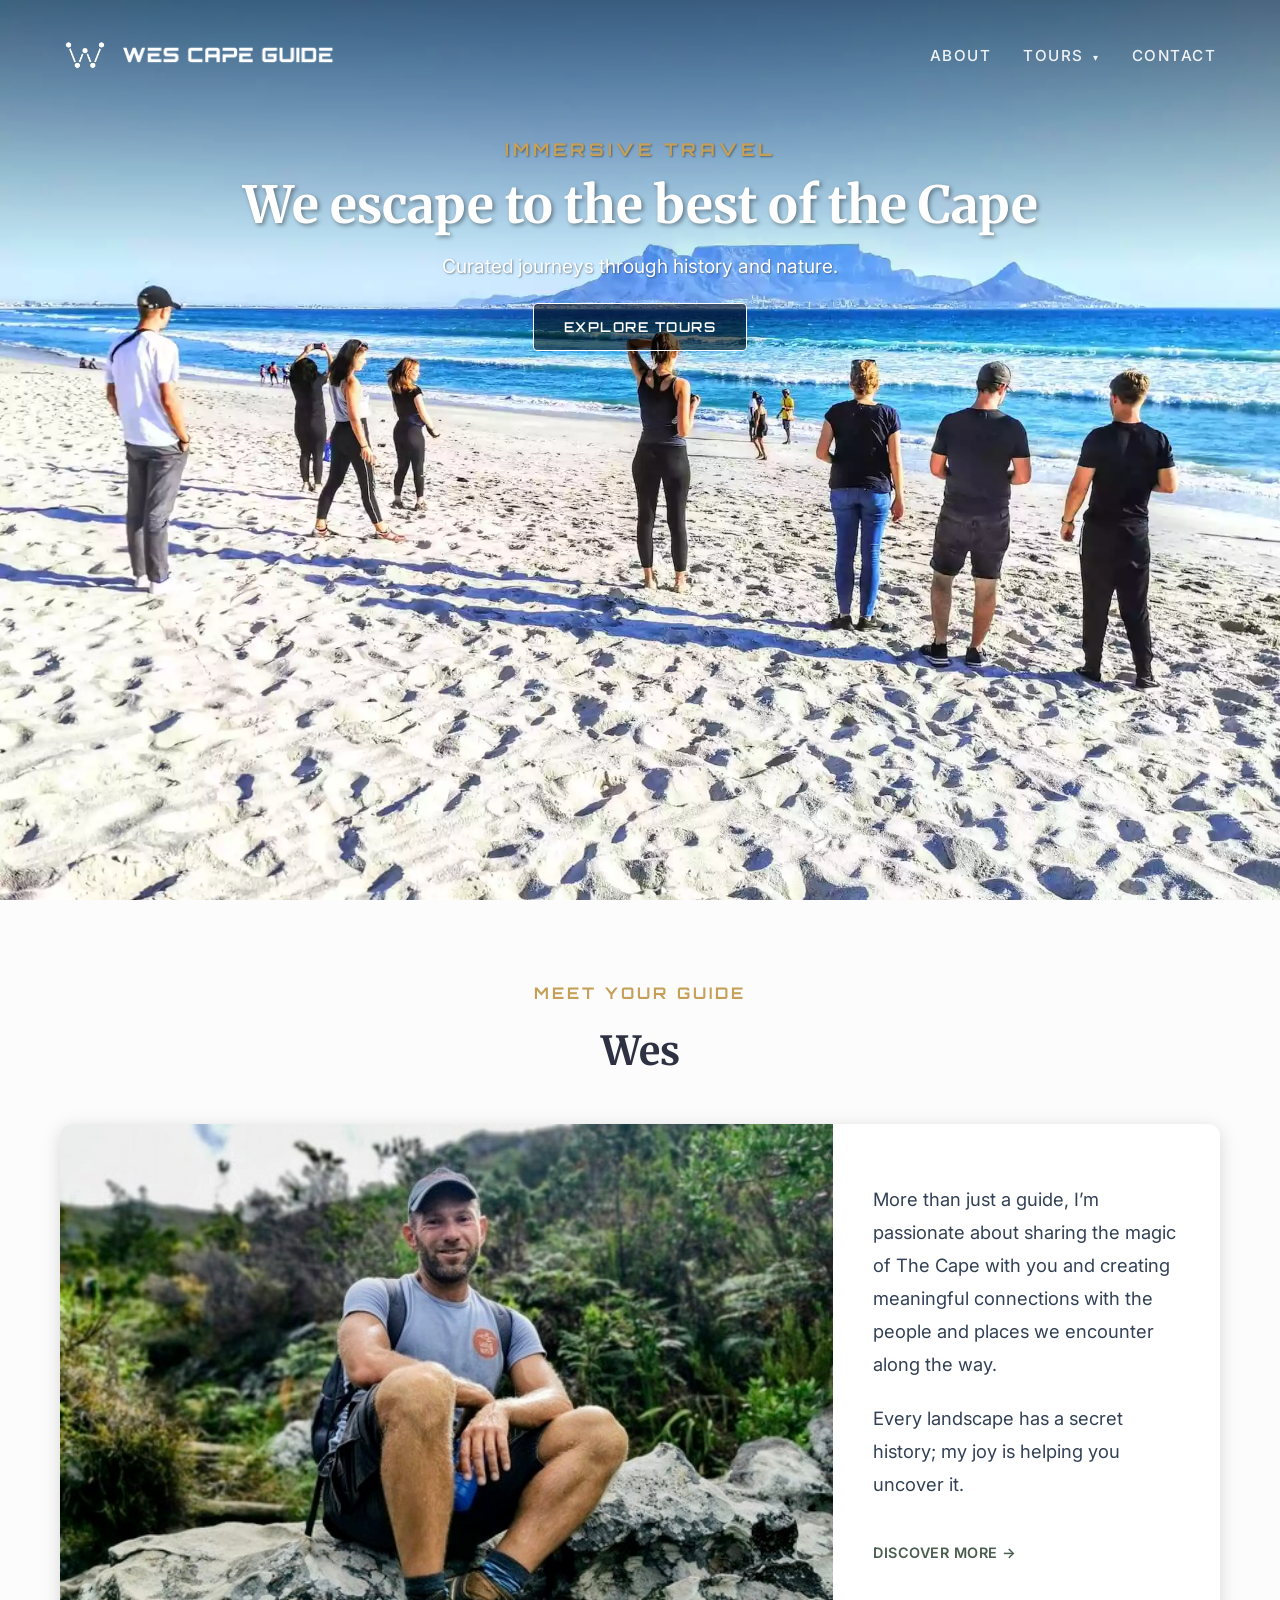
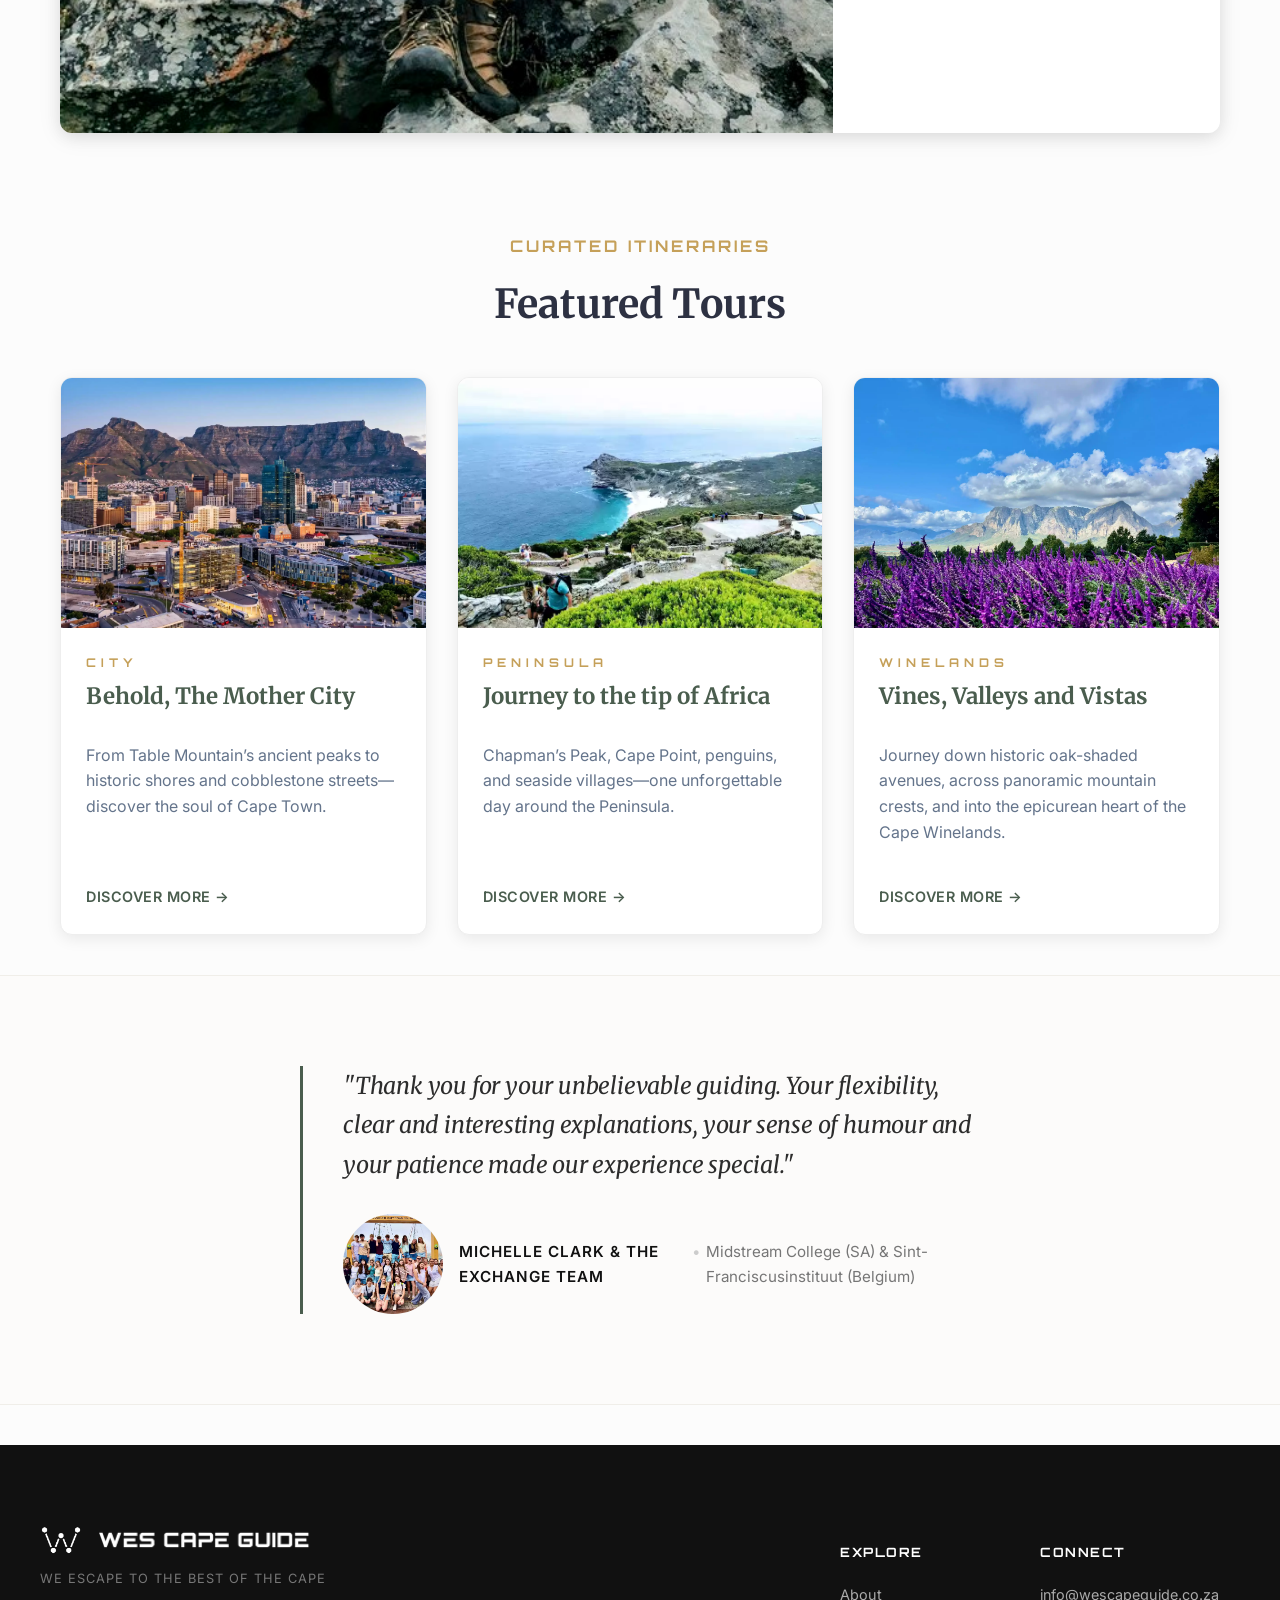
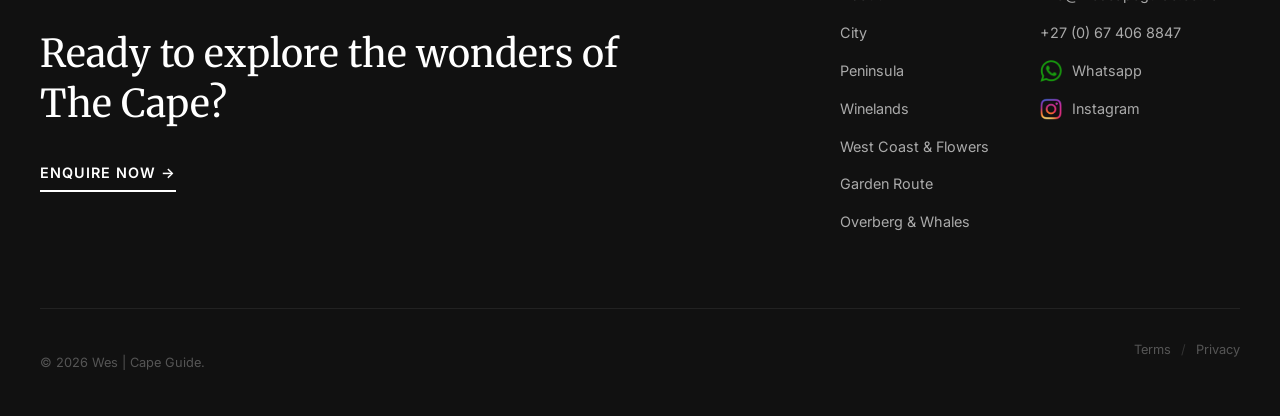
<file: index.html>
<!DOCTYPE html>
<html lang="en">
<head>
<!-- Google Tag Manager -->
<script>(function(w,d,s,l,i){w[l]=w[l]||[];w[l].push({'gtm.start':
new Date().getTime(),event:'gtm.js'});var f=d.getElementsByTagName(s)[0],
j=d.createElement(s),dl=l!='dataLayer'?'&l='+l:'';j.async=true;j.src=
'https://www.googletagmanager.com/gtm.js?id='+i+dl;f.parentNode.insertBefore(j,f);
})(window,document,'script','dataLayer','GTM-W47S6TVF');</script>
<!-- End Google Tag Manager -->
    <meta charset="UTF-8">
    <meta name="viewport" content="width=device-width, initial-scale=1.0">
    
    <title>Private Cape Town Tours & Guided Experiences | Wes | Cape Guide</title>
    <meta name="description" content="Discover the best of the Cape with Wes, your private tour guide. Custom, curated private tours across Cape Town, the Peninsula, Winelands, Garden Route, and West Coast.">
    <meta name="robots" content="index, follow">
    <link rel="canonical" href="https://wescapeguide.co.za/">

    <meta property="og:type" content="website">
    <meta property="og:url" content="https://wescapeguide.co.za/">
    <meta property="og:title" content="Private Cape Town Tours & Guided Experiences | Wes | Cape Guide">
    <meta property="og:description" content="Custom, curated private tours across Cape Town, the Peninsula, Winelands, and beyond. Let's escape to the best of the Cape.">
    <meta property="og:image" content="https://wescapeguide.co.za/images/cape-town-city.webp"> <meta property="og:site_name" content="Wes | Cape Guide">

    <meta name="twitter:card" content="summary_large_image">
    <meta name="twitter:url" content="https://wescapeguide.co.za/">
    <meta name="twitter:title" content="Private Cape Town Tours | Wes | Cape Guide">
    <meta name="twitter:description" content="Custom, curated private tours across Cape Town, the Peninsula, Winelands, and beyond.">
    <meta name="twitter:image" content="https://wescapeguide.co.za/images/cape-town-city.webp">

    <link rel="icon" href="images/wes-cape-guide-logo-white-on-black-square.png" type="image/png">
    <link rel="preconnect" href="https://fonts.googleapis.com">
    <link rel="preconnect" href="https://fonts.gstatic.com" crossorigin>
    <link href="https://fonts.googleapis.com/css2?family=Orbitron:wght@500;700&family=Merriweather:ital,wght@0,400;0,700;1,400&family=Inter:wght@400;500;600&display=swap" rel="stylesheet">
    
    <link rel="stylesheet" href="style.css">
</head>
<body>
<!-- Google Tag Manager (noscript) -->
<noscript><iframe src="https://www.googletagmanager.com/ns.html?id=GTM-W47S6TVF"
height="0" width="0" style="display:none;visibility:hidden"></iframe></noscript>
<!-- End Google Tag Manager (noscript) -->

    <header>
        <a href="index.html" class="logo">
            <img src="images/logo-transparent.png" alt="Wes * Cape Guide Logo" class="logo-icon">
            <img src="images/wes-cape-guide-logo.png" alt="Wes | Cape Guide Logo" class="logo-img">
        </a>
        
        <!-- Mobile Menu Toggle Button -->
        <button class="nav-toggle" aria-label="Toggle Navigation" aria-expanded="false">
            <span class="hamburger"></span>
        </button>
        
        <nav class="nav-menu">
            <ul class="nav-links">
                <li><a href="about.html">About</a></li>
                <li class="dropdown">
                    <a href="tours.html" class="dropdown-toggle">Tours <span class="arrow">&#9662;</span></a>
                    <ul class="dropdown-menu">
                        <li><a href="tours.html">All Tours</a></li>
                        <li><a href="tours/city.html">City</a></li>
                        <li><a href="tours/peninsula.html">Peninsula</a></li>
                        <li><a href="tours/winelands.html">Winelands</a></li>
                        <li><a href="tours/west-coast-flowers.html">West Coast & Flowers</a></li>
                        <li><a href="tours/garden-route-three-day.html">Garden Route</a></li>
                        <li><a href="tours/overberg-whales.html">Overberg & Whales</a></li>
                    </ul>
                </li>
                <li><a href="contact.html">Contact</a></li>
            </ul>
        </nav>
    </header>
    
    <section class="hero-parallax-wrapper">
        <div class="hero-parallax-bg hero-home-bg"></div>
        <div class="hero hero-home">
            <div class="hero-content">
                <span class="hero-eyebrow">Immersive Travel</span>
                <h1>We escape to the best of the Cape</h1>
                <p>Curated journeys through history and nature.</p>
                <a href="tours.html" class="btn">Explore Tours</a>
            </div>
        </div>
    </section>

    <main class="container">
            
        <!-- Grouped the heading and profile card into a single semantic section -->
        <!-- Your CSS can now cleanly color this entire section block or apply alternate background shifts -->
        <section class="profile-introduction-section section-space-bottom">
            <div class="text-content-block">
                <!-- Eyebrows look fantastic using --accent-gold or --text-muted -->
                <span class="eyebrow">Meet your guide</span>
                <h2 class="section-title">Wes</h2>
            </div>

            <a href="about.html" class="profile-card-link">
                <div class="profile-split-block media-left home-profile-card">
                    <div class="profile-split-media">
                        <img src="images/wes-contact.jpeg" alt="Wes - Professional Tour Guide" class="profile-split-image home-profile-crop">
                    </div>
                    <div class="profile-split-text">
                        <!-- Main text uses --text-main -->
                        <p class="lead-paragraph">More than just a guide, I’m passionate about sharing the magic of The Cape with you and creating meaningful connections with the people and places we encounter along the way.</p>
                        <p class="lead-paragraph">Every landscape has a secret history; my joy is helping you uncover it.</p>
                        <!-- Interactive links are perfect opportunities to introduce --primary-green or --accent-gold on hover -->
                        <span class="tour-link-text">Discover More &rarr;</span>
                    </div>
                </div>
            </a>
        </section>

        <section class="featured-tours-section section-space-bottom">
            <div class="text-content-block">
                <span class="eyebrow">Curated Itineraries</span>
                <h2 class="section-title">Featured Tours</h2>
            </div>
            
            <div class="tour-grid">
                <a href="tours/city.html" class="tour-card-link">
                    <article class="tour-card">
                        <img src="images/cape-town-city.webp" alt="City Tour" class="tour-image">
                        <div class="tour-info">
                            <!-- Category tags thrive on --primary-green text color or a soft subtle fill background -->
                            <span class="tour-category">City</span>
                            <h3>Behold, The Mother City</h3>
                            <p>From Table Mountain’s ancient peaks to historic shores and cobblestone streets—discover the soul of Cape Town.</p>
                            <span class="tour-link-text">Discover More &rarr;</span>
                        </div>
                    </article>
                </a>
                
                <a href="tours/peninsula.html" class="tour-card-link">
                    <article class="tour-card">
                        <img src="images/peninsula-cape-point-hike.webp" alt="Peninsula Tour" class="tour-image">
                        <div class="tour-info">
                            <span class="tour-category">Peninsula</span>
                            <h3>Journey to the tip of Africa</h3>
                            <p>Chapman’s Peak, Cape Point, penguins, and seaside villages—one unforgettable day around the Peninsula.</p>
                            <span class="tour-link-text">Discover More &rarr;</span>
                        </div>
                    </article>
                </a>
                
                <a href="tours/winelands.html" class="tour-card-link">
                    <article class="tour-card">
                        <img src="images/delaire-graff-wine-estate.webp" alt="Winelands Tour" class="tour-image">
                        <div class="tour-info">
                            <span class="tour-category">Winelands</span>
                            <h3>Vines, Valleys and Vistas</h3>
                            <p>Journey down historic oak-shaded avenues, across panoramic mountain crests, and into the epicurean heart of the Cape Winelands.</p>
                            <span class="tour-link-text">Discover More &rarr;</span>
                        </div>
                    </article>
                </a>
            </div>
        </section>
    
    </main>

    <!-- Testimonials are beautiful when wrapped completely in a --light-gray canvas to break up white spacing -->
    <section class="testimonial-section-v2">
        <div class="testimonial-container-v2">
            <!-- Merriweather Italic typography works incredibly here for editorial flare -->
            <blockquote class="testimonial-text-v2">
                "Thank you for your unbelievable guiding. Your flexibility, clear and interesting explanations, your sense of humour and your patience made our experience special."
            </blockquote>
            <div class="testimonial-profile-v2">
                <img src="images/reviewer-midstream.webp" alt="Michelle Clark" class="testimonial-avatar">
                <div class="testimonial-author-v2">
                    <strong class="author-name-v2">Michelle Clark & The Exchange Team</strong>
                    <!-- Uses --text-muted to step back and sit beneath the bold name -->
                    <span class="author-location-v2">Midstream College (SA) & Sint-Franciscusinstituut (Belgium)</span>
                </div>
            </div>
        </div>
    </section>

    <!-- Footers ground your look perfectly using a massive block of --dark-blue -->
    <footer class="editorial-footer">
        <div class="footer-top-row">
            <div class="footer-hero-block">
                <a href="index.html" class="logo">
                    <img src="images/logo-transparent.png" alt="Wes * Cape Guide Logo" class="logo-icon">
                    <img src="images/wes-cape-guide-logo.png" alt="Wes | Cape Guide Logo" class="logo-img">
                </a>
                <p class="editorial-snippet">We escape to the best of The Cape</p>
                <h2 class="footer-big-prompt">Ready to explore the wonders of <span class="no-wrap">The Cape?</span></h2>
                <!-- Buttons inside dark footers look remarkable styled with --accent-gold or crisp --white wireframes -->
                <a href="contact.html" class="editorial-btn">Enquire Now &rarr;</a>
            </div>
            <div class="footer-links-block">
                <div class="links-sub-col">
                    <h4>Explore</h4>
                    <a href="about.html">About</a>
                    <a href="tours/city.html">City</a>
                    <a href="tours/peninsula.html">Peninsula</a>
                    <a href="tours/winelands.html">Winelands</a>
                    <a href="tours/west-coast-flowers.html">West Coast & Flowers</a>
                    <a href="tours/garden-route-three-day.html">Garden Route</a>
                    <a href="tours/overberg-whales.html">Overberg & Whales</a>
                </div>
                <div class="links-sub-col">
                    <h4>Connect</h4>
                    <a href="mailto:info@wescapeguide.co.za">info@wescapeguide.co.za</a>
                    <a href="tel:+27674068847">+27 (0) 67 406 8847</a>
                    <a href="https://wa.me/27674068847?text=Hi Wes!%20I'd%20like%20to%20enquire%20about%20a%20tour..." target="_blank" style="display: inline-flex; align-items: center; gap: 10px; white-space: nowrap;">
                        <img src="images/whatsapp-logo.png" alt="WhatsApp" style="width: 22px; height: 22px; display: block;">
                        <span>Whatsapp</span>
                    </a>
                    <a href="https://www.instagram.com/wescapeguide" target="_blank" style="display: inline-flex; align-items: center; gap: 10px; white-space: nowrap;">
                        <img src="images/instagram-logo.png" alt="Instagram" style="width: 22px; height: 22px; display: block;">
                        <span>Instagram</span>
                    </a>
                </div>
            </div>
        </div>
        <div class="editorial-bottom">
            <p>&copy; 2026 Wes | Cape Guide.</p>
            <div class="editorial-legal">
                <a href="terms.html">Terms</a>
                <span class="sep">/</span>
                <a href="privacy.html">Privacy</a>
            </div>
        </div>
    </footer>
    <script>
    document.addEventListener('DOMContentLoaded', () => {
        const toggleBtn = document.querySelector('.nav-toggle');
        const navMenu = document.querySelector('.nav-menu');
        const dropdown = document.querySelector('.dropdown');
        const dropdownToggle = document.querySelector('.dropdown-toggle');

        // Toggle Main Mobile Drawer Panel
        toggleBtn.addEventListener('click', () => {
            const isOpen = toggleBtn.getAttribute('aria-expanded') === 'true';
            toggleBtn.setAttribute('aria-expanded', !isOpen);
            navMenu.classList.toggle('is-active');
            
            // Prevent body context from scrolling while full screen navigation view is processing
            document.body.style.overflow = isOpen ? '' : 'hidden';
        });

        // Toggle Nested Tours Dropdown Accordion Content on touch-screens
        dropdownToggle.addEventListener('click', (e) => {
            if (window.innerWidth <= 768) {
                e.preventDefault(); // Prevents instant navigational route skipping
                dropdown.classList.toggle('is-open');
            }
        });
    });
</script>
</body>
</html>
</file>
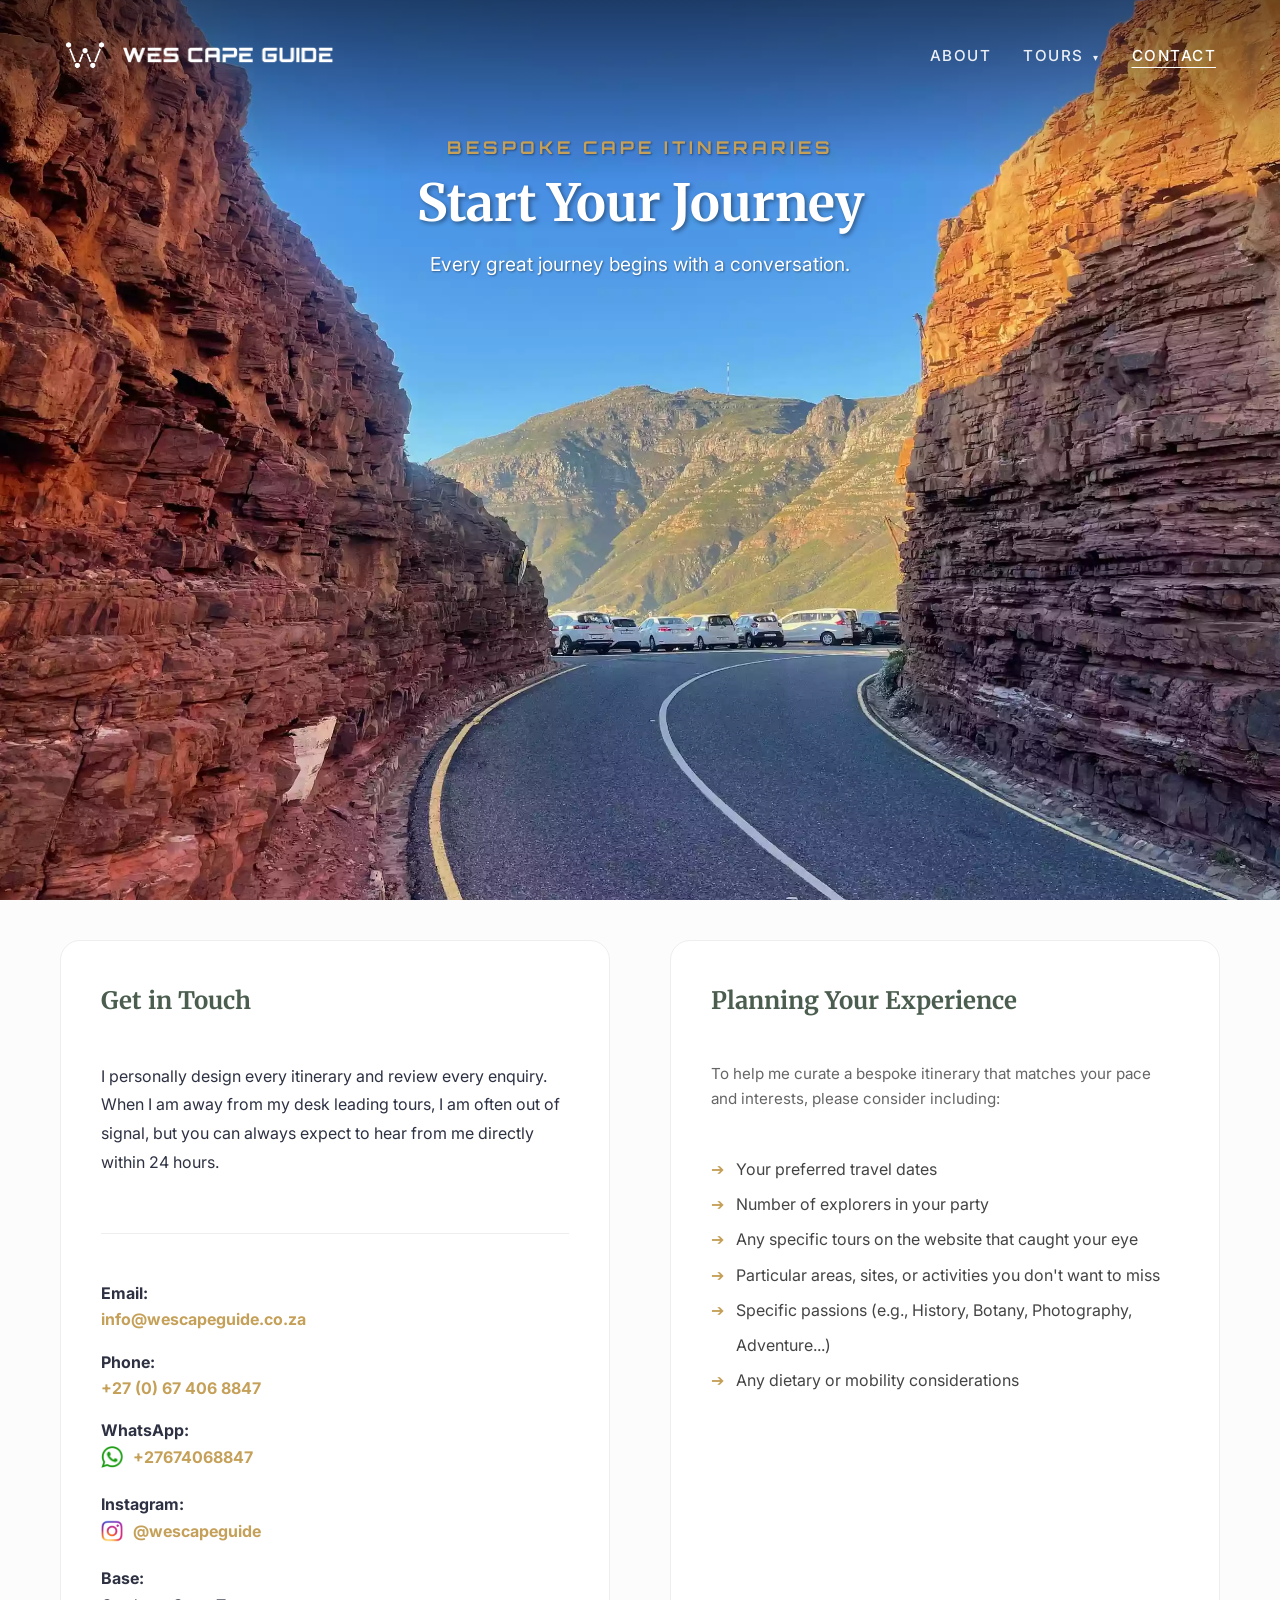
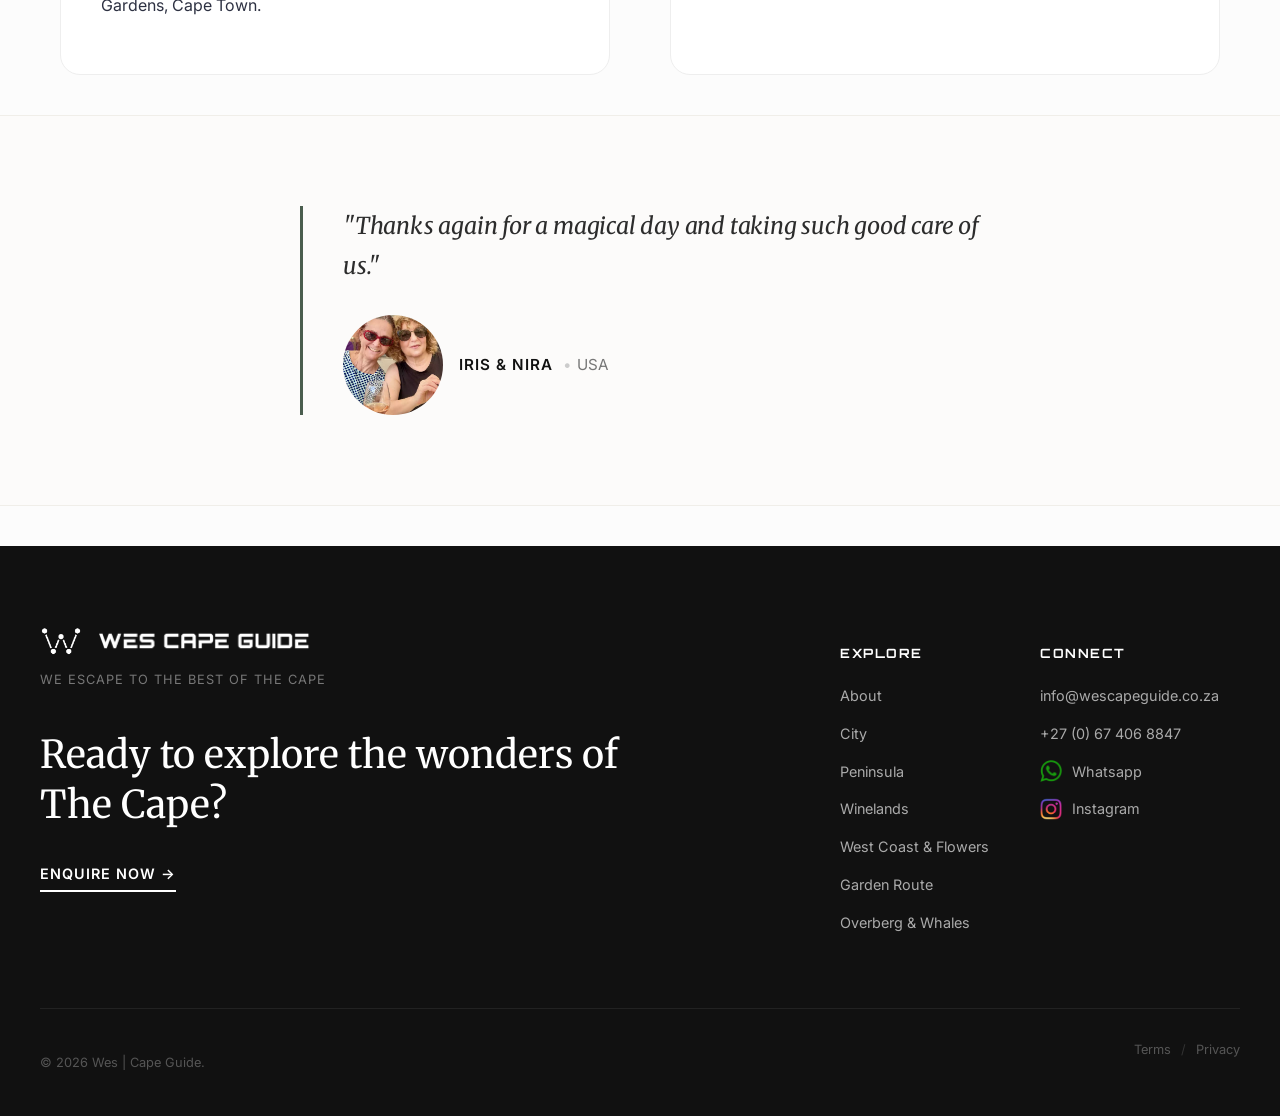
<file: contact.html>
<!DOCTYPE html>
<html lang="en">
<head>
<!-- Google Tag Manager -->
<script>(function(w,d,s,l,i){w[l]=w[l]||[];w[l].push({'gtm.start':
new Date().getTime(),event:'gtm.js'});var f=d.getElementsByTagName(s)[0],
j=d.createElement(s),dl=l!='dataLayer'?'&l='+l:'';j.async=true;j.src=
'https://www.googletagmanager.com/gtm.js?id='+i+dl;f.parentNode.insertBefore(j,f);
})(window,document,'script','dataLayer','GTM-W47S6TVF');</script>
<!-- End Google Tag Manager -->
    <meta charset="UTF-8">
    <meta name="viewport" content="width=device-width, initial-scale=1.0">
    
    <!-- Primary SEO Metadata -->
    <title>Book a Private Cape Town Tour | Contact Wes | Cape Guide</title>
    <meta name="description" content="Ready to experience the wonders of the Cape? Get in touch with Wes to plan, customize, and book your bespoke private tour across Cape Town and the Western Cape.">
    <meta name="robots" content="index, follow">
    <link rel="canonical" href="https://wescapeguide.co.za/contact.html">

    <!-- Open Graph / Facebook / WhatsApp (Social Media Cards) -->
    <meta property="og:type" content="website">
    <meta property="og:url" content="https://wescapeguide.co.za/contact.html">
    <meta property="og:title" content="Plan Your Bespoke Cape Experience | Wes | Cape Guide">
    <meta property="og:description" content="Every great journey begins with a conversation. Reach out directly to custom-design your private Western Cape itinerary.">
    <meta property="og:image" content="https://wescapeguide.co.za/images/cape-town-civic-centre-rainbow.webp"> <!-- Uses your striking custom layout/rainbow asset -->
    <meta property="og:site_name" content="Wes | Cape Guide">

    <!-- Twitter / X -->
    <meta name="twitter:card" content="summary_large_image">
    <meta name="twitter:url" content="https://wescapeguide.co.za/contact.html">
    <meta name="twitter:title" content="Contact Wes | Private Cape Town Tour Guide">
    <meta name="twitter:description" content="Get in touch to tailor-make a masterfully paced tour unique to your passions, group size, and dates.">
    <meta name="twitter:image" content="https://wescapeguide.co.za/images/cape-town-civic-centre-rainbow.webp">

    <!-- Favicon & Branding Icons -->
    <link rel="icon" href="images/logo-transparent.png" type="image/png">

    <!-- Performance: Fonts Preconnect -->
    <link rel="preconnect" href="https://fonts.googleapis.com">
    <link rel="preconnect" href="https://fonts.gstatic.com" crossorigin>
    <link href="https://fonts.googleapis.com/css2?family=Orbitron:wght@500;700&family=Merriweather:ital,wght@0,400;0,700;1,400&family=Inter:wght@400;500;600&display=swap" rel="stylesheet">
    
    <!-- Stylesheet -->
    <link rel="stylesheet" href="style.css">
</head>
<body id="contact-page">
    <!-- Google Tag Manager (noscript) -->
<noscript><iframe src="https://www.googletagmanager.com/ns.html?id=GTM-W47S6TVF"
height="0" width="0" style="display:none;visibility:hidden"></iframe></noscript>
<!-- End Google Tag Manager (noscript) -->
    <header>
        <a href="index.html" class="logo">
            <img src="images/logo-transparent.png" alt="Wes * Cape Guide Logo" class="logo-icon">
            <img src="images/wes-cape-guide-logo.png" alt="Wes | Cape Guide Logo" class="logo-img">
        </a>
        
        <!-- Mobile Menu Toggle Button -->
        <button class="nav-toggle" aria-label="Toggle Navigation" aria-expanded="false">
            <span class="hamburger"></span>
        </button>
        
        <nav class="nav-menu">
            <ul class="nav-links">
                <li><a href="about.html">About</a></li>
                <li class="dropdown">
                    <a href="tours.html" class="dropdown-toggle">Tours <span class="arrow">&#9662;</span></a>
                    <ul class="dropdown-menu">
                        <li><a href="tours.html">All Tours</a></li>
                        <li><a href="tours/city.html">City</a></li>
                        <li><a href="tours/peninsula.html">Peninsula</a></li>
                        <li><a href="tours/winelands.html">Winelands</a></li>
                        <li><a href="tours/west-coast-flowers.html">West Coast & Flowers</a></li>
                        <li><a href="tours/garden-route-three-day.html">Garden Route</a></li>
                        <li><a href="tours/overberg-whales.html">Overberg & Whales</a></li>
                    </ul>
                </li>
                <li><a href="contact.html" class="current">Contact</a></li>
            </ul>
        </nav>
    </header>
    <section class="hero-parallax-wrapper">
    <div class="hero-parallax-bg hero-contact-bg"></div>
    <div class="hero hero-contact">
        <div class="hero-content">
            <span class="hero-eyebrow">Bespoke Cape Itineraries</span>
            <h1>Start Your Journey</h1>
            <p class="hero-lead">Every great journey begins with a conversation.</p>
        </div>
    </div>
    </section>

    <main class="container section-space-bottom">
        <div class="contact-grid">
            
            <div class="consultation-card">
                <h2 class="contact-section-title">Get in Touch</h2>
                <p class="contact-lead-text">I personally design every itinerary and review every enquiry. When I am away from my desk leading tours, I am often out of signal, but you can always expect to hear from me directly within 24 hours.</p>
                
                <div class="contact-methods-wrapper">
                    <p><strong>Email:</strong><br>
                    <a href="mailto:info@wescapeguide.co.za" class="contact-link">info@wescapeguide.co.za</a></p>
                    
                    <p><strong>Phone:</strong><br>
                    <a href="tel:+27674068847" class="contact-link">+27 (0) 67 406 8847</a></p>
                    <p><strong>WhatsApp:</strong><br>
                        <a href="https://wa.me/27674068847?text=Hi Wes!%20I'd%20like%20to%20enquire%20about%20a%20tour..." class="contact-link" target="_blank" style="display: inline-flex; align-items: center; gap: 10px; white-space: nowrap;">
                            <img src="images/whatsapp-logo.png" alt="WhatsApp" style="width: 22px; height: 22px; display: block;">
                            <span>+27674068847</span>
                        </a>
                    </p>
                    <p><strong>Instagram:</strong><br>
                       <a href="https://www.instagram.com/wescapeguide" class="contact-link" target="_blank" style="display: inline-flex; align-items: center; gap: 10px; white-space: nowrap;">
                        <img src="images/instagram-logo.png" alt="Instagram" style="width: 22px; height: 22px; display: block;">
                        <span>@wescapeguide</span>
                        </a>
                    </p>
                    <p><strong>Base:</strong><br>
                    Gardens, Cape Town.</p>
                </div>
            </div>

            <div class="consultation-card">
                <h2 class="contact-section-title">Planning Your Experience</h2>
                <p class="consultation-lead-meta">To help me curate a bespoke itinerary that matches your pace and interests, please consider including:</p>
                
                <ul class="consultation-guide-list">
                    <!-- 1. The Foundation (Dates & Numbers) -->
                    <li>Your preferred travel dates</li>
                    <li>Number of explorers in your party</li>
                    
                    <!-- 2. The Vision (Existing Tours or Custom Ideas) -->
                    <li>Any specific tours on the website that caught your eye</li>
                    <li>Particular areas, sites, or activities you don't want to miss</li>
                    <li>Specific passions (e.g., History, Botany, Photography, Adventure...)</li>
                    
                    <!-- 3. The Essentials (Important constraints) -->
                    <li>Any dietary or mobility considerations</li>
                </ul>
            </div>

        </div>
    </main>

    <section class="testimonial-section-v2">
        <div class="testimonial-container-v2">
            <blockquote class="testimonial-text-v2">
                "Thanks again for a magical day and taking such good care of us."
            </blockquote>
            
            <div class="testimonial-profile-v2">
                <img src="images/reviewer-iris-nira.webp" alt="Iris &amp; Nira" class="testimonial-avatar">
                <div class="testimonial-author-v2">
                    <strong class="author-name-v2">Iris &amp; Nira</strong>
                    <span class="author-location-v2">USA</span>
                </div>
            </div>
        </div>
    </section>

    <!-- GLOBAL STANDARD EDITORIAL FOOTER -->
    <footer class="editorial-footer">
        <div class="footer-top-row">
            <div class="footer-hero-block">
                <a href="index.html" class="logo">
                    <img src="images/logo-transparent.png" alt="Wes * Cape Guide Logo" class="logo-icon">
                    <img src="images/wes-cape-guide-logo.png" alt="Wes | Cape Guide Logo" class="logo-img">
                </a>
                <p class="editorial-snippet">We escape to the best of The Cape</p>
                <h2 class="footer-big-prompt">Ready to explore the wonders of <span class="no-wrap">The Cape?</span></h2>
                <a href="contact.html" class="editorial-btn">Enquire Now &rarr;</a>
            </div>
            <div class="footer-links-block">
                <div class="links-sub-col">
                    <h4>Explore</h4>
                    <a href="about.html">About</a>
                    <a href="tours/city.html">City</a>
                    <a href="tours/peninsula.html">Peninsula</a>
                    <a href="tours/winelands.html">Winelands</a>
                    <!-- Paths realigned to match primary filesystem tokens -->
                    <a href="tours/west-coast-flowers.html">West Coast & Flowers</a>
                    <a href="tours/garden-route-three-day.html">Garden Route</a>
                    <a href="tours/overberg-whales.html">Overberg & Whales</a>
                </div>
                <div class="links-sub-col">
                    <h4>Connect</h4>
                    <a href="mailto:info@wescapeguide.co.za">info@wescapeguide.co.za</a>
                    <a href="tel:+27674068847">+27 (0) 67 406 8847</a>
                    <a href="https://wa.me/27674068847?text=Hi Wes!%20I'd%20like%20to%20enquire%20about%20a%20tour..." target="_blank" style="display: inline-flex; align-items: center; gap: 10px; white-space: nowrap;">
                        <img src="images/whatsapp-logo.png" alt="WhatsApp" style="width: 22px; height: 22px; display: block;">
                        <span>Whatsapp</span>
                    </a>
                    <a href="https://www.instagram.com/wescapeguide" target="_blank" style="display: inline-flex; align-items: center; gap: 10px; white-space: nowrap;">
                        <img src="images/instagram-logo.png" alt="Instagram" style="width: 22px; height: 22px; display: block;">
                        <span>Instagram</span>
                    </a>
                </div>
            </div>
        </div>
        <div class="editorial-bottom">
            <p>&copy; 2026 Wes | Cape Guide.</p>
            <div class="editorial-legal">
                <a href="terms.html">Terms</a>
                <span class="sep">/</span>
                <a href="privacy.html">Privacy</a>
            </div>
        </div>
    </footer>
    <script>
    document.addEventListener('DOMContentLoaded', () => {
        const toggleBtn = document.querySelector('.nav-toggle');
        const navMenu = document.querySelector('.nav-menu');
        const dropdown = document.querySelector('.dropdown');
        const dropdownToggle = document.querySelector('.dropdown-toggle');

        // Toggle Main Mobile Drawer Panel
        toggleBtn.addEventListener('click', () => {
            const isOpen = toggleBtn.getAttribute('aria-expanded') === 'true';
            toggleBtn.setAttribute('aria-expanded', !isOpen);
            navMenu.classList.toggle('is-active');
            
            // Prevent body context from scrolling while full screen navigation view is processing
            document.body.style.overflow = isOpen ? '' : 'hidden';
        });

        // Toggle Nested Tours Dropdown Accordion Content on touch-screens
        dropdownToggle.addEventListener('click', (e) => {
            if (window.innerWidth <= 768) {
                e.preventDefault(); // Prevents instant navigational route skipping
                dropdown.classList.toggle('is-open');
            }
        });
    });
</script>
</body>
</html>
</file>
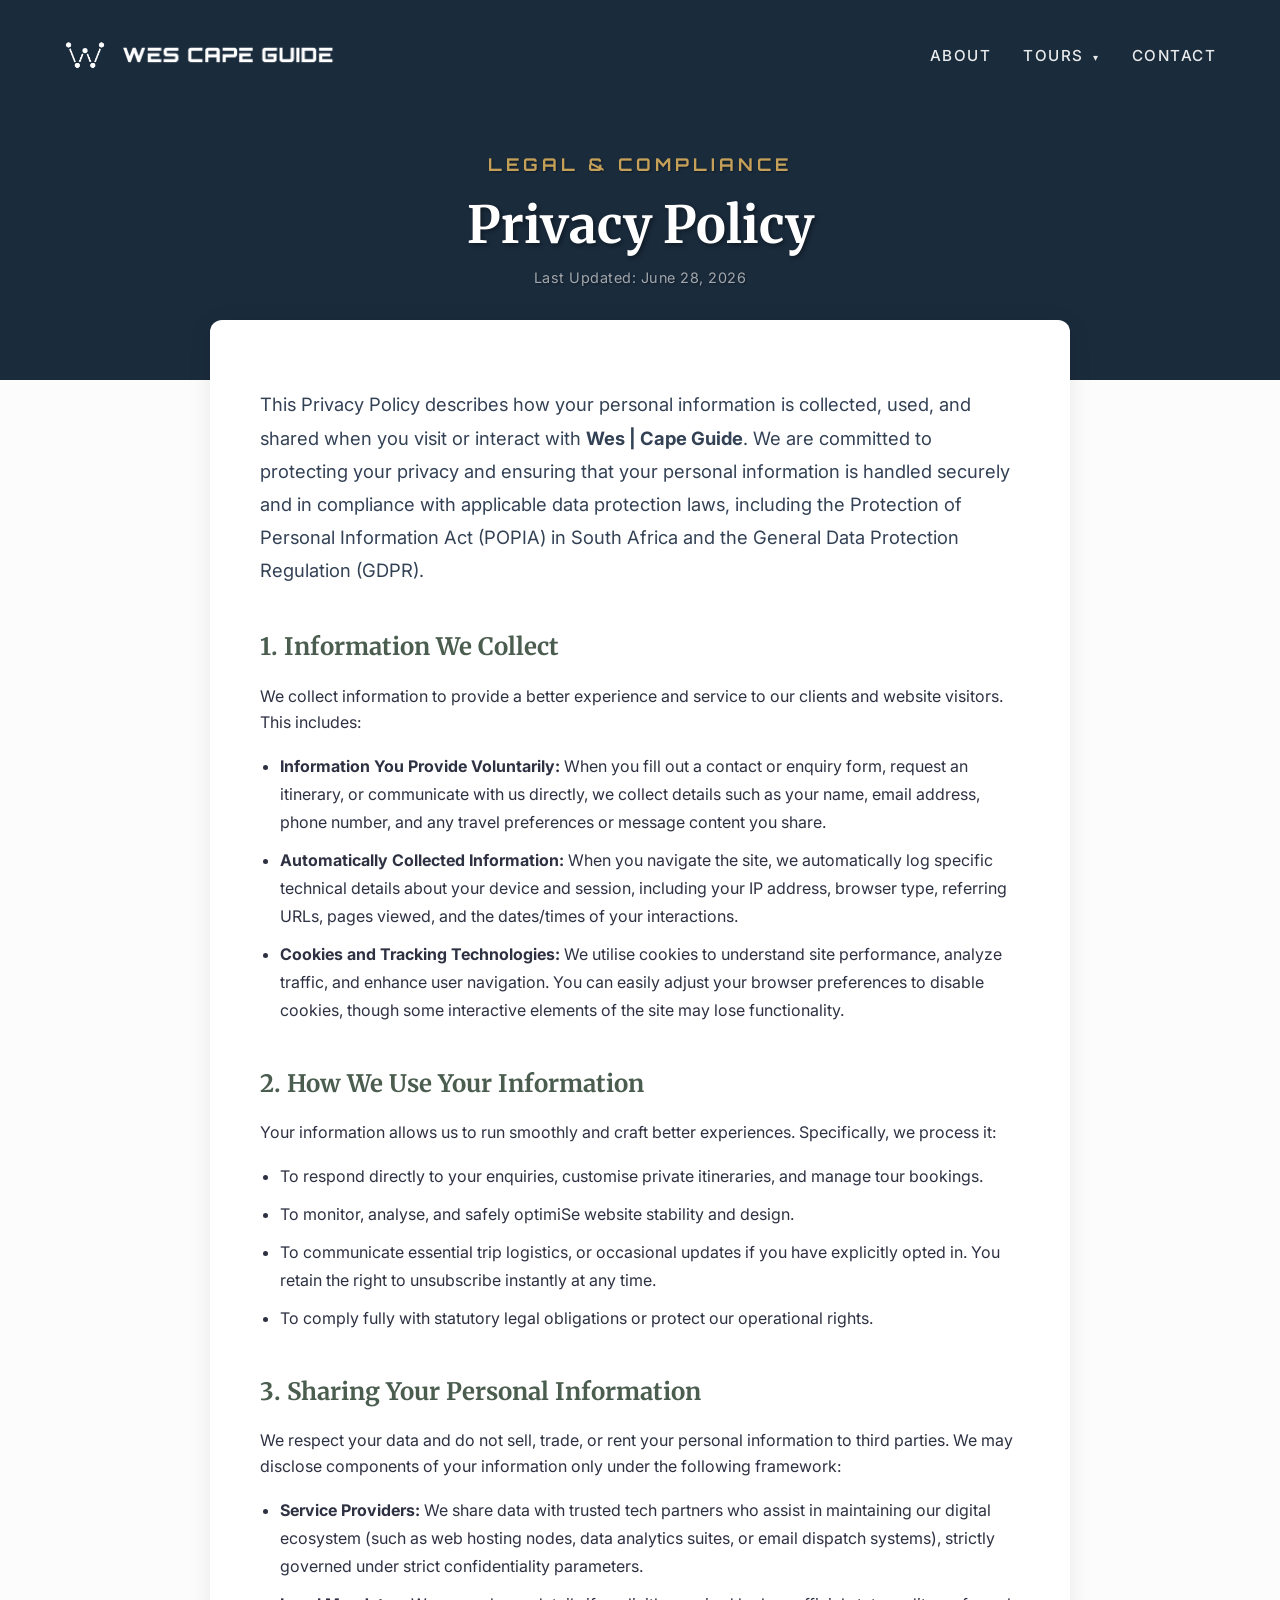
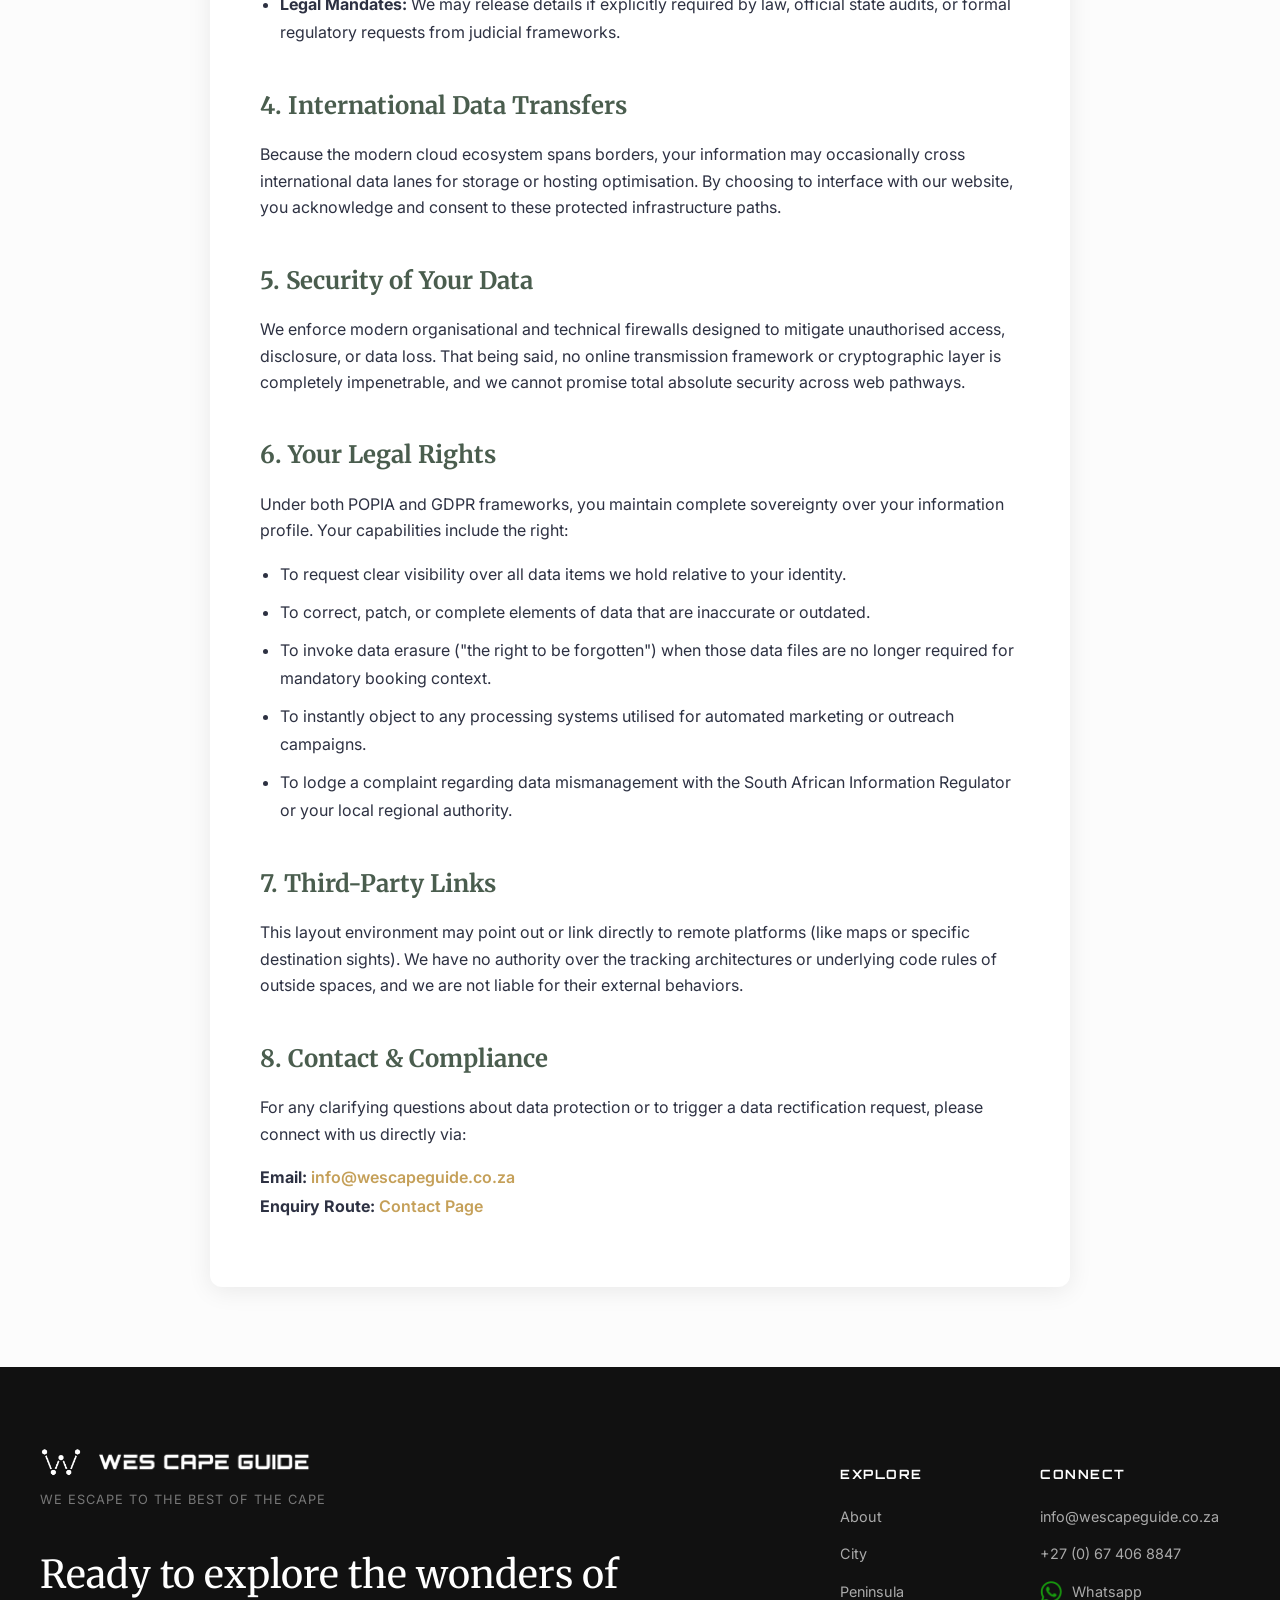
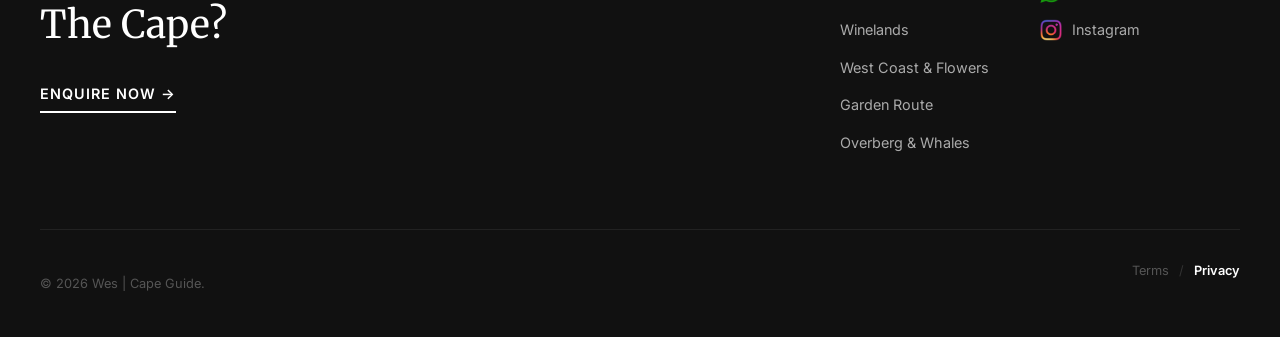
<file: privacy.html>
<!DOCTYPE html>
<html lang="en">
<head>
<!-- Google Tag Manager -->
<script>(function(w,d,s,l,i){w[l]=w[l]||[];w[l].push({'gtm.start':
new Date().getTime(),event:'gtm.js'});var f=d.getElementsByTagName(s)[0],
j=d.createElement(s),dl=l!='dataLayer'?'&l='+l:'';j.async=true;j.src=
'https://www.googletagmanager.com/gtm.js?id='+i+dl;f.parentNode.insertBefore(j,f);
})(window,document,'script','dataLayer','GTM-W47S6TVF');</script>
<!-- End Google Tag Manager -->
    <meta charset="UTF-8">
    <meta name="viewport" content="width=device-width, initial-scale=1.0">
    
    <!-- Primary Legal Metadata -->
    <title>Privacy Policy | Wes | Cape Guide</title>
    <meta name="description" content="Privacy policy details regarding the collection, protection, and handling of user data for Wes | Cape Guide.">
    
    <!-- Clean SEO Control -->
    <meta name="robots" content="noindex, follow">
    <link rel="canonical" href="https://wescapeguide.co.za/privacy.html">

    <!-- Favicon & Branding Icons -->
    <link rel="icon" href="images/logo-transparent.png" type="image/png">

    <!-- Performance: Fonts Preconnect -->
    <link rel="preconnect" href="https://fonts.googleapis.com">
    <link rel="preconnect" href="https://fonts.gstatic.com" crossorigin>
    <link href="https://fonts.googleapis.com/css2?family=Orbitron:wght@500;700&family=Merriweather:ital,wght@0,400;0,700;1,400&family=Inter:wght@400;500;600&display=swap" rel="stylesheet">
    
    <!-- Stylesheet -->
    <link rel="stylesheet" href="style.css">
</head>
<body>
<!-- Google Tag Manager (noscript) -->
<noscript><iframe src="https://www.googletagmanager.com/ns.html?id=GTM-W47S6TVF"
height="0" width="0" style="display:none;visibility:hidden"></iframe></noscript>
<!-- End Google Tag Manager (noscript) -->

    <!-- Main Site Navigation Header -->
    <header>
        <a href="index.html" class="logo">
            <img src="images/logo-transparent.png" alt="Wes * Cape Guide Logo" class="logo-icon">
            <img src="images/wes-cape-guide-logo.png" alt="Wes | Cape Guide Logo" class="logo-img">
        </a>
        
        <!-- Mobile Menu Toggle Button -->
        <button class="nav-toggle" aria-label="Toggle Navigation" aria-expanded="false">
            <span class="hamburger"></span>
        </button>
        
        <nav class="nav-menu">
            <ul class="nav-links">
                <li><a href="about.html">About</a></li>
                <li class="dropdown">
                    <a href="tours.html" class="dropdown-toggle">Tours <span class="arrow">&#9662;</span></a>
                    <ul class="dropdown-menu">
                        <li><a href="tours.html">All Tours</a></li>
                        <li><a href="tours/city.html">City</a></li>
                        <li><a href="tours/peninsula.html">Peninsula</a></li>
                        <li><a href="tours/winelands.html">Winelands</a></li>
                        <li><a href="tours/west-coast-flowers.html">West Coast & Flowers</a></li>
                        <li><a href="tours/garden-route-three-day.html">Garden Route</a></li>
                        <li><a href="tours/overberg-whales.html">Overberg & Whales</a></li>
                    </ul>
                </li>
                <li><a href="contact.html">Contact</a></li>
            </ul>
        </nav>
    </header>

    <!-- Low-profile Dark Banner to clear navigation and show white text links safely -->
    <section class="hero" style="height: 380px; min-height: 380px; background: var(--dark-blue); background-image: none; display: flex; align-items: center; justify-content: center;">
        <div style="transform: translateY(30px); text-align: center; width: 100%; padding: 0 20px;">
            <span class="hero-eyebrow">Legal & Compliance</span>
            <h1 style="margin: 0 auto 10px auto; color: var(--white);">Privacy Policy</h1>
            <p style="font-size: 0.9rem; color: rgba(255,255,255,0.6); font-family: var(--font-body); letter-spacing: 0.5px;">Last Updated: June 28, 2026</p>
        </div>
    </section>

    <!-- Content Layout utilizing standard global width alignment -->
    <main class="container" style="max-width: 900px; margin-top: -60px; position: relative; z-index: 10;">
        
        <div style="background: var(--white); padding: clamp(24px, 6vw, 50px); border-radius: 12px; box-shadow: var(--shadow); margin-bottom: 80px;">
            
            <p class="lead-paragraph">This Privacy Policy describes how your personal information is collected, used, and shared when you visit or interact with <strong>Wes | Cape Guide</strong>. We are committed to protecting your privacy and ensuring that your personal information is handled securely and in compliance with applicable data protection laws, including the Protection of Personal Information Act (POPIA) in South Africa and the General Data Protection Regulation (GDPR).</p>

            <h2 style="font-family: var(--font-heading); color: var(--primary-green); margin-top: 40px; margin-bottom: 15px; font-size: 1.5rem; text-align: left;">1. Information We Collect</h2>
            <p>We collect information to provide a better experience and service to our clients and website visitors. This includes:</p>
            <ul style="padding-left: 20px; margin-bottom: 24px; line-height: 1.75; color: var(--text-main);">
                <li style="margin-bottom: 10px;"><strong>Information You Provide Voluntarily:</strong> When you fill out a contact or enquiry form, request an itinerary, or communicate with us directly, we collect details such as your name, email address, phone number, and any travel preferences or message content you share.</li>
                <li style="margin-bottom: 10px;"><strong>Automatically Collected Information:</strong> When you navigate the site, we automatically log specific technical details about your device and session, including your IP address, browser type, referring URLs, pages viewed, and the dates/times of your interactions.</li>
                <li style="margin-bottom: 10px;"><strong>Cookies and Tracking Technologies:</strong> We utilise cookies to understand site performance, analyze traffic, and enhance user navigation. You can easily adjust your browser preferences to disable cookies, though some interactive elements of the site may lose functionality.</li>
            </ul>

            <h2 style="font-family: var(--font-heading); color: var(--primary-green); margin-top: 40px; margin-bottom: 15px; font-size: 1.5rem; text-align: left;">2. How We Use Your Information</h2>
            <p>Your information allows us to run smoothly and craft better experiences. Specifically, we process it:</p>
            <ul style="padding-left: 20px; margin-bottom: 24px; line-height: 1.75; color: var(--text-main);">
                <li style="margin-bottom: 10px;">To respond directly to your enquiries, customise private itineraries, and manage tour bookings.</li>
                <li style="margin-bottom: 10px;">To monitor, analyse, and safely optimiSe website stability and design.</li>
                <li style="margin-bottom: 10px;">To communicate essential trip logistics, or occasional updates if you have explicitly opted in. You retain the right to unsubscribe instantly at any time.</li>
                <li style="margin-bottom: 10px;">To comply fully with statutory legal obligations or protect our operational rights.</li>
            </ul>

            <h2 style="font-family: var(--font-heading); color: var(--primary-green); margin-top: 40px; margin-bottom: 15px; font-size: 1.5rem; text-align: left;">3. Sharing Your Personal Information</h2>
            <p>We respect your data and do not sell, trade, or rent your personal information to third parties. We may disclose components of your information only under the following framework:</p>
            <ul style="padding-left: 20px; margin-bottom: 24px; line-height: 1.75; color: var(--text-main);">
                <li style="margin-bottom: 10px;"><strong>Service Providers:</strong> We share data with trusted tech partners who assist in maintaining our digital ecosystem (such as web hosting nodes, data analytics suites, or email dispatch systems), strictly governed under strict confidentiality parameters.</li>
                <li style="margin-bottom: 10px;"><strong>Legal Mandates:</strong> We may release details if explicitly required by law, official state audits, or formal regulatory requests from judicial frameworks.</li>
            </ul>

            <h2 style="font-family: var(--font-heading); color: var(--primary-green); margin-top: 40px; margin-bottom: 15px; font-size: 1.5rem; text-align: left;">4. International Data Transfers</h2>
            <p>Because the modern cloud ecosystem spans borders, your information may occasionally cross international data lanes for storage or hosting optimisation. By choosing to interface with our website, you acknowledge and consent to these protected infrastructure paths.</p>

            <h2 style="font-family: var(--font-heading); color: var(--primary-green); margin-top: 40px; margin-bottom: 15px; font-size: 1.5rem; text-align: left;">5. Security of Your Data</h2>
            <p>We enforce modern organisational and technical firewalls designed to mitigate unauthorised access, disclosure, or data loss. That being said, no online transmission framework or cryptographic layer is completely impenetrable, and we cannot promise total absolute security across web pathways.</p>

            <h2 style="font-family: var(--font-heading); color: var(--primary-green); margin-top: 40px; margin-bottom: 15px; font-size: 1.5rem; text-align: left;">6. Your Legal Rights</h2>
            <p>Under both POPIA and GDPR frameworks, you maintain complete sovereignty over your information profile. Your capabilities include the right:</p>
            <ul style="padding-left: 20px; margin-bottom: 24px; line-height: 1.75; color: var(--text-main);">
                <li style="margin-bottom: 10px;">To request clear visibility over all data items we hold relative to your identity.</li>
                <li style="margin-bottom: 10px;">To correct, patch, or complete elements of data that are inaccurate or outdated.</li>
                <li style="margin-bottom: 10px;">To invoke data erasure ("the right to be forgotten") when those data files are no longer required for mandatory booking context.</li>
                <li style="margin-bottom: 10px;">To instantly object to any processing systems utilised for automated marketing or outreach campaigns.</li>
                <li style="margin-bottom: 10px;">To lodge a complaint regarding data mismanagement with the South African Information Regulator or your local regional authority.</li>
            </ul>

            <h2 style="font-family: var(--font-heading); color: var(--primary-green); margin-top: 40px; margin-bottom: 15px; font-size: 1.5rem; text-align: left;">7. Third-Party Links</h2>
            <p>This layout environment may point out or link directly to remote platforms (like maps or specific destination sights). We have no authority over the tracking architectures or underlying code rules of outside spaces, and we are not liable for their external behaviors.</p>

            <h2 style="font-family: var(--font-heading); color: var(--primary-green); margin-top: 40px; margin-bottom: 15px; font-size: 1.5rem; text-align: left;">8. Contact & Compliance</h2>
            <p>For any clarifying questions about data protection or to trigger a data rectification request, please connect with us directly via:</p>
            <ul style="list-style: none; padding-left: 0; line-height: 1.8; margin-top: 15px;">
                <li><strong>Email:</strong> <a href="mailto:info@wescapeguide.co.za" style="color: var(--accent-gold); text-decoration: none; font-weight: 600;">info@wescapeguide.co.za</a></li>
                <li><strong>Enquiry Route:</strong> <a href="contact.html" style="color: var(--accent-gold); text-decoration: none; font-weight: 600;">Contact Page</a></li>
            </ul>

        </div>

    </main>

    <!-- Editorial Standard Footer -->
    <footer class="editorial-footer">
        <div class="footer-top-row">
            <div class="footer-hero-block">
                <a href="index.html" class="logo">
                    <img src="images/logo-transparent.png" alt="Wes * Cape Guide Logo" class="logo-icon">
                    <img src="images/wes-cape-guide-logo.png" alt="Wes | Cape Guide Logo" class="logo-img">
                </a>
                <p class="editorial-snippet">We escape to the best of The Cape</p>
                <h2 class="footer-big-prompt">Ready to explore the wonders of <span class="no-wrap">The Cape?</span></h2>
                <a href="contact.html" class="editorial-btn">Enquire Now &rarr;</a>
            </div>
            <div class="footer-links-block">
                <div class="links-sub-col">
                    <h4>Explore</h4>
                    <a href="about.html">About</a>
                    <a href="tours/city.html">City</a>
                    <a href="tours/peninsula.html">Peninsula</a>
                    <a href="tours/winelands.html">Winelands</a>
                    <a href="tours/west-coast-flowers.html">West Coast & Flowers</a>
                    <a href="tours/garden-route-three-day.html">Garden Route</a>
                    <a href="tours/overberg-whales.html">Overberg & Whales</a>
                </div>
                <div class="links-sub-col">
                    <h4>Connect</h4>
                    <a href="mailto:info@wescapeguide.co.za">info@wescapeguide.co.za</a>
                    <a href="tel:+27674068847">+27 (0) 67 406 8847</a>
                    <a href="https://wa.me/27674068847?text=Hi Wes!%20I'd%20like%20to%20enquire%20about%20a%20tour..." target="_blank" style="display: inline-flex; align-items: center; gap: 10px; white-space: nowrap;">
                        <img src="images/whatsapp-logo.png" alt="WhatsApp" style="width: 22px; height: 22px; display: block;">
                        <span>Whatsapp</span>
                    </a>
                    <a href="https://www.instagram.com/wescapeguide" target="_blank" style="display: inline-flex; align-items: center; gap: 10px; white-space: nowrap;">
                        <img src="images/instagram-logo.png" alt="Instagram" style="width: 22px; height: 22px; display: block;">
                        <span>Instagram</span>
                    </a>
                </div>
            </div>
        </div>
        <div class="editorial-bottom">
            <p>&copy; 2026 Wes | Cape Guide.</p>
            <div class="editorial-legal">
                <a href="terms.html">Terms</a>
                <span class="sep">/</span>
                <a href="privacy.html" style="color: var(--white); font-weight: 600;">Privacy</a>
            </div>
        </div>
    </footer>
    <script>
    document.addEventListener('DOMContentLoaded', () => {
        const toggleBtn = document.querySelector('.nav-toggle');
        const navMenu = document.querySelector('.nav-menu');
        const dropdown = document.querySelector('.dropdown');
        const dropdownToggle = document.querySelector('.dropdown-toggle');

        // Toggle Main Mobile Drawer Panel
        toggleBtn.addEventListener('click', () => {
            const isOpen = toggleBtn.getAttribute('aria-expanded') === 'true';
            toggleBtn.setAttribute('aria-expanded', !isOpen);
            navMenu.classList.toggle('is-active');
            
            // Prevent body context from scrolling while full screen navigation view is processing
            document.body.style.overflow = isOpen ? '' : 'hidden';
        });

        // Toggle Nested Tours Dropdown Accordion Content on touch-screens
        dropdownToggle.addEventListener('click', (e) => {
            if (window.innerWidth <= 768) {
                e.preventDefault(); // Prevents instant navigational route skipping
                dropdown.classList.toggle('is-open');
            }
        });
    });
</script>
</body>
</html>
</file>
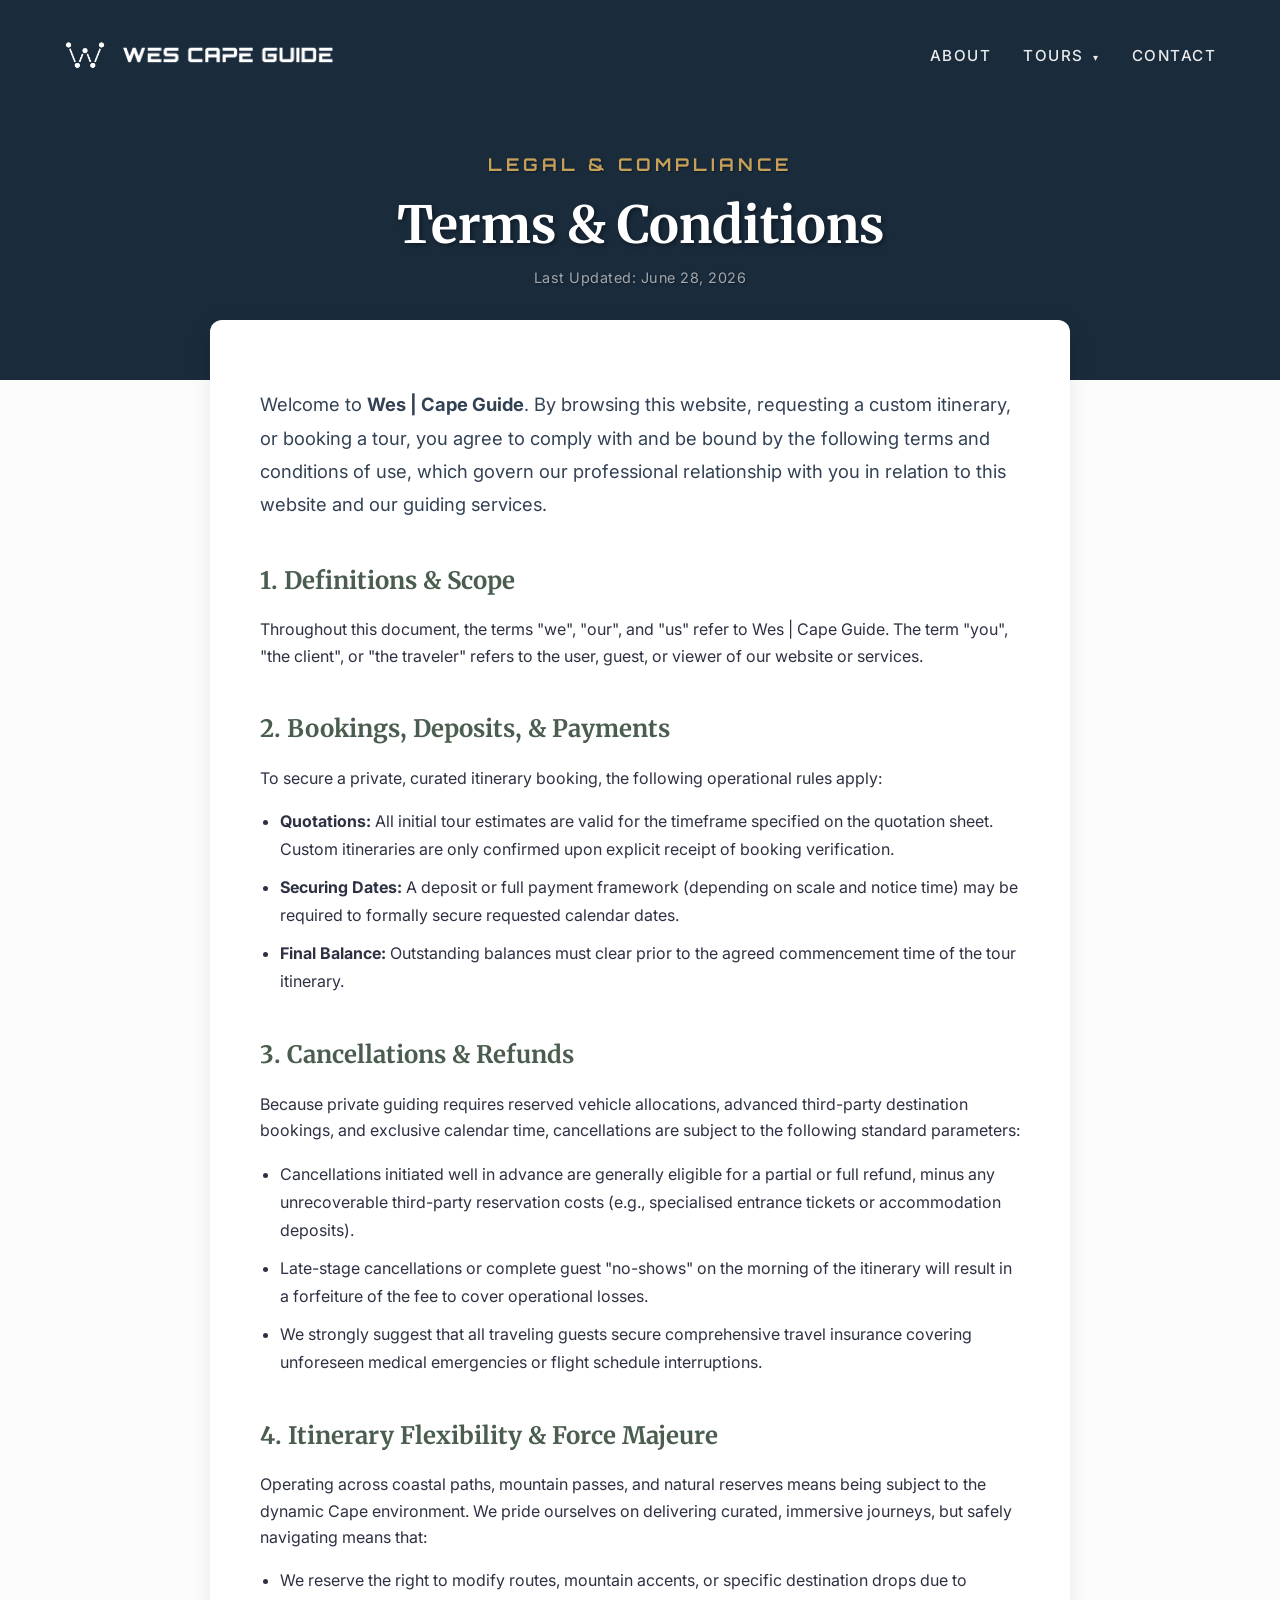
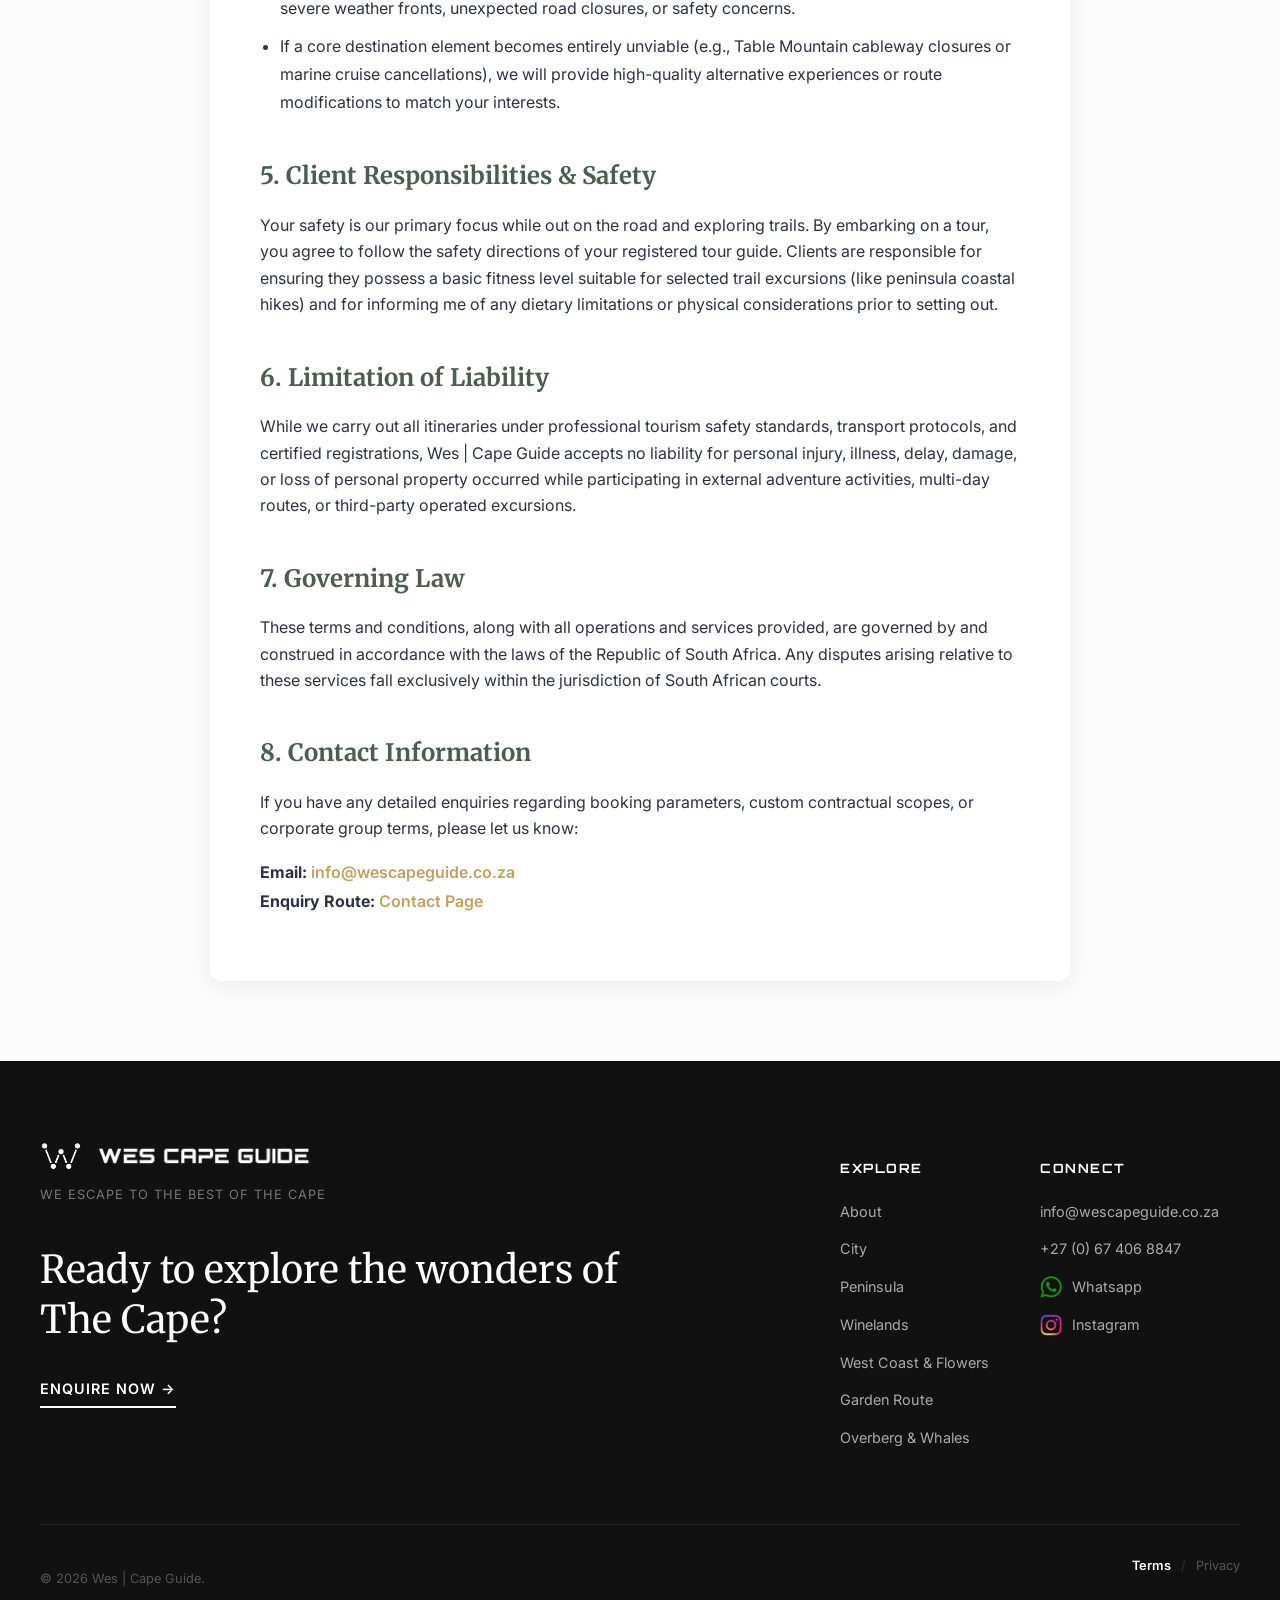
<file: terms.html>
<!DOCTYPE html>
<html lang="en">
<head>
<!-- Google Tag Manager -->
<script>(function(w,d,s,l,i){w[l]=w[l]||[];w[l].push({'gtm.start':
new Date().getTime(),event:'gtm.js'});var f=d.getElementsByTagName(s)[0],
j=d.createElement(s),dl=l!='dataLayer'?'&l='+l:'';j.async=true;j.src=
'https://www.googletagmanager.com/gtm.js?id='+i+dl;f.parentNode.insertBefore(j,f);
})(window,document,'script','dataLayer','GTM-W47S6TVF');</script>
<!-- End Google Tag Manager -->
    <meta charset="UTF-8">
    <meta name="viewport" content="width=device-width, initial-scale=1.0">
    
    <!-- Primary Legal Metadata -->
    <title>Terms & Conditions | Wes | Cape Guide</title>
    <meta name="description" content="Terms and conditions governing bookings, cancellations, and guiding services for Wes | Cape Guide.">
    
    <!-- Clean SEO Control -->
    <meta name="robots" content="noindex, follow">
    <link rel="canonical" href="https://wescapeguide.co.za/terms.html">

    <!-- Favicon & Branding Icons -->
    <link rel="icon" href="images/logo-transparent.png" type="image/png">

    <!-- Performance: Fonts Preconnect -->
    <link rel="preconnect" href="https://fonts.googleapis.com">
    <link rel="preconnect" href="https://fonts.gstatic.com" crossorigin>
    <link href="https://fonts.googleapis.com/css2?family=Orbitron:wght@500;700&family=Merriweather:ital,wght@0,400;0,700;1,400&family=Inter:wght@400;500;600&display=swap" rel="stylesheet">
    
    <!-- Stylesheet -->
    <link rel="stylesheet" href="style.css">
</head>
<body>
<!-- Google Tag Manager (noscript) -->
<noscript><iframe src="https://www.googletagmanager.com/ns.html?id=GTM-W47S6TVF"
height="0" width="0" style="display:none;visibility:hidden"></iframe></noscript>
<!-- End Google Tag Manager (noscript) -->

    <!-- Main Site Navigation Header -->
    <header>
        <a href="index.html" class="logo">
            <img src="images/logo-transparent.png" alt="Wes * Cape Guide Logo" class="logo-icon">
            <img src="images/wes-cape-guide-logo.png" alt="Wes | Cape Guide Logo" class="logo-img">
        </a>
        
        <!-- Mobile Menu Toggle Button -->
        <button class="nav-toggle" aria-label="Toggle Navigation" aria-expanded="false">
            <span class="hamburger"></span>
        </button>
        
        <nav class="nav-menu">
            <ul class="nav-links">
                <li><a href="about.html">About</a></li>
                <li class="dropdown">
                    <a href="tours.html" class="dropdown-toggle">Tours <span class="arrow">&#9662;</span></a>
                    <ul class="dropdown-menu">
                        <li><a href="tours.html">All Tours</a></li>
                        <li><a href="tours/city.html">City</a></li>
                        <li><a href="tours/peninsula.html">Peninsula</a></li>
                        <li><a href="tours/winelands.html">Winelands</a></li>
                        <li><a href="tours/west-coast-flowers.html">West Coast & Flowers</a></li>
                        <li><a href="tours/garden-route-three-day.html">Garden Route</a></li>
                        <li><a href="tours/overberg-whales.html">Overberg & Whales</a></li>
                    </ul>
                </li>
                <li><a href="contact.html">Contact</a></li>
            </ul>
        </nav>
    </header>

    <!-- Low-profile Dark Banner -->
    <section class="hero" style="height: 380px; min-height: 380px; background: var(--dark-blue); background-image: none; display: flex; align-items: center; justify-content: center;">
        <div style="transform: translateY(30px); text-align: center; width: 100%; padding: 0 20px;">
            <span class="hero-eyebrow">Legal & Compliance</span>
            <h1 style="margin: 0 auto 10px auto; color: var(--white);">Terms & Conditions</h1>
            <p style="font-size: 0.9rem; color: rgba(255,255,255,0.6); font-family: var(--font-body); letter-spacing: 0.5px;">Last Updated: June 28, 2026</p>
        </div>
    </section>

    <!-- Content Layout matching the Privacy page perfectly -->
    <main class="container" style="max-width: 900px; margin-top: -60px; position: relative; z-index: 10;">
        
        <div style="background: var(--white); padding: clamp(24px, 6vw, 50px); border-radius: 12px; box-shadow: var(--shadow); margin-bottom: 80px;">
            
            <p class="lead-paragraph">Welcome to <strong>Wes | Cape Guide</strong>. By browsing this website, requesting a custom itinerary, or booking a tour, you agree to comply with and be bound by the following terms and conditions of use, which govern our professional relationship with you in relation to this website and our guiding services.</p>

            <h2 style="font-family: var(--font-heading); color: var(--primary-green); margin-top: 40px; margin-bottom: 15px; font-size: 1.5rem; text-align: left;">1. Definitions & Scope</h2>
            <p>Throughout this document, the terms "we", "our", and "us" refer to Wes | Cape Guide. The term "you", "the client", or "the traveler" refers to the user, guest, or viewer of our website or services.</p>

            <h2 style="font-family: var(--font-heading); color: var(--primary-green); margin-top: 40px; margin-bottom: 15px; font-size: 1.5rem; text-align: left;">2. Bookings, Deposits, & Payments</h2>
            <p>To secure a private, curated itinerary booking, the following operational rules apply:</p>
            <ul style="padding-left: 20px; margin-bottom: 24px; line-height: 1.75; color: var(--text-main);">
                <li style="margin-bottom: 10px;"><strong>Quotations:</strong> All initial tour estimates are valid for the timeframe specified on the quotation sheet. Custom itineraries are only confirmed upon explicit receipt of booking verification.</li>
                <li style="margin-bottom: 10px;"><strong>Securing Dates:</strong> A deposit or full payment framework (depending on scale and notice time) may be required to formally secure requested calendar dates.</li>
                <li style="margin-bottom: 10px;"><strong>Final Balance:</strong> Outstanding balances must clear prior to the agreed commencement time of the tour itinerary.</li>
            </ul>

            <h2 style="font-family: var(--font-heading); color: var(--primary-green); margin-top: 40px; margin-bottom: 15px; font-size: 1.5rem; text-align: left;">3. Cancellations & Refunds</h2>
            <p>Because private guiding requires reserved vehicle allocations, advanced third-party destination bookings, and exclusive calendar time, cancellations are subject to the following standard parameters:</p>
            <ul style="padding-left: 20px; margin-bottom: 24px; line-height: 1.75; color: var(--text-main);">
                <li style="margin-bottom: 10px;">Cancellations initiated well in advance are generally eligible for a partial or full refund, minus any unrecoverable third-party reservation costs (e.g., specialised entrance tickets or accommodation deposits).</li>
                <li style="margin-bottom: 10px;">Late-stage cancellations or complete guest "no-shows" on the morning of the itinerary will result in a forfeiture of the fee to cover operational losses.</li>
                <li style="margin-bottom: 10px;">We strongly suggest that all traveling guests secure comprehensive travel insurance covering unforeseen medical emergencies or flight schedule interruptions.</li>
            </ul>

            <h2 style="font-family: var(--font-heading); color: var(--primary-green); margin-top: 40px; margin-bottom: 15px; font-size: 1.5rem; text-align: left;">4. Itinerary Flexibility & Force Majeure</h2>
            <p>Operating across coastal paths, mountain passes, and natural reserves means being subject to the dynamic Cape environment. We pride ourselves on delivering curated, immersive journeys, but safely navigating means that:</p>
            <ul style="padding-left: 20px; margin-bottom: 24px; line-height: 1.75; color: var(--text-main);">
                <li style="margin-bottom: 10px;">We reserve the right to modify routes, mountain accents, or specific destination drops due to severe weather fronts, unexpected road closures, or safety concerns.</li>
                <li style="margin-bottom: 10px;">If a core destination element becomes entirely unviable (e.g., Table Mountain cableway closures or marine cruise cancellations), we will provide high-quality alternative experiences or route modifications to match your interests.</li>
            </ul>

            <h2 style="font-family: var(--font-heading); color: var(--primary-green); margin-top: 40px; margin-bottom: 15px; font-size: 1.5rem; text-align: left;">5. Client Responsibilities & Safety</h2>
            <p>Your safety is our primary focus while out on the road and exploring trails. By embarking on a tour, you agree to follow the safety directions of your registered tour guide. Clients are responsible for ensuring they possess a basic fitness level suitable for selected trail excursions (like peninsula coastal hikes) and for informing me of any dietary limitations or physical considerations prior to setting out.</p>

            <h2 style="font-family: var(--font-heading); color: var(--primary-green); margin-top: 40px; margin-bottom: 15px; font-size: 1.5rem; text-align: left;">6. Limitation of Liability</h2>
            <p>While we carry out all itineraries under professional tourism safety standards, transport protocols, and certified registrations, Wes | Cape Guide accepts no liability for personal injury, illness, delay, damage, or loss of personal property occurred while participating in external adventure activities, multi-day routes, or third-party operated excursions.</p>

            <h2 style="font-family: var(--font-heading); color: var(--primary-green); margin-top: 40px; margin-bottom: 15px; font-size: 1.5rem; text-align: left;">7. Governing Law</h2>
            <p>These terms and conditions, along with all operations and services provided, are governed by and construed in accordance with the laws of the Republic of South Africa. Any disputes arising relative to these services fall exclusively within the jurisdiction of South African courts.</p>

            <h2 style="font-family: var(--font-heading); color: var(--primary-green); margin-top: 40px; margin-bottom: 15px; font-size: 1.5rem; text-align: left;">8. Contact Information</h2>
            <p>If you have any detailed enquiries regarding booking parameters, custom contractual scopes, or corporate group terms, please let us know:</p>
            <ul style="list-style: none; padding-left: 0; line-height: 1.8; margin-top: 15px;">
                <li><strong>Email:</strong> <a href="mailto:info@wescapeguide.co.za" style="color: var(--accent-gold); text-decoration: none; font-weight: 600;">info@wescapeguide.co.za</a></li>
                <li><strong>Enquiry Route:</strong> <a href="contact.html" style="color: var(--accent-gold); text-decoration: none; font-weight: 600;">Contact Page</a></li>
            </ul>

        </div>

    </main>

    <!-- Editorial Standard Footer -->
    <footer class="editorial-footer">
        <div class="footer-top-row">
            <div class="footer-hero-block">
                <a href="index.html" class="logo">
                    <img src="images/logo-transparent.png" alt="Wes * Cape Guide Logo" class="logo-icon">
                    <img src="images/wes-cape-guide-logo.png" alt="Wes | Cape Guide Logo" class="logo-img">
                </a>
                <p class="editorial-snippet">We escape to the best of The Cape</p>
                <h2 class="footer-big-prompt">Ready to explore the wonders of <span class="no-wrap">The Cape?</span></h2>
                <a href="contact.html" class="editorial-btn">Enquire Now &rarr;</a>
            </div>
            <div class="footer-links-block">
                <div class="links-sub-col">
                    <h4>Explore</h4>
                    <a href="about.html">About</a>
                    <a href="tours/city.html">City</a>
                    <a href="tours/peninsula.html">Peninsula</a>
                    <a href="tours/winelands.html">Winelands</a>
                    <a href="tours/west-coast-flowers.html">West Coast & Flowers</a>
                    <a href="tours/garden-route-three-day.html">Garden Route</a>
                    <a href="tours/overberg-whales.html">Overberg & Whales</a>
                </div>
                <div class="links-sub-col">
                    <h4>Connect</h4>
                    <a href="mailto:info@wescapeguide.co.za">info@wescapeguide.co.za</a>
                    <a href="tel:+27674068847">+27 (0) 67 406 8847</a>
                    <a href="https://wa.me/27674068847?text=Hi Wes!%20I'd%20like%20to%20enquire%20about%20a%20tour..." target="_blank" style="display: inline-flex; align-items: center; gap: 10px; white-space: nowrap;">
                        <img src="images/whatsapp-logo.png" alt="WhatsApp" style="width: 22px; height: 22px; display: block;">
                        <span>Whatsapp</span>
                    </a>
                    <a href="https://www.instagram.com/wescapeguide" target="_blank" style="display: inline-flex; align-items: center; gap: 10px; white-space: nowrap;">
                        <img src="images/instagram-logo.png" alt="Instagram" style="width: 22px; height: 22px; display: block;">
                        <span>Instagram</span>
                    </a>
                </div>
            </div>
        </div>
        <div class="editorial-bottom">
            <p>&copy; 2026 Wes | Cape Guide.</p>
            <div class="editorial-legal">
                <a href="terms.html" style="color: var(--white); font-weight: 600;">Terms</a>
                <span class="sep">/</span>
                <a href="privacy.html">Privacy</a>
            </div>
        </div>
    </footer>
    <script>
    document.addEventListener('DOMContentLoaded', () => {
        const toggleBtn = document.querySelector('.nav-toggle');
        const navMenu = document.querySelector('.nav-menu');
        const dropdown = document.querySelector('.dropdown');
        const dropdownToggle = document.querySelector('.dropdown-toggle');

        // Toggle Main Mobile Drawer Panel
        toggleBtn.addEventListener('click', () => {
            const isOpen = toggleBtn.getAttribute('aria-expanded') === 'true';
            toggleBtn.setAttribute('aria-expanded', !isOpen);
            navMenu.classList.toggle('is-active');
            
            // Prevent body context from scrolling while full screen navigation view is processing
            document.body.style.overflow = isOpen ? '' : 'hidden';
        });

        // Toggle Nested Tours Dropdown Accordion Content on touch-screens
        dropdownToggle.addEventListener('click', (e) => {
            if (window.innerWidth <= 768) {
                e.preventDefault(); // Prevents instant navigational route skipping
                dropdown.classList.toggle('is-open');
            }
        });
    });
</script>
</body>
</html>
</file>
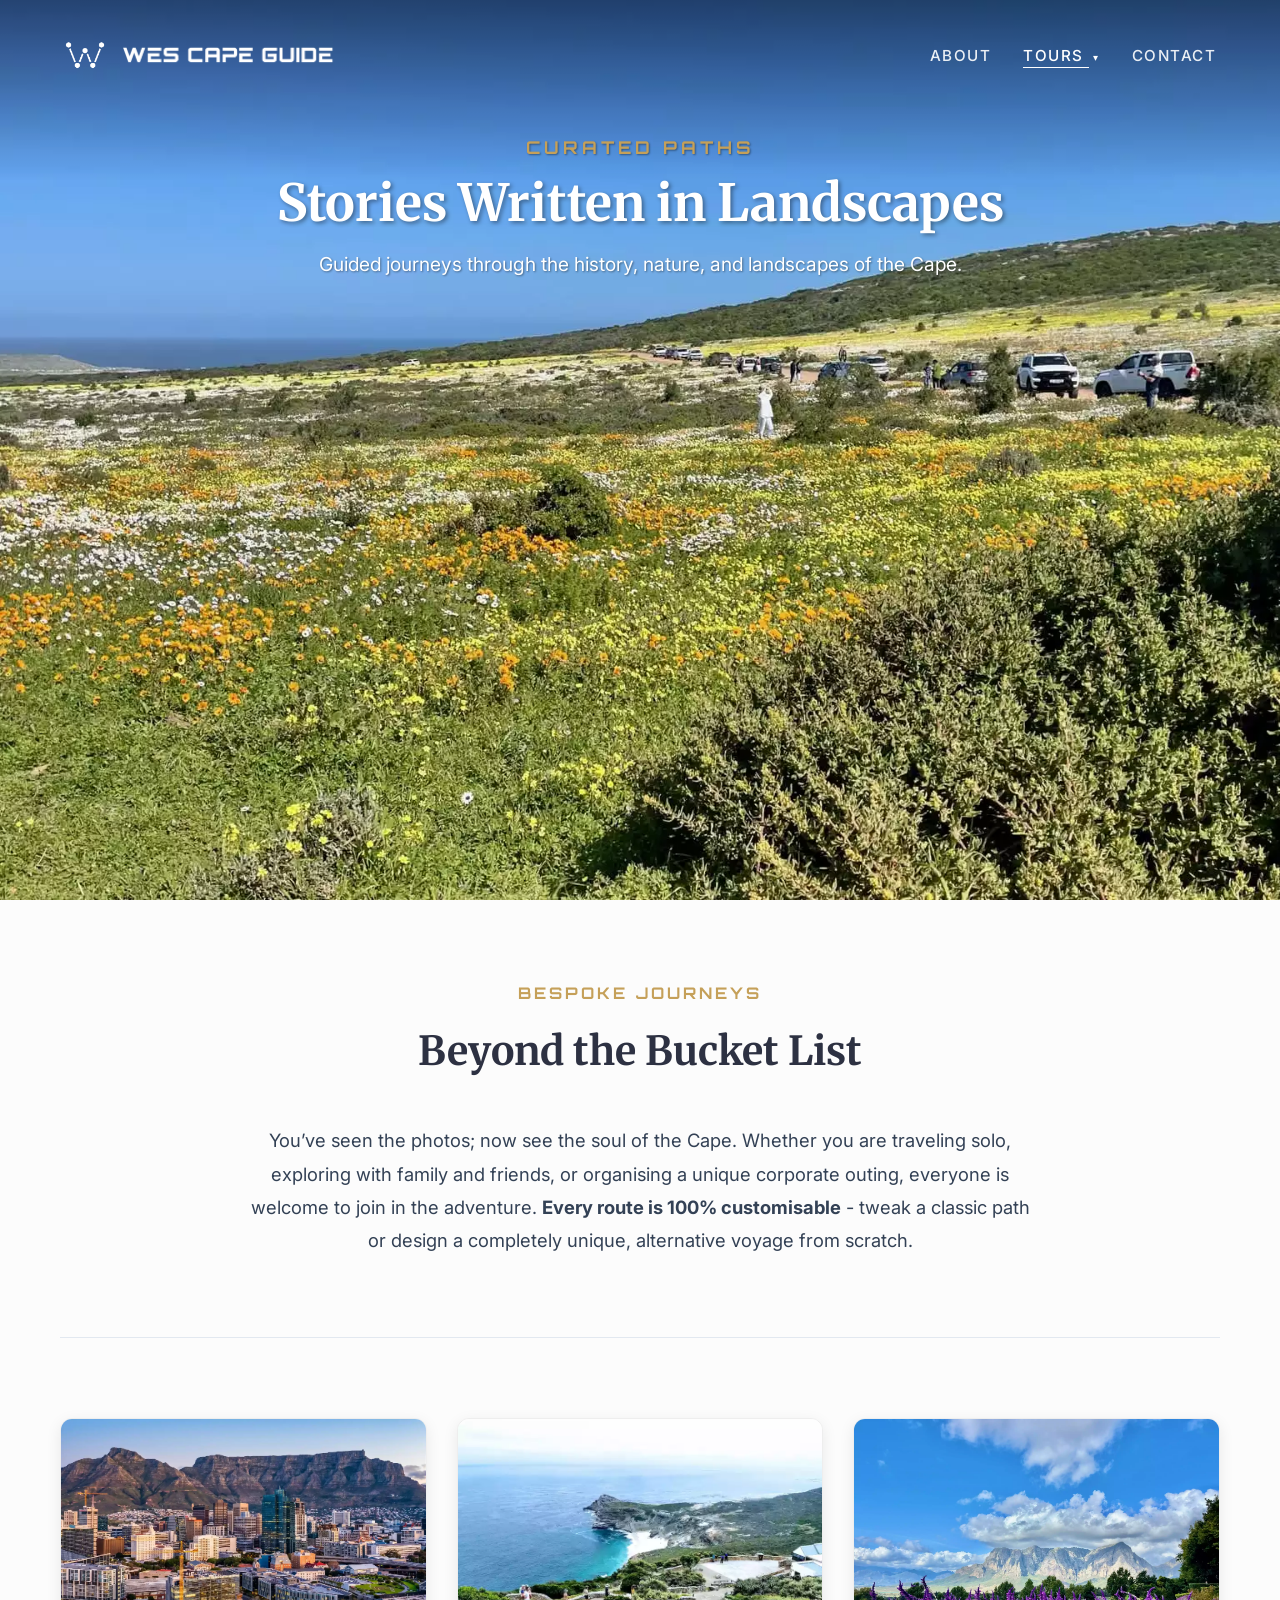
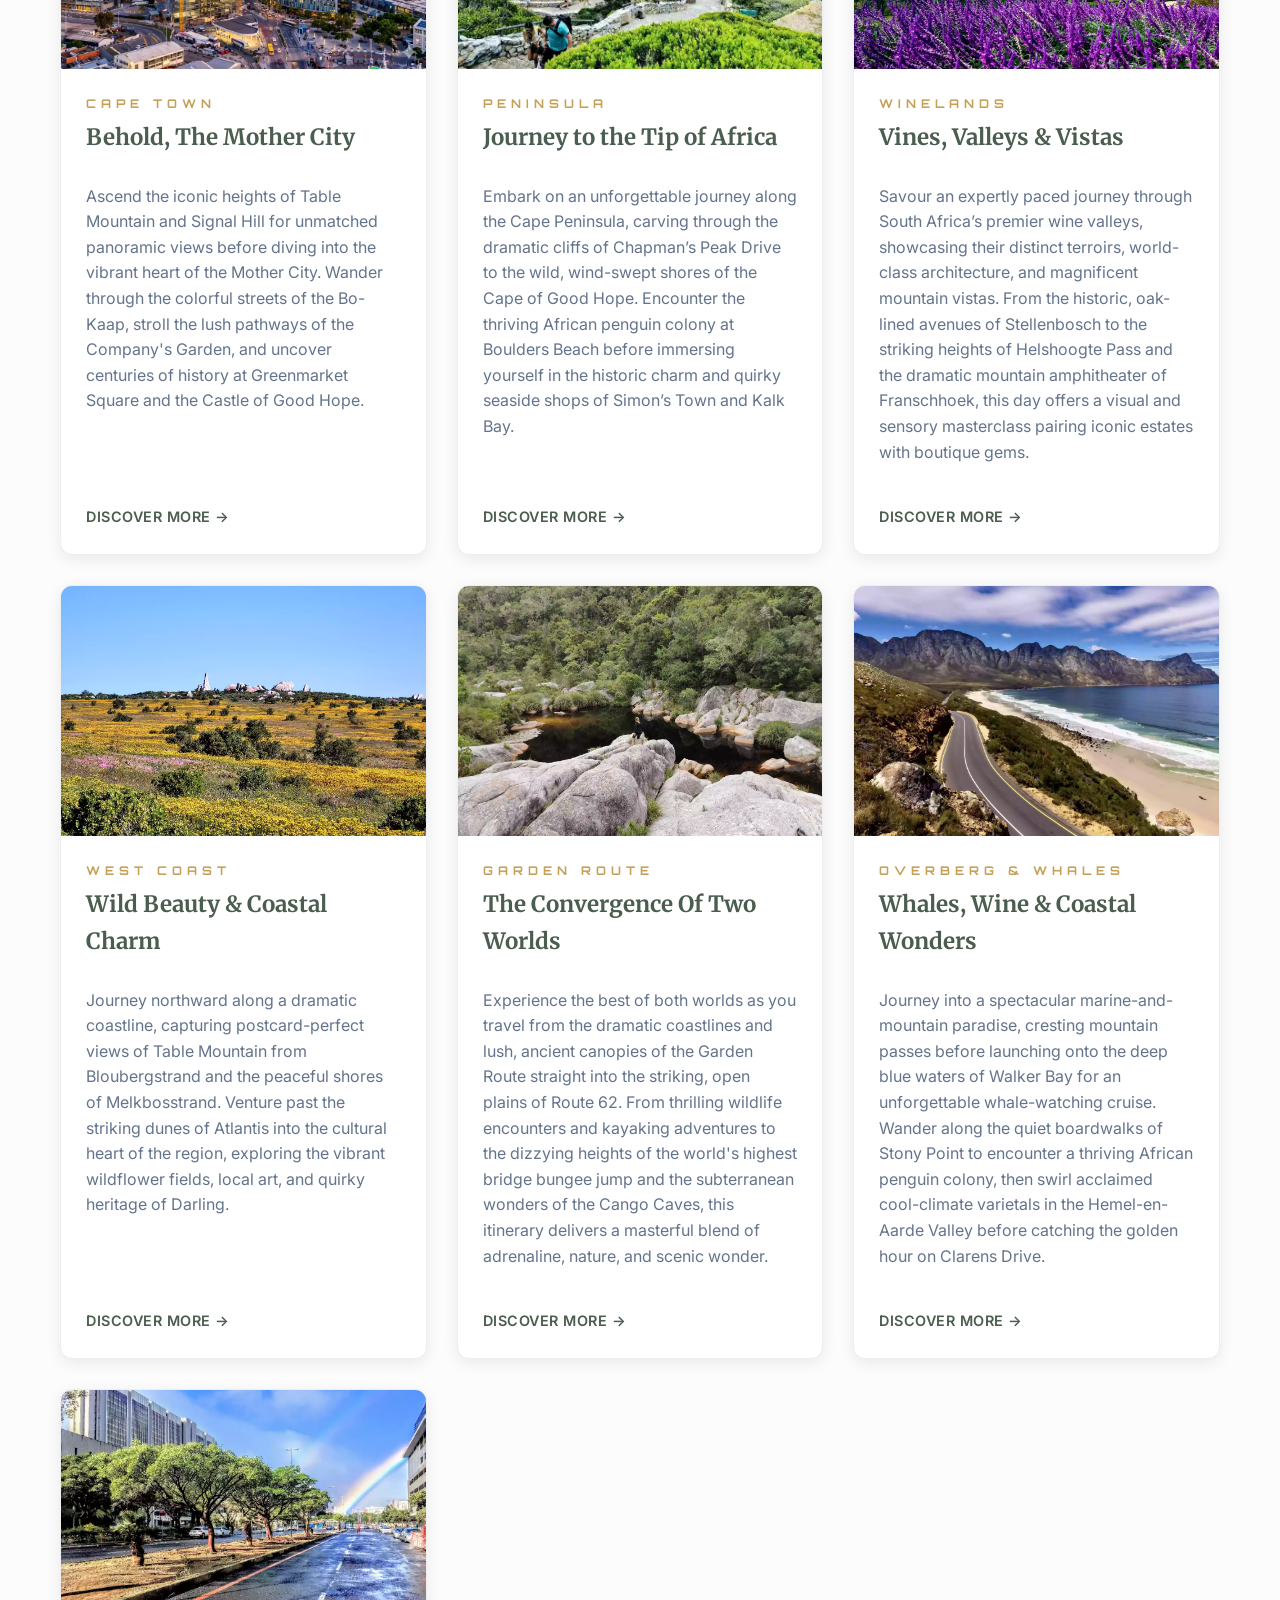
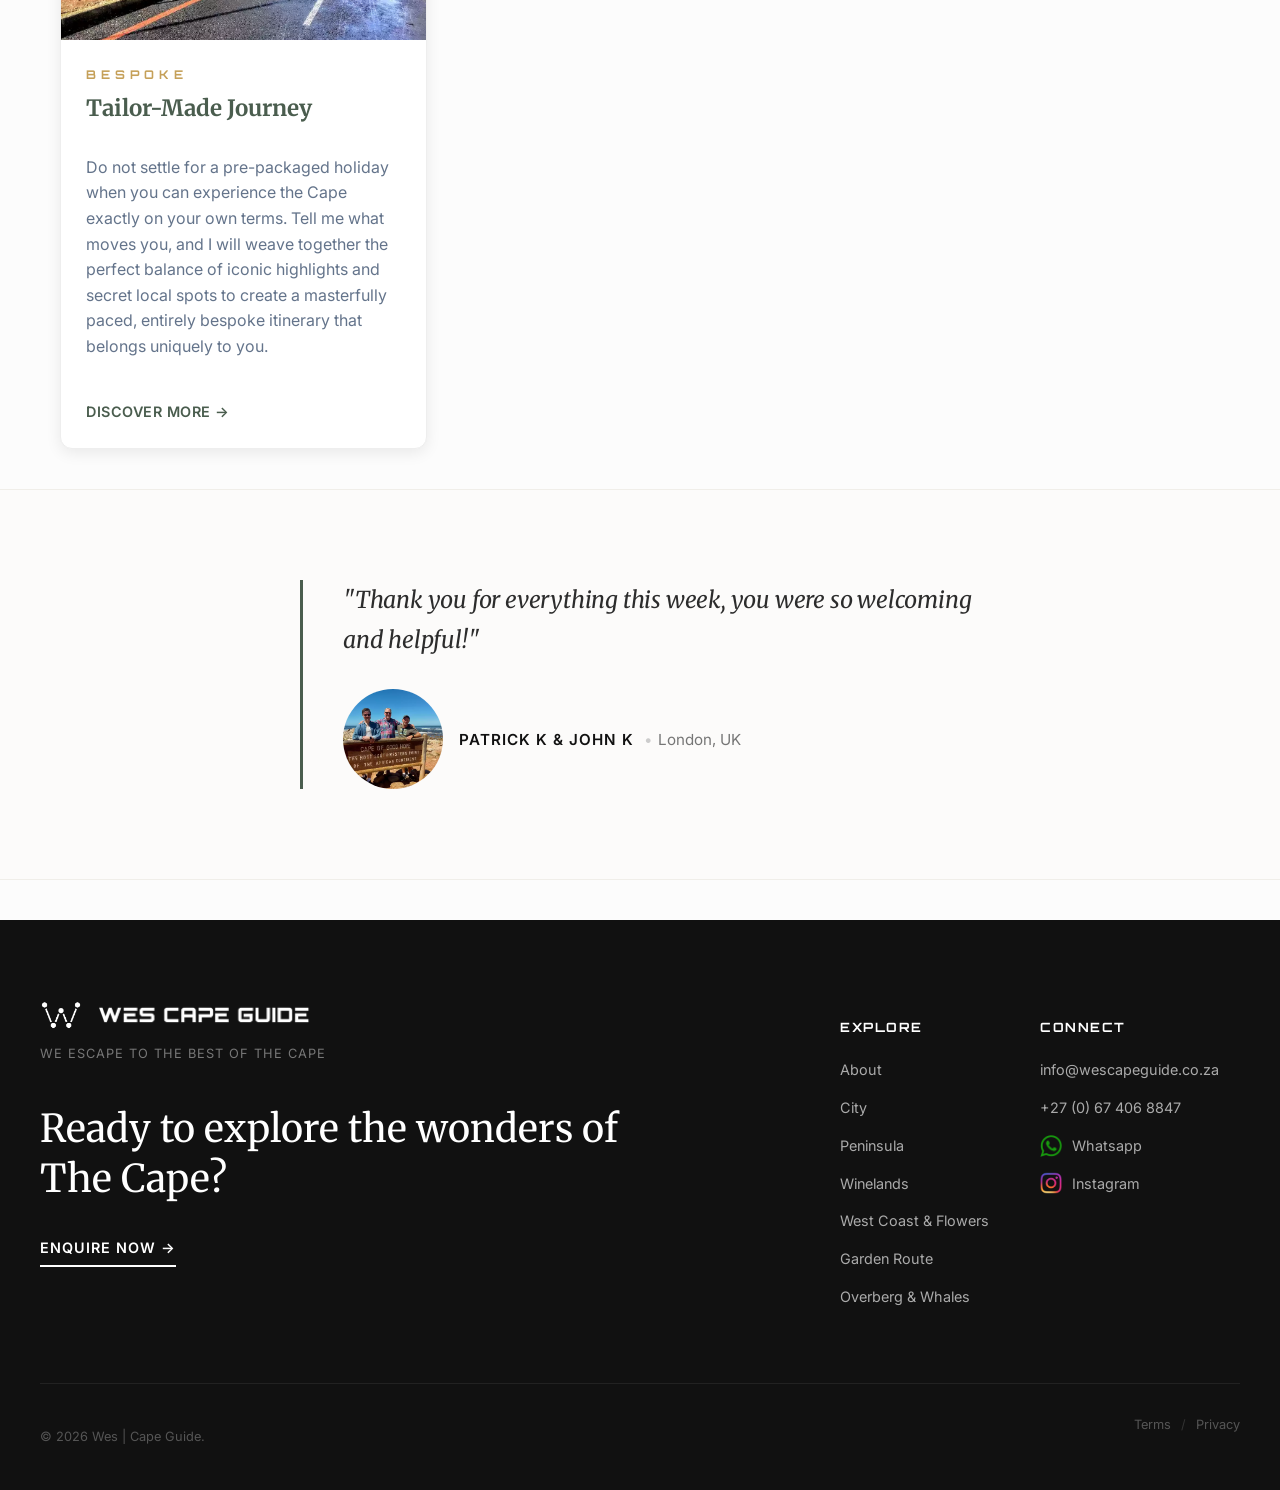
<file: tours.html>
<!DOCTYPE html>
<html lang="en">
<head>
<!-- Google Tag Manager -->
<script>(function(w,d,s,l,i){w[l]=w[l]||[];w[l].push({'gtm.start':
new Date().getTime(),event:'gtm.js'});var f=d.getElementsByTagName(s)[0],
j=d.createElement(s),dl=l!='dataLayer'?'&l='+l:'';j.async=true;j.src=
'https://www.googletagmanager.com/gtm.js?id='+i+dl;f.parentNode.insertBefore(j,f);
})(window,document,'script','dataLayer','GTM-W47S6TVF');</script>
<!-- End Google Tag Manager -->
    <meta charset="UTF-8">
    <meta name="viewport" content="width=device-width, initial-scale=1.0">
    
    <!-- Primary SEO Metadata -->
    <title>Bespoke Private Western Cape Tours | Wes | Cape Guide</title>
    <meta name="description" content="Explore our collection of 100% customizable private tours. From Cape Town city walks and Peninsula day trips to the Winelands, West Coast flowers, and the Garden Route.">
    <meta name="robots" content="index, follow">
    <link rel="canonical" href="https://wescapeguide.co.za/tours.html">

    <!-- Open Graph / Facebook / WhatsApp (Social Media Cards) -->
    <meta property="og:type" content="website">
    <meta property="og:url" content="https://wescapeguide.co.za/tours.html">
    <meta property="og:title" content="Custom Curated Private Tours | Wes | Cape Guide">
    <meta property="og:description" content="Beyond the bucket list. Tweak a classic path or design a completely bespoke itinerary across the Western Cape with Wes.">
    <meta property="og:image" content="https://wescapeguide.co.za/images/peninsula-cape-point-hike.webp"> <!-- A striking landscape that represents your outdoor day tours well -->
    <meta property="og:site_name" content="Wes | Cape Guide">

    <!-- Twitter / X -->
    <meta name="twitter:card" content="summary_large_image">
    <meta name="twitter:url" content="https://wescapeguide.co.za/tours.html">
    <meta name="twitter:title" content="Bespoke Private Western Cape Tours | Wes">
    <meta name="twitter:description" content="100% customizable private itineraries covering Cape Town, coastal shorelines, wine valleys, and scenic mountain passes.">
    <meta name="twitter:image" content="https://wescapeguide.co.za/images/peninsula-cape-point-hike.webp">

    <!-- Favicon & Branding Icons -->
    <link rel="icon" href="images/logo-transparent.png" type="image/png">

    <!-- Performance: Fonts Preconnect -->
    <link rel="preconnect" href="https://fonts.googleapis.com">
    <link rel="preconnect" href="https://fonts.gstatic.com" crossorigin>
    <link href="https://fonts.googleapis.com/css2?family=Orbitron:wght@500;700&family=Merriweather:ital,wght@0,400;0,700;1,400&family=Inter:wght@400;500;600&display=swap" rel="stylesheet">
    
    <!-- Stylesheet -->
    <link rel="stylesheet" href="style.css">
</head>
<body>
<!-- Google Tag Manager (noscript) -->
<noscript><iframe src="https://www.googletagmanager.com/ns.html?id=GTM-W47S6TVF"
height="0" width="0" style="display:none;visibility:hidden"></iframe></noscript>
<!-- End Google Tag Manager (noscript) -->

    <header>
        <a href="index.html" class="logo">
            <img src="images/logo-transparent.png" alt="Wes * Cape Guide Logo" class="logo-icon">
            <img src="images/wes-cape-guide-logo.png" alt="Wes | Cape Guide Logo" class="logo-img">
        </a>
        
        <!-- Mobile Menu Toggle Button -->
        <button class="nav-toggle" aria-label="Toggle Navigation" aria-expanded="false">
            <span class="hamburger"></span>
        </button>
        
        <nav class="nav-menu">
            <ul class="nav-links">
                <li><a href="about.html">About</a></li>
                <li class="dropdown">
                    <a href="tours.html" class="dropdown-toggle current">Tours <span class="arrow">&#9662;</span></a>
                    <ul class="dropdown-menu">
                        <li><a href="tours.html">All Tours</a></li>
                        <li><a href="tours/city.html">City</a></li>
                        <li><a href="tours/peninsula.html">Peninsula</a></li>
                        <li><a href="tours/winelands.html">Winelands</a></li>
                        <li><a href="tours/west-coast-flowers.html">West Coast & Flowers</a></li>
                        <li><a href="tours/garden-route-three-day.html">Garden Route</a></li>
                        <li><a href="tours/overberg-whales.html">Overberg & Whales</a></li>
                    </ul>
                </li>
                <li><a href="contact.html">Contact</a></li>
            </ul>
        </nav>
    </header>
    <section class="hero-parallax-wrapper">
    <div class="hero-parallax-bg hero-tours-bg"></div>
    <div class="hero hero-tours">
        <div class="hero-content">
            <span class="hero-eyebrow">Curated Paths</span>
            <h1>Stories Written in Landscapes</h1>
            <p>Guided journeys through the history, nature, and landscapes of the Cape.</p>
        </div>
    </div>
    </section>

    <main class="container">

        <section class="text-content-block">
            <span class="eyebrow">Bespoke Journeys</span>
            <h2 class="section-title">Beyond the Bucket List</h2>
            <p class="lead-paragraph">
                You’ve seen the photos; now see the soul of the Cape. Whether you are traveling solo, exploring with family and friends, or organising a unique corporate outing, everyone is welcome to join in the adventure. <strong>Every route is 100% customisable</strong> - tweak a classic path or design a completely unique, alternative voyage from scratch.
            </p>
        </section>
        
        <hr class="section-divider">
        
        <div class="tour-grid section-space-bottom">
                
            <a href="tours/city.html" class="tour-card-link">
                <article class="tour-card">
                    <img src="images/cape-town-city.webp" alt="Cape Town City Waterfront" class="tour-image pos-bottom">
                    <div class="tour-info">
                        <span class="tour-category">Cape Town</span>
                        <h3>Behold, The Mother City</h3>
                        <p>Ascend the iconic heights of Table Mountain and Signal Hill for unmatched panoramic views before diving into the vibrant heart of the Mother City. Wander through the colorful streets of the Bo-Kaap, stroll the lush pathways of the Company's Garden, and uncover centuries of history at Greenmarket Square and the Castle of Good Hope.</p>
                        <span class="tour-link-text">Discover More &rarr;</span>
                    </div>
                </article>
            </a>
                
            <a href="tours/peninsula.html" class="tour-card-link">
                <article class="tour-card">
                    <img src="images/peninsula-cape-point-hike.webp" alt="Peninsula Cape Point Hike" class="tour-image">
                    <div class="tour-info">
                        <span class="tour-category">Peninsula</span>
                        <h3>Journey to the Tip of Africa</h3>
                        <p>Embark on an unforgettable journey along the Cape Peninsula, carving through the dramatic cliffs of Chapman’s Peak Drive to the wild, wind-swept shores of the Cape of Good Hope. Encounter the thriving African penguin colony at Boulders Beach before immersing yourself in the historic charm and quirky seaside shops of Simon’s Town and Kalk Bay.</p>
                        <span class="tour-link-text">Discover More &rarr;</span>
                    </div>
                </article>
            </a>
                
            <a href="tours/winelands.html" class="tour-card-link">
                <article class="tour-card">
                    <img src="images/delaire-graff-wine-estate.webp" alt="Flower beds and vineyards of Delaire Graff wine estate" class="tour-image">
                    <div class="tour-info">
                        <span class="tour-category">Winelands</span>
                        <h3>Vines, Valleys & Vistas</h3>
                        <p>Savour an expertly paced journey through South Africa’s premier wine valleys, showcasing their distinct terroirs, world-class architecture, and magnificent mountain vistas. From the historic, oak-lined avenues of Stellenbosch to the striking heights of Helshoogte Pass and the dramatic mountain amphitheater of Franschhoek, this day offers a visual and sensory masterclass pairing iconic estates with boutique gems.</p>
                        <span class="tour-link-text">Discover More &rarr;</span>
                    </div>
                </article>
            </a>
            <a href="tours/west-coast-flowers.html" class="tour-card-link">
                <article class="tour-card">
                    <img src="images/postberg-nature-reserve-flowers-and-rock-fromations.webp" alt="Postberg wildflowers and rock formations" class="tour-image">
                    <div class="tour-info">
                        <span class="tour-category">West Coast</span>
                        <h3>Wild Beauty &amp; Coastal Charm</h3>
                        <p>Journey northward along a dramatic coastline, capturing postcard-perfect views of Table Mountain from Bloubergstrand and the peaceful shores of Melkbosstrand. Venture past the striking dunes of Atlantis into the cultural heart of the region, exploring the vibrant wildflower fields, local art, and quirky heritage of Darling.</p>
                        <span class="tour-link-text">Discover More &rarr;</span>
                    </div>
                </article>
            </a>
                
            <!-- Core Link Correction to target exact file locations -->
            <a href="tours/garden-route-three-day.html" class="tour-card-link">
                <article class="tour-card">
                    <img src="images/ebb-and-flow-restcamp-hike.webp" alt="Storms River Rest Camp Canopy" class="tour-image">
                    <div class="tour-info">
                        <span class="tour-category">Garden Route</span>
                        <h3>The Convergence Of Two Worlds</h3>
                        <p>Experience the best of both worlds as you travel from the dramatic coastlines and lush, ancient canopies of the Garden Route straight into the striking, open plains of Route 62. From thrilling wildlife encounters and kayaking adventures to the dizzying heights of the world's highest bridge bungee jump and the subterranean wonders of the Cango Caves, this itinerary delivers a masterful blend of adrenaline, nature, and scenic wonder.</p>
                        <span class="tour-link-text">Discover More &rarr;</span>
                    </div>
                </article>
            </a>
            
            <a href="tours/overberg-whales.html" class="tour-card-link">
                <article class="tour-card">
                    <img src="images/r44-and-beach.webp" alt="Aerial view over Clarens Drive, Western Cape, South Africa" class="tour-image">
                    <div class="tour-info">
                        <span class="tour-category">Overberg & Whales</span>
                        <h3>Whales, Wine & Coastal Wonders</h3>
                        <p>Journey into a spectacular marine-and-mountain paradise, cresting mountain passes before launching onto the deep blue waters of Walker Bay for an unforgettable whale-watching cruise. Wander along the quiet boardwalks of Stony Point to encounter a thriving African penguin colony, then swirl acclaimed cool-climate varietals in the Hemel-en-Aarde Valley before catching the golden hour on Clarens Drive.</p>
                        <span class="tour-link-text">Discover More &rarr;</span>
                    </div>
                </article>
            </a>
                
            <a href="contact.html" class="tour-card-link">
                <article class="tour-card">
                    <img src="images/cape-town-civic-centre-rainbow.webp" alt="Rainbow over Cape Town Civic Centre" class="tour-image">
                    <div class="tour-info">
                        <span class="tour-category">Bespoke</span>
                        <h3>Tailor-Made Journey</h3>
                        <p>Do not settle for a pre-packaged holiday when you can experience the Cape exactly on your own terms. Tell me what moves you, and I will weave together the perfect balance of iconic highlights and secret local spots to create a masterfully paced, entirely bespoke itinerary that belongs uniquely to you.</p>
                        <span class="tour-link-text">Discover More &rarr;</span>
                    </div>
                </article>
            </a>
                
        </div>
    </main>

    <section class="testimonial-section-v2">
        <div class="testimonial-container-v2">
            <blockquote class="testimonial-text-v2">
                "Thank you for everything this week, you were so welcoming and helpful!"
            </blockquote>
            
            <div class="testimonial-profile-v2">
                <img src="images/reviewer-patrick-k-peninsula.webp" alt="Patrick K" class="testimonial-avatar">
                <div class="testimonial-author-v2">
                    <strong class="author-name-v2">Patrick K &amp; John K</strong>
                    <span class="author-location-v2">London, UK</span>
                </div>
            </div>
        </div>
    </section>

    <footer class="editorial-footer">
        <div class="footer-top-row">
            <div class="footer-hero-block">
                <a href="index.html" class="logo">
                    <img src="images/logo-transparent.png" alt="Wes * Cape Guide Logo" class="logo-icon">
                    <img src="images/wes-cape-guide-logo.png" alt="Wes | Cape Guide Logo" class="logo-img">
                </a>
                <p class="editorial-snippet">We escape to the best of The Cape</p>
                <h2 class="footer-big-prompt">Ready to explore the wonders of <span class="no-wrap">The Cape?</span></h2>
                <a href="contact.html" class="editorial-btn">Enquire Now &rarr;</a>
            </div>
            <div class="footer-links-block">
                <div class="links-sub-col">
                    <h4>Explore</h4>
                    <a href="about.html">About</a>
                    <a href="tours/city.html">City</a>
                    <a href="tours/peninsula.html">Peninsula</a>
                    <a href="tours/winelands.html">Winelands</a>
                    <a href="tours/west-coast-flowers.html">West Coast & Flowers</a>
                    <a href="tours/garden-route-three-day.html">Garden Route</a><a href="tours/overberg-whales.html">Overberg & Whales</a>
                </div>
                <div class="links-sub-col">
                    <h4>Connect</h4>
                    <a href="mailto:info@wescapeguide.co.za">info@wescapeguide.co.za</a>
                    <a href="tel:+27674068847">+27 (0) 67 406 8847</a>
                    <a href="https://wa.me/27674068847?text=Hi Wes!%20I'd%20like%20to%20enquire%20about%20a%20tour..." target="_blank" style="display: inline-flex; align-items: center; gap: 10px; white-space: nowrap;">
                        <img src="images/whatsapp-logo.png" alt="WhatsApp" style="width: 22px; height: 22px; display: block;">
                        <span>Whatsapp</span>
                    </a>
                    <a href="https://www.instagram.com/wescapeguide" target="_blank" style="display: inline-flex; align-items: center; gap: 10px; white-space: nowrap;">
                        <img src="images/instagram-logo.png" alt="Instagram" style="width: 22px; height: 22px; display: block;">
                        <span>Instagram</span>
                    </a>
                </div>
            </div>
        </div>
        <div class="editorial-bottom">
            <p>&copy; 2026 Wes | Cape Guide.</p>
            <div class="editorial-legal">
                <a href="terms.html">Terms</a>
                <span class="sep">/</span>
                <a href="privacy.html">Privacy</a>
            </div>
        </div>
    </footer>
    <script>
    document.addEventListener('DOMContentLoaded', () => {
        const toggleBtn = document.querySelector('.nav-toggle');
        const navMenu = document.querySelector('.nav-menu');
        const dropdown = document.querySelector('.dropdown');
        const dropdownToggle = document.querySelector('.dropdown-toggle');

        // Toggle Main Mobile Drawer Panel
        toggleBtn.addEventListener('click', () => {
            const isOpen = toggleBtn.getAttribute('aria-expanded') === 'true';
            toggleBtn.setAttribute('aria-expanded', !isOpen);
            navMenu.classList.toggle('is-active');
            
            // Prevent body context from scrolling while full screen navigation view is processing
            document.body.style.overflow = isOpen ? '' : 'hidden';
        });

        // Toggle Nested Tours Dropdown Accordion Content on touch-screens
        dropdownToggle.addEventListener('click', (e) => {
            if (window.innerWidth <= 768) {
                e.preventDefault(); // Prevents instant navigational route skipping
                dropdown.classList.toggle('is-open');
            }
        });
    });
</script>
</body>
</html>
</file>
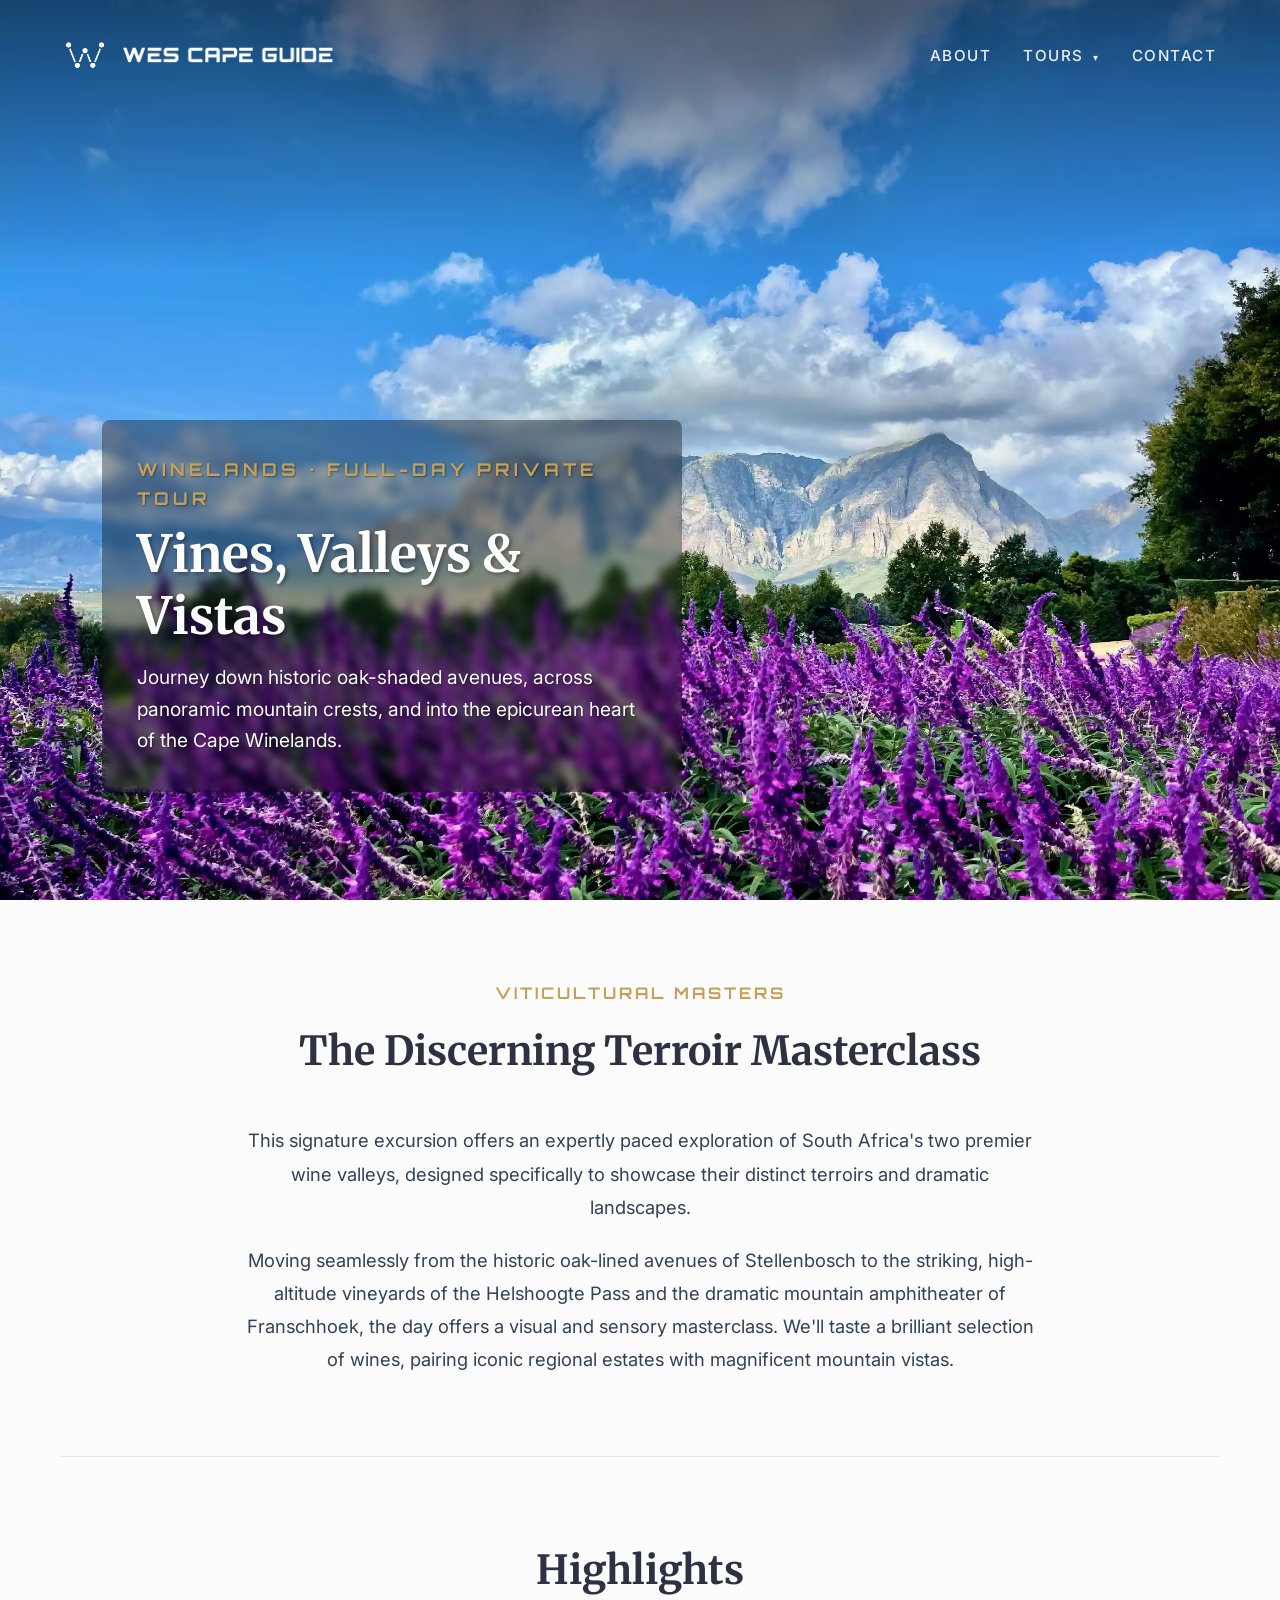
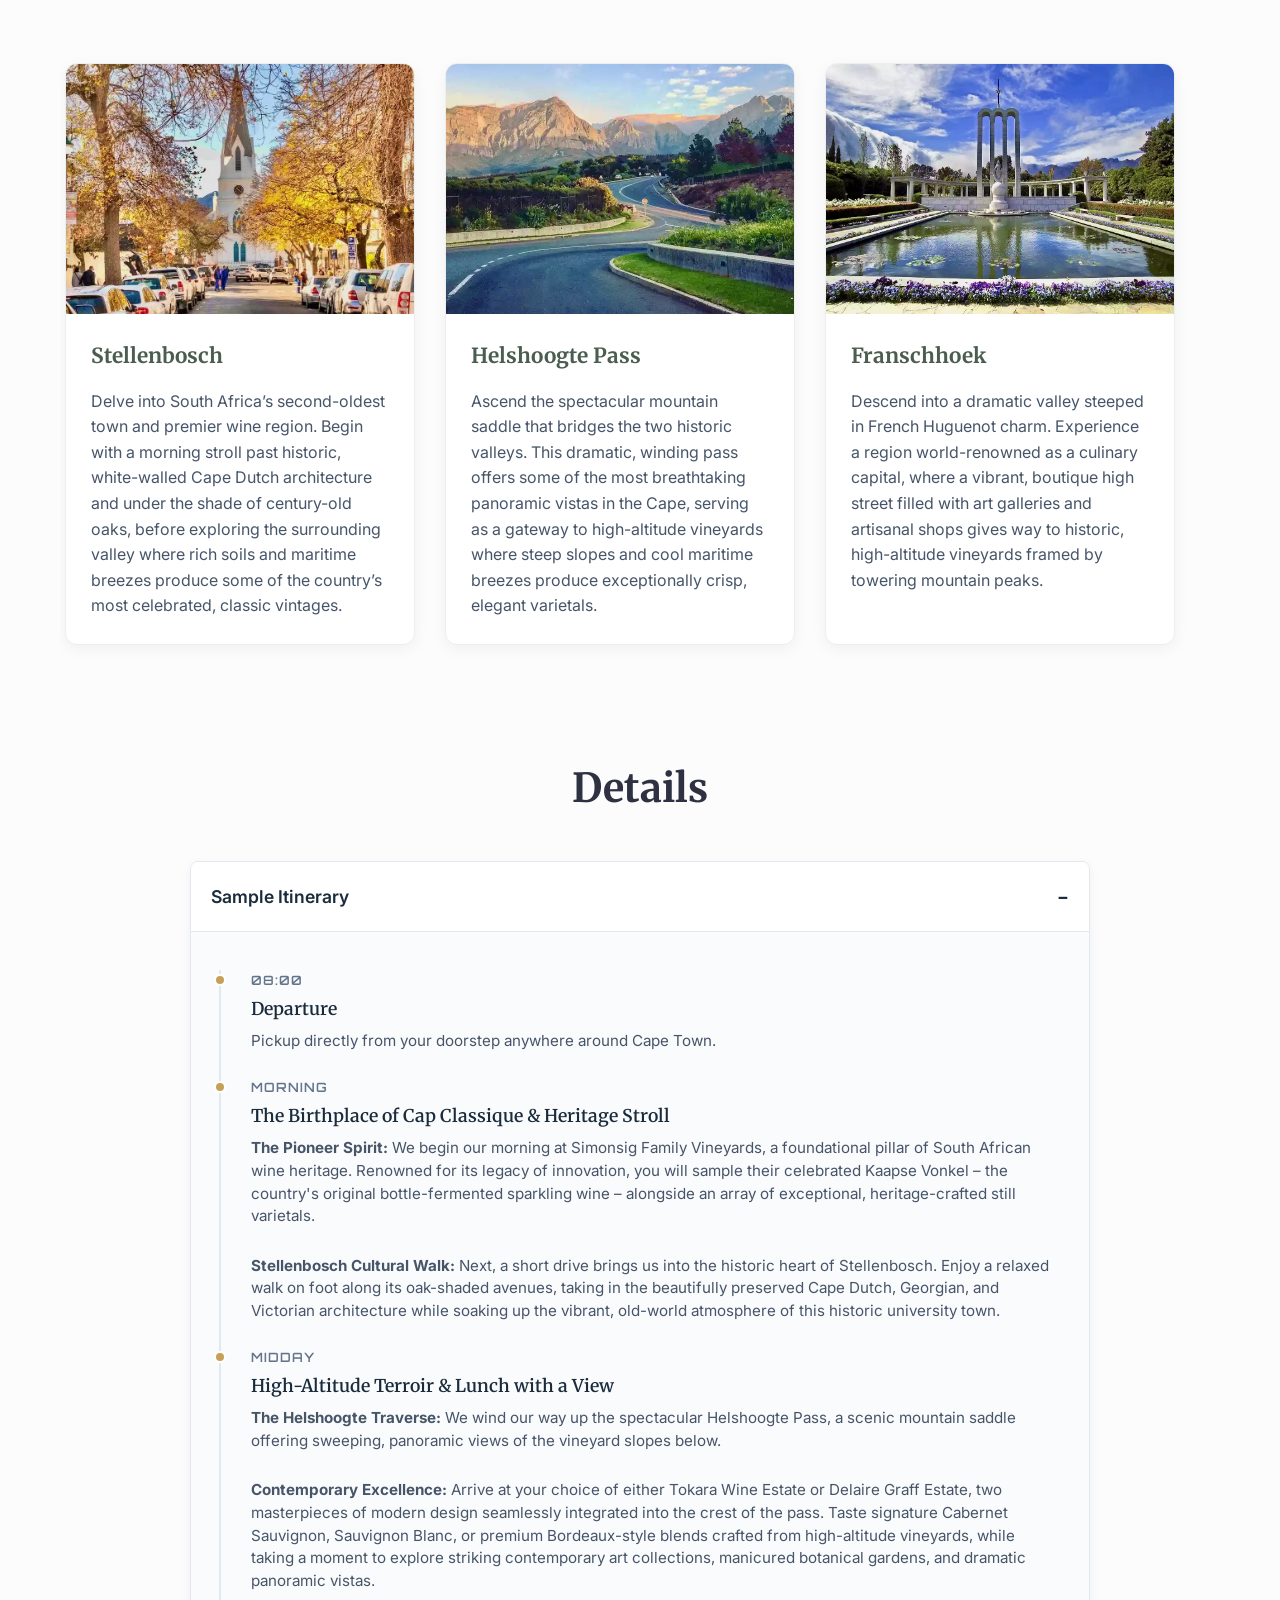
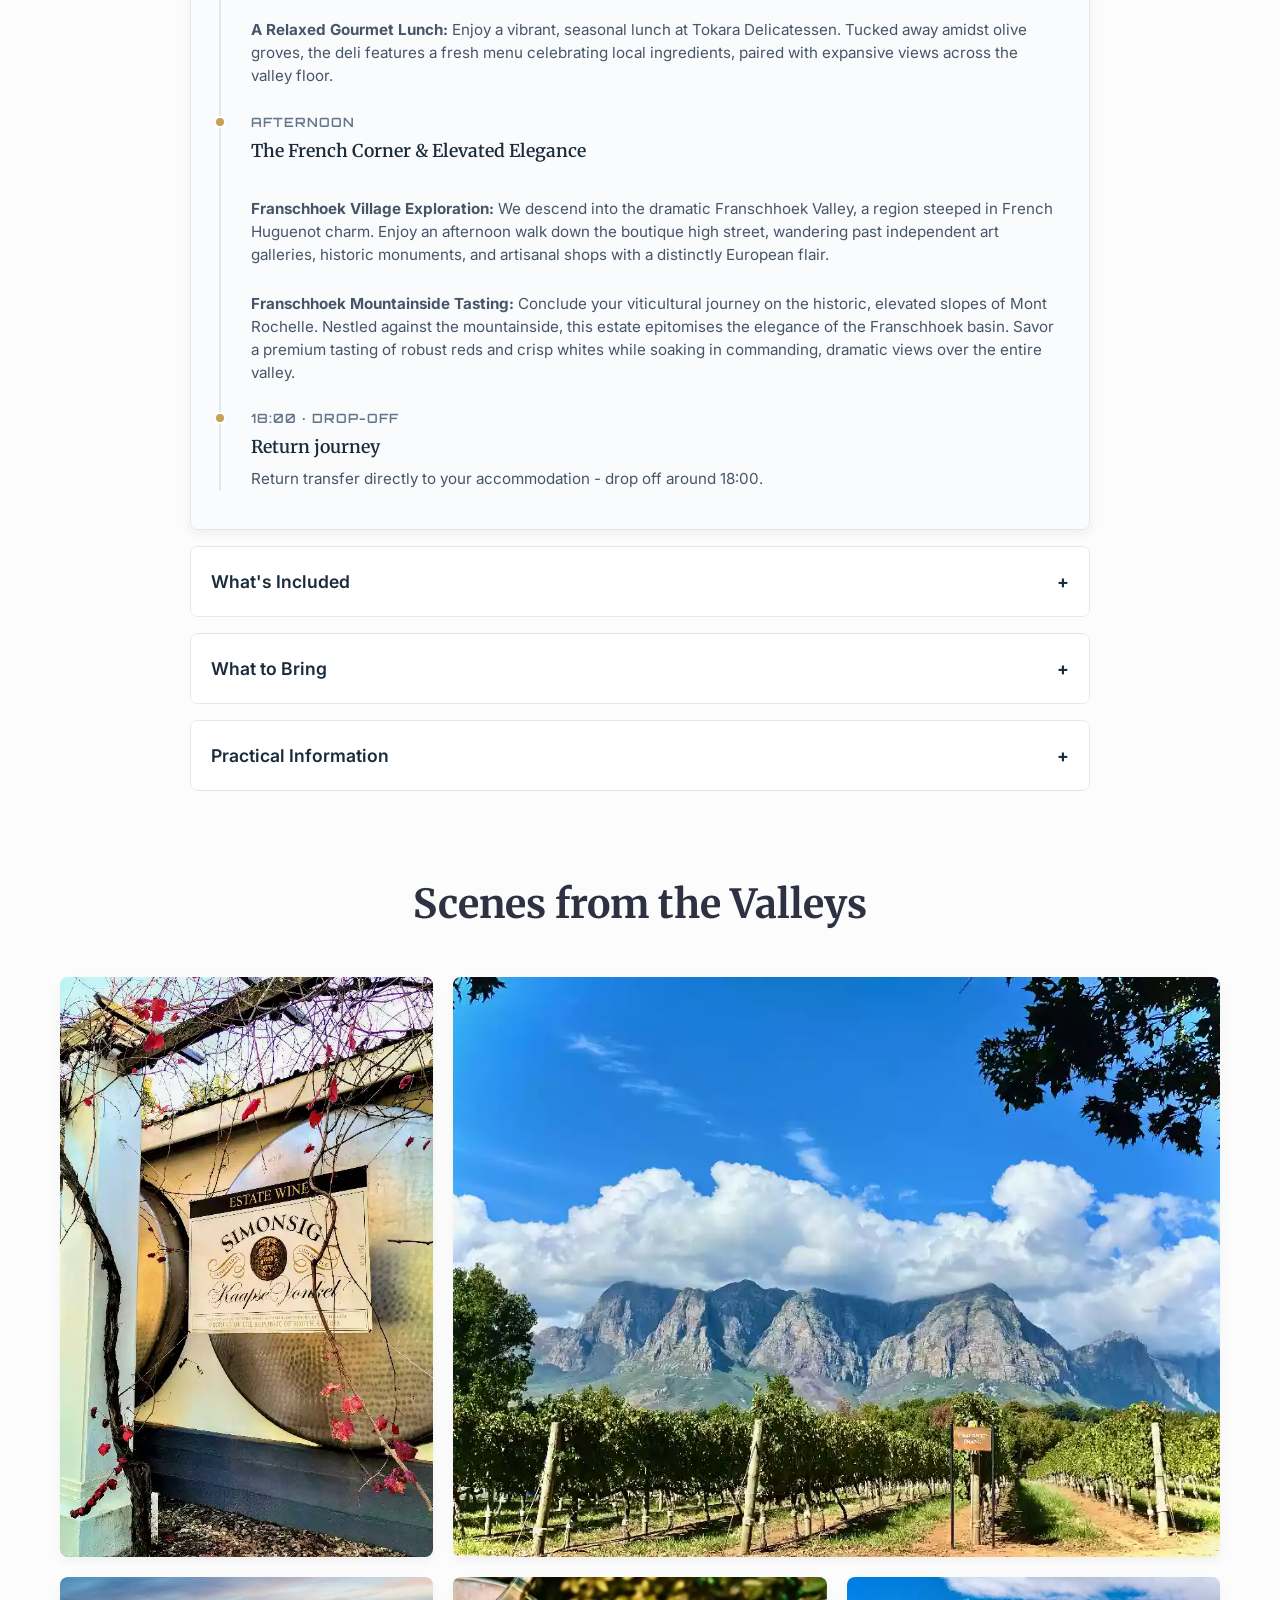
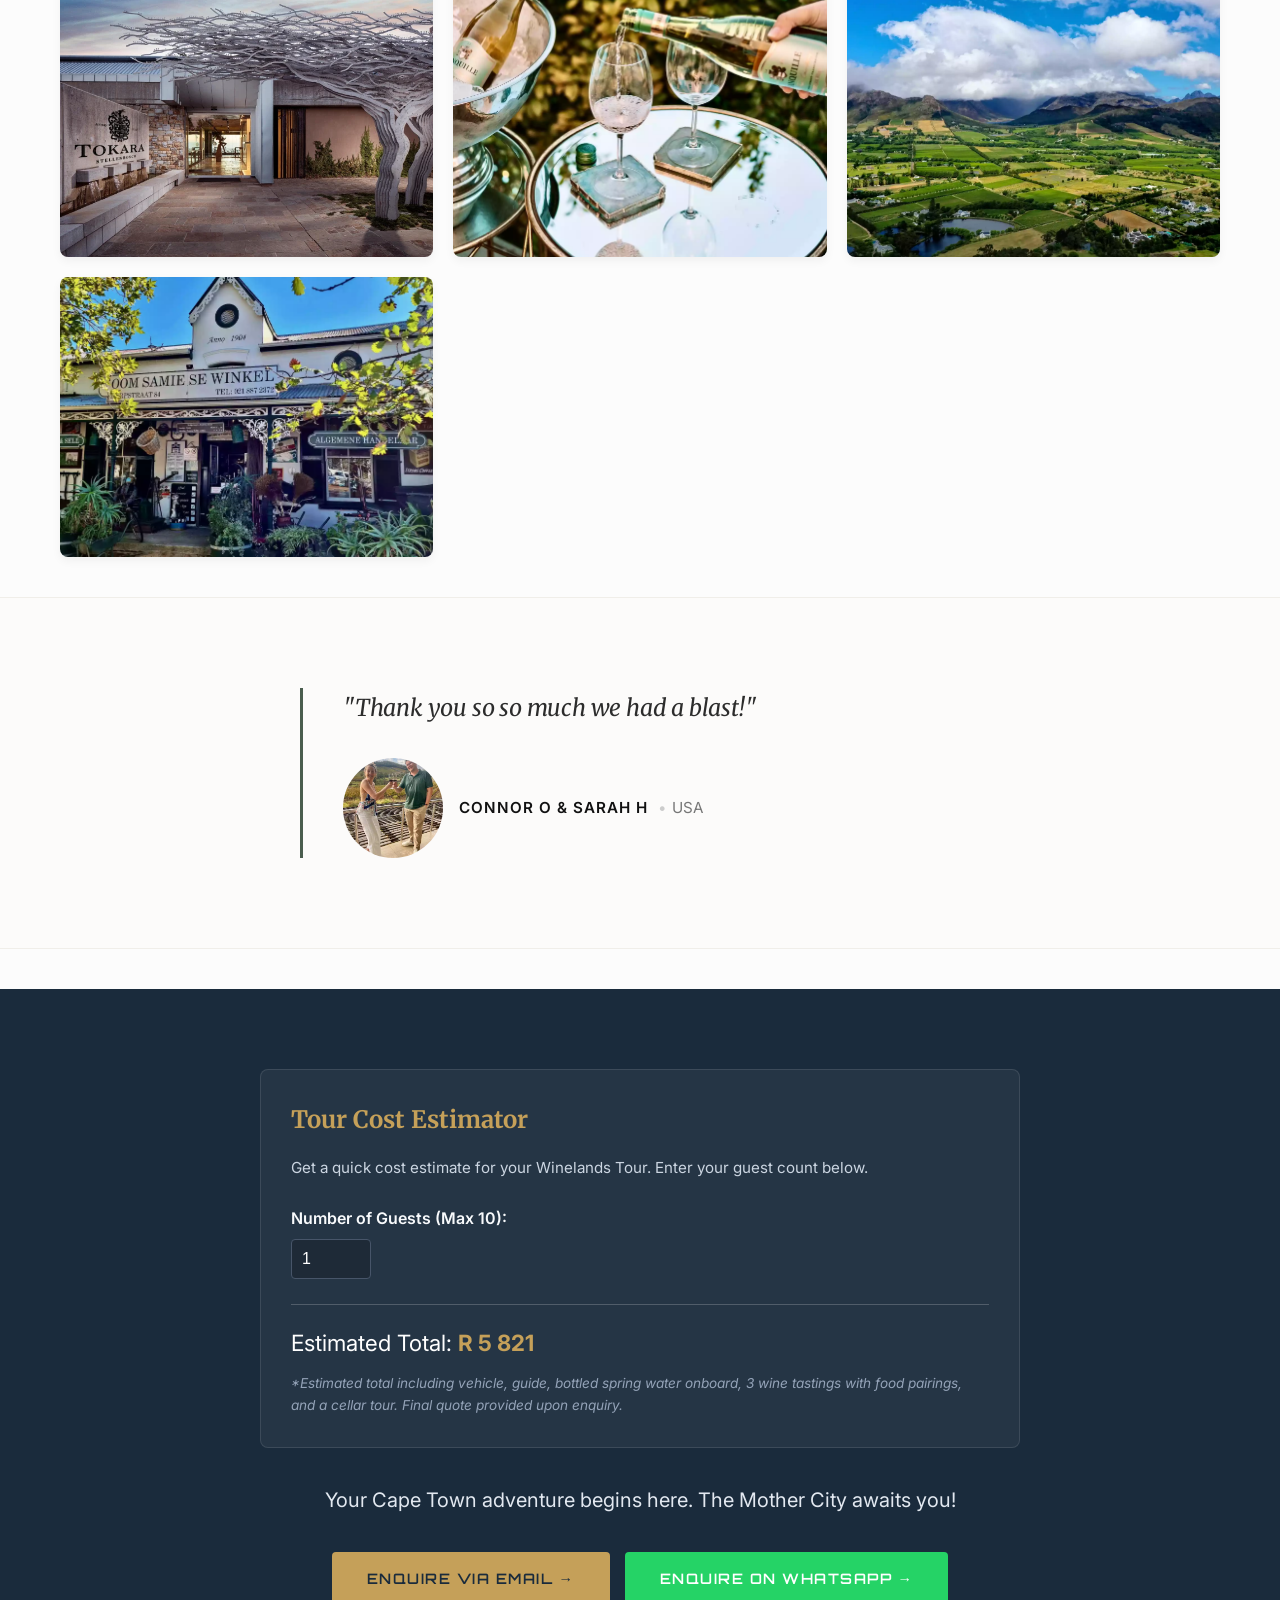
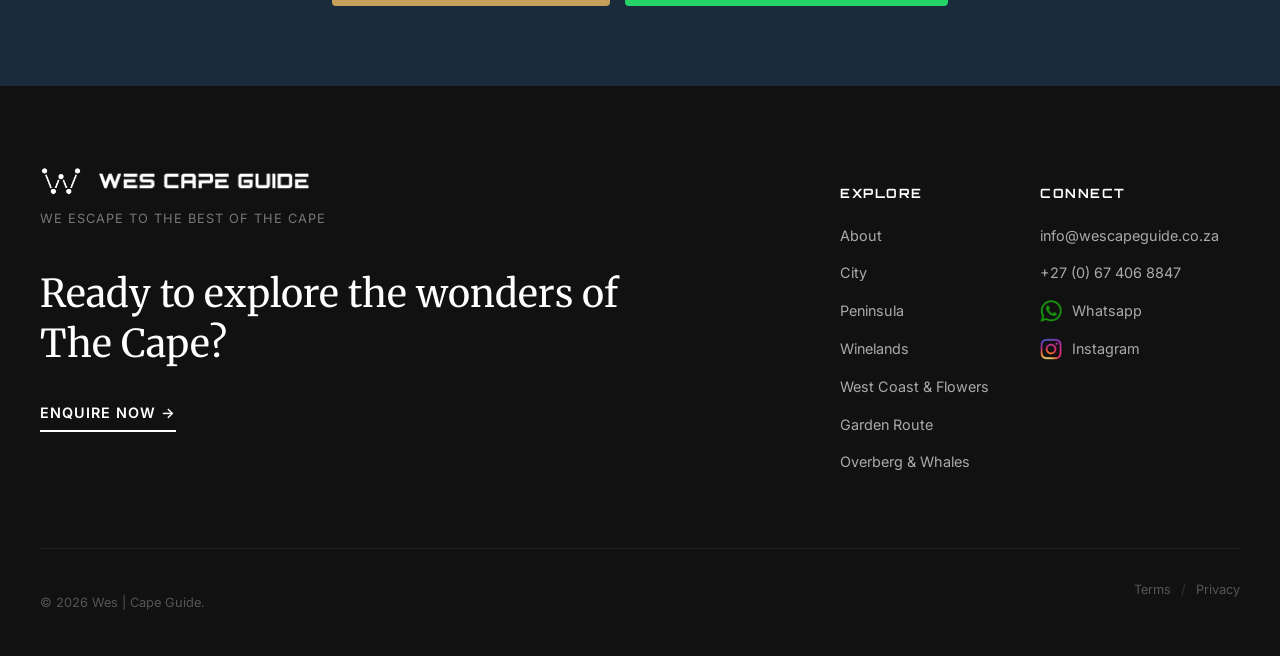
<file: winelandsv2.html>
<!DOCTYPE html>
<html lang="en">
<head>
<!-- Google Tag Manager -->
<script>(function(w,d,s,l,i){w[l]=w[l]||[];w[l].push({'gtm.start':
new Date().getTime(),event:'gtm.js'});var f=d.getElementsByTagName(s)[0],
j=d.createElement(s),dl=l!='dataLayer'?'&l='+l:'';j.async=true;j.src=
'https://www.googletagmanager.com/gtm.js?id='+i+dl;f.parentNode.insertBefore(j,f);
})(window,document,'script','dataLayer','GTM-W47S6TVF');</script>
<!-- End Google Tag Manager -->
    <meta charset="UTF-8">
    <meta name="viewport" content="width=device-width, initial-scale=1.0">
    
    <!-- Primary SEO Metadata -->
    <title>Private Cape Winelands Tour | Stellenbosch & Franschhoek | Wes | Cape Guide</title>
    <meta name="description" content="Savour a private, custom tour through South Africa's premier wine valleys. Explore the historic, oak-lined avenues of Stellenbosch, panoramic mountain passes, and iconic Franschhoek estates.">
    <meta name="robots" content="index, follow">
    <link rel="canonical" href="https://wescapeguide.co.za/tours/winelands.html">

    <!-- Open Graph / Facebook / WhatsApp (Social Media Cards) -->
    <meta property="og:type" content="article">
    <meta property="og:url" content="https://wescapeguide.co.za/tours/winelands.html">
    <meta property="og:title" content="Private Cape Winelands Tour: Vines, Valleys & Vistas">
    <meta property="og:description" content="Journey across breathtaking mountain amphitheaters and into the epicurean heart of the Cape. Premium wine pairings and historic estates curated just for you.">
    <meta property="og:image" content="https://wescapeguide.co.za/images/delaire-graff-wine-estate.webp">
    <meta property="og:site_name" content="Wes | Cape Guide">

    <!-- Twitter / X -->
    <meta name="twitter:card" content="summary_large_image">
    <meta name="twitter:url" content="https://wescapeguide.co.za/tours/winelands.html">
    <meta name="twitter:title" content="Private Cape Winelands & Stellenbosch Tour | Wes">
    <meta name="twitter:description" content="A visual and sensory masterclass pairing iconic mountain vistas with historic boutique gems.">
    <meta name="twitter:image" content="https://wescapeguide.co.za/images/delaire-graff-wine-estate.webp">

    <!-- Favicon & Branding Icons -->
    <link rel="icon" href="../images/logo-transparent.png" type="image/png">

    <!-- Performance: Fonts Preconnect -->
    <link rel="preconnect" href="https://fonts.googleapis.com">
    <link rel="preconnect" href="https://fonts.gstatic.com" crossorigin>
    <link href="https://fonts.googleapis.com/css2?family=Orbitron:wght@500;700&family=Merriweather:ital,wght@0,400;0,700;1,400&family=Inter:wght@400;500;600&display=swap" rel="stylesheet">
    
    <!-- Stylesheet -->
    <link rel="stylesheet" href="../style.css">
</head>
<body>
<!-- Google Tag Manager (noscript) -->
<noscript><iframe src="https://www.googletagmanager.com/ns.html?id=GTM-W47S6TVF"
height="0" width="0" style="display:none;visibility:hidden"></iframe></noscript>
<!-- End Google Tag Manager (noscript) -->

    <header>
        <a href="../index.html" class="logo">
            <img src="../images/logo-transparent.png" alt="Wes * Cape Guide Logo" class="logo-icon">
            <img src="../images/wes-cape-guide-logo.png" alt="Wes | Cape Guide Logo" class="logo-img">
        </a>
        
        <!-- Mobile Menu Toggle Button -->
        <button class="nav-toggle" aria-label="Toggle Navigation" aria-expanded="false">
            <span class="hamburger"></span>
        </button>
        
        <nav class="nav-menu">
            <ul class="nav-links">
                <li><a href="../about.html">About</a></li>
                <li class="dropdown">
                    <a href="../tours.html" class="dropdown-toggle">Tours <span class="arrow">&#9662;</span></a>
                    <ul class="dropdown-menu">
                        <li><a href="../tours.html">All Tours</a></li>
                        <li><a href="city.html">City</a></li>
                        <li><a href="peninsula.html">Peninsula</a></li>
                        <li><a href="winelands.html" class="current">Winelands</a></li>
                        <li><a href="west-coast-flowers.html">West Coast & Flowers</a></li>
                        <li><a href="garden-route-three-day.html">Garden Route</a></li>
                        <li><a href="overberg-whales.html">Overberg & Whales</a></li>
                    </ul>
                </li>
                <li><a href="../contact.html">Contact</a></li>
            </ul>
        </nav>
    </header>

    <section class="hero-parallax-wrapper">
        <div class="hero-parallax-bg winelands-hero-bg"></div>
        <div class="hero winelands-hero">
            <div class="hero-content">
                <span class="hero-eyebrow">Winelands &middot; Full-day private tour</span>
            <h1 id="winelands-hero-heading">Vines, Valleys &amp; Vistas</h1>
            <p class="hero-lead">Journey down historic oak-shaded avenues, across panoramic mountain crests, and into the epicurean heart of the Cape Winelands.</p>
            </div>
        </div>
    </section>

    <main class="container">

        <section class="text-content-block">
            <span class="eyebrow">Viticultural Masters</span>
            <h2 class="section-title">The Discerning Terroir Masterclass</h2>
            <p class="lead-paragraph">This signature excursion offers an expertly paced exploration of South Africa's two premier wine valleys, designed specifically to showcase their distinct terroirs and dramatic landscapes.</p>
            <p class="lead-paragraph paragraph-flush-bottom">Moving seamlessly from the historic oak-lined avenues of Stellenbosch to the striking, high-altitude vineyards of the Helshoogte Pass and the dramatic mountain amphitheater of Franschhoek, the day offers a visual and sensory masterclass. We'll taste a brilliant selection of wines, pairing iconic regional estates with magnificent mountain vistas.</p>
        </section>
        
        <hr class="section-divider">
        
        <section class="highlights-section">
            <div class="container container-flush">
                <h2 class="section-title">Highlights</h2>
                <div class="highlights-grid">
                    
                    <div class="highlights-item-card">
                        <img src="../images/moeder-kerk-2-stellenbosch.webp" alt="Historic Cape Dutch street in Stellenbosch lined with oak trees" class="highlights-card-image">
                        <div class="highlight-card-info">
                            <h3>Stellenbosch</h3>
                            <p>Delve into South Africa’s second-oldest town and premier wine region. Begin with a morning stroll past historic, white-walled Cape Dutch architecture and under the shade of century-old oaks, before exploring the surrounding valley where rich soils and maritime breezes produce some of the country’s most celebrated, classic vintages.</p>
                        </div>
                    </div>

                    <div class="highlights-item-card">
                        <!-- Standardized class handler applied for card height alignment uniformity -->
                        <img src="../images/helshoogte-pass.webp" alt="Panoramic scenic lookout view over Helshoogte Pass" class="highlights-card-image">
                        <div class="highlight-card-info">
                            <h3>Helshoogte Pass</h3>
                            <p>Ascend the spectacular mountain saddle that bridges the two historic valleys. This dramatic, winding pass offers some of the most breathtaking panoramic vistas in the Cape, serving as a gateway to high-altitude vineyards where steep slopes and cool maritime breezes produce exceptionally crisp, elegant varietals.</p>
                        </div>
                    </div>

                    <div class="highlights-item-card">
                        <img src="../images/huguenot-monument-franschhoek.webp" alt="Vineyards backed by the dramatic mountain peaks of Franschhoek" class="highlights-card-image">
                        <div class="highlight-card-info">
                            <h3>Franschhoek</h3>
                            <p>Descend into a dramatic valley steeped in French Huguenot charm. Experience a region world-renowned as a culinary capital, where a vibrant, boutique high street filled with art galleries and artisanal shops gives way to historic, high-altitude vineyards framed by towering mountain peaks.</p>
                        </div>
                    </div>

                </div>
            </div>
        </section>

        <section class="tour-info-section">
            <div class="container container-flush">
                <h2 class="section-title">Details</h2>
                <div class="tour-info-accordion">
                    
                    <details class="tour-info-item" open>
                        <summary>
                            <span class="tour-info-label">Sample Itinerary</span>
                            <span class="tour-info-icon" aria-hidden="true"></span>
                        </summary>
                        <div class="tour-info-panel">
                            <div class="timeline">
                                <div class="timeline-item">
                                    <div class="timeline-marker"></div>
                                    <div class="timeline-time">08:00</div>
                                    <h4 class="timeline-title">Departure</h4>
                                    <p class="timeline-desc">Pickup directly from your doorstep anywhere around Cape Town.</p>
                                </div>
                                <div class="timeline-item">
                                    <div class="timeline-marker"></div>
                                    <div class="timeline-time">Morning</div>
                                    <h4 class="timeline-title">The Birthplace of Cap Classique &amp; Heritage Stroll</h4>
                                    <p class="timeline-desc"><strong>The Pioneer Spirit:</strong> We begin our morning at Simonsig Family Vineyards, a foundational pillar of South African wine heritage. Renowned for its legacy of innovation, you will sample their celebrated Kaapse Vonkel &ndash; the country's original bottle-fermented sparkling wine &ndash; alongside an array of exceptional, heritage-crafted still varietals.</p>
                                    <br>
                                    <p class="timeline-desc paragraph-spacing-top"><strong>Stellenbosch Cultural Walk:</strong> Next, a short drive brings us into the historic heart of Stellenbosch. Enjoy a relaxed walk on foot along its oak-shaded avenues, taking in the beautifully preserved Cape Dutch, Georgian, and Victorian architecture while soaking up the vibrant, old-world atmosphere of this historic university town.</p>
                                </div>
                                <div class="timeline-item">
                                    <div class="timeline-marker"></div>
                                    <div class="timeline-time">Midday</div>
                                    <h4 class="timeline-title">High-Altitude Terroir &amp; Lunch with a View</h4>
                                    <p class="timeline-desc"><strong>The Helshoogte Traverse:</strong> We wind our way up the spectacular Helshoogte Pass, a scenic mountain saddle offering sweeping, panoramic views of the vineyard slopes below.</p>
                                    <br>
                                    <p class="timeline-desc paragraph-spacing-top"><strong>Contemporary Excellence:</strong> Arrive at your choice of either Tokara Wine Estate or Delaire Graff Estate, two masterpieces of modern design seamlessly integrated into the crest of the pass. Taste signature Cabernet Sauvignon, Sauvignon Blanc, or premium Bordeaux-style blends crafted from high-altitude vineyards, while taking a moment to explore striking contemporary art collections, manicured botanical gardens, and dramatic panoramic vistas.</p>
                                    <br>
                                    <p class="timeline-desc paragraph-spacing-top"><strong>A Relaxed Gourmet Lunch:</strong> Enjoy a vibrant, seasonal lunch at Tokara Delicatessen. Tucked away amidst olive groves, the deli features a fresh menu celebrating local ingredients, paired with expansive views across the valley floor.</p>
                                </div>
                                <div class="timeline-item">
                                    <div class="timeline-marker"></div>
                                    <div class="timeline-time">Afternoon</div>
                                    <h4 class="timeline-title">The French Corner &amp; Elevated Elegance</h4>
                                    <br><p class="timeline-desc"><strong>Franschhoek Village Exploration:</strong> We descend into the dramatic Franschhoek Valley, a region steeped in French Huguenot charm. Enjoy an afternoon walk down the boutique high street, wandering past independent art galleries, historic monuments, and artisanal shops with a distinctly European flair.</p>
                                    <br>
                                    <p class="timeline-desc paragraph-spacing-top"><strong>Franschhoek Mountainside Tasting:</strong> Conclude your viticultural journey on the historic, elevated slopes of Mont Rochelle. Nestled against the mountainside, this estate epitomises the elegance of the Franschhoek basin. Savor a premium tasting of robust reds and crisp whites while soaking in commanding, dramatic views over the entire valley.</p>
                                </div>
                                <div class="timeline-item">
                                    <div class="timeline-marker"></div>
                                    <div class="timeline-time">18:00 &middot; Drop-off</div>
                                    <h4 class="timeline-title">Return journey</h4>
                                    <p class="timeline-desc">Return transfer directly to your accommodation - drop off around 18:00.</p>
                                </div>
                            </div>
                        </div>
                    </details>

                    <details class="tour-info-item">
                        <summary>
                            <span class="tour-info-label">What's Included</span>
                            <span class="tour-info-icon" aria-hidden="true"></span>
                        </summary>
                        <div class="tour-info-panel">
                            <div class="logistics-split-grid">
                                
                                <div class="logistics-card">
                                    <h4>Included</h4>
                                    <ul class="logistics-list included-list">
                                        <li>Registered Tourist Guide (that's me)</li>
                                        <li>Private door-to-door transportation in a modern, air-conditioned vehicle</li>
                                        <li>Wine tasting fees at individual estates</li>
                                        <li>Stellenbosch and Franschhoek historic village walking orientation</li>
                                        <li>Chilled, bottled spring water onboard</li>
                                    </ul>
                                </div>
                                
                                <div class="logistics-card">
                                    <h4>For Your Account</h4>
                                    <ul class="logistics-list excluded-list">
                                        <li>Lunch</li>
                                        <li>Additional refreshments</li>
                                    </ul>
                                </div>

                            </div>
                        </div>
                    </details>

                    <details class="tour-info-item">
                        <summary>
                            <span class="tour-info-label">What to Bring</span>
                            <span class="tour-info-icon" aria-hidden="true"></span>
                        </summary>
                        <div class="tour-info-panel">
                            <ul class="standard-panel-list">
                                <li>Comfortable walking shoes suitable for paved avenues and vineyard pathways</li>
                                <li>A light jacket or wrap (valley microclimates vary, and cool winds often descend from mountain peaks late in the afternoon)</li>
                                <li>Sunblock, sunglasses and hat</li>
                                <li>Camera</li>
                            </ul>
                        </div>
                    </details>

                    <details class="tour-info-item">
                        <summary>
                            <span class="tour-info-label">Practical Information</span>
                            <span class="tour-info-icon" aria-hidden="true"></span>
                        </summary>
                        <div class="tour-info-panel">
                            <ul class="standard-panel-list">
                                <li><strong>Duration:</strong> Approximately 9 to 10 hours</li>
                                <li><strong>Activity Intensity:</strong> Easy (walk as much or as little as you like)</li>
                                <li><strong>Pickup Time:</strong> 08:00 anywhere around Cape Town</li>
                                <li><strong>Estate Selection:</strong> Estate destinations are fully customisable based on individual preferences and can be tailored to focus on specific varietals or desired properties when booking. Larger group itineraries are finalised ahead of time to secure necessary estate reservations, while smaller groups may enjoy more flexibility along the route.</li>
                            </ul>
                        </div>
                    </details>
                    
                </div>
            </div>
        </section>

        <section class="gallery-space section-space-bottom">
            <h2 class="section-title">Scenes from the Valleys</h2>
            
            <div class="mosaic-grid">
                <figure class="mosaic-item row-span-2">
                    <img src="../images/simonsig.webp" alt="The manicured gardens and tasting rooms of Simonsig">
                    <figcaption>Simonsig Family Vineyards</figcaption>
                </figure>
                
                <figure class="mosaic-item span-2 row-span-2">
                    <img src="../images/delaire-graff-vineyards.webp" alt="Vineyard of cabernet franc grapes at Delaire Graff Wine Estate">
                    <figcaption>Vineyards at Delaire Graff Estate</figcaption>
                </figure>
                
                <figure class="mosaic-item">
                    <img src="../images/tokara-wine-estate.webp" alt="Modern tasting room architecture at Tokara Wine Estate">
                    <figcaption>Tokara Wine Estate</figcaption>
                </figure>
                
                <figure class="mosaic-item">
                    <img src="../images/haute-cabriere-wine-tasting.webp" alt="Wine tasting experience at Haute Cabriere inside a mountain cellar">
                    <figcaption>Wine Tasting at Haute Cabriere</figcaption>
                </figure>
                
                <figure class="mosaic-item">
                    <img src="../images/vineyards-franschhoek.webp" alt="Expansive green vineyard valleys of Franschhoek">
                    <figcaption>Winelands of Franschhoek</figcaption>
                </figure>
                
                <figure class="mosaic-item">
                    <img src="../images/oom-samie-winkel.webp" alt="Historic Oom Samie se Winkel storefront in Stellenbosch">
                    <figcaption>Oom Samie se Winkel, Stellenbosch</figcaption>
                </figure>
            </div>
        </section>

    </main>

    <section class="testimonial-section-v2">
        <div class="testimonial-container-v2">
            <blockquote class="testimonial-text-v2">
                "Thank you so so much we had a blast!"
            </blockquote>
            
            <div class="testimonial-profile-v2">
                <img src="../images/reviewer-connor-sarah-winelands.webp" alt="Connor O &amp; Sarah H" class="testimonial-avatar">
                <div class="testimonial-author-v2">
                    <strong class="author-name-v2">Connor O &amp; Sarah H</strong>
                    <span class="author-location-v2">USA</span>
                </div>
            </div>
        </div>
    </section>

    <!-- NEW MERGED CTA & ESTIMATOR SECTION (WINELANDS TOUR) -->
<section class="peninsula-enquire">
    <div class="container container-enquire">
        
        <!-- Cost Estimator Block -->
        <div class="estimator-wrapper">
            <h3 class="estimator-title">Tour Cost Estimator</h3>
            <p class="estimator-subtitle">Get a quick cost estimate for your Winelands Tour. Enter your guest count below.</p>
            
            <div class="estimator-controls">
                <div class="input-group">
                    <label for="guestCount">Number of Guests (Max 10):</label>
                    <!-- IMPORTANT: data-tour is set to "winelands" -->
                    <input type="number" id="guestCount" data-tour="winelands" min="1" max="10" value="1">
                </div>
            </div>

            <div class="estimator-total-box">
                <h3>
                    Estimated Total: <span class="highlight-gold"><span id="totalPrice">R 5 365</span></span> <span id="costPerPerson" style="font-size: 0.75em; font-weight: normal; opacity: 0.9;">(R 5 365.00 per person)</span>
                </h3>
                <!-- Winelands Tour inclusions listed in the disclaimer -->
                <p class="disclaimer">*Estimated total including vehicle, guide, bottled spring water onboard, 3 wine tastings with food pairings, and a cellar tour. Final quote provided upon enquiry.</p>
            </div>
        </div>
        <p class="peninsula-enquire-text">Your Cape Town adventure begins here. The Mother City awaits you!</p>
        
        <!-- Dynamic Email & WhatsApp Buttons -->
        <div class="estimator-buttons" style="display: flex; width: 100%; justify-content: center; align-items: center; gap: 15px; flex-wrap: wrap; margin-top: 20px;">
            
            <!-- Email Button -->
            <a href="#" id="enquireEmailButton" class="btn-enquire">
                Enquire via Email &rarr;
            </a>
            
            <!-- WhatsApp Button -->
            <a href="#" id="enquireWhatsappButton" class="btn-enquire" target="_blank" rel="noopener noreferrer" style="background-color: #25D366; border-color: #25D366; color: #ffffff;">
                Enquire on WhatsApp &rarr;
            </a>
            
        </div>
        
    </div>
</section>

    <footer class="editorial-footer">
        <div class="footer-top-row">
            <div class="footer-hero-block">
                <a href="../index.html" class="logo">
                    <img src="../images/logo-transparent.png" alt="Wes * Cape Guide Logo" class="logo-icon">
                    <img src="../images/wes-cape-guide-logo.png" alt="Wes | Cape Guide Logo" class="logo-img">
                </a>
                <p class="editorial-snippet">We escape to the best of The Cape</p>
                <h2 class="footer-big-prompt">Ready to explore the wonders of <span class="no-wrap">The Cape?</span></h2>
                <a href="../contact.html" class="editorial-btn">Enquire Now &rarr;</a>
            </div>
            <div class="footer-links-block">
                <div class="links-sub-col">
                    <h4>Explore</h4>
                    <a href="../about.html">About</a>
                    <a href="city.html">City</a>
                    <a href="peninsula.html">Peninsula</a>
                    <a href="winelands.html">Winelands</a>
                    <a href="west-coast-flowers.html">West Coast & Flowers</a>
                    <a href="garden-route-three-day.html">Garden Route</a><a href="overberg-whales.html">Overberg & Whales</a>
                </div>
                <div class="links-sub-col">
                    <h4>Connect</h4>
                    <a href="mailto:info@wescapeguide.co.za">info@wescapeguide.co.za</a>
                    <a href="tel:+27674068847">+27 (0) 67 406 8847</a>
                    <a href="https://wa.me/27674068847?text=Hi Wes!%20I'd%20like%20to%20enquire%20about%20a%20tour..." target="_blank" style="display: inline-flex; align-items: center; gap: 10px; white-space: nowrap;">
                        <img src="../images/whatsapp-logo.png" alt="WhatsApp" style="width: 22px; height: 22px; display: block;">
                        <span>Whatsapp</span>
                    </a>
                    <a href="https://www.instagram.com/wescapeguide" target="_blank" style="display: inline-flex; align-items: center; gap: 10px; white-space: nowrap;">
                        <img src="../images/instagram-logo.png" alt="Instagram" style="width: 22px; height: 22px; display: block;">
                        <span>Instagram</span>
                    </a>
                </div>
            </div>
        </div>
        <div class="editorial-bottom">
            <p>&copy; 2026 Wes | Cape Guide.</p>
            <div class="editorial-legal">
                <a href="../terms.html">Terms</a>
                <span class="sep">/</span>
                <a href="../privacy.html">Privacy</a>
            </div>
        </div>
    </footer>
    <script>
    document.addEventListener('DOMContentLoaded', () => {
        const toggleBtn = document.querySelector('.nav-toggle');
        const navMenu = document.querySelector('.nav-menu');
        const dropdown = document.querySelector('.dropdown');
        const dropdownToggle = document.querySelector('.dropdown-toggle');

        // Toggle Main Mobile Drawer Panel
        toggleBtn.addEventListener('click', () => {
            const isOpen = toggleBtn.getAttribute('aria-expanded') === 'true';
            toggleBtn.setAttribute('aria-expanded', !isOpen);
            navMenu.classList.toggle('is-active');
            
            // Prevent body context from scrolling while full screen navigation view is processing
            document.body.style.overflow = isOpen ? '' : 'hidden';
        });

        // Toggle Nested Tours Dropdown Accordion Content on touch-screens
        dropdownToggle.addEventListener('click', (e) => {
            if (window.innerWidth <= 768) {
                e.preventDefault(); // Prevents instant navigational route skipping
                dropdown.classList.toggle('is-open');
            }
        });
    });
</script>
<script src="../js/estimator.js"></script>
</body>
</html>
</file>
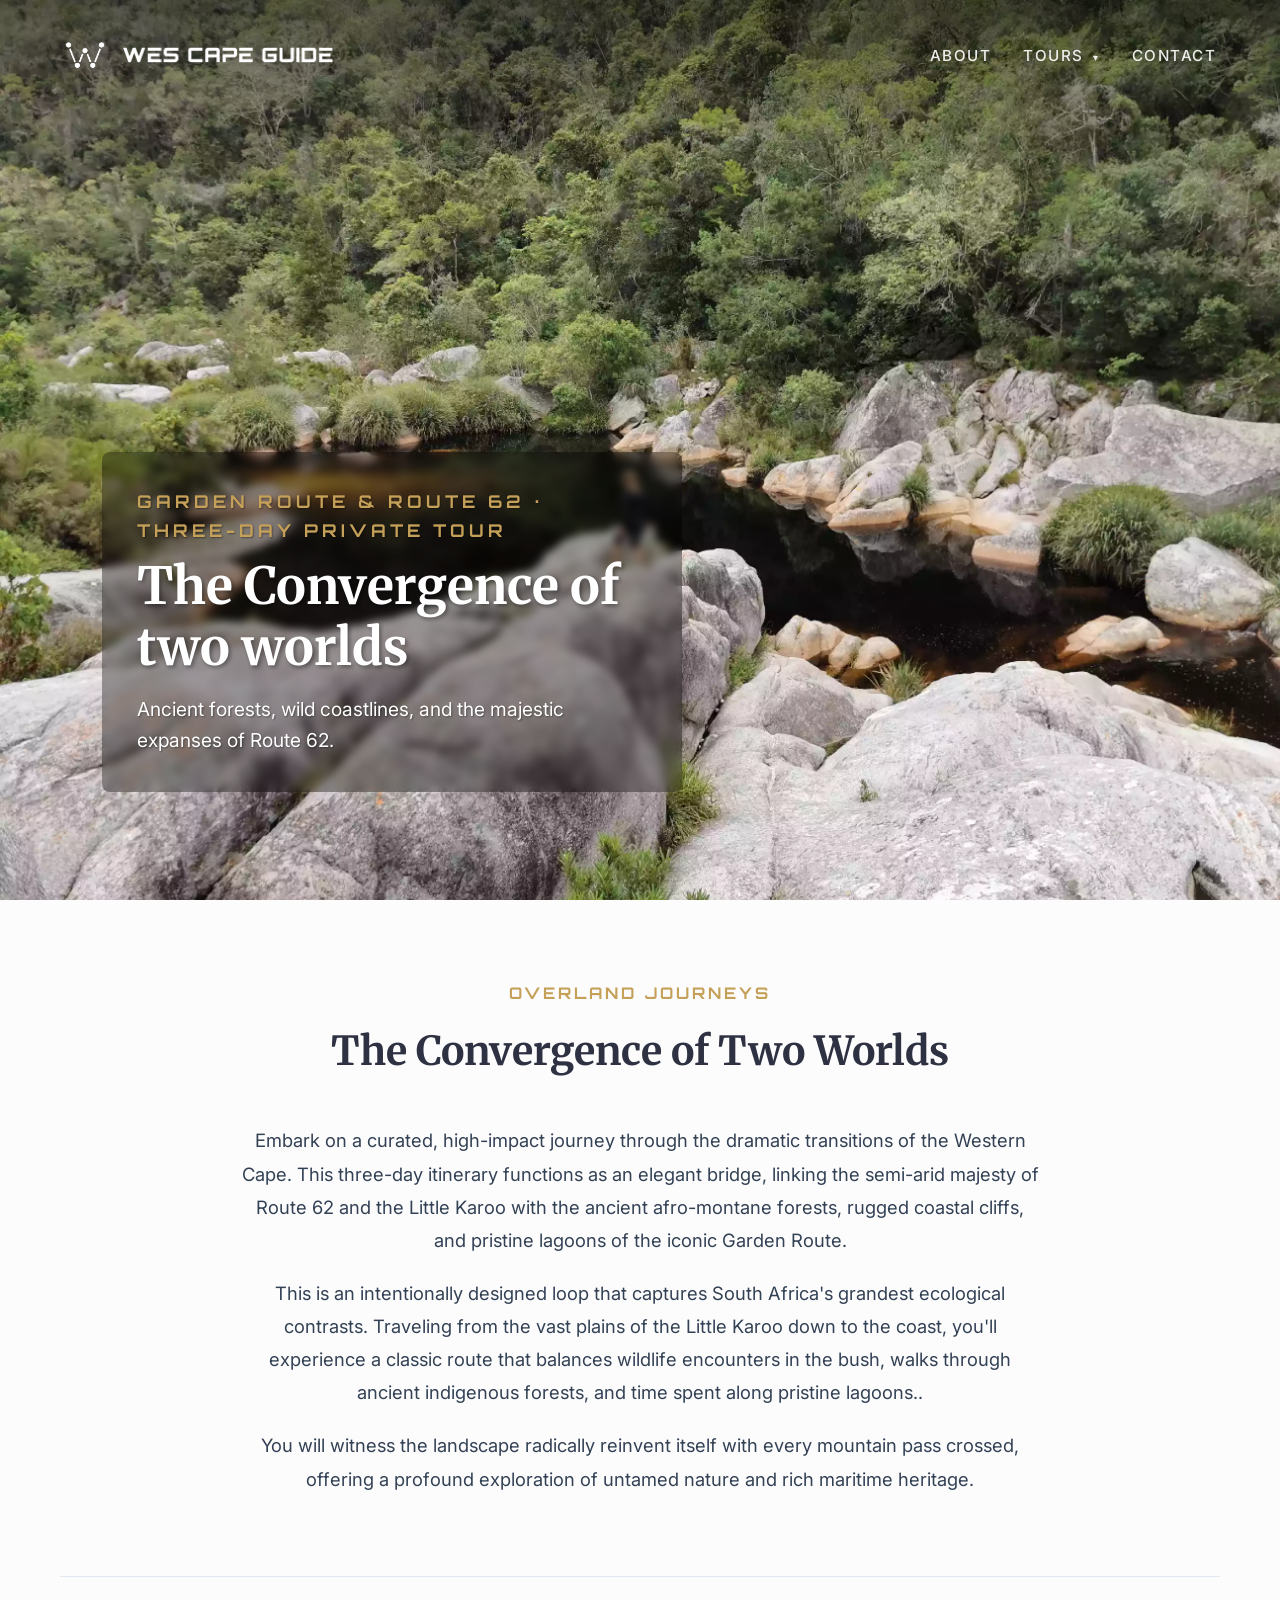
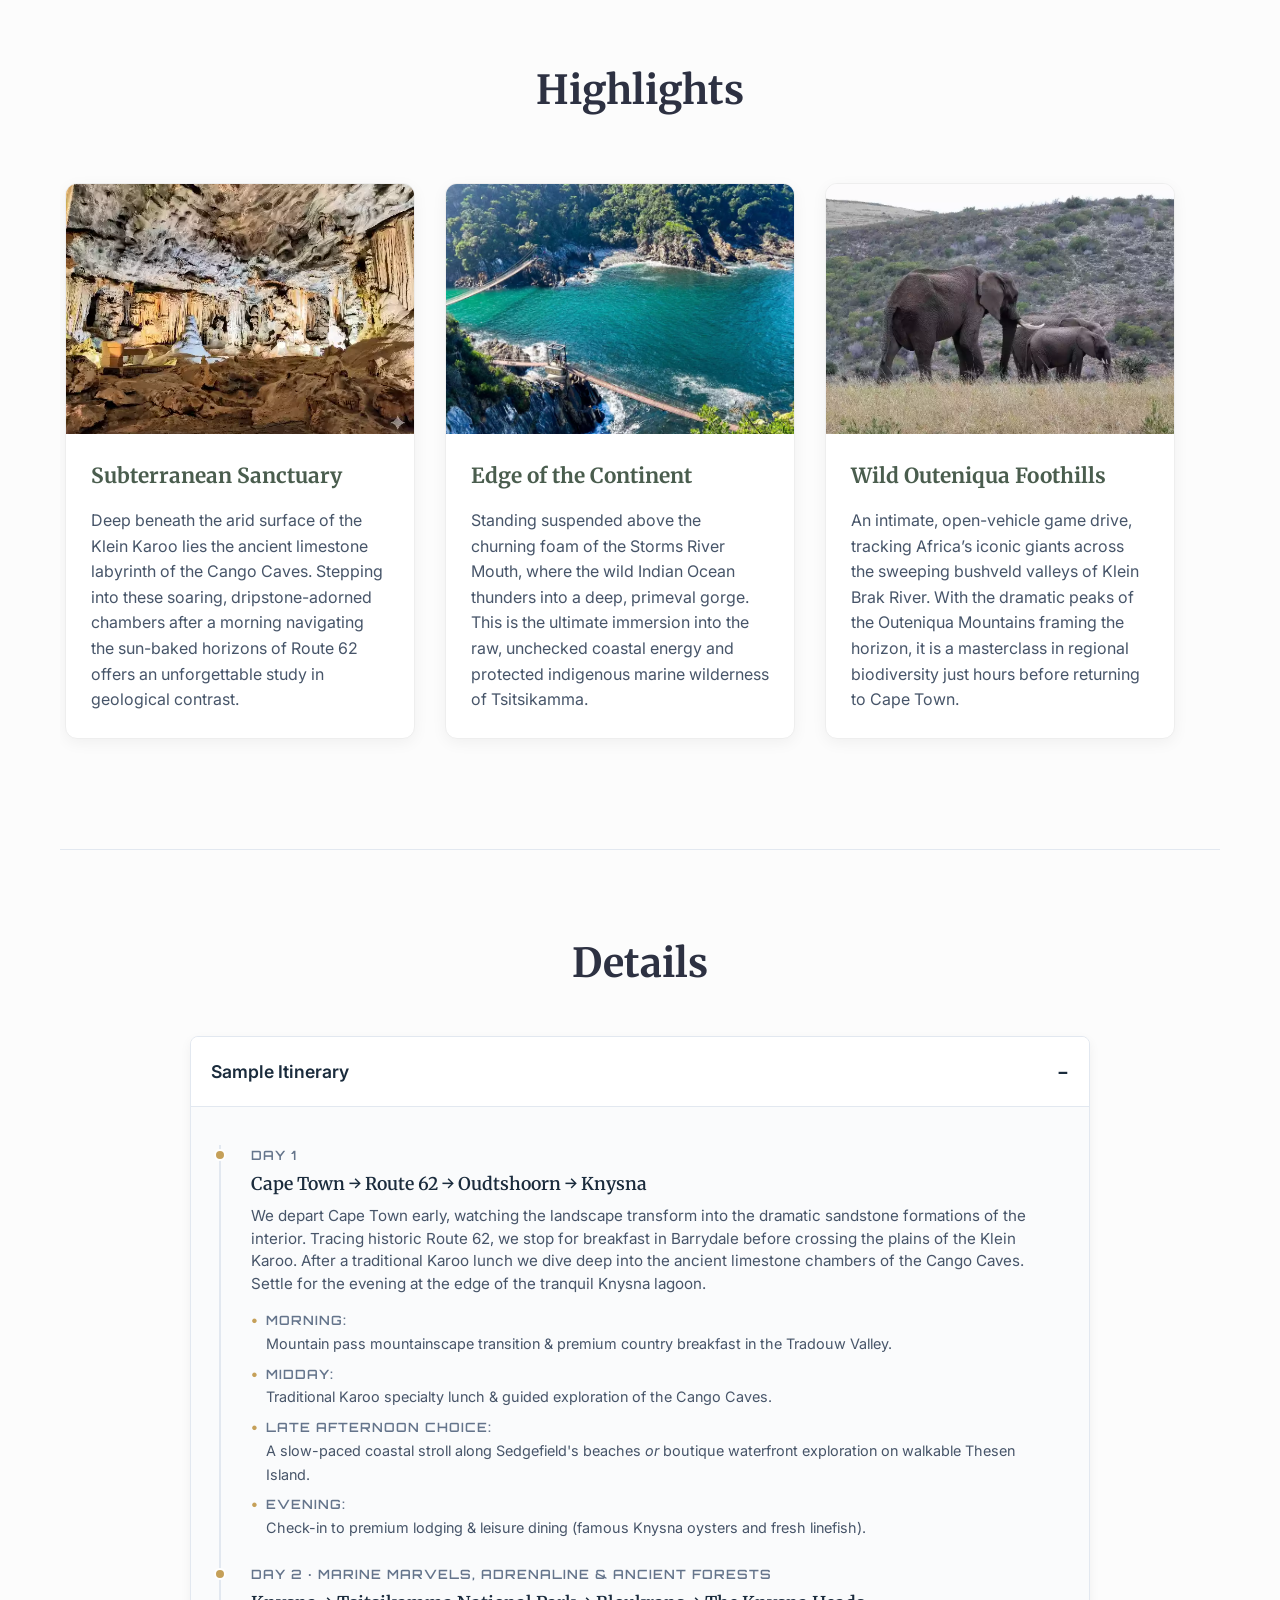
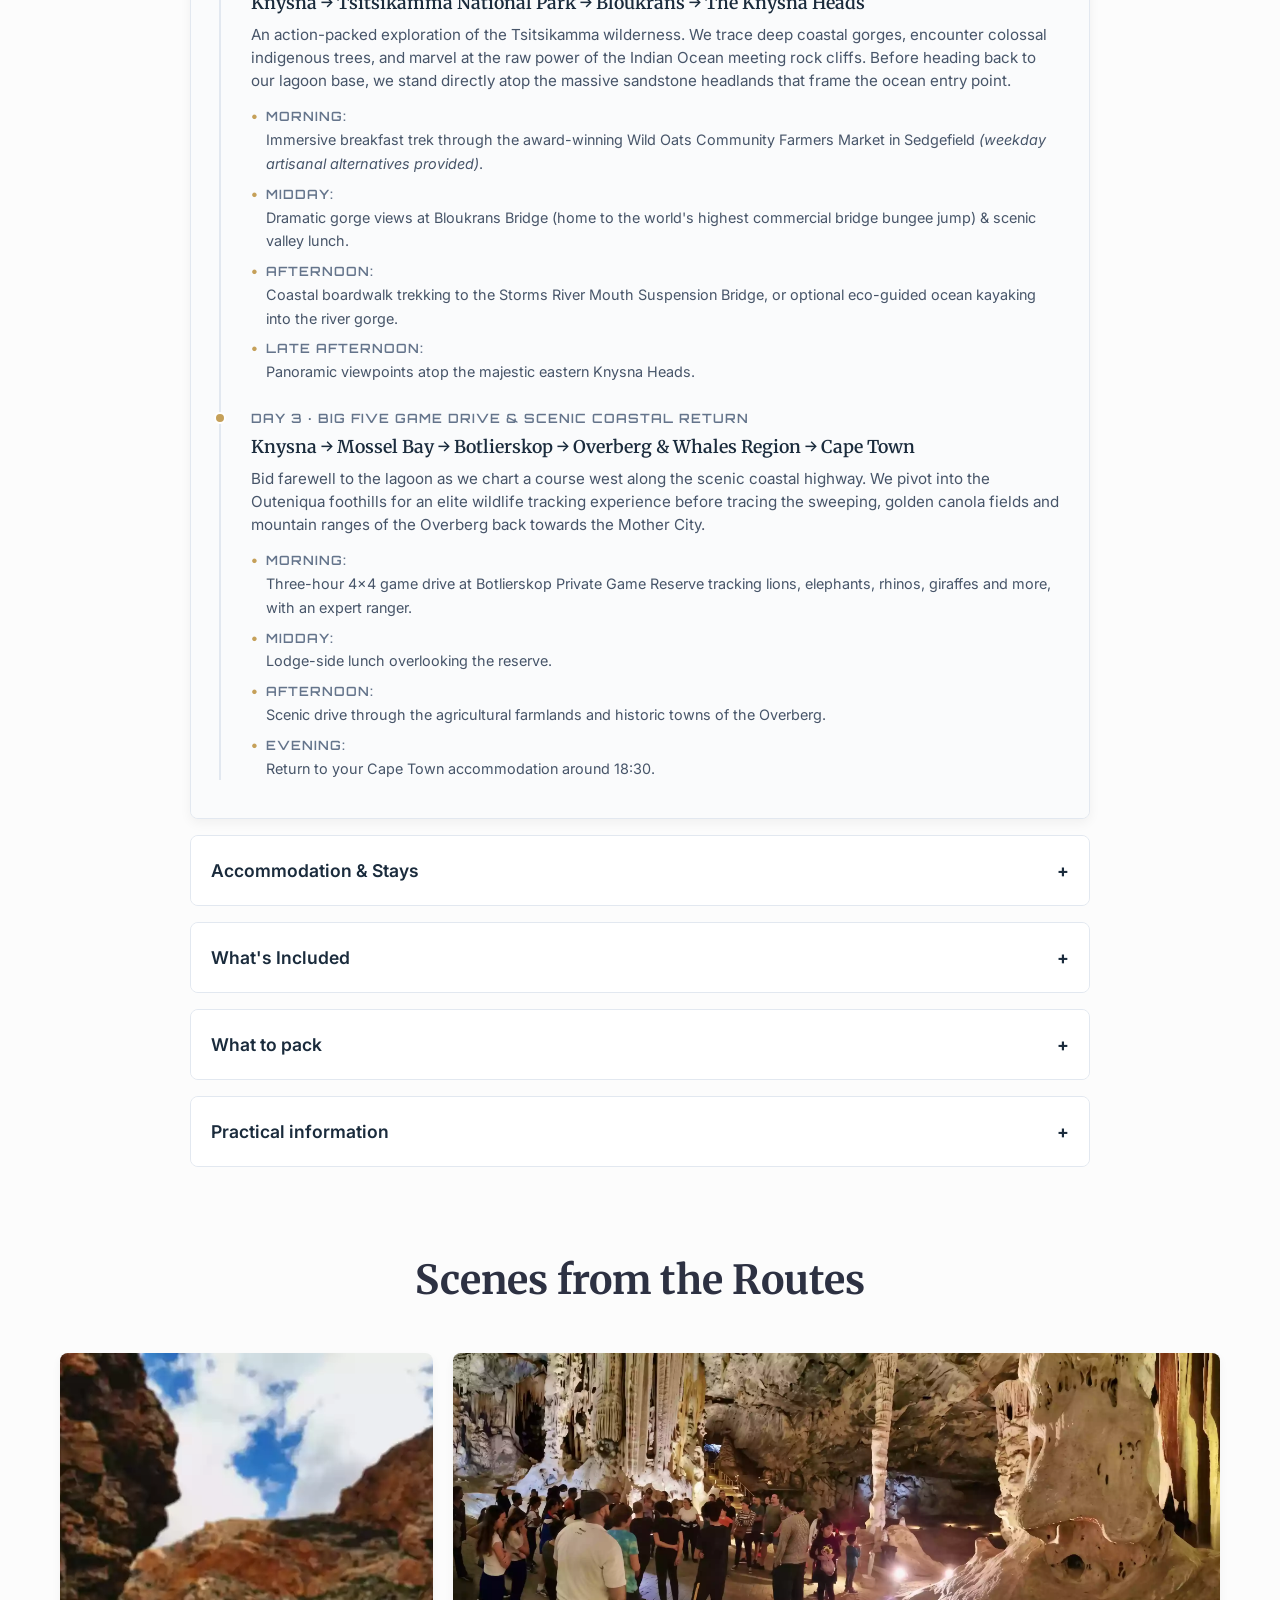
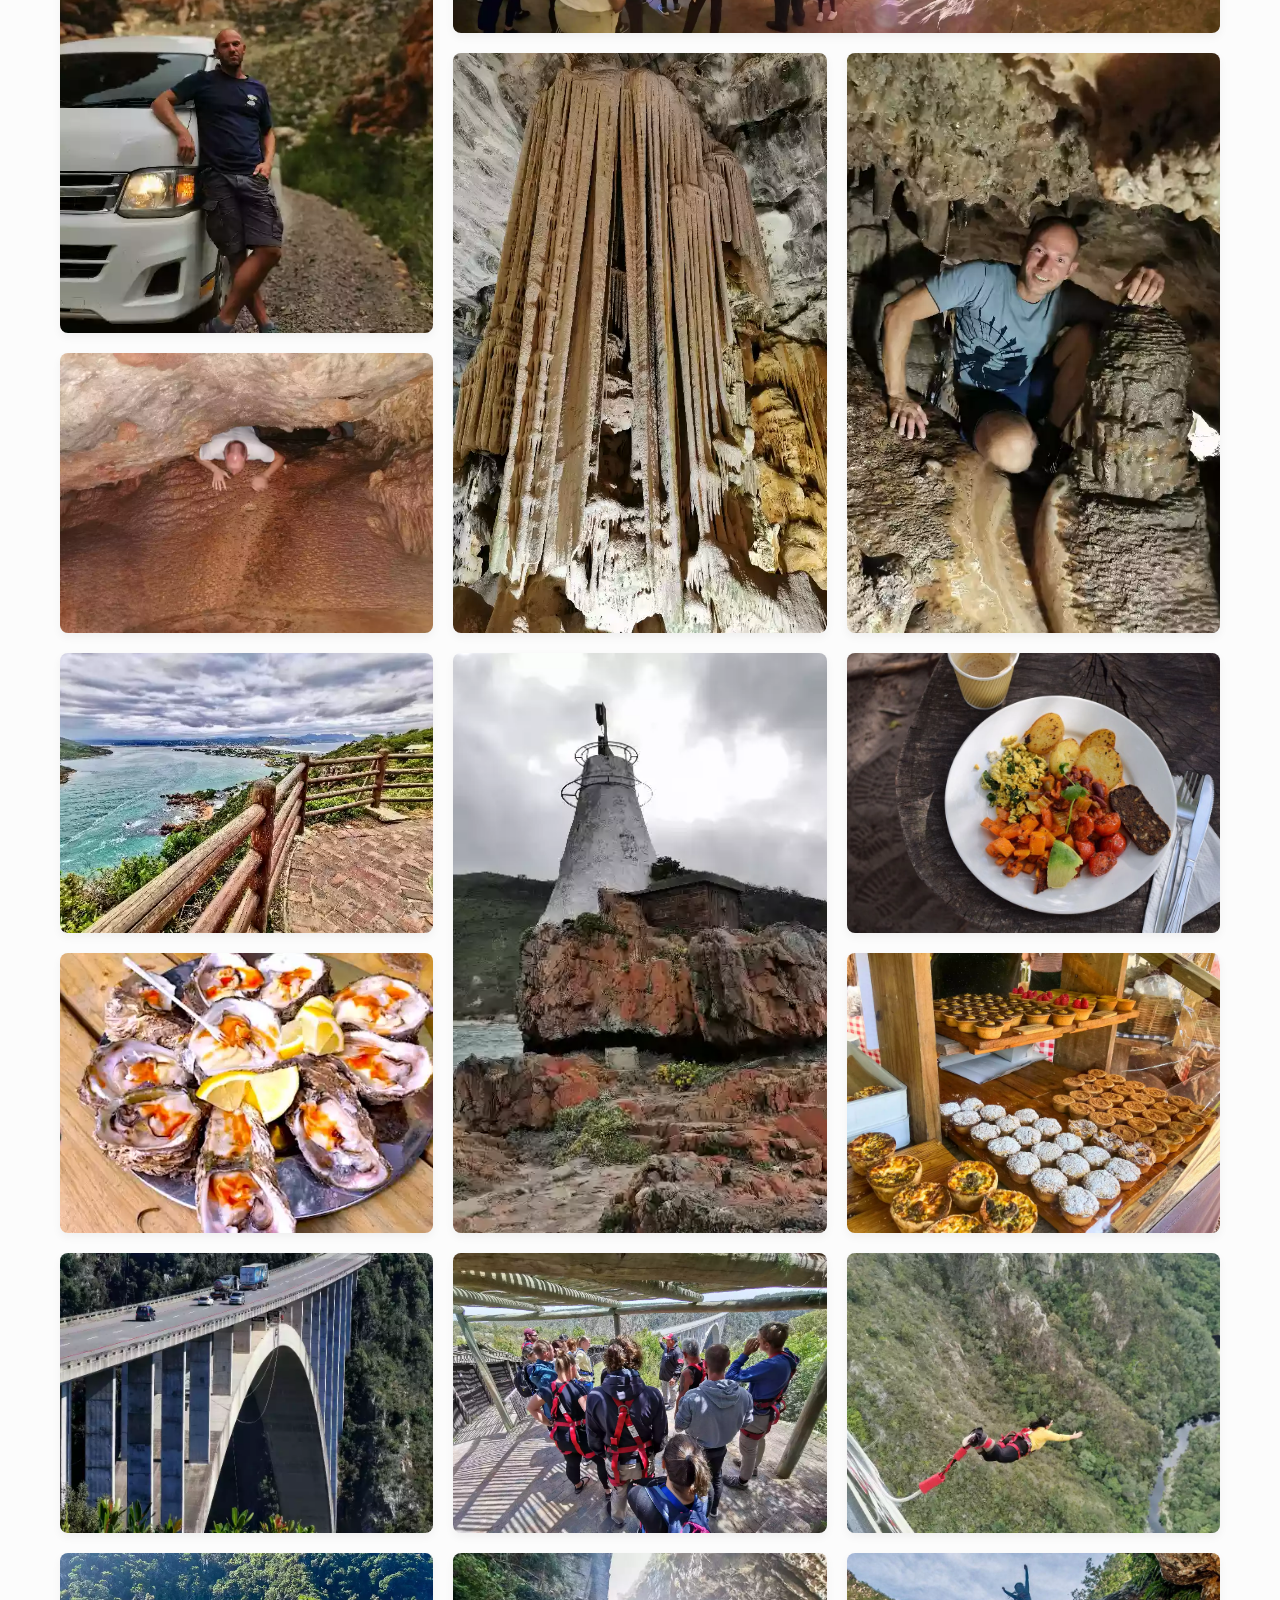
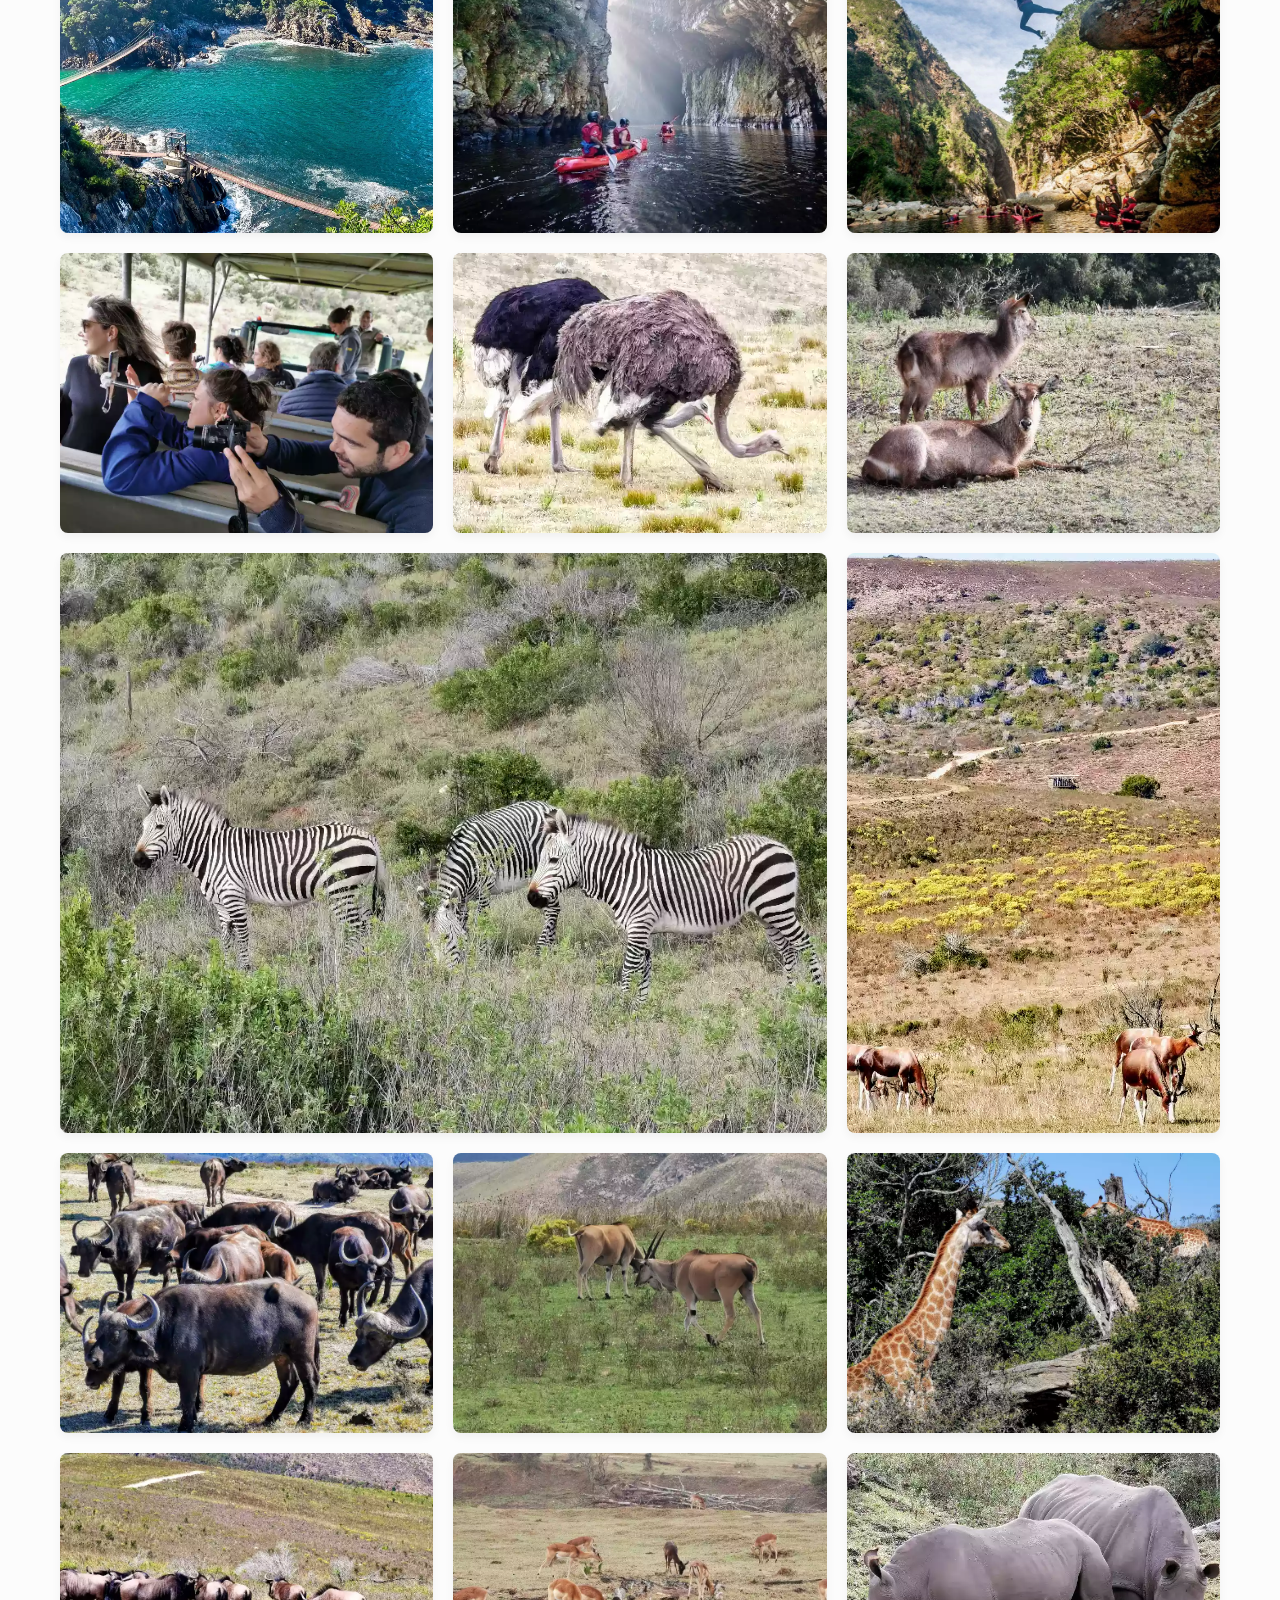
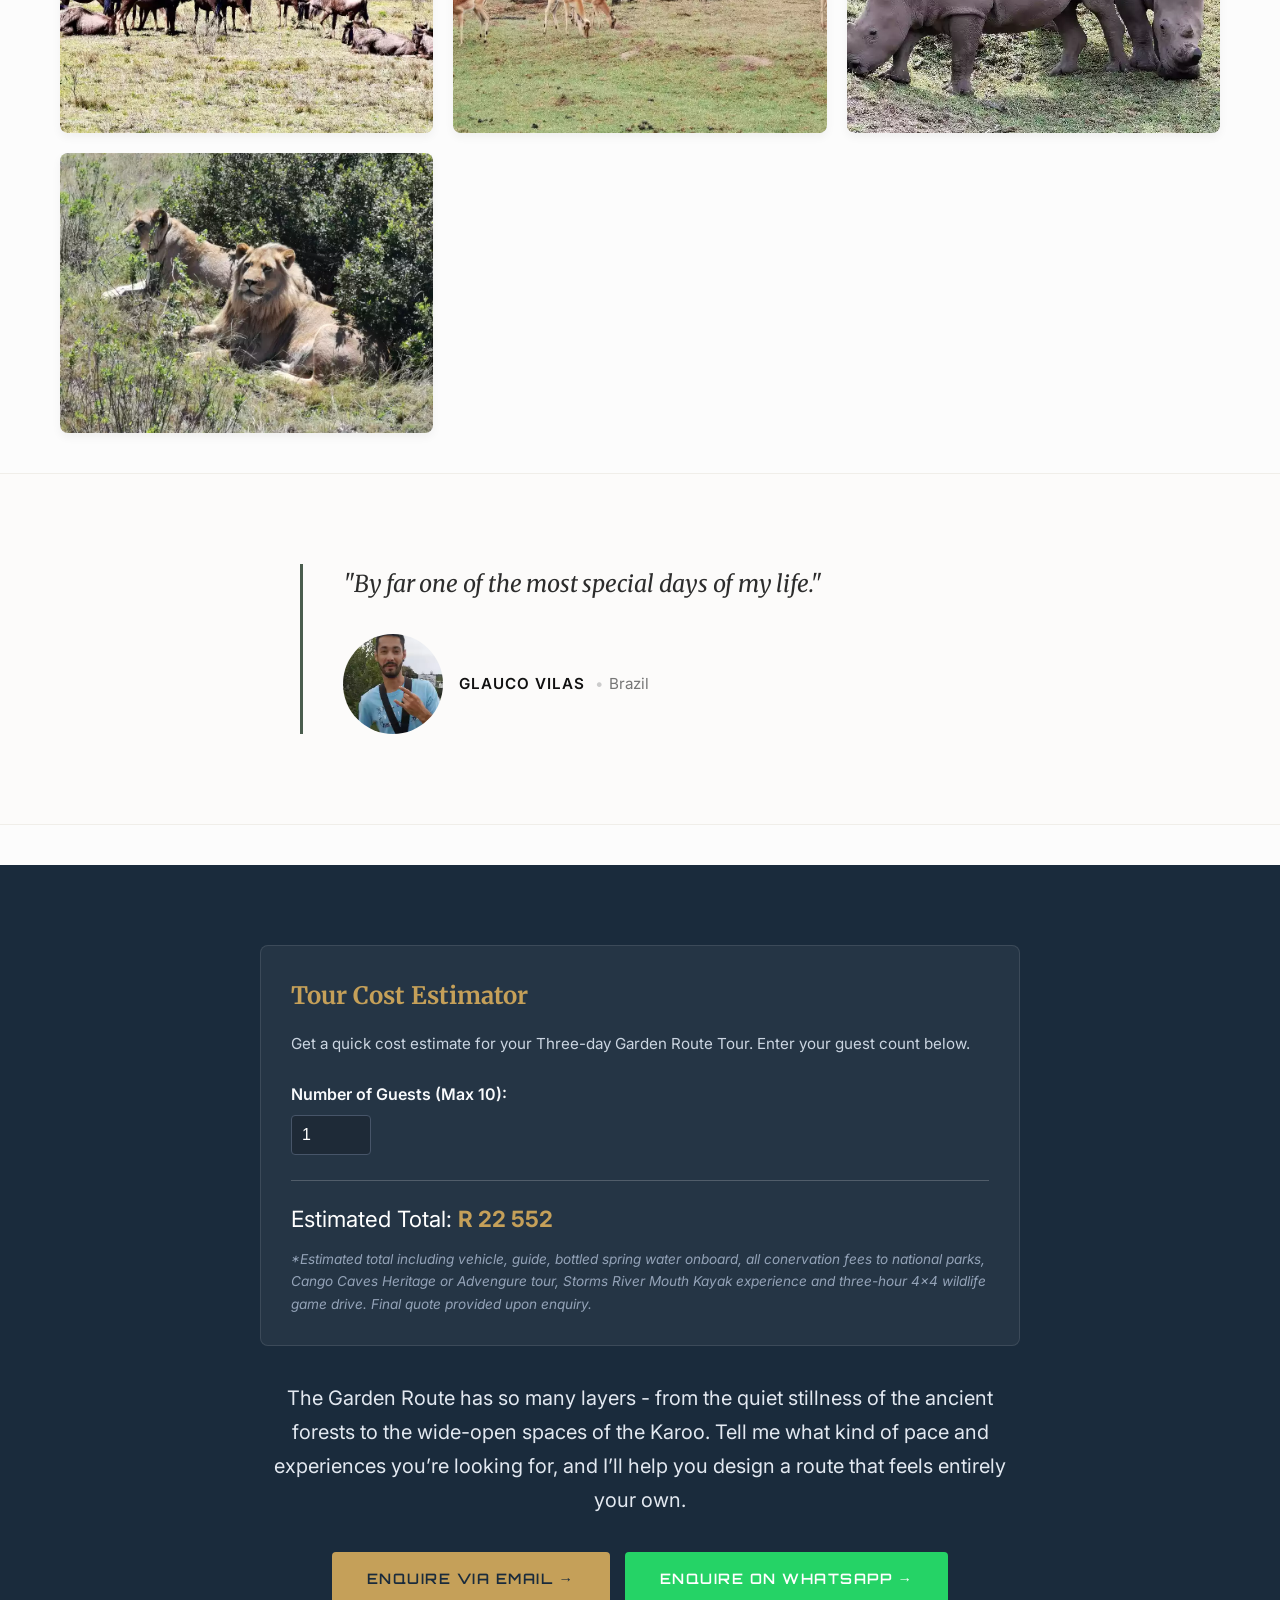
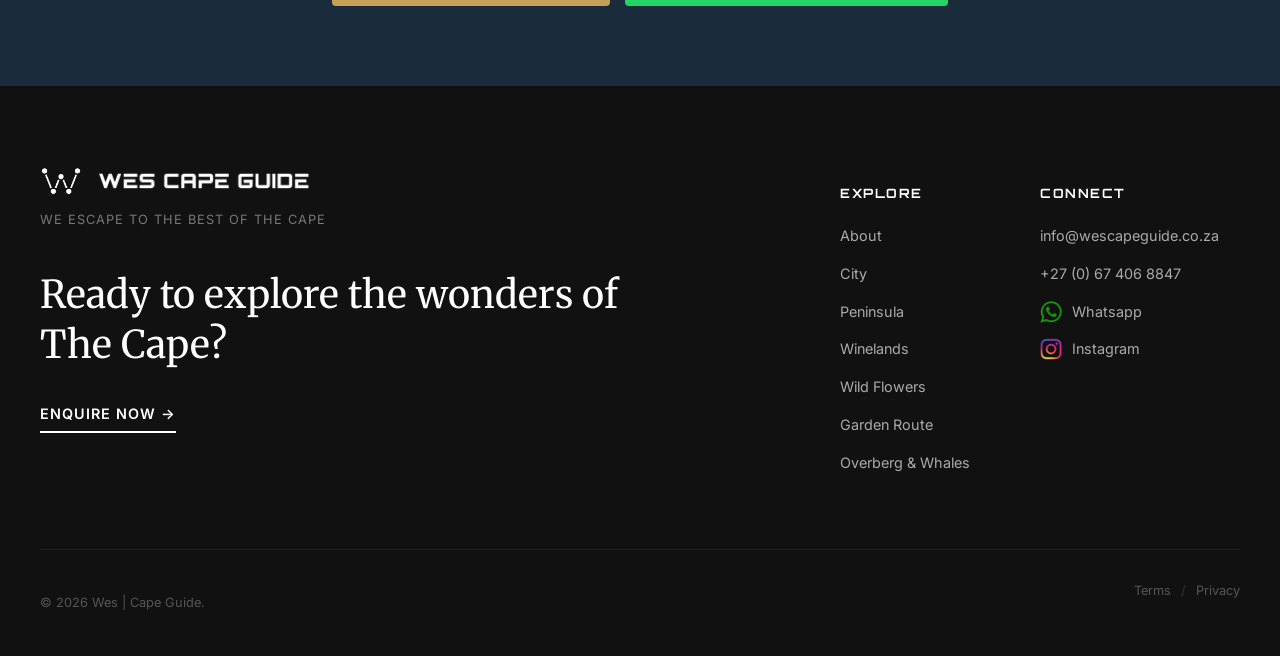
<file: tours/garden-route-three-day.html>
<!DOCTYPE html>
<html lang="en">
<head>
<!-- Google Tag Manager -->
<script>(function(w,d,s,l,i){w[l]=w[l]||[];w[l].push({'gtm.start':
new Date().getTime(),event:'gtm.js'});var f=d.getElementsByTagName(s)[0],
j=d.createElement(s),dl=l!='dataLayer'?'&l='+l:'';j.async=true;j.src=
'https://www.googletagmanager.com/gtm.js?id='+i+dl;f.parentNode.insertBefore(j,f);
})(window,document,'script','dataLayer','GTM-W47S6TVF');</script>
<!-- End Google Tag Manager -->
    <meta charset="UTF-8">
    <meta name="viewport" content="width=device-width, initial-scale=1.0">
    
    <!-- Primary SEO Metadata -->
    <title>Private Garden Route & Route 62 Tour | Multi-Day Journey | Wes | Cape Guide</title>
    <meta name="description" content="Embark on an unforgettable private multi-day tour. Discover the ancient coastal forests of the Garden Route and the dramatic semi-desert landscapes of Route 62, including the Cango Caves.">
    <meta name="robots" content="index, follow">
    <link rel="canonical" href="https://wescapeguide.co.za/tours/garden-route-three-day.html">

    <!-- Open Graph / Facebook / WhatsApp (Social Media Cards) -->
    <meta property="og:type" content="article">
    <meta property="og:url" content="https://wescapeguide.co.za/tours/garden-route-three-day.html">
    <meta property="og:title" content="Private Garden Route Tour: The Convergence of Two Worlds">
    <meta property="og:description" content="From lush coastal forests and river kayaking to the striking, open plains of the Klein Karoo—experience a masterfully paced private overland journey with Wes.">
    <meta property="og:image" content="https://wescapeguide.co.za/images/ebb-and-flow-restcamp-hike.webp">
    <meta property="og:site_name" content="Wes | Cape Guide">

    <!-- Twitter / X -->
    <meta name="twitter:card" content="summary_large_image">
    <meta name="twitter:url" content="https://wescapeguide.co.za/tours/garden-route-three-day.html">
    <meta name="twitter:title" content="Private Multi-Day Garden Route & Route 62 Tour | Wes">
    <meta name="twitter:description" content="A spectacular blend of scenic wonders, subterranean caves, and coastal trails tailored entirely to your pace.">
    <meta name="twitter:image" content="https://wescapeguide.co.za/images/ebb-and-flow-restcamp-hike.webp">

    <!-- Favicon & Branding Icons -->
    <link rel="icon" href="../images/logo-transparent.png" type="image/png">

    <!-- Performance: Fonts Preconnect -->
    <link rel="preconnect" href="https://fonts.googleapis.com">
    <link rel="preconnect" href="https://fonts.gstatic.com" crossorigin>
    <link href="https://fonts.googleapis.com/css2?family=Orbitron:wght@500;700&family=Merriweather:ital,wght@0,400;0,700;1,400&family=Inter:wght@400;500;600&display=swap" rel="stylesheet">
    
    <!-- Stylesheet -->
    <link rel="stylesheet" href="../style.css">
</head>
<body>
<!-- Google Tag Manager (noscript) -->
<noscript><iframe src="https://www.googletagmanager.com/ns.html?id=GTM-W47S6TVF"
height="0" width="0" style="display:none;visibility:hidden"></iframe></noscript>
<!-- End Google Tag Manager (noscript) -->

    <header>
        <a href="../index.html" class="logo">
            <img src="../images/logo-transparent.png" alt="Wes * Cape Guide Logo" class="logo-icon">
            <img src="../images/wes-cape-guide-logo.png" alt="Wes | Cape Guide Logo" class="logo-img">
        </a>
        
        <!-- Mobile Menu Toggle Button -->
        <button class="nav-toggle" aria-label="Toggle Navigation" aria-expanded="false">
            <span class="hamburger"></span>
        </button>
        
        <nav class="nav-menu">
            <ul class="nav-links">
                <li><a href="../about.html">About</a></li>
                <li class="dropdown">
                    <a href="../tours.html" class="dropdown-toggle">Tours <span class="arrow">&#9662;</span></a>
                    <ul class="dropdown-menu">
                        <li><a href="../tours.html">All Tours</a></li>
                        <li><a href="city.html">City</a></li>
                        <li><a href="peninsula.html">Peninsula</a></li>
                        <li><a href="winelands.html">Winelands</a></li>
                        <li><a href="west-coast-flowers.html">West Coast & Flowers</a></li>
                        <li><a href="garden-route-three-day.html" class="current">Garden Route</a></li>
                        <li><a href="overberg-whales.html">Overberg & Whales</a></li>
                    </ul>
                </li>
                <li><a href="../contact.html">Contact</a></li>
            </ul>
        </nav>
    </header>

    <!-- Refactored layout signature using clean stylesheet mechanics -->
   
    <section class="hero-parallax-wrapper">
    <div class="hero-parallax-bg hero-garden-route-bg"></div>
        <div class="hero hero-garden-route">
            <div class="hero-content">
                <span class="hero-eyebrow">Garden Route & Route 62 &middot; Three-Day Private Tour</span>
                <h1 id="garden-hero-heading">The Convergence of two worlds</h1>
                <p class="hero-lead">Ancient forests, wild coastlines, and the majestic expanses of Route 62.</p>
            </div>
        </div>
    </section>

    <main class="container">
        
        <section class="text-content-block">
            <span class="eyebrow">Overland Journeys</span>
            <h2 class="section-title">The Convergence of Two Worlds</h2>
            <p class="lead-paragraph">
                Embark on a curated, high-impact journey through the dramatic transitions of the Western Cape. This three-day itinerary functions as an elegant bridge, linking the semi-arid majesty of Route 62 and the Little Karoo with the ancient afro-montane forests, rugged coastal cliffs, and pristine lagoons of the iconic Garden Route.
            </p>
            <p class="lead-paragraph">
                This is an intentionally designed loop that captures South Africa's grandest ecological contrasts. Traveling from the vast plains of the Little Karoo down to the coast, you'll experience a classic route that balances wildlife encounters in the bush, walks through ancient indigenous forests, and time spent along pristine lagoons..
            </p>
            <p class="lead-paragraph paragraph-flush-bottom">
                You will witness the landscape radically reinvent itself with every mountain pass crossed, offering a profound exploration of untamed nature and rich maritime heritage.
            </p>
        </section>

        <hr class="section-divider">

        <section class="highlights-section">
            <div class="container container-flush">
                <h2 class="section-title">Highlights</h2>
    
                <div class="highlights-grid">
                    
                    <div class="highlights-item-card">
                        <img src="../images/cango-caves-inside-1.webp" alt="An empty, well-lit cavern inside the Cango Caves showing complex rock formations" class="highlights-card-image">
                        <div class="highlight-card-info">
                            <h3>Subterranean Sanctuary</h3>
                            <p>Deep beneath the arid surface of the Klein Karoo lies the ancient limestone labyrinth of the Cango Caves. Stepping into these soaring, dripstone-adorned chambers after a morning navigating the sun-baked horizons of Route 62 offers an unforgettable study in geological contrast.</p>
                        </div>
                    </div>
    
                    <div class="highlights-item-card">
                        <img src="../images/stormsriver-rest-camp.webp" alt="Scenic mountain pass and marine reserve shoreline along the coast" class="highlights-card-image">
                        <div class="highlight-card-info">
                            <h3>Edge of the Continent</h3>
                            <p>Standing suspended above the churning foam of the Storms River Mouth, where the wild Indian Ocean thunders into a deep, primeval gorge. This is the ultimate immersion into the raw, unchecked coastal energy and protected indigenous marine wilderness of Tsitsikamma.</p>
                        </div>
                    </div>
    
                    <div class="highlights-item-card">
                        <img src="../images/elephant-family-botlierskop.webp" alt="Elephant family walking across open plains at Botlierskop Game Reserve" class="highlights-card-image">
                        <div class="highlight-card-info">
                            <h3>Wild Outeniqua Foothills</h3>
                            <p>An intimate, open-vehicle game drive, tracking Africa’s iconic giants across the sweeping bushveld valleys of Klein Brak River. With the dramatic peaks of the Outeniqua Mountains framing the horizon, it is a masterclass in regional biodiversity just hours before returning to Cape Town.</p>
                        </div>
                    </div>
    
                </div>
            </div>
        </section>

        <hr class="section-divider">

        <section class="tour-info-section">
            <div class="container container-flush">
                <h2 class="section-title">Details</h2>
                <div class="tour-info-accordion">
                    
                    <details class="tour-info-item" open>
                        <summary>
                            <span class="tour-info-label">Sample Itinerary</span>
                            <span class="tour-info-icon" aria-hidden="true"></span>
                        </summary>
                        <div class="tour-info-panel">
                            <!-- Class standardized to global text engine typography -->
                            <div class="timeline">
                                
                                <div class="timeline-item">
                                    <div class="timeline-marker"></div>
                                    <div class="timeline-time">Day 1</div>
                                    <h4 class="timeline-title">Cape Town &rarr; Route 62 &rarr; Oudtshoorn &rarr; Knysna</h4>
                                    <p class="timeline-desc">We depart Cape Town early, watching the landscape transform into the dramatic sandstone formations of the interior. Tracing historic Route 62, we stop for breakfast in Barrydale before crossing the plains of the Klein Karoo. After a traditional Karoo lunch we dive deep into the ancient limestone chambers of the Cango Caves. Settle for the evening at the edge of the tranquil Knysna lagoon.</p>
                                    <ul class="timeline-highlights">
                                        <li><span class="timeline-time">Morning:</span><br>Mountain pass mountainscape transition &amp; premium country breakfast in the Tradouw Valley.</li>
                                        <li><span class="timeline-time">Midday:</span><br>Traditional Karoo specialty lunch &amp; guided exploration of the Cango Caves.</li>
                                        <li><span class="timeline-time">Late Afternoon Choice:</span><br>A slow-paced coastal stroll along Sedgefield's beaches <em>or</em> boutique waterfront exploration on walkable Thesen Island.</li>
                                        <li><span class="timeline-time">Evening:</span><br>Check-in to premium lodging &amp; leisure dining (famous Knysna oysters and fresh linefish).</li>
                                    </ul>
                                </div>
                                
                                <div class="timeline-item">
                                    <div class="timeline-marker"></div>
                                    <div class="timeline-time">Day 2 &middot; Marine Marvels, Adrenaline &amp; Ancient Forests</div>
                                    <h4 class="timeline-title">Knysna &rarr; Tsitsikamma National Park &rarr; Bloukrans &rarr; The Knysna Heads</h4>
                                    <p class="timeline-desc">An action-packed exploration of the Tsitsikamma wilderness. We trace deep coastal gorges, encounter colossal indigenous trees, and marvel at the raw power of the Indian Ocean meeting rock cliffs. Before heading back to our lagoon base, we stand directly atop the massive sandstone headlands that frame the ocean entry point.</p>
                                    <ul class="timeline-highlights">
                                        <li><span class="timeline-time">Morning:</span><br>Immersive breakfast trek through the award-winning Wild Oats Community Farmers Market in Sedgefield <em>(weekday artisanal alternatives provided)</em>.</li>
                                        <li><span class="timeline-time">Midday:</span><br>Dramatic gorge views at Bloukrans Bridge (home to the world's highest commercial bridge bungee jump) &amp; scenic valley lunch.</li>
                                        <li><span class="timeline-time">Afternoon:</span><br>Coastal boardwalk trekking to the Storms River Mouth Suspension Bridge, or optional eco-guided ocean kayaking into the river gorge.</li>
                                        <li><span class="timeline-time">Late Afternoon:</span><br>Panoramic viewpoints atop the majestic eastern Knysna Heads.</li>
                                    </ul>
                                </div>
                                
                                <div class="timeline-item">
                                    <div class="timeline-marker"></div>
                                    <div class="timeline-time">Day 3 &middot; Big Five game drive &amp; Scenic Coastal Return</div>
                                    <h4 class="timeline-title">Knysna &rarr; Mossel Bay &rarr; Botlierskop &rarr; Overberg & Whales Region &rarr; Cape Town</h4>
                                    <p class="timeline-desc">Bid farewell to the lagoon as we chart a course west along the scenic coastal highway. We pivot into the Outeniqua foothills for an elite wildlife tracking experience before tracing the sweeping, golden canola fields and mountain ranges of the Overberg back towards the Mother City.</p>
                                    <ul class="timeline-highlights">
                                        <li><span class="timeline-time">Morning:</span><br>Three-hour 4x4 game drive at Botlierskop Private Game Reserve tracking lions, elephants, rhinos, giraffes and more, with an expert ranger.</li>
                                        <li><span class="timeline-time">Midday:</span><br>Lodge-side lunch overlooking the reserve.</li>
                                        <li><span class="timeline-time">Afternoon:</span><br>Scenic drive through the agricultural farmlands and historic towns of the Overberg.</li>
                                        <li><span class="timeline-time">Evening:</span><br>Return to your Cape Town accommodation around 18:30.</li>
                                    </ul>
                                </div>
                                
                            </div>
                        </div>
                    </details>

                    <details class="tour-info-item">
                        <summary>
                            <span class="tour-info-label">Accommodation &amp; Stays</span>
                            <span class="tour-info-icon" aria-hidden="true"></span>
                        </summary>
                        <div class="tour-info-panel">
                            <p class="lead-paragraph">Overnight lodging can be arranged to align perfectly with your individual style, loyalty programs, and aesthetic preferences. You have complete flexibility:</p>
                            
                            <div class="accommodation-options-grid">
                                <div class="accommodation-box">
                                    <h5>Option A: Hand It Over To Me</h5>
                                    <p>Let me take care of your overnights. Based on your tastes &ndash; whether that means boutique coastal retreats in Plettenberg Bay or a historic farm estate in the Karoo &ndash; I will manage all reservations, vetting, and check-in logistics on your behalf.</p>
                                </div>
                                <div class="accommodation-box">
                                    <h5>Option B: Book Your Own Favourites</h5>
                                    <p>If you are an avid collector of hotel points or have highly specific properties already pinned to your wish list, you are welcome to anchor your own bookings. I will simply provide the ideal geographic milestones for the three days to keep our route perfectly balanced.</p>
                                </div>
                            </div>
                        </div>
                    </details>

                    <details class="tour-info-item">
                        <summary>
                            <span class="tour-info-label">What's Included</span>
                            <span class="tour-info-icon" aria-hidden="true"></span>
                        </summary>
                        <div class="tour-info-panel">
                            <div class="logistics-split-grid">
                                
                                <div class="logistics-card">
                                    <h4>Included</h4>
                                    <ul class="logistics-list included-list">
                                        <li>Registered Tourist Guide (that's me)</li>
                                        <li>Door-to-door transport in a modern, air-conditioned vehicle</li>
                                        <li>All conservation fees and national park permits (Stormsriver, Tsitsikamma &amp; Wilderness)</li>
                                        <li>Cango Caves entry and subterranean advernture or heritage route tracking</li>
                                        <li>Chilled, bottled spring water onboard</li>
                                        <li>Storms River Mouth kayak and lilo</li>
                                        <li>Three-hour 4x4 game drive</li>
                                    </ul>
                                </div>
                                
                                <div class="logistics-card">
                                    <h4>For Your Account</h4>
                                    <ul class="logistics-list excluded-list">
                                        <li>Overnight accommodation (tailored per your layout preference)</li>
                                        <li>Daily meals and personal beverage selections</li>
                                        <li>Additional activities</li>
                                    </ul>
                                </div>

                            </div>
                        </div>
                    </details>

                    <details class="tour-info-item">
                        <summary>
                            <span class="tour-info-label">What to pack</span>
                            <span class="tour-info-icon" aria-hidden="true"></span>
                        </summary>
                        <div class="tour-info-panel">
                            <ul class="standard-panel-list">
                                <li>Comfortable walking shoes with good traction for coastal boardwalks and wet forest trails</li>
                                <li>Layered clothing options (coastal winds can be brisk, while the Karoo hinterland runs significantly warmer)</li>
                                <li>Windproof and water-resistant jacket for maritime overlooks and weather fluctuations</li>
                                <li>Sunscreen, sunglasses and hat</li>
                                <li>Swimwear and beach towels</li>
                                <li>Binoculars and camera</li>
                            </ul>
                        </div>
                    </details>

                    <details class="tour-info-item">
                        <summary>
                            <span class="tour-info-label">Practical information</span>
                            <span class="tour-info-icon" aria-hidden="true"></span>
                        </summary>
                        <div class="tour-info-panel">
                            <ul class="standard-panel-list">
                                <li><strong>Duration:</strong> Three days / two nights overland deployment.</li>
                                <li><strong>Intensity:</strong> Easy to moderate walking trails, optional adventure expansions.</li>
                            </ul>
                        </div>
                    </details>
                    
                </div>
            </div>
        </section>

        <section class="gallery-space section-space-bottom">
            <h2 class="section-title">Scenes from the Routes</h2>
            
            <div class="mosaic-grid">
                <figure class="mosaic-item row-span-2">
                    <img src="../images/wes-with-tour-vehicle-along-seweweekspoort.webp" alt="Wes and touring vehicle along Seweweekspoort pass" class="pos-top-40">
                    <figcaption>Wes along Seweweekspoort pass</figcaption>
                </figure>
                
                <figure class="mosaic-item span-2">
                    <img src="../images/cango-caves-panorama.webp" alt="Illuminated panorama inside the Cango Caves">
                    <figcaption>Inside the Cango Caves</figcaption>
                </figure>

                <figure class="mosaic-item row-span-2">
                    <img src="../images/cango-caves-stalactite.webp" alt="Stalactite rock structural details inside the Cango Caves" class="pos-center">
                    <figcaption>Stalactite in the Cango Caves</figcaption>
                </figure>
                
                <figure class="mosaic-item row-span-2">
                    <img src="../images/wes-inside-cango-caves.webp" alt="Wes inside the deep chambers of the Cango Caves" class="pos-center">
                    <figcaption>Wes at the Cango Caves</figcaption>
                </figure>

                <figure class="mosaic-item">
                    <img src="../images/cango-caves-exploration.webp" alt="Wes navigating a tight crawl space inside the Cango Caves adventure path" class="pos-top-30">
                    <figcaption>Navigating the Depths of the Cango Caves</figcaption>
                </figure>

                <figure class="mosaic-item">
                    <img src="../images/knysna-the-heads-1.webp" alt="Lookout structure overlooking the Knysna lagoon mouth entries">
                    <figcaption>Lookout by The Heads, Knysna</figcaption>
                </figure>
                
                <figure class="mosaic-item row-span-2">
                    <img src="../images/eastern-heads-beacon.webp" alt="Knysna Eastern Heads navigational beacon overview" class="pos-center">
                    <figcaption>Knysna Eastern Heads Beacon</figcaption>
                </figure>
                
                <figure class="mosaic-item">
                    <img src="../images/wild-oats-market-breakfast.webp" alt="Fresh artisan farm breakfast options at Wild Oats market">
                    <figcaption>Breakfast at Wild Oats Market, Sedgefield</figcaption>
                </figure>
                
                <figure class="mosaic-item">
                    <img src="../images/wild-oats-market-oysters.webp" alt="Fresh wild lagoon oysters displayed at a farmers market stall">
                    <figcaption>Oysters at Wild Oats Market, Sedgefield</figcaption>
                </figure>
                
                <figure class="mosaic-item">
                    <img src="../images/wild-oats-market-confectionery.webp" alt="Artisanal baked sweet goods table layout">
                    <figcaption>Confectionery at Wild Oats Market, Sedgefield</figcaption>
                </figure>
                
                <figure class="mosaic-item">
                    <img src="../images/bloukrans-bridge.webp" alt="Architectural concrete span of the massive Bloukrans bridge canyon">
                    <figcaption>Bloukrans Bridge</figcaption>
                </figure>
                
                <figure class="mosaic-item">
                    <img src="../images/tour-group-at-bloukrans-bridge.webp" alt="Happy travelers posing against the canyon framing backdrop">
                    <figcaption>Tour group at Bloukrans Bridge</figcaption>
                </figure>
                
                <figure class="mosaic-item">
                    <img src="../images/bungee-jumping-at-bloukrans-bridge.webp" alt="Bungee jumper diving mid-air into the river gorge below">
                    <figcaption>Bungee jump from Bloukrans Bridge</figcaption>
                </figure>
                
                <figure class="mosaic-item">
                    <img src="../images/storms-river-mouth.webp" alt="Suspension footbridges spanning across the rough river entry channels" class="pos-top-40">
                    <figcaption>Suspension bridges over Storms River mouth</figcaption>
                </figure>
                
                <figure class="mosaic-item">
                    <img src="../images/storms-river-kayak.webp" alt="Travelers in twin ocean kayaks paddling into the deep river canyon walls">
                    <figcaption>Kayak at Storms River mouth</figcaption>
                </figure>
                
                <figure class="mosaic-item">
                    <img src="../images/storms-river-jump.webp" alt="Adrenaline jumper jumping down from a cliff station into blue waters">
                    <figcaption>Cliff jumping at Storms River mouth</figcaption>
                </figure>
                
                <figure class="mosaic-item">
                    <img src="../images/botlierskop-game-drive.webp" alt="Bespoke open game drive vehicle exploring valley terrain">
                    <figcaption>Game drive at Botlierskop</figcaption>
                </figure>
                
                <figure class="mosaic-item">
                    <img src="../images/ostrich-pair.webp" alt="A pair of wild ostriches running across low fynbos brushveld terrain">
                    <figcaption>Ostrich pair at Botlierskop</figcaption>
                </figure>
                
                <figure class="mosaic-item span-2 row-span-2">
                    <img src="../images/zebras.webp" alt="A collection of wild zebras standing together out on wide grass fields">
                    <figcaption>Dazzle of zebras at Botlierskop</figcaption>
                </figure>
                
                <figure class="mosaic-item">
                    <img src="../images/waterbok.webp" alt="A large antelope grazing peacefully near local waterlines">
                    <figcaption>Waterbuck at Botlierskop</figcaption>
                </figure>
                
                <figure class="mosaic-item row-span-2">
                    <img src="../images/bontebokke.webp" alt="A pair of endemic rich-colored bontebok browsing field lines" class="pos-right-90">
                    <figcaption>Bontebok at Botlierskop</figcaption>
                </figure>
                
                <figure class="mosaic-item">
                    <img src="../images/buffalo.webp" alt="A thick cape buffalo herd checking environmental movements">
                    <figcaption>Buffalo at Botlierskop</figcaption>
                </figure>
                
                <figure class="mosaic-item">
                    <img src="../images/eland-pair.webp" alt="Two large majestic eland standing deep within thick fynbos valleys">
                    <figcaption>Eland at Botlierskop</figcaption>
                </figure>
                
                <figure class="mosaic-item">
                    <img src="../images/giraffes.webp" alt="Wild giraffes eating leaves high up inside local trees">
                    <figcaption>Giraffe at Botlierskop</figcaption>
                </figure>
                
                <figure class="mosaic-item">
                    <img src="../images/blou-wilde-bees.webp" alt="A blue wilde beast traversing structural bush terrain fields">
                    <figcaption>Blou wilde bees at Botlierskop</figcaption>
                </figure>
                
                <figure class="mosaic-item">
                    <img src="../images/impala.webp" alt="Delicate alert herd of impala roaming grass pathways">
                    <figcaption>Impala at Botlierskop</figcaption>
                </figure>
                                      
                <figure class="mosaic-item">
                    <img src="../images/rhino-pair.webp" alt="Two wild rhinos resting near natural valley watering zones">
                    <figcaption>Rhino pair at Botlierskop</figcaption>
                </figure>
                
                <figure class="mosaic-item">
                    <img src="../images/lion-pair.webp" alt="A male and female lion sitting together on mountain ridges">
                    <figcaption>Lion pair at Botlierskop</figcaption>
                </figure>
                                                                                                            
            </div>
        </section>

    </main>

    <section class="testimonial-section-v2">
        <div class="testimonial-container-v2">
            <blockquote class="testimonial-text-v2">
                "By far one of the most special days of my life."
            </blockquote>
            
            <div class="testimonial-profile-v2">
                <img src="../images/reviewer-glauco-vilas.webp" alt="Glauco Vilas" class="testimonial-avatar">
                <div class="testimonial-author-v2">
                    <strong class="author-name-v2">Glauco Vilas</strong>
                    <span class="author-location-v2">Brazil</span>
                </div>
            </div>
        </div>
    </section>

<!-- CTA & ESTIMATOR SECTION -->
<section class="peninsula-enquire">
    <div class="container container-enquire">
        
        <!-- Cost Estimator Block -->
        <div class="estimator-wrapper">
            <h3 class="estimator-title">Tour Cost Estimator</h3>
            <p class="estimator-subtitle">Get a quick cost estimate for your Three-day Garden Route Tour. Enter your guest count below.</p>
            
            <div class="estimator-controls">
                <div class="input-group">
                    <label for="guestCount">Number of Guests (Max 10):</label>
                    <input type="number" id="guestCount" data-tour="garden-route" min="1" max="10" value="1">
                </div>
            </div>

            <div class="estimator-total-box">
                <h3>
                    Estimated Total: <span class="highlight-gold"><span id="totalPrice">R 5 365</span></span> <span id="costPerPerson" style="font-size: 0.75em; font-weight: normal; opacity: 0.9;">(R 5 365.00 per person)</span>
                </h3>
                <!-- CHANGED: Disclaimer now lists City Tour inclusions -->
                <p class="disclaimer">*Estimated total including vehicle, guide, bottled spring water onboard, all conervation fees to national parks, Cango Caves Heritage or Advengure tour, Storms River Mouth Kayak experience and three-hour 4x4 wildlife game drive. Final quote provided upon enquiry.</p>
            </div>
        </div>
        <p class="peninsula-enquire-text">The Garden Route has so many layers - from the quiet stillness of the ancient forests to the wide-open spaces of the Karoo. Tell me what kind of pace and experiences you’re looking for, and I’ll help you design a route that feels entirely your own.</p>
        
        <!-- Dynamic Email & WhatsApp Buttons -->
        <div class="estimator-buttons" style="display: flex; width: 100%; justify-content: center; align-items: center; gap: 15px; flex-wrap: wrap; margin-top: 20px;">
            
            <!-- Email Button -->
            <a href="#" id="enquireEmailButton" class="btn-enquire">
                Enquire via Email &rarr;
            </a>
            
            <!-- WhatsApp Button -->
            <a href="#" id="enquireWhatsappButton" class="btn-enquire" target="_blank" rel="noopener noreferrer" style="background-color: #25D366; border-color: #25D366; color: #ffffff;">
                Enquire on WhatsApp &rarr;
            </a>
            
        </div>
        
    </div>
</section>

    <footer class="editorial-footer">
        <div class="footer-top-row">
            <div class="footer-hero-block">
                <a href="../index.html" class="logo">
                    <img src="../images/logo-transparent.png" alt="Wes * Cape Guide Logo" class="logo-icon">
                    <img src="../images/wes-cape-guide-logo.png" alt="Wes | Cape Guide Logo" class="logo-img">
                </a>
                <p class="editorial-snippet">We escape to the best of The Cape</p>
                <h2 class="footer-big-prompt">Ready to explore the wonders of <span class="no-wrap">The Cape?</span></h2>
                <a href="../contact.html" class="editorial-btn">Enquire Now &rarr;</a>
            </div>
            <div class="footer-links-block">
                <div class="links-sub-col">
                    <h4>Explore</h4>
                    <a href="../about.html">About</a>
                    <a href="city.html">City</a>
                    <a href="peninsula.html">Peninsula</a>
                    <a href="winelands.html">Winelands</a>
                    <a href="west-coast-flowers.html">Wild Flowers</a>
                    <a href="garden-route-three-day.html">Garden Route</a>
                    <a href="overberg-whales.html">Overberg & Whales</a>
                </div>
                <div class="links-sub-col">
                    <h4>Connect</h4>
                    <a href="mailto:info@wescapeguide.co.za">info@wescapeguide.co.za</a>
                    <a href="tel:+27674068847">+27 (0) 67 406 8847</a>
                    <a href="https://wa.me/27674068847?text=Hi Wes!%20I'd%20like%20to%20enquire%20about%20a%20tour..." target="_blank" style="display: inline-flex; align-items: center; gap: 10px; white-space: nowrap;">
                        <img src="../images/whatsapp-logo.png" alt="WhatsApp" style="width: 22px; height: 22px; display: block;">
                        <span>Whatsapp</span>
                    </a>
                    <a href="https://www.instagram.com/wescapeguide" target="_blank" style="display: inline-flex; align-items: center; gap: 10px; white-space: nowrap;">
                        <img src="../images/instagram-logo.png" alt="Instagram" style="width: 22px; height: 22px; display: block;">
                        <span>Instagram</span>
                    </a>
                </div>
            </div>
        </div>
        <div class="editorial-bottom">
            <p>&copy; 2026 Wes | Cape Guide.</p>
            <div class="editorial-legal">
                <a href="../terms.html">Terms</a>
                <span class="sep">/</span>
                <a href="../privacy.html">Privacy</a>
            </div>
        </div>
    </footer>
    <script>
    document.addEventListener('DOMContentLoaded', () => {
        const toggleBtn = document.querySelector('.nav-toggle');
        const navMenu = document.querySelector('.nav-menu');
        const dropdown = document.querySelector('.dropdown');
        const dropdownToggle = document.querySelector('.dropdown-toggle');

        // Toggle Main Mobile Drawer Panel
        toggleBtn.addEventListener('click', () => {
            const isOpen = toggleBtn.getAttribute('aria-expanded') === 'true';
            toggleBtn.setAttribute('aria-expanded', !isOpen);
            navMenu.classList.toggle('is-active');
            
            // Prevent body context from scrolling while full screen navigation view is processing
            document.body.style.overflow = isOpen ? '' : 'hidden';
        });

        // Toggle Nested Tours Dropdown Accordion Content on touch-screens
        dropdownToggle.addEventListener('click', (e) => {
            if (window.innerWidth <= 768) {
                e.preventDefault(); // Prevents instant navigational route skipping
                dropdown.classList.toggle('is-open');
            }
        });
    });
</script>
<script src="../js/estimator.js"></script>
</body>
</html>
</file>
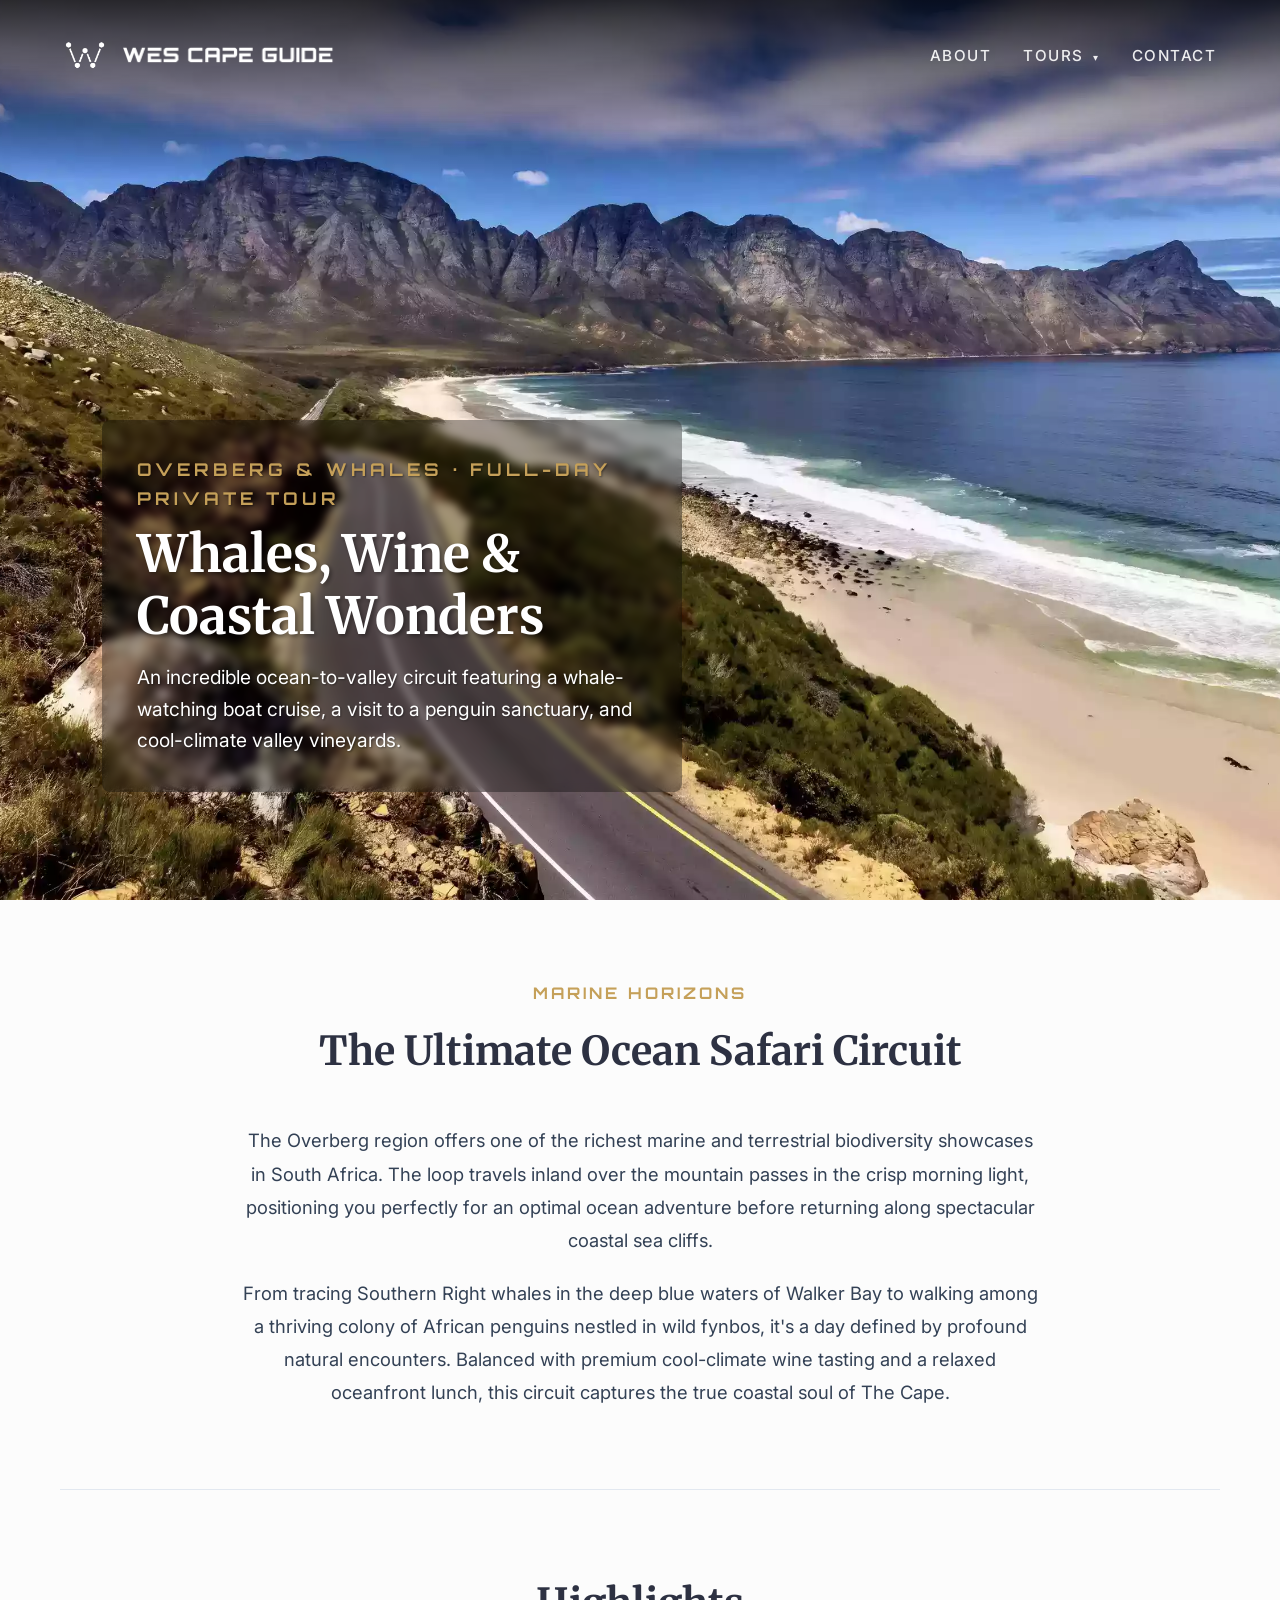
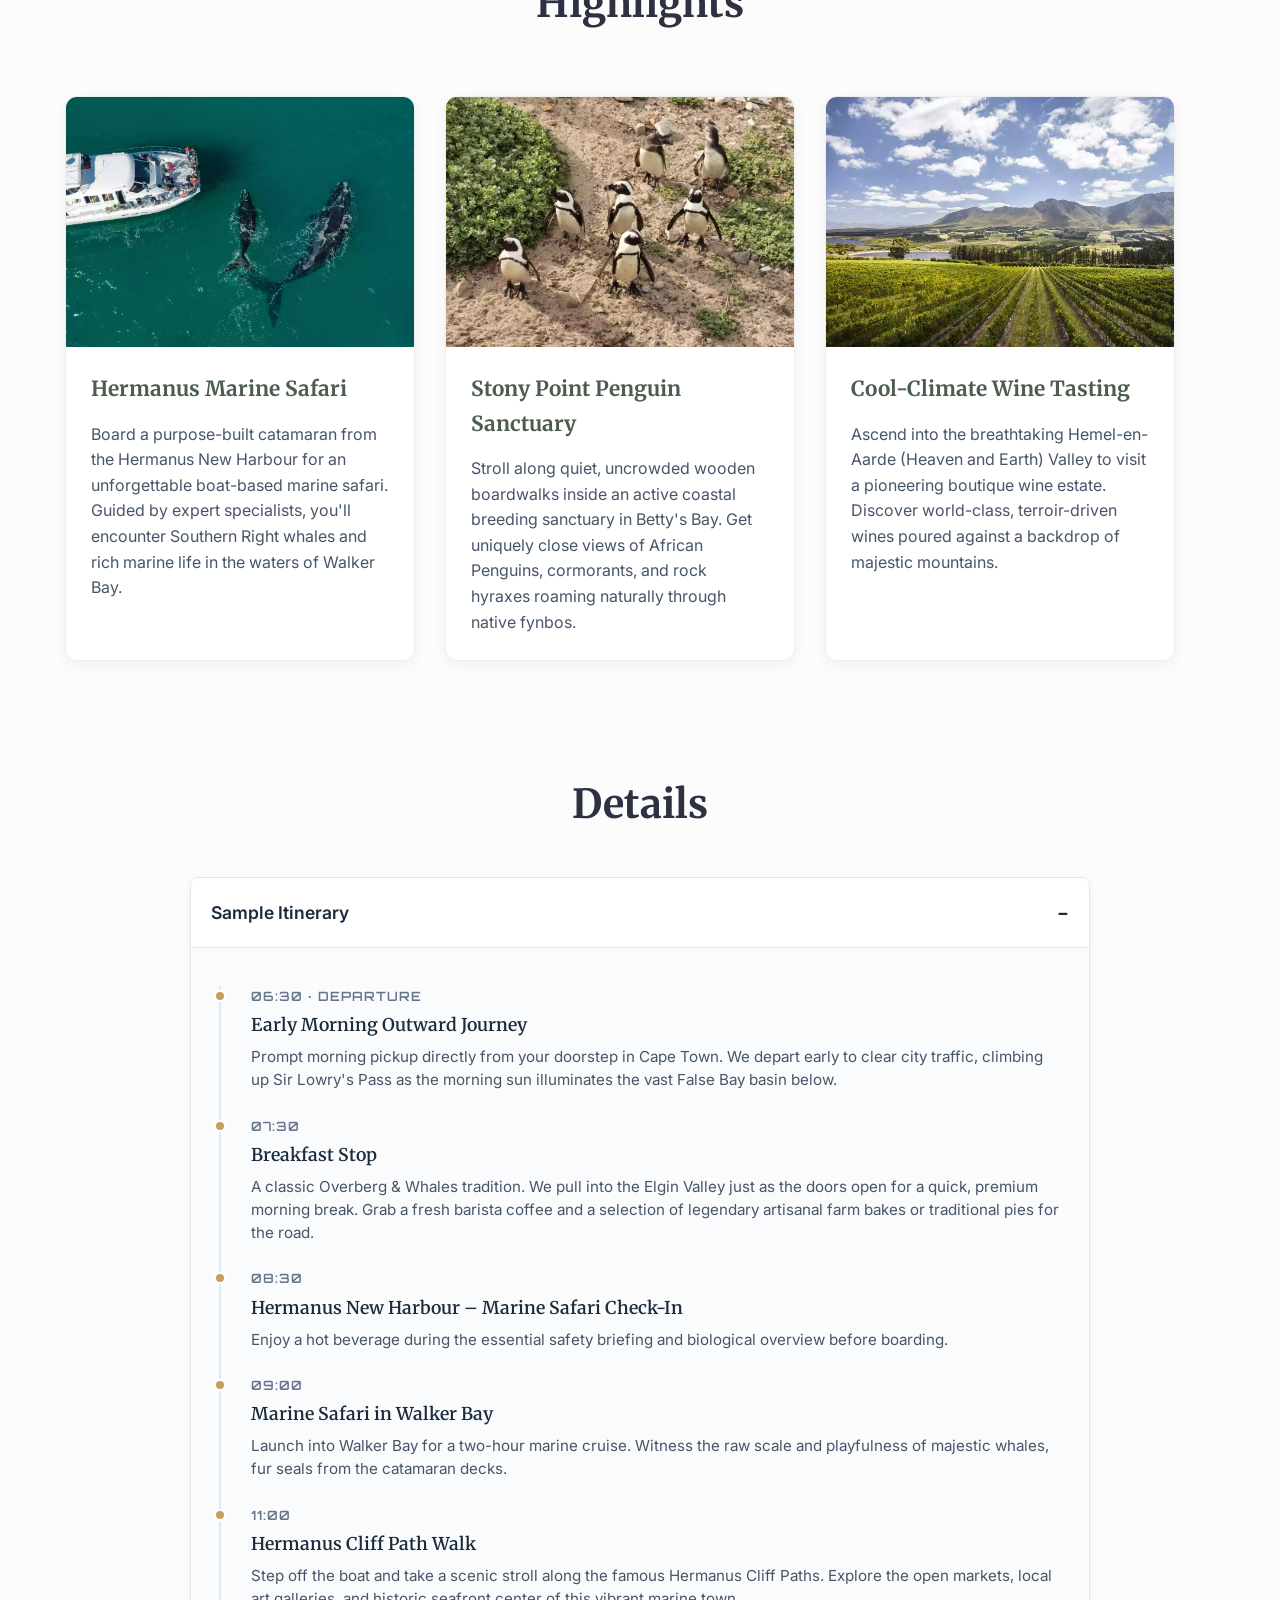
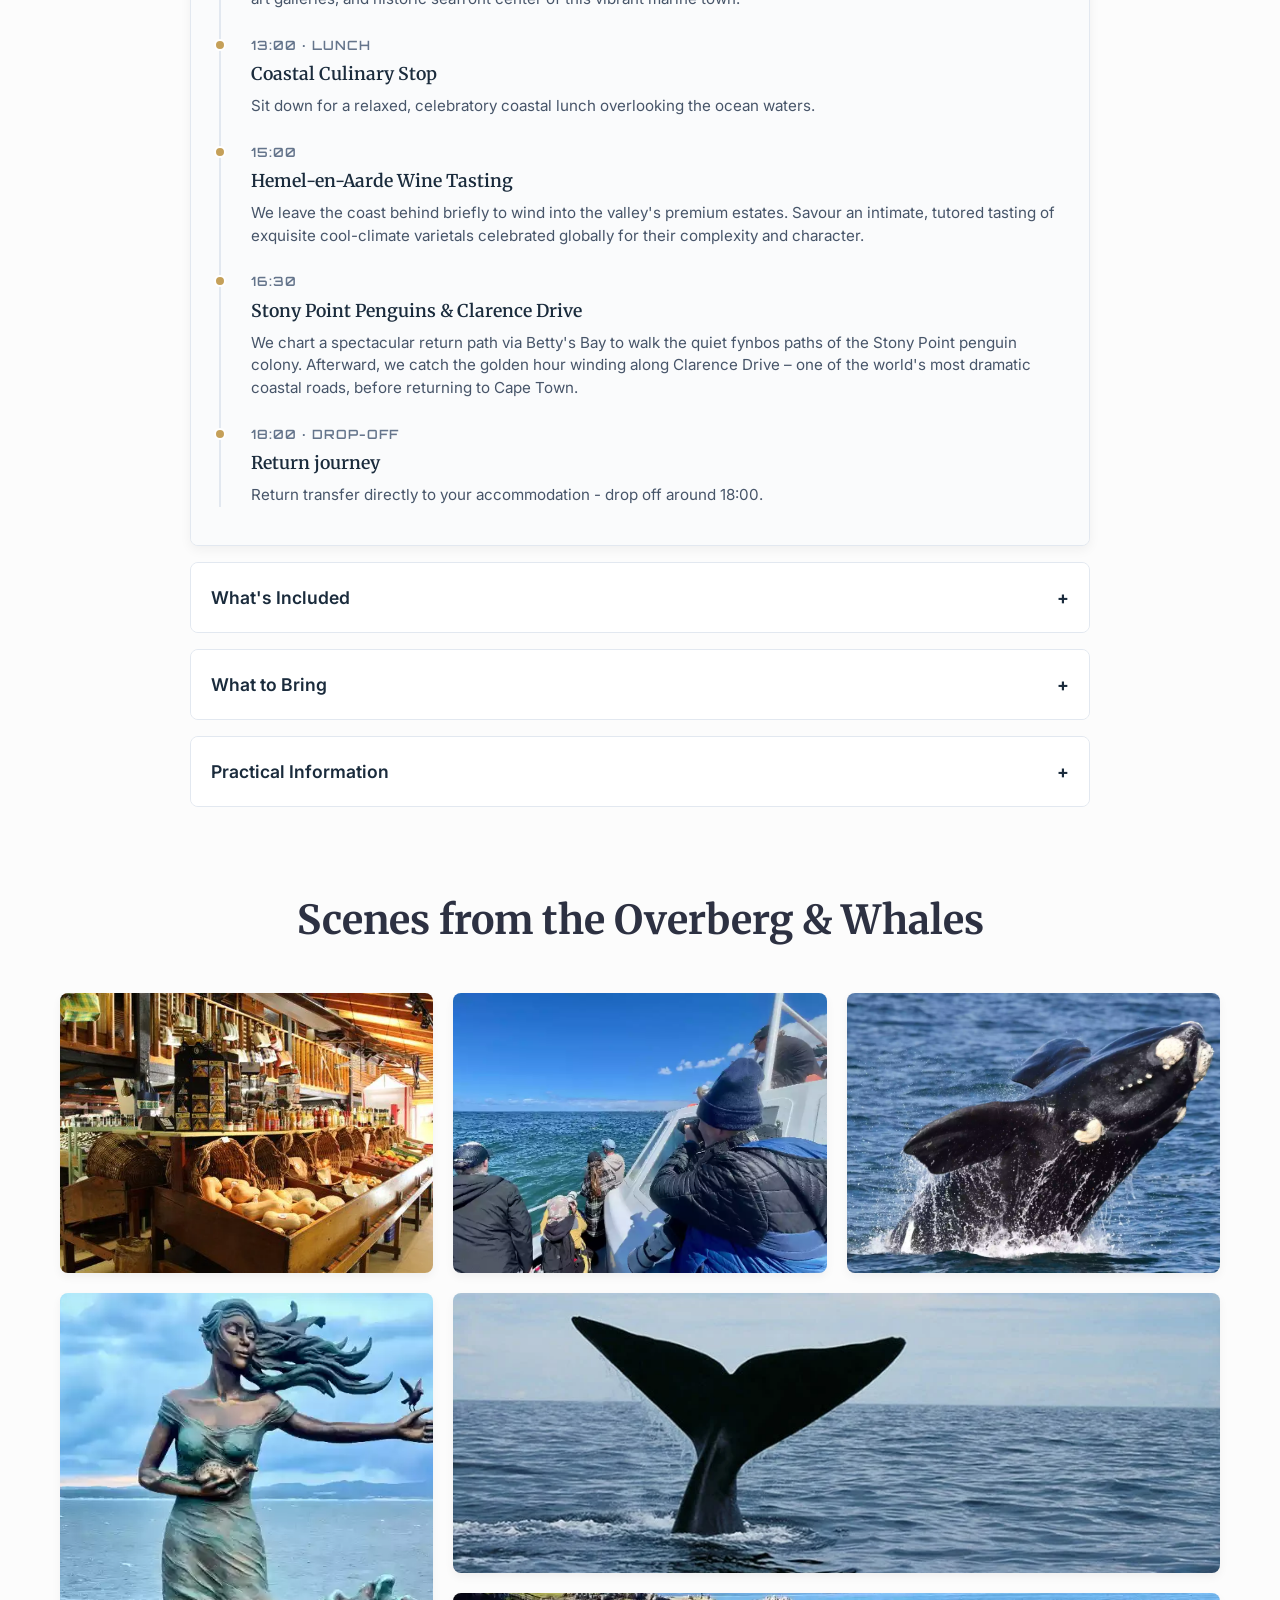
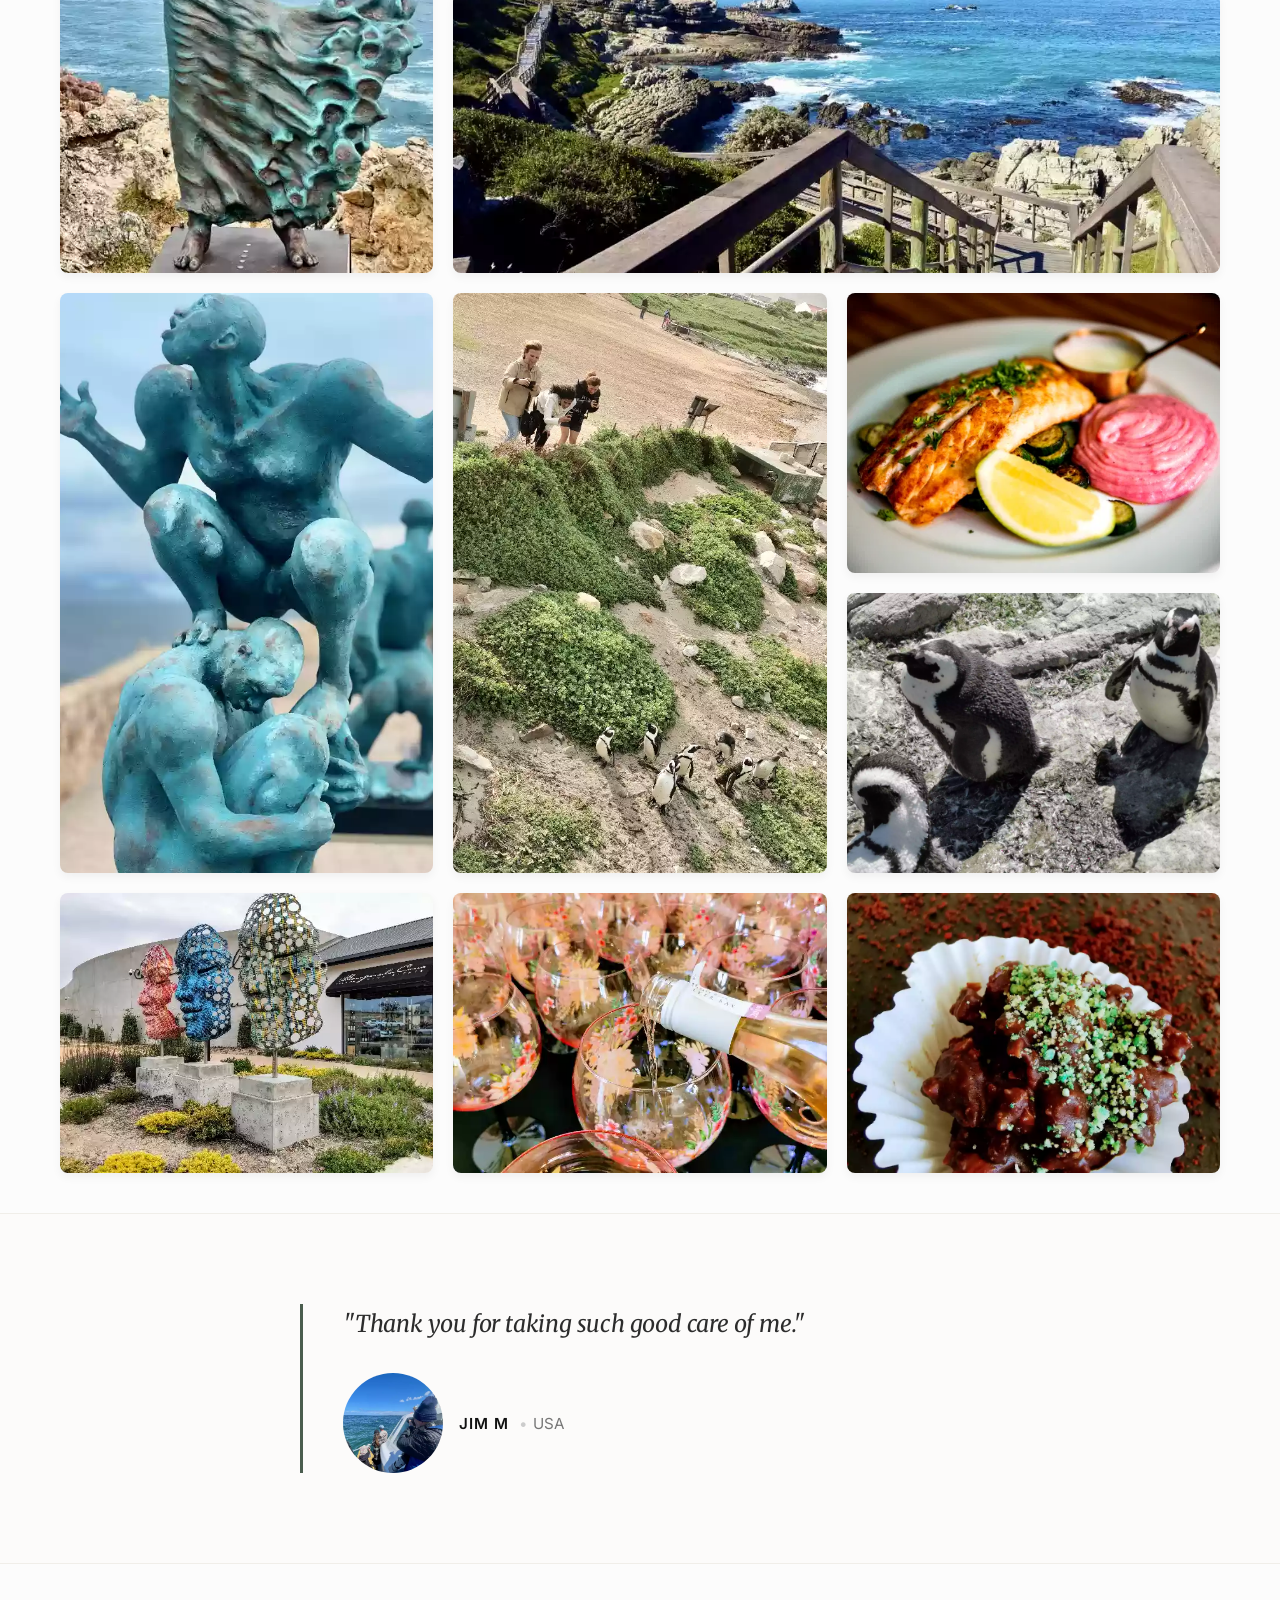
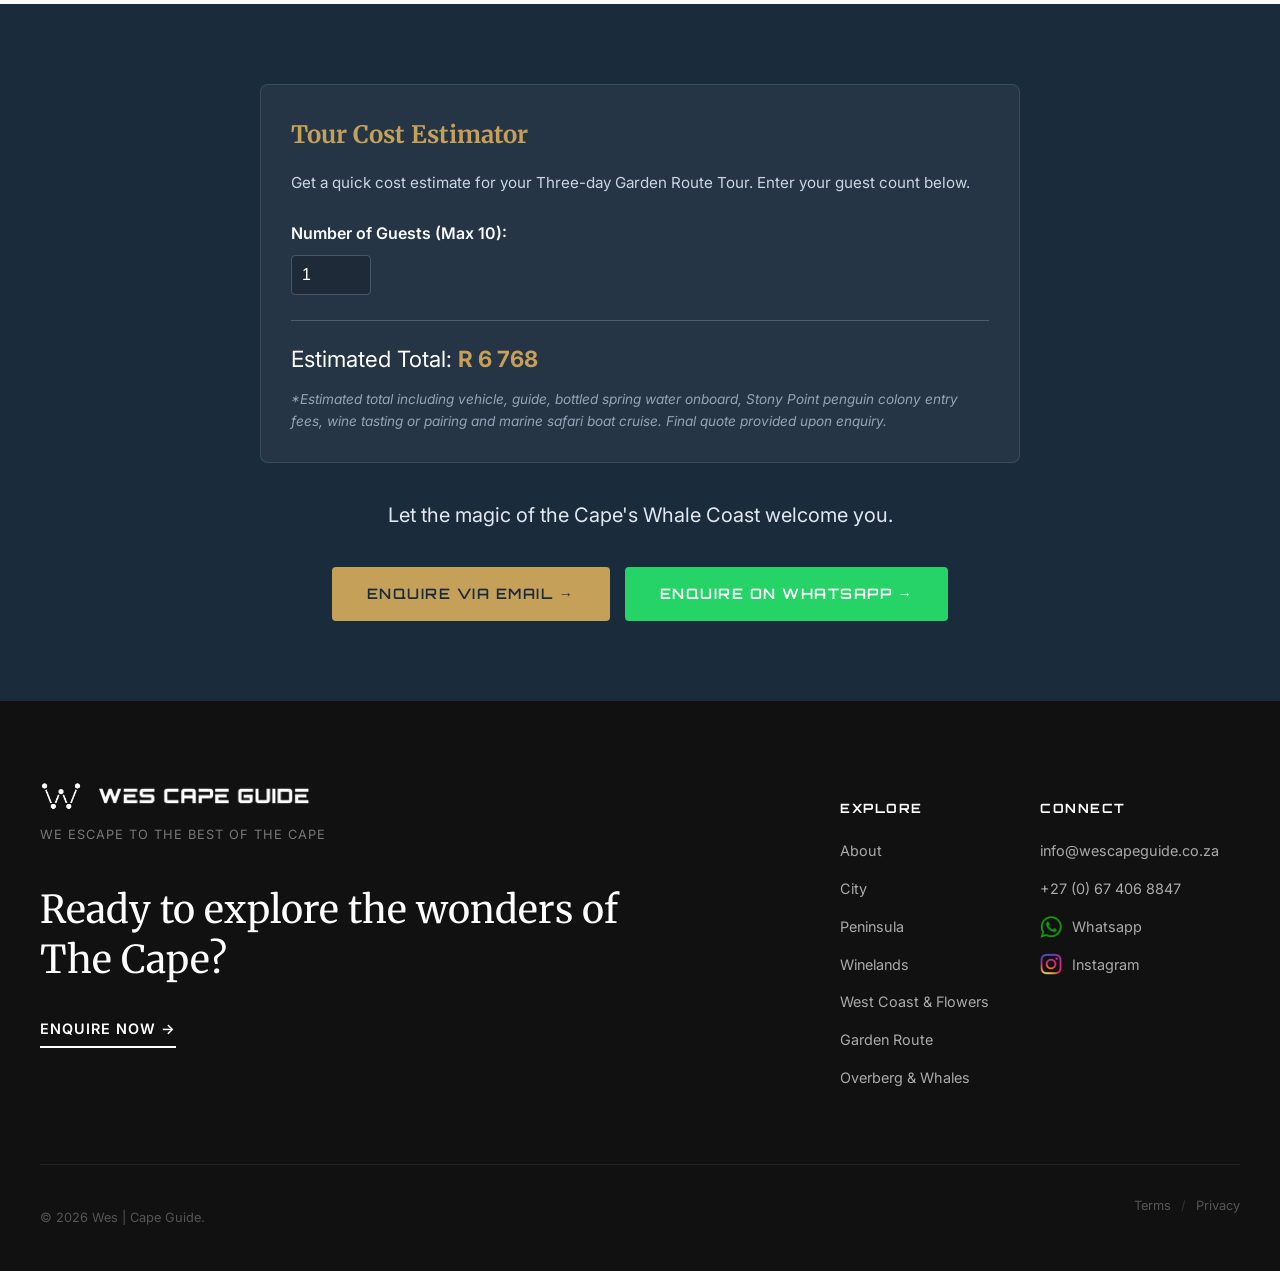
<file: tours/overberg-whales.html>
<!DOCTYPE html>
<html lang="en">
<head>
<!-- Google Tag Manager -->
<script>(function(w,d,s,l,i){w[l]=w[l]||[];w[l].push({'gtm.start':
new Date().getTime(),event:'gtm.js'});var f=d.getElementsByTagName(s)[0],
j=d.createElement(s),dl=l!='dataLayer'?'&l='+l:'';j.async=true;j.src=
'https://www.googletagmanager.com/gtm.js?id='+i+dl;f.parentNode.insertBefore(j,f);
})(window,document,'script','dataLayer','GTM-W47S6TVF');</script>
<!-- End Google Tag Manager -->
    <meta charset="UTF-8">
    <meta name="viewport" content="width=device-width, initial-scale=1.0">
    
    <!-- Primary SEO Metadata -->
    <title>Private Overberg & Whale Watching Tour | Hermanus | Wes | Cape Guide</title>
    <meta name="description" content="Embark on a private full-day marine and mountain paradise tour. Experience whale watching in Hermanus, African penguins at Stony Point, and cool-climate wine tasting in Hemel-en-Aarde.">
    <meta name="robots" content="index, follow">
    <link rel="canonical" href="https://wescapeguide.co.za/tours/overberg-whales.html">

    <!-- Open Graph / Facebook / WhatsApp (Social Media Cards) -->
    <meta property="og:type" content="article">
    <meta property="og:url" content="https://wescapeguide.co.za/tours/overberg-whales.html">
    <meta property="og:title" content="Private Overberg Tour: Whales, Wine & Coastal Wonders">
    <meta property="og:description" content="Launch onto the deep blue waters of Walker Bay for an unforgettable whale cruise, see coastal penguins, and swirl acclaimed varietals with Wes.">
    <meta property="og:image" content="https://wescapeguide.co.za/images/r44-and-beach.webp"> <!-- Links to your beautiful Clarens Drive / coastal aerial image -->
    <meta property="og:site_name" content="Wes | Cape Guide">

    <!-- Twitter / X -->
    <meta name="twitter:card" content="summary_large_image">
    <meta name="twitter:url" content="https://wescapeguide.co.za/tours/overberg-whales.html">
    <meta name="twitter:title" content="Private Hermanus Whale & Wine Tour | Wes">
    <meta name="twitter:description" content="Catch the golden hour on Clarens Drive and discover an immersive marine-and-mountain eco-adventure.">
    <meta name="twitter:image" content="https://wescapeguide.co.za/images/r44-and-beach.webp">

    <!-- Favicon & Branding Icons -->
    <link rel="icon" href="../images/logo-transparent.png" type="image/png">

    <!-- Performance: Fonts Preconnect -->
    <link rel="preconnect" href="https://fonts.googleapis.com">
    <link rel="preconnect" href="https://fonts.gstatic.com" crossorigin>
    <link href="https://fonts.googleapis.com/css2?family=Orbitron:wght@500;700&family=Merriweather:ital,wght@0,400;0,700;1,400&family=Inter:wght@400;500;600&display=swap" rel="stylesheet">
    
    <!-- Stylesheet -->
    <link rel="stylesheet" href="../style.css">
</head>
<body>
<!-- Google Tag Manager (noscript) -->
<noscript><iframe src="https://www.googletagmanager.com/ns.html?id=GTM-W47S6TVF"
height="0" width="0" style="display:none;visibility:hidden"></iframe></noscript>
<!-- End Google Tag Manager (noscript) -->

    <header>
        <a href="../index.html" class="logo">
            <img src="../images/logo-transparent.png" alt="Wes * Cape Guide Logo" class="logo-icon">
            <img src="../images/wes-cape-guide-logo.png" alt="Wes | Cape Guide Logo" class="logo-img">
        </a>
        
        <!-- Mobile Menu Toggle Button -->
        <button class="nav-toggle" aria-label="Toggle Navigation" aria-expanded="false">
            <span class="hamburger"></span>
        </button>
        
        <nav class="nav-menu">
            <ul class="nav-links">
                <li><a href="../about.html">About</a></li>
                <li class="dropdown">
                    <a href="../tours.html" class="dropdown-toggle">Tours <span class="arrow">&#9662;</span></a>
                    <ul class="dropdown-menu">
                        <li><a href="../tours.html">All Tours</a></li>
                        <li><a href="city.html">City</a></li>
                        <li><a href="peninsula.html">Peninsula</a></li>
                        <li><a href="winelands.html">Winelands</a></li>
                        <li><a href="west-coast-flowers.html">West Coast & Flowers</a></li>
                        <li><a href="garden-route-three-day.html">Garden Route</a></li>
                        <li><a href="overberg-whales.html" class="current">Overberg & Whales</a></li>
                    </ul>
                </li>
                <li><a href="../contact.html">Contact</a></li>
            </ul>
        </nav>
    </header>

    <section class="hero-parallax-wrapper">
        <div class="hero-parallax-bg overberg-hero-bg"></div>
        <div class="hero overberg-hero">
            <div class="hero-content">
                <span class="hero-eyebrow">Overberg &amp; Whales &middot; Full-Day Private Tour</span>
            <h1 id="overberg-hero-heading">Whales, Wine &amp; Coastal Wonders</h1>
            <p class="hero-lead">An incredible ocean-to-valley circuit featuring a whale-watching boat cruise, a visit to a penguin sanctuary, and cool-climate valley vineyards.</p>
            </div>
        </div>
    </section>

    <main class="container">
        
        <section class="text-content-block">
            <span class="eyebrow">Marine Horizons</span>
            <h2 class="section-title">The Ultimate Ocean Safari Circuit</h2>
            <p class="lead-paragraph">The Overberg region offers one of the richest marine and terrestrial biodiversity showcases in South Africa. The loop travels inland over the mountain passes in the crisp morning light, positioning you perfectly for an optimal ocean adventure before returning along spectacular coastal sea cliffs.</p>
            <p class="lead-paragraph paragraph-flush-bottom">From tracing Southern Right whales in the deep blue waters of Walker Bay to walking among a thriving colony of African penguins nestled in wild fynbos, it's a day defined by profound natural encounters. Balanced with premium cool-climate wine tasting and a relaxed oceanfront lunch, this circuit captures the true coastal soul of The Cape.</p>
        </section>
        
        <hr class="section-divider">
        
        <section class="highlights-section">
            <div class="container container-flush">
                <h2 class="section-title">Highlights</h2>
                <div class="highlights-grid">
                    
                    <div class="highlights-item-card">
                        <img src="../images/southern-right-charters-boat-and-whales.webp" alt="Southern Right Charters catamaran approaching a whale in Walker Bay" class="highlights-card-image">
                        <div class="highlight-card-info">
                            <h3>Hermanus Marine Safari</h3>
                            <p>Board a purpose-built catamaran from the Hermanus New Harbour for an unforgettable boat-based marine safari. Guided by expert specialists, you'll encounter Southern Right whales and rich marine life in the waters of Walker Bay.</p>
                        </div>
                    </div>

                    <div class="highlights-item-card">
                        <img src="../images/penguins-stoney-point.webp" alt="African Penguins on the rocks and fynbos pathways at Stony Point breeding colony" class="highlights-card-image image-crop-penguins">
                        <div class="highlight-card-info">
                            <h3>Stony Point Penguin Sanctuary</h3>
                            <p>Stroll along quiet, uncrowded wooden boardwalks inside an active coastal breeding sanctuary in Betty's Bay. Get uniquely close views of African Penguins, cormorants, and rock hyraxes roaming naturally through native fynbos.</p>
                        </div>
                    </div>

                    <div class="highlights-item-card">
                        <img src="../images/hemel-en-aarde-wine-region.webp" alt="Lush vineyards stretching through the Hemel-en-Aarde Valley beneath rolling mountains" class="highlights-card-image image-crop-vineyards">
                        <div class="highlight-card-info">
                            <h3>Cool-Climate Wine Tasting</h3>
                            <p>Ascend into the breathtaking Hemel-en-Aarde (Heaven and Earth) Valley to visit a pioneering boutique wine estate. Discover world-class, terroir-driven wines poured against a backdrop of majestic mountains.</p>
                        </div>
                    </div>

                </div>
            </div>
        </section>

        <section class="tour-info-section">
            <div class="container container-flush">
                <h2 class="section-title">Details</h2>
                <div class="tour-info-accordion">
                    
                    <details class="tour-info-item" open>
                        <summary>
                            <span class="tour-info-label">Sample Itinerary</span>
                            <span class="tour-info-icon" aria-hidden="true"></span>
                        </summary>
                        <div class="tour-info-panel">
                            <div class="timeline">
                                <div class="timeline-item">
                                    <div class="timeline-marker"></div>
                                    <div class="timeline-time">06:30 &middot; Departure</div>
                                    <h4 class="timeline-title">Early Morning Outward Journey</h4>
                                    <p class="timeline-desc">Prompt morning pickup directly from your doorstep in Cape Town. We depart early to clear city traffic, climbing up Sir Lowry's Pass as the morning sun illuminates the vast False Bay basin below.</p>
                                </div>
                                <div class="timeline-item">
                                    <div class="timeline-marker"></div>
                                    <div class="timeline-time">07:30</div>
                                    <h4 class="timeline-title">Breakfast Stop</h4>
                                    <p class="timeline-desc">A classic Overberg &amp; Whales tradition. We pull into the Elgin Valley just as the doors open for a quick, premium morning break. Grab a fresh barista coffee and a selection of legendary artisanal farm bakes or traditional pies for the road.</p>
                                </div>
                                <div class="timeline-item">
                                    <div class="timeline-marker"></div>
                                    <div class="timeline-time">08:30</div>
                                    <h4 class="timeline-title">Hermanus New Harbour &ndash; Marine Safari Check-In</h4>
                                    <p class="timeline-desc">Enjoy a hot beverage during the essential safety briefing and biological overview before boarding.</p>
                                </div>
                                <div class="timeline-item">
                                    <div class="timeline-marker"></div>
                                    <div class="timeline-time">09:00</div>
                                    <h4 class="timeline-title">Marine Safari in Walker Bay</h4>
                                    <p class="timeline-desc">Launch into Walker Bay for a two-hour marine cruise. Witness the raw scale and playfulness of majestic whales, fur seals from the catamaran decks.</p>
                                </div>
                                <div class="timeline-item">
                                    <div class="timeline-marker"></div>
                                    <div class="timeline-time">11:00</div>
                                    <h4 class="timeline-title">Hermanus Cliff Path Walk</h4>
                                    <p class="timeline-desc">Step off the boat and take a scenic stroll along the famous Hermanus Cliff Paths. Explore the open markets, local art galleries, and historic seafront center of this vibrant marine town.</p>
                                </div>
                                <div class="timeline-item">
                                    <div class="timeline-marker"></div>
                                    <div class="timeline-time">13:00 &middot; Lunch</div>
                                    <h4 class="timeline-title">Coastal Culinary Stop</h4>
                                    <p class="timeline-desc">Sit down for a relaxed, celebratory coastal lunch overlooking the ocean waters.</p>
                                </div>
                                <div class="timeline-item">
                                    <div class="timeline-marker"></div>
                                    <div class="timeline-time">15:00</div>
                                    <h4 class="timeline-title">Hemel-en-Aarde Wine Tasting</h4>
                                    <p class="timeline-desc">We leave the coast behind briefly to wind into the valley's premium estates. Savour an intimate, tutored tasting of exquisite cool-climate varietals celebrated globally for their complexity and character.</p>
                                </div>
                                <div class="timeline-item">
                                    <div class="timeline-marker"></div>
                                    <div class="timeline-time">16:30</div>
                                    <h4 class="timeline-title">Stony Point Penguins &amp; Clarence Drive</h4>
                                    <p class="timeline-desc">We chart a spectacular return path via Betty's Bay to walk the quiet fynbos paths of the Stony Point penguin colony. Afterward, we catch the golden hour winding along Clarence Drive &ndash; one of the world's most dramatic coastal roads, before returning to Cape Town.</p>
                                </div>
                                <div class="timeline-item">
                                    <div class="timeline-marker"></div>
                                    <div class="timeline-time">18:00 &middot; Drop-off</div>
                                    <h4 class="timeline-title">Return journey</h4>
                                    <p class="timeline-desc">Return transfer directly to your accommodation - drop off around 18:00.</p>
                                </div>
                            </div>
                        </div>
                    </details>

                    <details class="tour-info-item">
                        <summary>
                            <span class="tour-info-label">What's Included</span>
                            <span class="tour-info-icon" aria-hidden="true"></span>
                        </summary>
                        <div class="tour-info-panel">
                            <div class="logistics-split-grid">
                                
                                <div class="logistics-card">
                                    <h4>Included</h4>
                                    <ul class="logistics-list included-list">
                                        <li>Registered Tourist Guide (that's me)</li>
                                        <li>Door-to-door transport in a modern air-conditioned vehicle</li>
                                        <li>Stony Point penguin colony boardwalk entry fees</li>
                                        <li>Wine tasting in the Hemel-en-Aarde Valley</li>
                                        <li>Chilled, bottled spring water onboard</li>
                                        <li>Marine Safari</li>
                                    </ul>
                                </div>
                                
                                <div class="logistics-card">
                                    <h4>For Your Account</h4>
                                    <ul class="logistics-list excluded-list">
                                        <li>Lunch and personal refreshments</li>
                                        <li>Additional activities</li>
                                    </ul>
                                </div>
                            </div>
                        </div>
                    </details>

                    <details class="tour-info-item">
                        <summary>
                            <span class="tour-info-label">What to Bring</span>
                            <span class="tour-info-icon" aria-hidden="true"></span>
                        </summary>
                        <div class="tour-info-panel">
                            <ul class="standard-panel-list">
                                <li>Comfortable walking shoes with a good grip for boardwalks and pathways</li>
                                <li>Warm, layered clothing or a windbreaker (conditions out on the boat can turn cold and breezy)</li>
                                <li>Sunblock, sunglasses hat</li>
                                <li>Camera </li>
                                <li>Motion sickness medication &ndash; if you are susceptible to sea swells</li>
                            </ul>
                        </div>
                    </details>

                    <details class="tour-info-item">
                        <summary>
                            <span class="tour-info-label">Practical Information</span>
                            <span class="tour-info-icon" aria-hidden="true"></span>
                        </summary>
                        <div class="tour-info-panel">
                            <ul class="standard-panel-list">
                                <li><strong>Duration:</strong> 11&ndash;12 hours round-trip</li>
                                <li><strong>Intensity:</strong> Easy (accessible boardwalks, boat comfort, and fully adaptable pacing)</li>
                                <li><strong>Pickup Time:</strong> 06:30 sharp departure directly from your accommodation</li>
                                <li><strong>Weather Dependency:</strong> Whale sightings and coastal clarity depend heavily on local sea conditions and visibility. Should conditions become unfavorable, your timeslot may be adjusted, or the itinerary will be dynamically shifted to highlight alternative historic inland gems, estate tastings, and sheltered cultural lookouts.</li>
                            </ul>
                        </div>
                    </details>
                    
                </div>
            </div>
        </section>

        <section class="gallery-space section-space-bottom">
            <h2 class="section-title">Scenes from the Overberg &amp; Whales</h2>
            <div class="mosaic-grid">
                <figure class="mosaic-item">
                    <img src="../images/peregrine-farm-stall.webp" alt="The welcoming rustic storefront and courtyard of Peregrine Farm Stall in Elgin">
                    <figcaption>Peregrine Farm Stall</figcaption>
                </figure>
                <figure class="mosaic-item">
                    <img src="../images/photographing-whales.webp" alt="A southern right whale breaching dramatically in the open waters of Walker Bay">
                    <figcaption>Photographing whales</figcaption>
                </figure>
                <figure class="mosaic-item">
                    <img src="../images/southern-right-whale-hermanus.webp" alt="An up-close view of a single African Penguin nesting among green coastal fynbos leaves">
                    <figcaption>Southern right whale in Walker Bay</figcaption>
                </figure>
                <figure class="mosaic-item row-span-2">
                    <img src="../images/the-peacekeeper-gearings-point-hermanus.webp" alt="Scenic sweeping overlook of the rugged Hermanus Cliff Paths and ocean coastline">
                    <figcaption>The Peacemaker, Hermanus Cliff Path</figcaption>
                </figure>
                <figure class="mosaic-item span-2">
                    <img src="../images/southern-right-whale-tail-flukes-hermanus.webp" alt="Scenic sweeping overlook of the rugged Hermanus Cliff Paths and ocean coastline">
                    <figcaption>Southern right whale tail fluke</figcaption>
                </figure>
                <figure class="mosaic-item span-2">
                    <img src="../images/hermanus-cliff-path.webp" alt="Scenic sweeping overlook of the rugged Hermanus Cliff Paths and ocean coastline">
                    <figcaption>Hermanus Cliff Path</figcaption>
                </figure>
                <figure class="mosaic-item row-span-2">
                    <img src="../images/thanksgiving-sculptures-hermanus-cliff-path.webp" alt="Thanksgiving sculptures at Hermanus Cliff Path">
                    <figcaption>Thanksgiving sculptures, Hermanus Cliff Path</figcaption>
                </figure>
                <figure class="mosaic-item row-span-2">
                    <img src="../images/taking-photos-of-penguins-stoney-point.webp" alt="Boats and marine charter vessels docked safely at the Hermanus New Harbour waterfront">
                    <figcaption>Taking photos of penguins</figcaption>
                </figure>
                <figure class="mosaic-item">
                    <img src="../images/burgundy-restaurant-hermanus-lunch.webp" alt="Lunch at Hermanus">
                    <figcaption>Lunch at Hermanus</figcaption>
                </figure>
                <figure class="mosaic-item">
                    <img src="../images/stony-point-penguins.webp" alt="Penguins at Stony Point">
                    <figcaption>Penguins at Stony Point</figcaption>
                </figure>
                <figure class="mosaic-item">
                    <img src="../images/benguala-cove-wine-estate-sculptures.webp" alt="Sculptures at Benguela Cove Wine Estate">
                    <figcaption>Sculptures at Benguela Cove Wine Estate</figcaption>
                </figure>
                <figure class="mosaic-item">
                    <img src="../images/benguela-cove-wine-tasting.webp" alt="Wine tasting at Benguela Cove">
                    <figcaption>Wine tasting</figcaption>
                </figure>
                <figure class="mosaic-item">
                    <img src="../images/benguela-cove-wine-chocolate-pairing.webp" alt="Chocolate and wine pairing">
                    <figcaption>Chocolate and wine pairing</figcaption>
                </figure>
            </div>
        </section>

    </main>

    <section class="testimonial-section-v2">
        <div class="testimonial-container-v2">
            <blockquote class="testimonial-text-v2">
                "Thank you for taking such good care of me."
            </blockquote>
            
            <div class="testimonial-profile-v2">
                <img src="../images/photographing-whales.webp" alt="Jordan M" class="testimonial-avatar">
                <div class="testimonial-author-v2">
                    <strong class="author-name-v2">Jim M</strong>
                    <span class="author-location-v2">USA</span>
                </div>
            </div>
        </div>
    </section>

    <!-- CTA & ESTIMATOR SECTION -->
<section class="peninsula-enquire">
    <div class="container container-enquire">
        
        <!-- Cost Estimator Block -->
        <div class="estimator-wrapper">
            <h3 class="estimator-title">Tour Cost Estimator</h3>
            <p class="estimator-subtitle">Get a quick cost estimate for your Three-day Garden Route Tour. Enter your guest count below.</p>
            
            <div class="estimator-controls">
                <div class="input-group">
                    <label for="guestCount">Number of Guests (Max 10):</label>
                    <input type="number" id="guestCount" data-tour="overberg" min="1" max="10" value="1">
                </div>
            </div>

            <div class="estimator-total-box">
                <h3>
                    Estimated Total: <span class="highlight-gold"><span id="totalPrice">R 5 365</span></span> <span id="costPerPerson" style="font-size: 0.75em; font-weight: normal; opacity: 0.9;">(R 5 365.00 per person)</span>
                </h3>
                <!-- CHANGED: Disclaimer now lists City Tour inclusions -->
                <p class="disclaimer">*Estimated total including vehicle, guide, bottled spring water onboard, Stony Point penguin colony entry fees, wine tasting or pairing and marine safari boat cruise. Final quote provided upon enquiry.</p>
            </div>
        </div>
        <p class="peninsula-enquire-text">Let the magic of the Cape's Whale Coast welcome you.

</p>
        
        <!-- Dynamic Email & WhatsApp Buttons -->
        <div class="estimator-buttons" style="display: flex; width: 100%; justify-content: center; align-items: center; gap: 15px; flex-wrap: wrap; margin-top: 20px;">
            
            <!-- Email Button -->
            <a href="#" id="enquireEmailButton" class="btn-enquire">
                Enquire via Email &rarr;
            </a>
            
            <!-- WhatsApp Button -->
            <a href="#" id="enquireWhatsappButton" class="btn-enquire" target="_blank" rel="noopener noreferrer" style="background-color: #25D366; border-color: #25D366; color: #ffffff;">
                Enquire on WhatsApp &rarr;
            </a>
            
        </div>
        
    </div>
</section>

    <footer class="editorial-footer">
        <div class="footer-top-row">
            <div class="footer-hero-block">
                <a href="../index.html" class="logo">
                    <img src="../images/logo-transparent.png" alt="Wes * Cape Guide Logo" class="logo-icon">
                    <img src="../images/wes-cape-guide-logo.png" alt="Wes | Cape Guide Logo" class="logo-img">
                </a>
                <p class="editorial-snippet">We escape to the best of The Cape</p>
                <h2 class="footer-big-prompt">Ready to explore the wonders of <span class="no-wrap">The Cape?</span></h2>
                <a href="../contact.html" class="editorial-btn">Enquire Now &rarr;</a>
            </div>
            <div class="footer-links-block">
                <div class="links-sub-col">
                    <h4>Explore</h4>
                    <a href="../about.html">About</a>
                    <a href="city.html">City</a>
                    <a href="peninsula.html">Peninsula</a>
                    <a href="winelands.html">Winelands</a>
                    <a href="west-coast-flowers.html">West Coast &amp; Flowers</a>
                    <a href="garden-route-three-day.html">Garden Route</a>
                    <a href="overberg-whales.html">Overberg &amp; Whales</a>
                </div>
                <div class="links-sub-col">
                    <h4>Connect</h4>
                    <a href="mailto:info@wescapeguide.co.za">info@wescapeguide.co.za</a>
                    <a href="tel:+27674068847">+27 (0) 67 406 8847</a>
                    <a href="https://wa.me/27674068847?text=Hi Wes!%20I'd%20like%20to%20enquire%20about%20a%20tour..." target="_blank" style="display: inline-flex; align-items: center; gap: 10px; white-space: nowrap;">
                        <img src="../images/whatsapp-logo.png" alt="WhatsApp" style="width: 22px; height: 22px; display: block;">
                        <span>Whatsapp</span>
                    </a>
                    <a href="https://www.instagram.com/wescapeguide" target="_blank" style="display: inline-flex; align-items: center; gap: 10px; white-space: nowrap;">
                        <img src="../images/instagram-logo.png" alt="Instagram" style="width: 22px; height: 22px; display: block;">
                        <span>Instagram</span>
                    </a>
                </div>
            </div>
        </div>
        <div class="editorial-bottom">
            <p>&copy; 2026 Wes | Cape Guide.</p>
            <div class="editorial-legal">
                <a href="../terms.html">Terms</a>
                <span class="sep">/</span>
                <a href="../privacy.html">Privacy</a>
            </div>
        </div>
    </footer>
    <script>
    document.addEventListener('DOMContentLoaded', () => {
        const toggleBtn = document.querySelector('.nav-toggle');
        const navMenu = document.querySelector('.nav-menu');
        const dropdown = document.querySelector('.dropdown');
        const dropdownToggle = document.querySelector('.dropdown-toggle');

        // Toggle Main Mobile Drawer Panel
        toggleBtn.addEventListener('click', () => {
            const isOpen = toggleBtn.getAttribute('aria-expanded') === 'true';
            toggleBtn.setAttribute('aria-expanded', !isOpen);
            navMenu.classList.toggle('is-active');
            
            // Prevent body context from scrolling while full screen navigation view is processing
            document.body.style.overflow = isOpen ? '' : 'hidden';
        });

        // Toggle Nested Tours Dropdown Accordion Content on touch-screens
        dropdownToggle.addEventListener('click', (e) => {
            if (window.innerWidth <= 768) {
                e.preventDefault(); // Prevents instant navigational route skipping
                dropdown.classList.toggle('is-open');
            }
        });
    });
</script>
<script src="../js/estimator.js"></script>
</body>
</html>
</file>
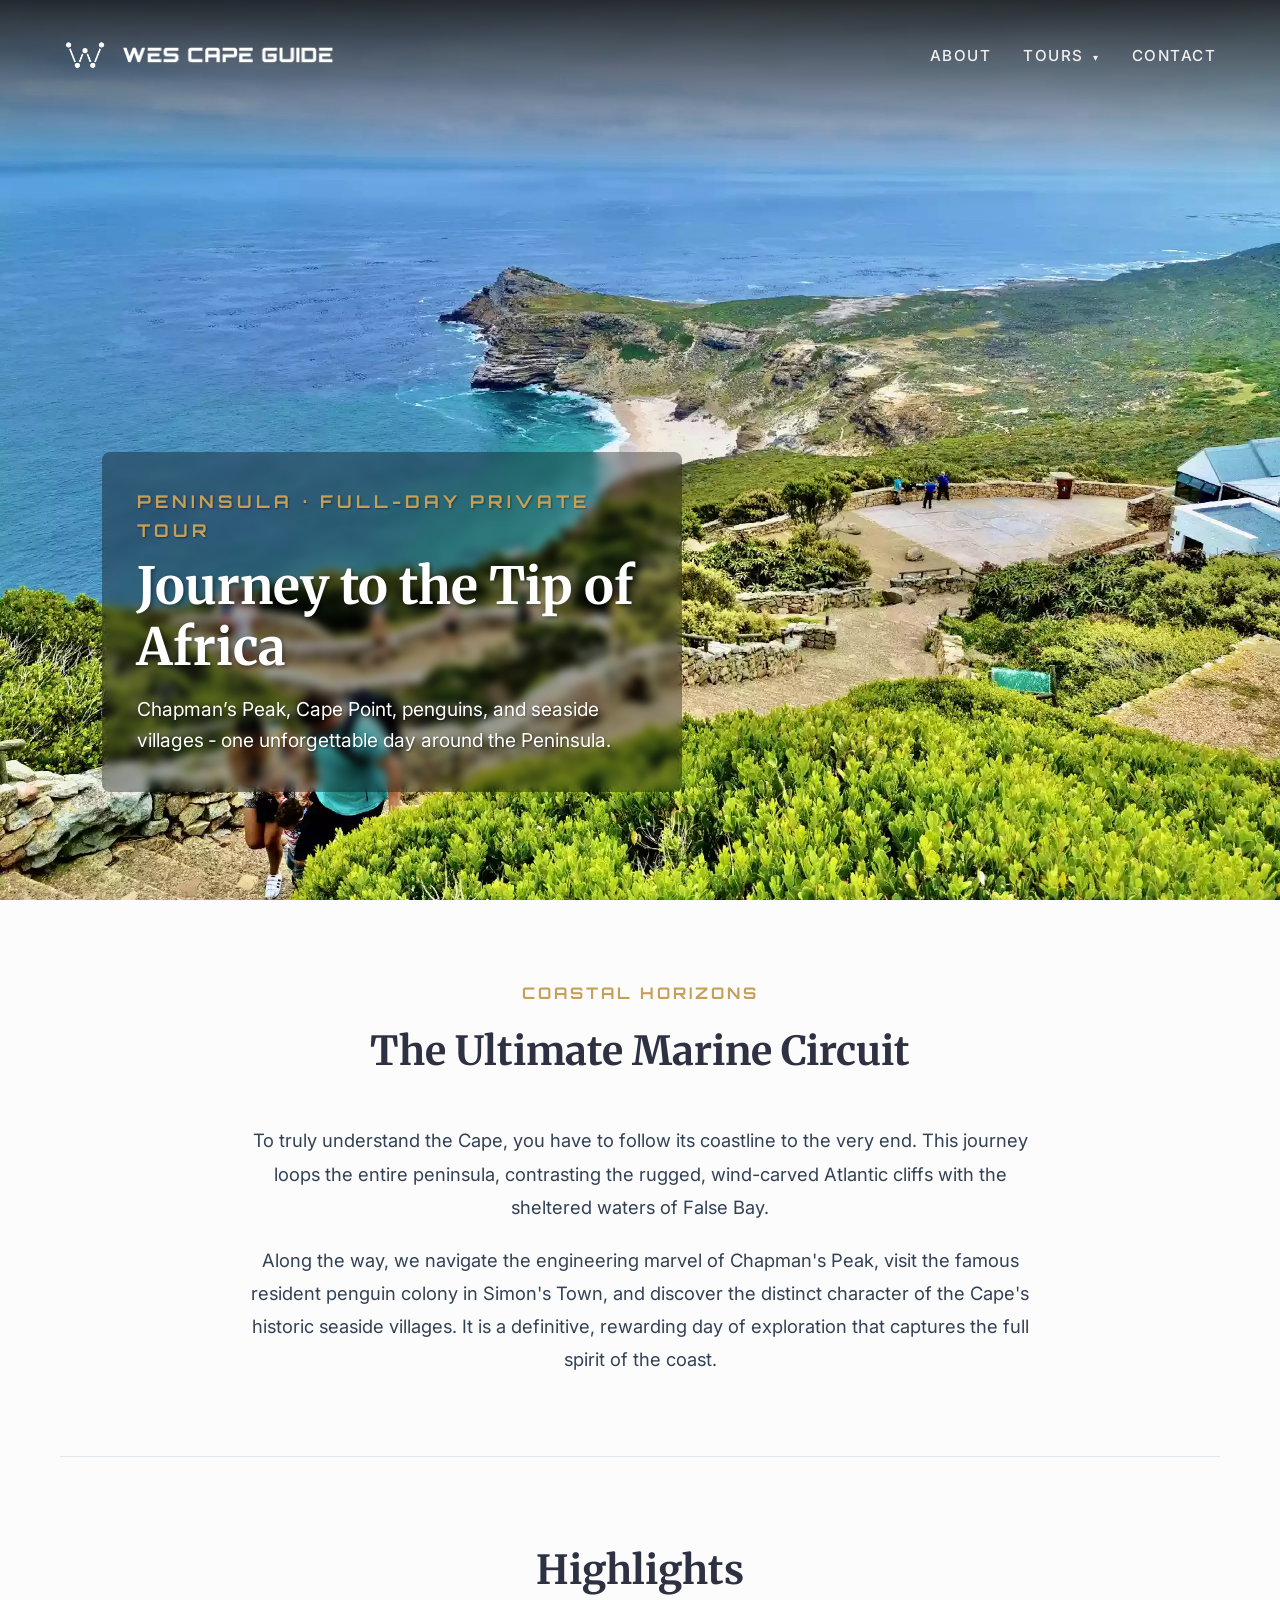
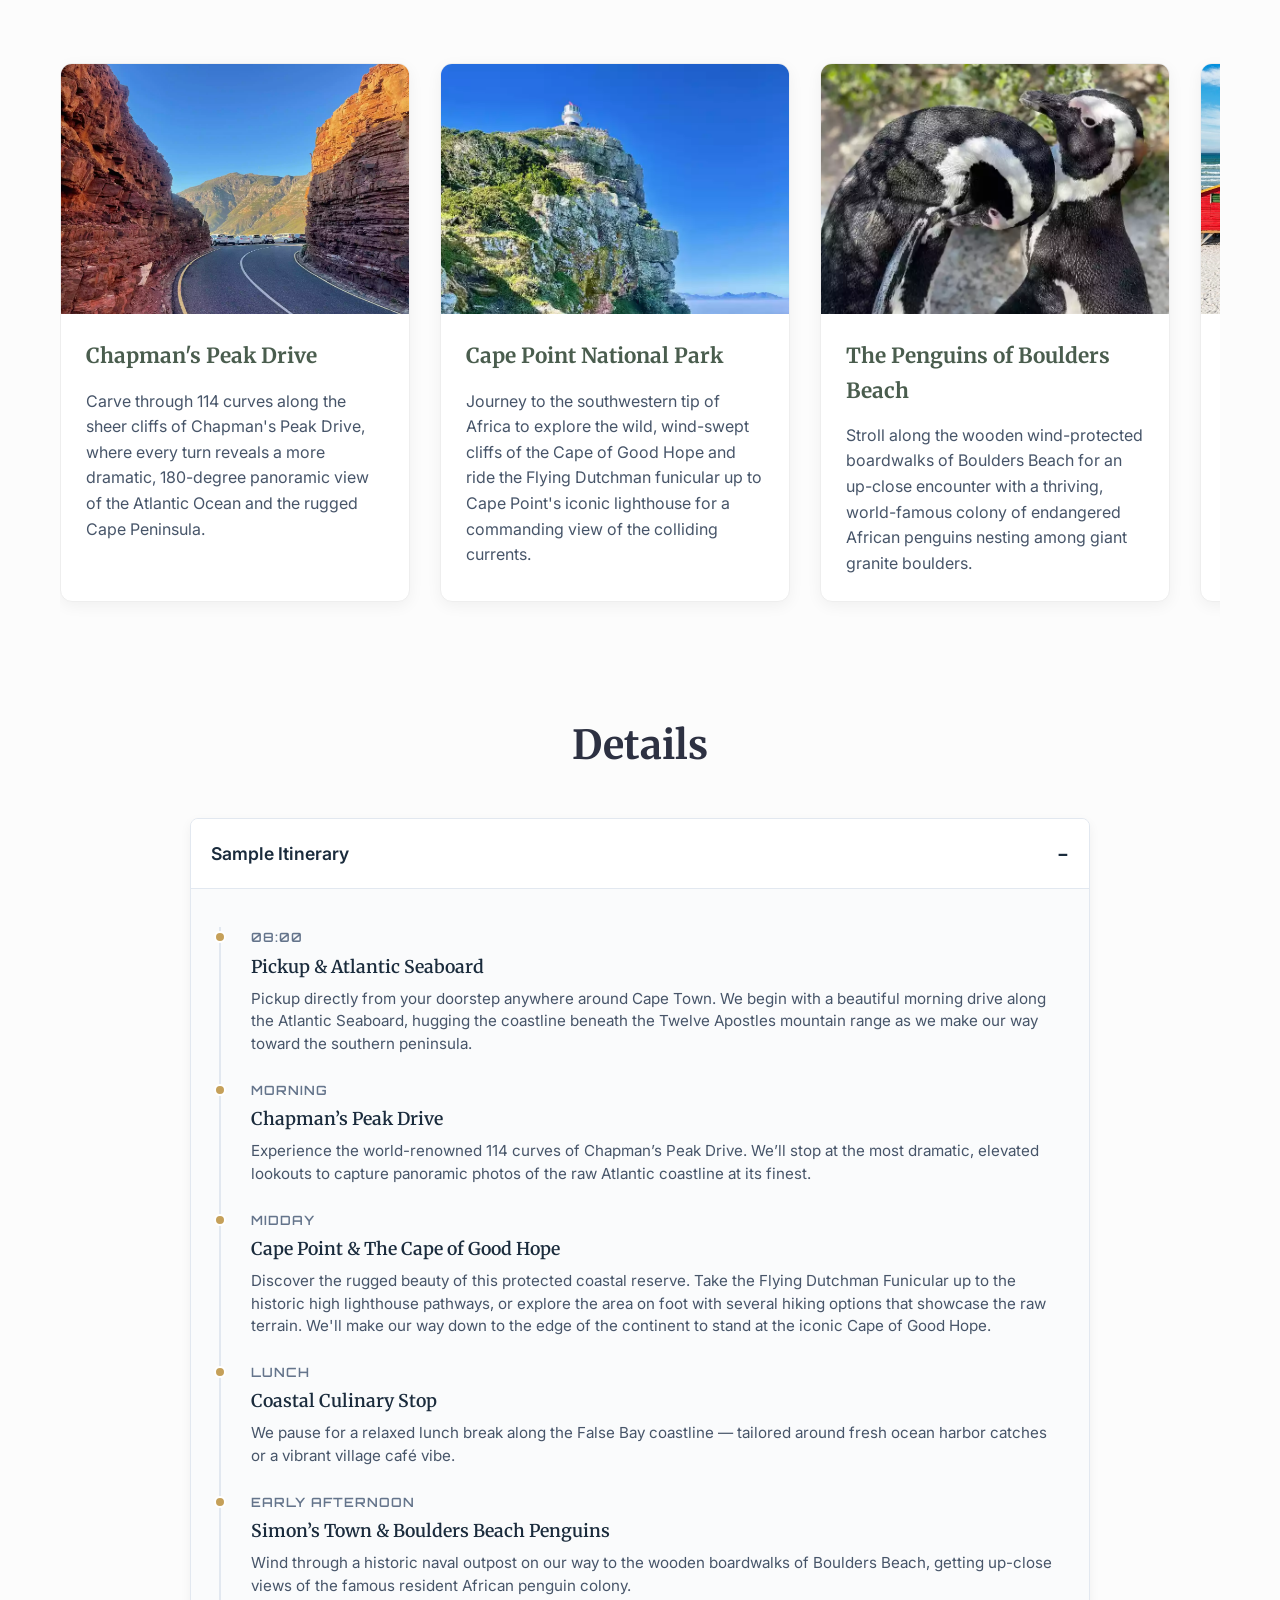
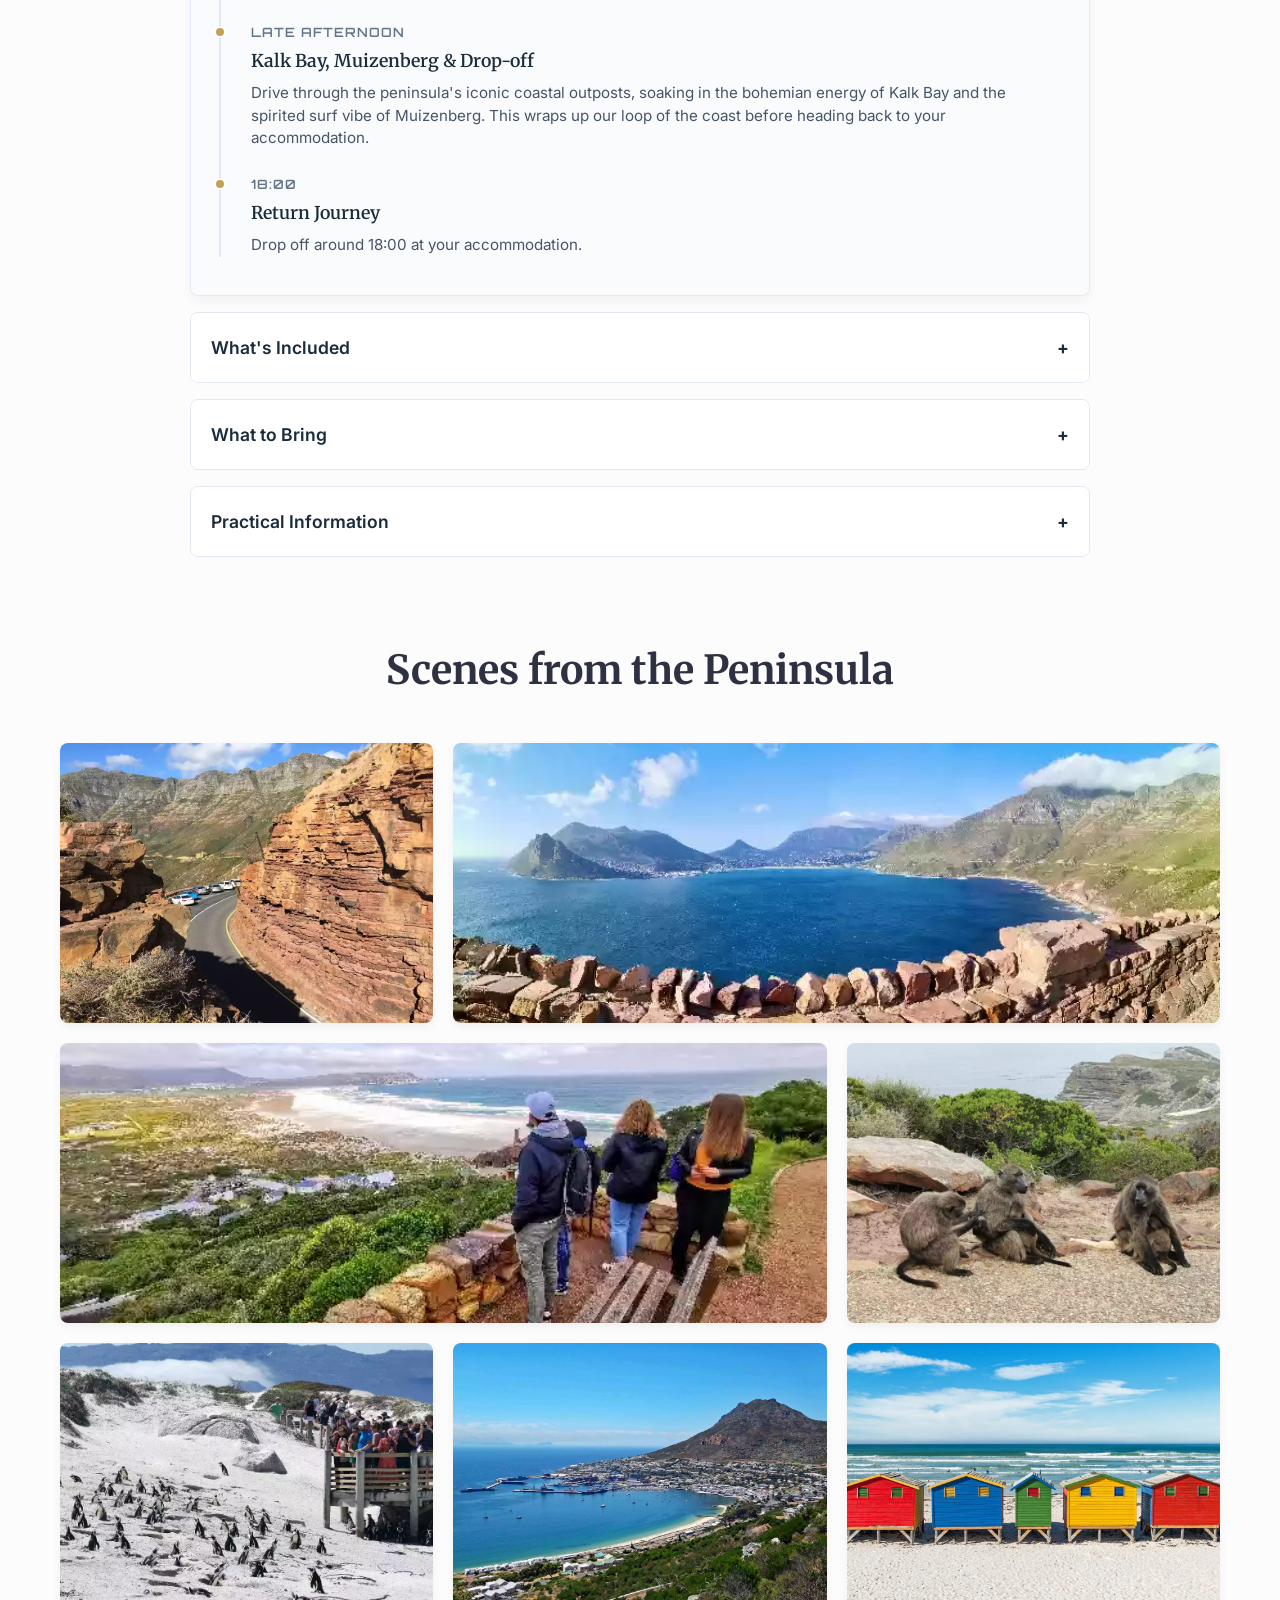
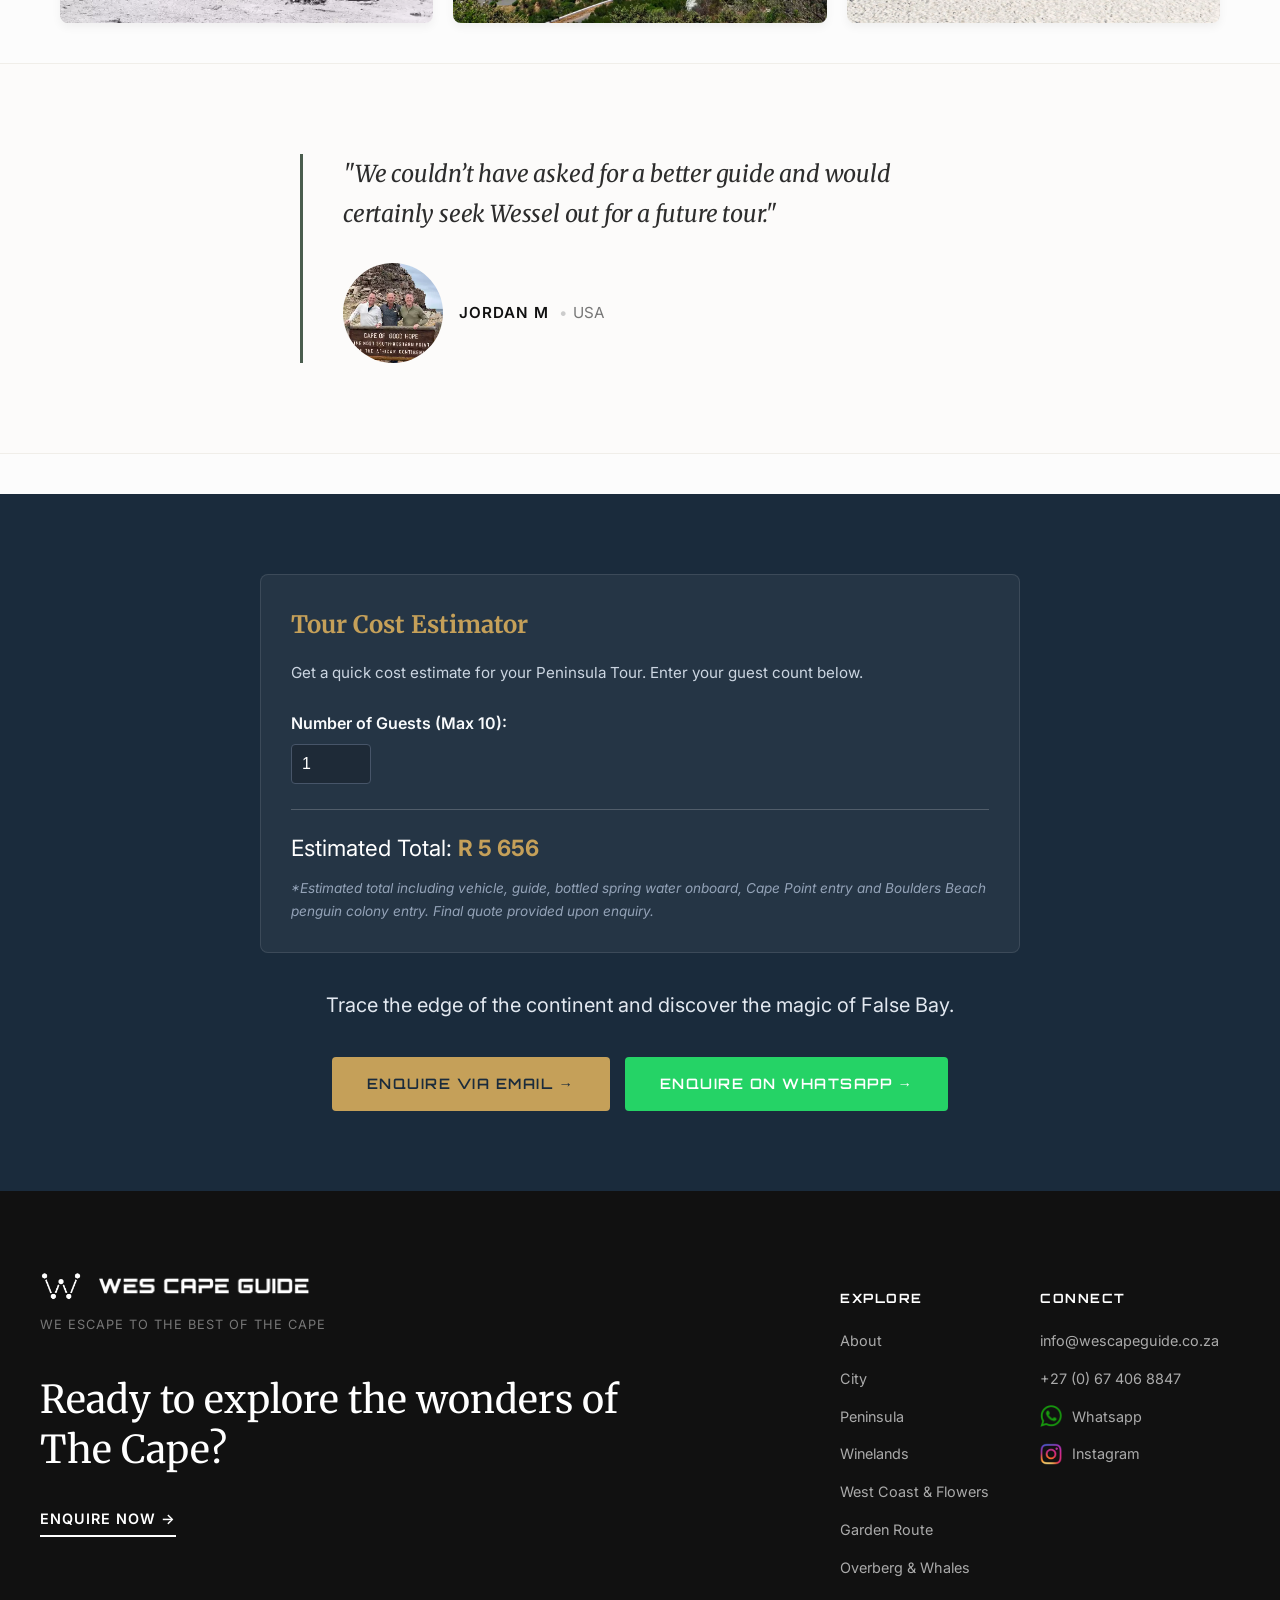
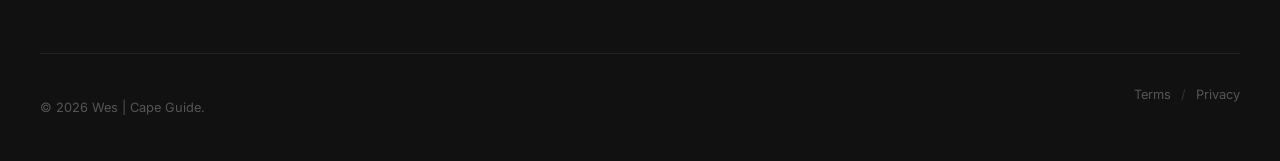
<file: tours/peninsula.html>
<!DOCTYPE html>
<html lang="en">
<head>
<!-- Google Tag Manager -->
<script>(function(w,d,s,l,i){w[l]=w[l]||[];w[l].push({'gtm.start':
new Date().getTime(),event:'gtm.js'});var f=d.getElementsByTagName(s)[0],
j=d.createElement(s),dl=l!='dataLayer'?'&l='+l:'';j.async=true;j.src=
'https://www.googletagmanager.com/gtm.js?id='+i+dl;f.parentNode.insertBefore(j,f);
})(window,document,'script','dataLayer','GTM-W47S6TVF');</script>
<!-- End Google Tag Manager -->
    <meta charset="UTF-8">
    <meta name="viewport" content="width=device-width, initial-scale=1.0">
    
    <!-- Primary SEO Metadata -->
    <title>Private Cape Peninsula & Boulders Beach Penguins Tour | Wes | Cape Guide</title>
    <meta name="description" content="Journey to the tip of Africa. A private full-day tour exploring Chapman's Peak Drive, the Cape of Good Hope, Cape Point, African penguins at Boulders Beach, and historic seaside villages.">
    <meta name="robots" content="index, follow">
    <link rel="canonical" href="https://wescapeguide.co.za/tours/peninsula.html">

    <!-- Open Graph / Facebook / WhatsApp (Social Media Cards) -->
    <meta property="og:type" content="article">
    <meta property="og:url" content="https://wescapeguide.co.za/tours/peninsula.html">
    <meta property="og:title" content="Private Cape Peninsula Tour: Journey to the Tip of Africa">
    <meta property="og:description" content="Carve through dramatic ocean cliffs, explore wild wind-swept reserves, and visit thriving penguin colonies with a private guide.">
    <meta property="og:image" content="https://wescapeguide.co.za/images/peninsula-cape-point-hike.webp">
    <meta property="og:site_name" content="Wes | Cape Guide">

    <!-- Twitter / X -->
    <meta name="twitter:card" content="summary_large_image">
    <meta name="twitter:url" content="https://wescapeguide.co.za/tours/peninsula.html">
    <meta name="twitter:title" content="Private Cape Peninsula & Cape Point Tour | Wes">
    <meta name="twitter:description" content="An unforgettable coastal day trip connecting quirky fishing harbors, dramatic mountain passes, and marine wildlife.">
    <meta name="twitter:image" content="https://wescapeguide.co.za/images/peninsula-cape-point-hike.webp">

    <!-- Favicon & Branding Icons -->
    <link rel="icon" href="../images/logo-transparent.png" type="image/png">

    <!-- Performance: Fonts Preconnect -->
    <link rel="preconnect" href="https://fonts.googleapis.com">
    <link rel="preconnect" href="https://fonts.gstatic.com" crossorigin>
    <link href="https://fonts.googleapis.com/css2?family=Orbitron:wght@500;700&family=Merriweather:ital,wght@0,400;0,700;1,400&family=Inter:wght@400;500;600&display=swap" rel="stylesheet">
    
    <!-- Stylesheet -->
    <link rel="stylesheet" href="../style.css">
</head>
<body>
<!-- Google Tag Manager (noscript) -->
<noscript><iframe src="https://www.googletagmanager.com/ns.html?id=GTM-W47S6TVF"
height="0" width="0" style="display:none;visibility:hidden"></iframe></noscript>
<!-- End Google Tag Manager (noscript) -->

    <header>
        <a href="../index.html" class="logo">
            <img src="../images/logo-transparent.png" alt="Wes * Cape Guide Logo" class="logo-icon">
            <img src="../images/wes-cape-guide-logo.png" alt="Wes | Cape Guide Logo" class="logo-img">
        </a>
        
        <!-- Mobile Menu Toggle Button -->
        <button class="nav-toggle" aria-label="Toggle Navigation" aria-expanded="false">
            <span class="hamburger"></span>
        </button>
        
        <nav class="nav-menu">
            <ul class="nav-links">
                <li><a href="../about.html">About</a></li>
                <li class="dropdown">
                    <a href="../tours.html" class="dropdown-toggle">Tours <span class="arrow">&#9662;</span></a>
                    <ul class="dropdown-menu">
                        <li><a href="../tours.html">All Tours</a></li>
                        <li><a href="city.html">City</a></li>
                        <li><a href="peninsula.html" class="current">Peninsula</a></li>
                        <li><a href="winelands.html">Winelands</a></li>
                        <li><a href="west-coast-flowers.html">West Coast & Flowers</a></li>
                        <li><a href="garden-route-three-day.html">Garden Route</a></li>
                        <li><a href="overberg-whales.html">Overberg & Whales</a></li>
                    </ul>
                </li>
                <li><a href="../contact.html">Contact</a></li>
            </ul>
        </nav>
    </header>

    <!-- Swapped to master stylesheet layout handler -->
    
    <section class="hero-parallax-wrapper">
        <div class="hero-parallax-bg peninsula-hero-bg"></div>
        <div class="hero peninsula-hero">
            <div class="hero-content">
                <span class="hero-eyebrow">Peninsula &middot; Full-Day Private Tour</span>
                <h1 id="peninsula-hero-heading">Journey to the Tip of Africa</h1>
                <p class="hero-lead">Chapman&rsquo;s Peak, Cape Point, penguins, and seaside villages &dash; one unforgettable day around the Peninsula.</p>
            </div>
        </div>
    </section>

    <main class="container">
        
        <section class="text-content-block">
            <span class="eyebrow">Coastal Horizons</span>
            <h2 class="section-title">The Ultimate Marine Circuit</h2>
            <p class="lead-paragraph">To truly understand the Cape, you have to follow its coastline to the very end. This journey loops the entire peninsula, contrasting the rugged, wind-carved Atlantic cliffs with the sheltered waters of False Bay.</p>
            <p class="lead-paragraph paragraph-flush-bottom">Along the way, we navigate the engineering marvel of Chapman's Peak, visit the famous resident penguin colony in Simon's Town, and discover the distinct character of the Cape's historic seaside villages. It is a definitive, rewarding day of exploration that captures the full spirit of the coast.</p>
        </section>
        
        <hr class="section-divider">
        
        <section class="highlights-section">
            <div class="container container-flush">
                <h2 class="section-title">Highlights</h2>
                <div class="highlights-grid">
                    
                    <div class="highlights-item-card">
                        <img src="../images/chapmans-peak-drive.webp" alt="Chapman's Peak Drive winding through coastal cliffs" class="highlights-card-image">
                        <div class="highlight-card-info">
                            <h3>Chapman's Peak Drive</h3>
                            <p>Carve through 114 curves along the sheer cliffs of Chapman's Peak Drive, where every turn reveals a more dramatic, 180-degree panoramic view of the Atlantic Ocean and the rugged Cape Peninsula.</p>
                        </div>
                    </div>

                    <div class="highlights-item-card">
                        <img src="../images/cape-point-old-lighthouse.webp" alt="Old Lighthouse at Cape Point" class="highlights-card-image highlights-card-image--lighthouse">
                        <div class="highlight-card-info">
                            <h3>Cape Point National Park</h3>
                            <p>Journey to the southwestern tip of Africa to explore the wild, wind-swept cliffs of the Cape of Good Hope and ride the Flying Dutchman funicular up to Cape Point's iconic lighthouse for a commanding view of the colliding currents.</p>
                        </div>
                    </div>

                    <div class="highlights-item-card">
                        <img src="../images/penguin-pair.webp" alt="African penguins walking on the sand at Boulders Beach" class="highlights-card-image image-crop-penguins">
                        <div class="highlight-card-info">
                            <h3>The Penguins of Boulders Beach</h3>
                            <p>Stroll along the wooden wind-protected boardwalks of Boulders Beach for an up-close encounter with a thriving, world-famous colony of endangered African penguins nesting among giant granite boulders.</p>
                        </div>
                    </div>

                    <div class="highlights-item-card">
                        <img src="../images/muizenberg-beach.webp" alt="Colorful Victorian beach huts along Muizenberg beach" class="highlights-card-image pos-center">
                        <div class="highlight-card-info">
                            <h3>Iconic Coastal Towns</h3>
                            <p>Uncover the rich naval history of Simon’s Town, stroll past the bohemian antique shops and fishing harbor of Kalk Bay, and finish with a stop to see the famous, multi-colored surf huts of Muizenberg.</p>
                        </div>
                    </div>

                </div>
            </div>
        </section>

        <section class="tour-info-section">
            <div class="container container-flush">
                <h2 class="section-title">Details</h2>
                <div class="tour-info-accordion">
                    
                    <details class="tour-info-item" open>
                        <summary>
                            <span class="tour-info-label">Sample Itinerary</span>
                            <span class="tour-info-icon" aria-hidden="true"></span>
                        </summary>
                        <div class="tour-info-panel">
                            <div class="timeline">
                                <div class="timeline-item">
                                    <div class="timeline-marker"></div>
                                    <div class="timeline-time">08:00</div>
                                    <h4 class="timeline-title">Pickup &amp; Atlantic Seaboard</h4>
                                    <p class="timeline-desc">Pickup directly from your doorstep anywhere around Cape Town. We begin with a beautiful morning drive along the Atlantic Seaboard, hugging the coastline beneath the Twelve Apostles mountain range as we make our way toward the southern peninsula.</p>
                                </div>
                                <div class="timeline-item">
                                    <div class="timeline-marker"></div>
                                    <div class="timeline-time">Morning</div>
                                    <h4 class="timeline-title">Chapman’s Peak Drive</h4>
                                    <p class="timeline-desc">Experience the world-renowned 114 curves of Chapman’s Peak Drive. We’ll stop at the most dramatic, elevated lookouts to capture panoramic photos of the raw Atlantic coastline at its finest.</p>
                                </div>
                                <div class="timeline-item">
                                    <div class="timeline-marker"></div>
                                    <div class="timeline-time">Midday</div>
                                    <h4 class="timeline-title">Cape Point &amp; The Cape of Good Hope</h4>
                                    <p class="timeline-desc">Discover the rugged beauty of this protected coastal reserve. Take the Flying Dutchman Funicular up to the historic high lighthouse pathways, or explore the area on foot with several hiking options that showcase the raw terrain. We'll make our way down to the edge of the continent to stand at the iconic Cape of Good Hope.</p>
                                </div>
                                <div class="timeline-item">
                                    <div class="timeline-marker"></div>
                                    <div class="timeline-time">Lunch</div>
                                    <h4 class="timeline-title">Coastal Culinary Stop</h4>
                                    <p class="timeline-desc">We pause for a relaxed lunch break along the False Bay coastline — tailored around fresh ocean harbor catches or a vibrant village café vibe.</p>
                                </div>
                                <div class="timeline-item">
                                    <div class="timeline-marker"></div>
                                    <div class="timeline-time">Early Afternoon</div>
                                    <h4 class="timeline-title">Simon’s Town &amp; Boulders Beach Penguins</h4>
                                    <p class="timeline-desc">Wind through a historic naval outpost on our way to the wooden boardwalks of Boulders Beach, getting up-close views of the famous resident African penguin colony.</p>
                                </div>
                                <div class="timeline-item">
                                    <div class="timeline-marker"></div>
                                    <div class="timeline-time">Late Afternoon</div>
                                    <h4 class="timeline-title">Kalk Bay, Muizenberg &amp; Drop-off</h4>
                                    <p class="timeline-desc">Drive through the peninsula's iconic coastal outposts, soaking in the bohemian energy of Kalk Bay and the spirited surf vibe of Muizenberg. This wraps up our loop of the coast before heading back to your accommodation.</p>
                                </div>
                                <div class="timeline-item">
                                    <div class="timeline-marker"></div>
                                    <div class="timeline-time">18:00</div>
                                    <h4 class="timeline-title">Return Journey</h4>
                                    <p class="timeline-desc">Drop off around 18:00 at your accommodation.</p>
                                </div>
                            </div>
                        </div>
                    </details>

                    <details class="tour-info-item">
                        <summary>
                            <span class="tour-info-label">What's Included</span>
                            <span class="tour-info-icon" aria-hidden="true"></span>
                        </summary>
                        <div class="tour-info-panel">
                            <div class="logistics-split-grid">
                                
                                <div class="logistics-card">
                                    <h4>Included</h4>
                                    <ul class="logistics-list included-list">
                                        <li>Registered Tourist Guide (that's me)</li>
                                        <li>Door-to-door transport in a modern air-conditioned vehicle</li>
                                        <li>Conservation area entry fees (Cape Point Nature Reserve)</li>
                                        <li>Flying Dutchman Funicular</li>
                                        <li>Boulders Beach penguin sanctuary access</li>
                                        <li>Chapman’s Peak drive toll fees</li>
                                        <li>Chilled, bottled spring water onboard</li>
                                    </ul>
                                </div>
                                
                                <div class="logistics-card">
                                    <h4>For Your Account</h4>
                                    <ul class="logistics-list excluded-list">
                                        <li>Lunch</li>
                                        <li>Any additional activities</li>
                                    </ul>
                                </div>

                            </div>
                        </div>
                    </details>

                    <details class="tour-info-item">
                        <summary>
                            <span class="tour-info-label">What to Bring</span>
                            <span class="tour-info-icon" aria-hidden="true"></span>
                        </summary>
                        <div class="tour-info-panel">
                            <ul class="standard-panel-list">
                                <li>Comfortable walking shoes or trainers</li>
                                <li>A light jacket or windbreaker (the coastal points can get breezy)</li>
                                <li>Sunblock, sunglasses, and hat</li>
                                <li>Swimwear and towels if you'd like to brave the atlantic waters</li>
                                <li>Camera</li>
                            </ul>
                        </div>
                    </details>

                    <details class="tour-info-item">
                        <summary>
                            <span class="tour-info-label">Practical Information</span>
                            <span class="tour-info-icon" aria-hidden="true"></span>
                        </summary>
                        <div class="tour-info-panel">
                            <ul class="standard-panel-list">
                                <li><strong>Duration:</strong> 9&ndash;10 hours round-trip</li>
                                <li><strong>Intensity:</strong> Easy to moderate (fully adaptable pacing)</li>
                                <li><strong>Pickup Time:</strong> 08:00 departure directly from your accommodation</li>
                            </ul>
                        </div>
                    </details>
                    
                </div>
            </div>
        </section>

        <section class="gallery-space section-space-bottom">
            <h2 class="section-title">Scenes from the Peninsula</h2>
            <div class="mosaic-grid">
                <figure class="mosaic-item">
                    <img src="../images/chapmans-peak-drive-2.webp" alt="Scenic sweeping overlook of Chapman's Peak Drive">
                    <figcaption>Chapman's Peak Drive</figcaption>
                </figure>
                <figure class="mosaic-item span-2">
                    <img src="../images/hout-bay-panorama.webp" alt="View over Hout Bay from Chapman's Peak Drive" class="pos-top-8">
                    <figcaption>Hout Bay</figcaption>
                </figure>
                <figure class="mosaic-item span-2">
                    <img src="../images/noordhoek-beach-lookout.webp" alt="Lookout over Noordhoek Beach">
                    <figcaption>Lookout over Noordhoek Beach</figcaption>
                </figure>
                <figure class="mosaic-item">
                    <img src="../images/baboons-cape-point.webp" alt="Baboons at Cape Point National Park">
                    <figcaption>Baboons at Cape Point National Park</figcaption>
                </figure>
                <figure class="mosaic-item">
                    <img src="../images/penguins-boulders-beach.webp" alt="Penguin colony at Boulders Beach">
                    <figcaption>Penguin colony at Boulders Beach</figcaption>
                </figure>
                <figure class="mosaic-item">
                    <img src="../images/simons-town.webp" alt="View over Simon's Town">
                    <figcaption>View over Simon's Town</figcaption>
                </figure>
                <figure class="mosaic-item">
                    <img src="../images/muizenberg-beach.webp" alt="Muizenberg Beach colorful beach houses">
                    <figcaption>Muizenberg Beach</figcaption>
                </figure>
            </div>
        </section>

    </main>

    <section class="testimonial-section-v2">
        <div class="testimonial-container-v2">
            <blockquote class="testimonial-text-v2">
                "We couldn’t have asked for a better guide and would certainly seek Wessel out for a future tour."
            </blockquote>
            
            <div class="testimonial-profile-v2">
                <img src="../images/reviewer-jordan-m-peninsula.webp" alt="Jordan M" class="testimonial-avatar">
                <div class="testimonial-author-v2">
                    <strong class="author-name-v2">Jordan M</strong>
                    <span class="author-location-v2">USA</span>
                </div>
            </div>
        </div>
    </section>

        <!-- NEW MERGED CTA & ESTIMATOR SECTION (PENINSULA TOUR) -->
<section class="peninsula-enquire">
    <div class="container container-enquire">
        
        <!-- Cost Estimator Block -->
        <div class="estimator-wrapper">
            <h3 class="estimator-title">Tour Cost Estimator</h3>
            <p class="estimator-subtitle">Get a quick cost estimate for your Peninsula Tour. Enter your guest count below.</p>
            
            <div class="estimator-controls">
                <div class="input-group">
                    <label for="guestCount">Number of Guests (Max 10):</label>
                    <!-- IMPORTANT: data-tour is set to "peninsula" -->
                    <input type="number" id="guestCount" data-tour="peninsula" min="1" max="10" value="1">
                </div>
            </div>

            <div class="estimator-total-box">
                <h3>
                    Estimated Total: <span class="highlight-gold"><span id="totalPrice">R 5 365</span></span> <span id="costPerPerson" style="font-size: 0.75em; font-weight: normal; opacity: 0.9;">(R 5 365.00 per person)</span>
                </h3>
                <!-- Peninsula Tour inclusions listed in the disclaimer -->
                <p class="disclaimer">*Estimated total including vehicle, guide, bottled spring water onboard, Cape Point entry and Boulders Beach penguin colony entry. Final quote provided upon enquiry.</p>
            </div>
        </div>
        <p class="peninsula-enquire-text">Trace the edge of the continent and discover the magic of False Bay.</p>
        
        <!-- Dynamic Email & WhatsApp Buttons -->
        <div class="estimator-buttons" style="display: flex; width: 100%; justify-content: center; align-items: center; gap: 15px; flex-wrap: wrap; margin-top: 20px;">
            
            <!-- Email Button -->
            <a href="#" id="enquireEmailButton" class="btn-enquire">
                Enquire via Email &rarr;
            </a>
            
            <!-- WhatsApp Button -->
            <a href="#" id="enquireWhatsappButton" class="btn-enquire" target="_blank" rel="noopener noreferrer" style="background-color: #25D366; border-color: #25D366; color: #ffffff;">
                Enquire on WhatsApp &rarr;
            </a>
            
        </div>
        
    </div>
</section>

    <footer class="editorial-footer">
        <div class="footer-top-row">
            <div class="footer-hero-block">
                <a href="../index.html" class="logo">
                    <img src="../images/logo-transparent.png" alt="Wes * Cape Guide Logo" class="logo-icon">
                    <img src="../images/wes-cape-guide-logo.png" alt="Wes | Cape Guide Logo" class="logo-img">
                </a>
                <p class="editorial-snippet">We escape to the best of The Cape</p>
                <h2 class="footer-big-prompt">Ready to explore the wonders of <span class="no-wrap">The Cape?</span></h2>
                <a href="../contact.html" class="editorial-btn">Enquire Now &rarr;</a>
            </div>
            <div class="footer-links-block">
                <div class="links-sub-col">
                    <h4>Explore</h4>
                    <a href="../about.html">About</a>
                    <a href="city.html">City</a>
                    <a href="peninsula.html">Peninsula</a>
                    <a href="winelands.html">Winelands</a>
                    <a href="west-coast-flowers.html">West Coast & Flowers</a>
                    <a href="garden-route-three-day.html">Garden Route</a><a href="overberg-whales.html">Overberg & Whales</a>
                </div>
                <div class="links-sub-col">
                    <h4>Connect</h4>
                    <a href="mailto:info@wescapeguide.co.za">info@wescapeguide.co.za</a>
                    <a href="tel:+27674068847">+27 (0) 67 406 8847</a>
                    <a href="https://wa.me/27674068847?text=Hi Wes!%20I'd%20like%20to%20enquire%20about%20a%20tour..." target="_blank" style="display: inline-flex; align-items: center; gap: 10px; white-space: nowrap;">
                        <img src="../images/whatsapp-logo.png" alt="WhatsApp" style="width: 22px; height: 22px; display: block;">
                        <span>Whatsapp</span>
                    </a>
                    <a href="https://www.instagram.com/wescapeguide" target="_blank" style="display: inline-flex; align-items: center; gap: 10px; white-space: nowrap;">
                        <img src="../images/instagram-logo.png" alt="Instagram" style="width: 22px; height: 22px; display: block;">
                        <span>Instagram</span>
                    </a>
                </div>
            </div>
        </div>
        <div class="editorial-bottom">
            <p>&copy; 2026 Wes | Cape Guide.</p>
            <div class="editorial-legal">
                <a href="../terms.html">Terms</a>
                <span class="sep">/</span>
                <a href="../privacy.html">Privacy</a>
            </div>
        </div>
    </footer>
    <script>
    document.addEventListener('DOMContentLoaded', () => {
        const toggleBtn = document.querySelector('.nav-toggle');
        const navMenu = document.querySelector('.nav-menu');
        const dropdown = document.querySelector('.dropdown');
        const dropdownToggle = document.querySelector('.dropdown-toggle');

        // Toggle Main Mobile Drawer Panel
        toggleBtn.addEventListener('click', () => {
            const isOpen = toggleBtn.getAttribute('aria-expanded') === 'true';
            toggleBtn.setAttribute('aria-expanded', !isOpen);
            navMenu.classList.toggle('is-active');
            
            // Prevent body context from scrolling while full screen navigation view is processing
            document.body.style.overflow = isOpen ? '' : 'hidden';
        });

        // Toggle Nested Tours Dropdown Accordion Content on touch-screens
        dropdownToggle.addEventListener('click', (e) => {
            if (window.innerWidth <= 768) {
                e.preventDefault(); // Prevents instant navigational route skipping
                dropdown.classList.toggle('is-open');
            }
        });
    });
</script>
<script src="../js/estimator.js"></script>
</body>
</html>
</file>
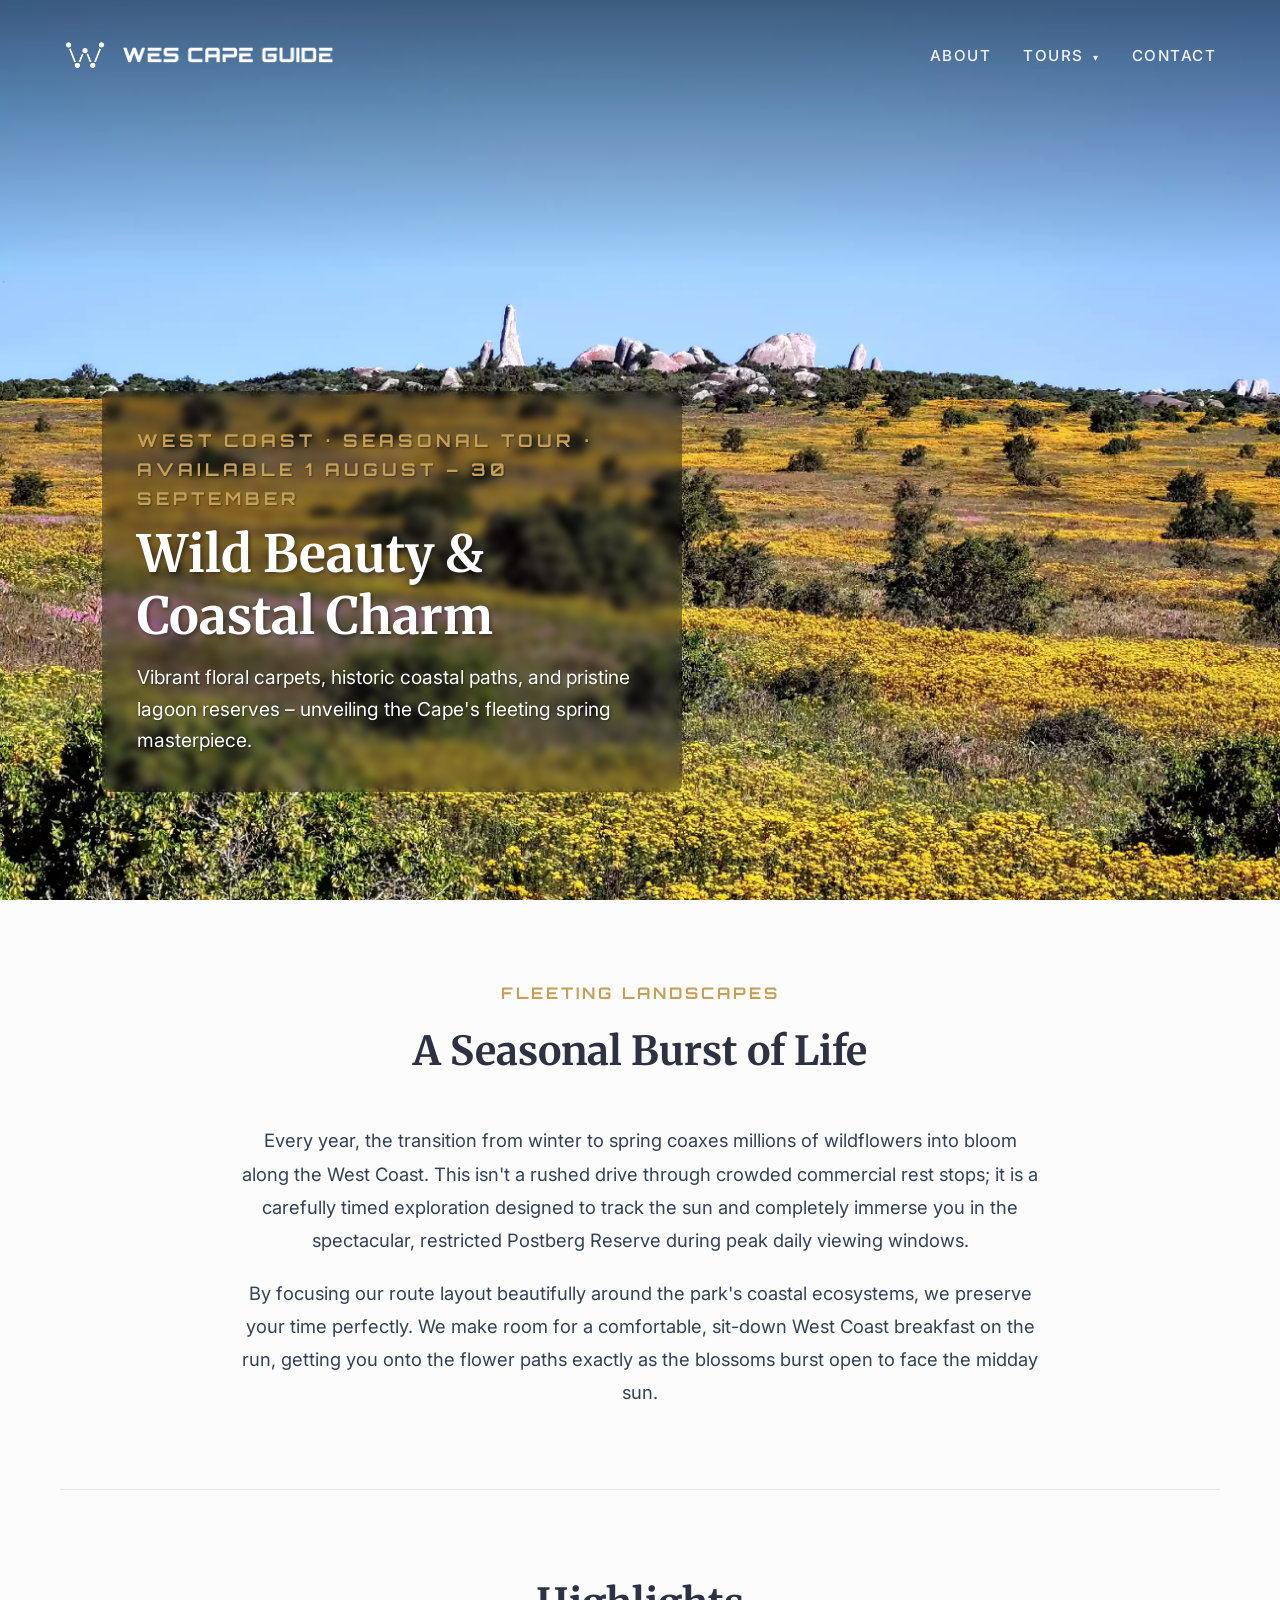
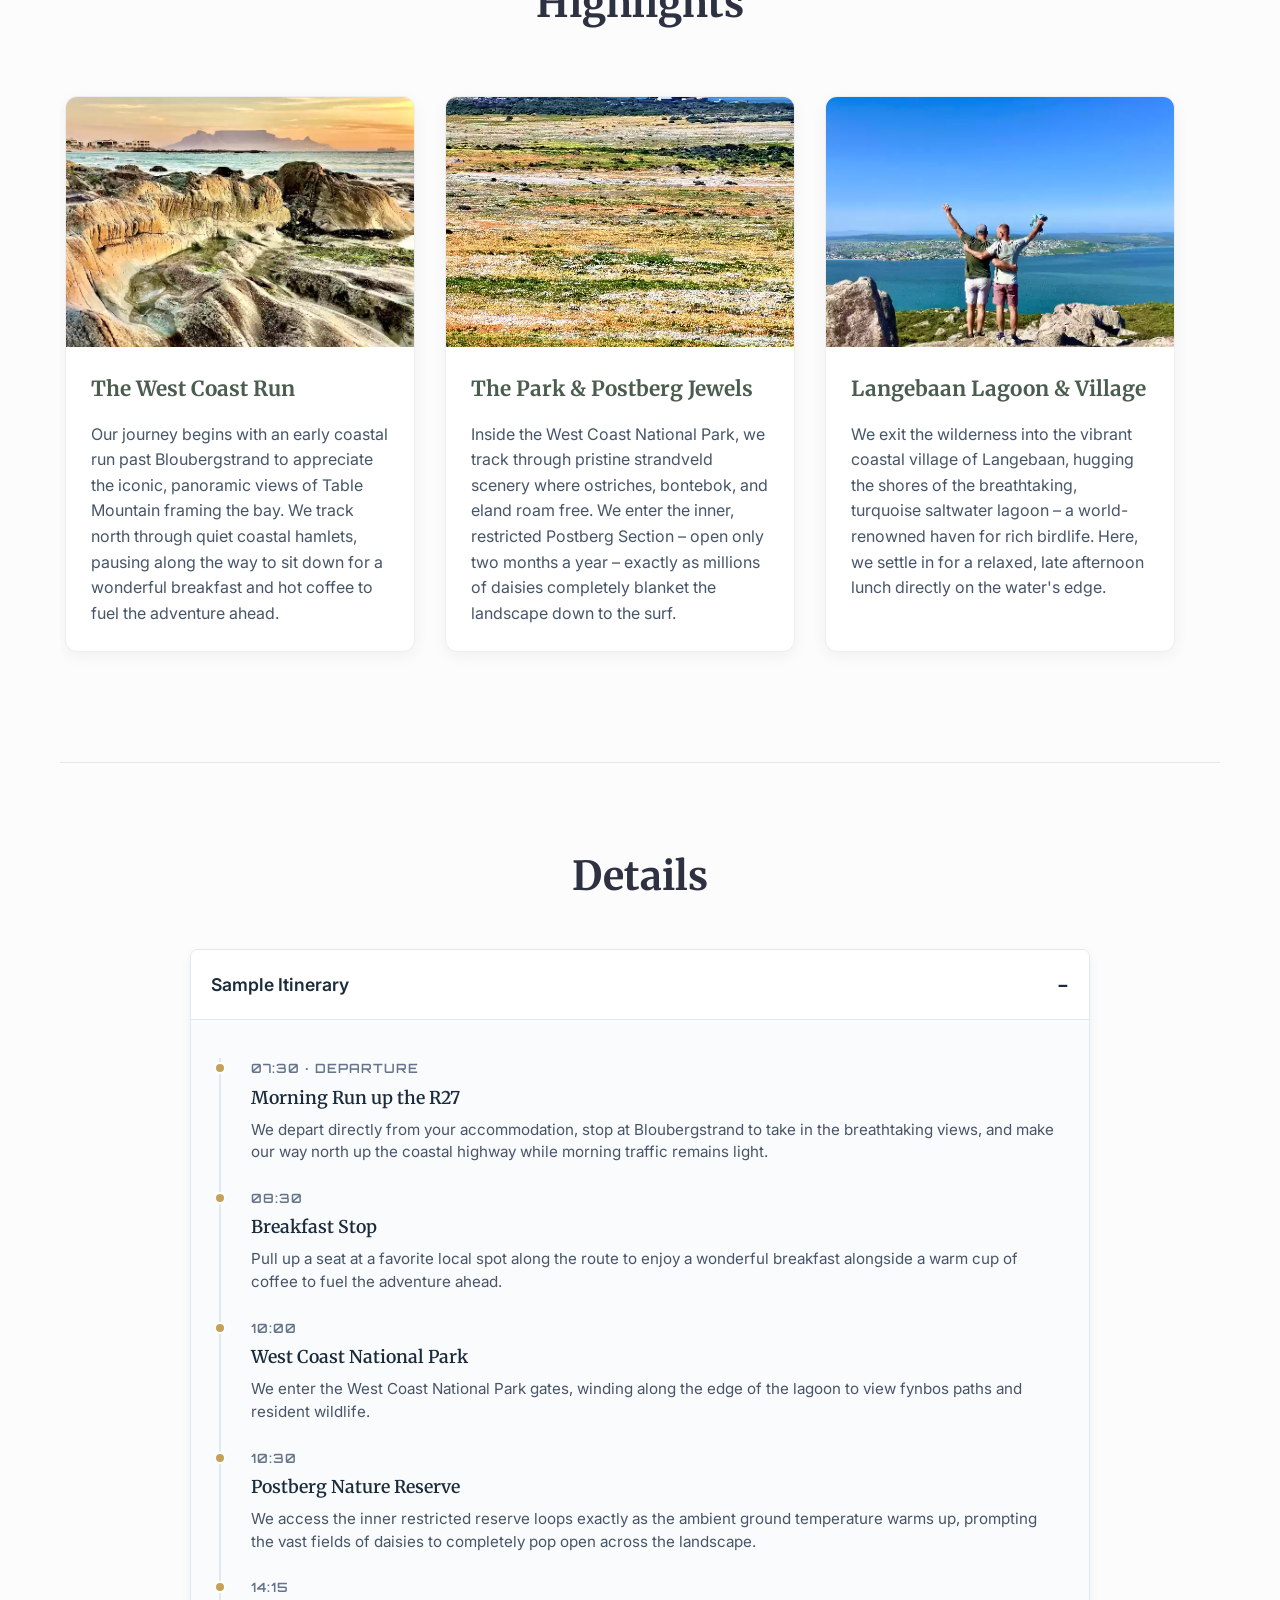
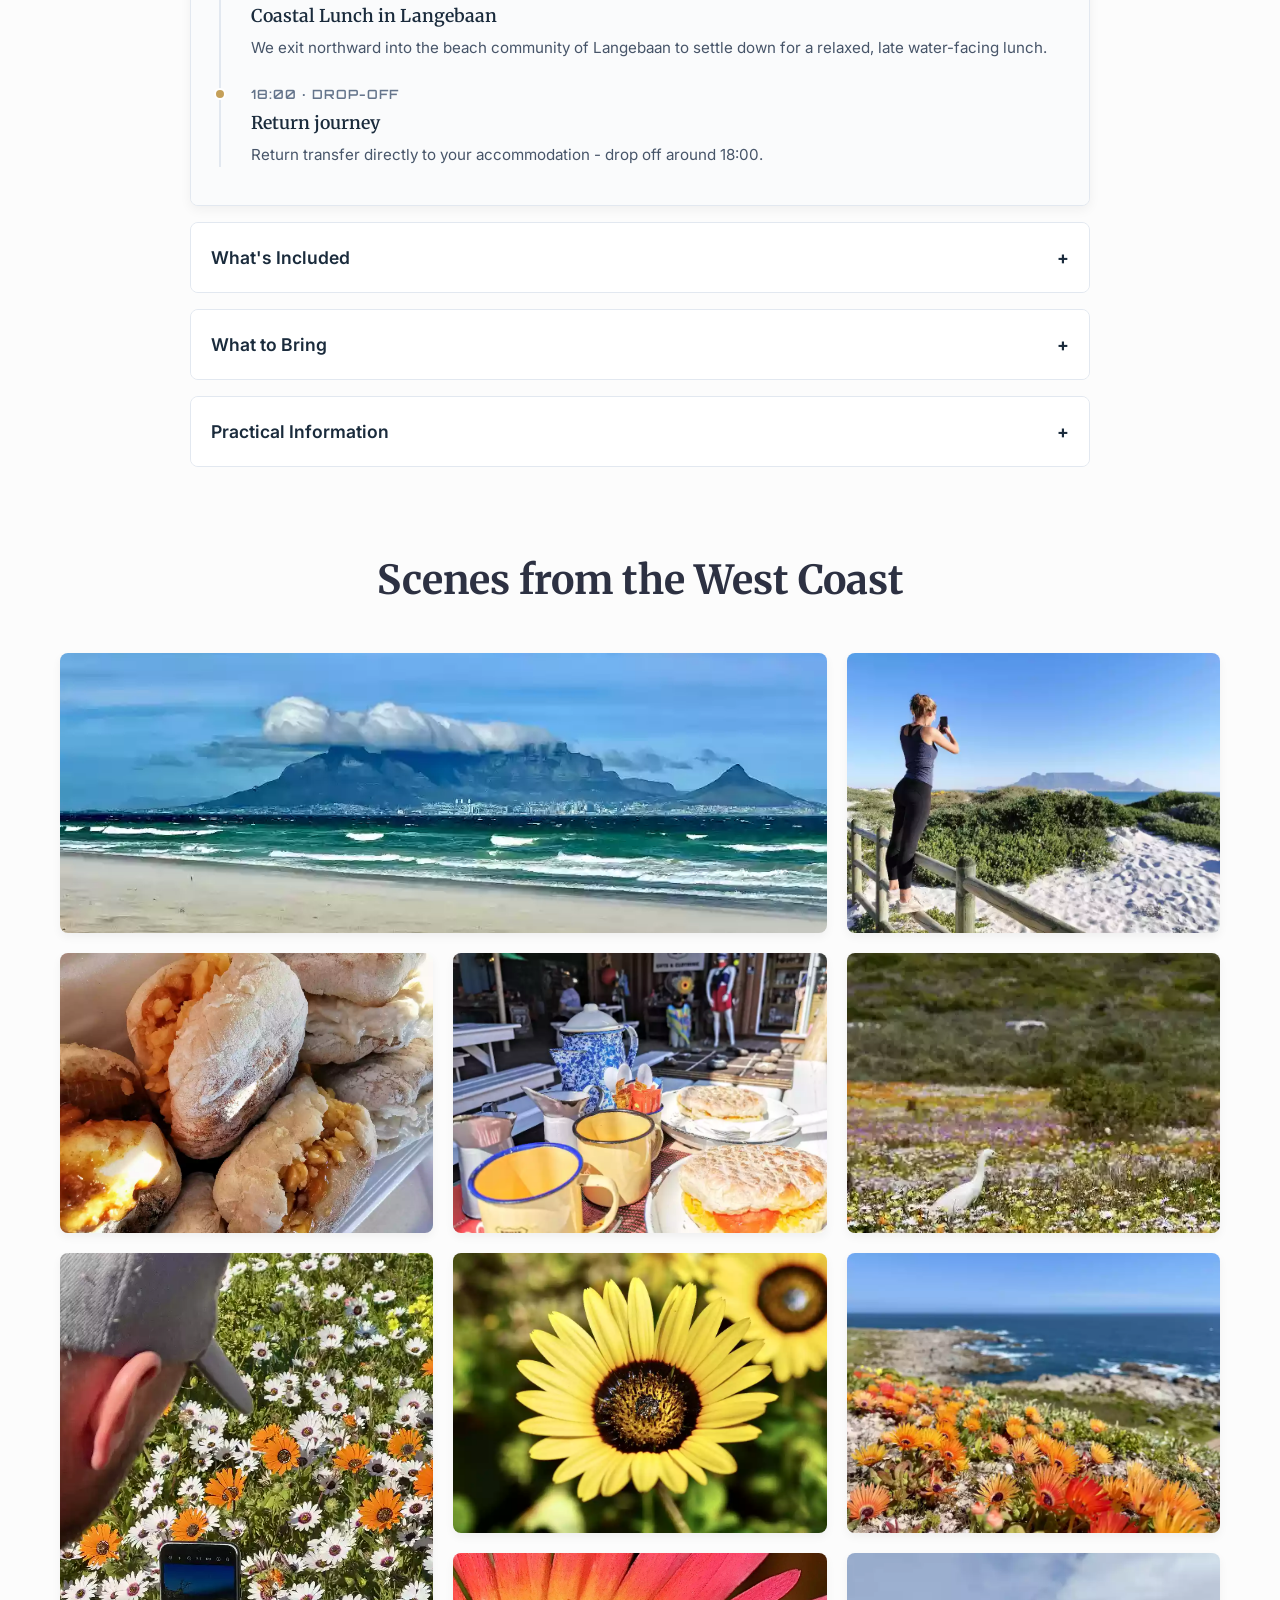
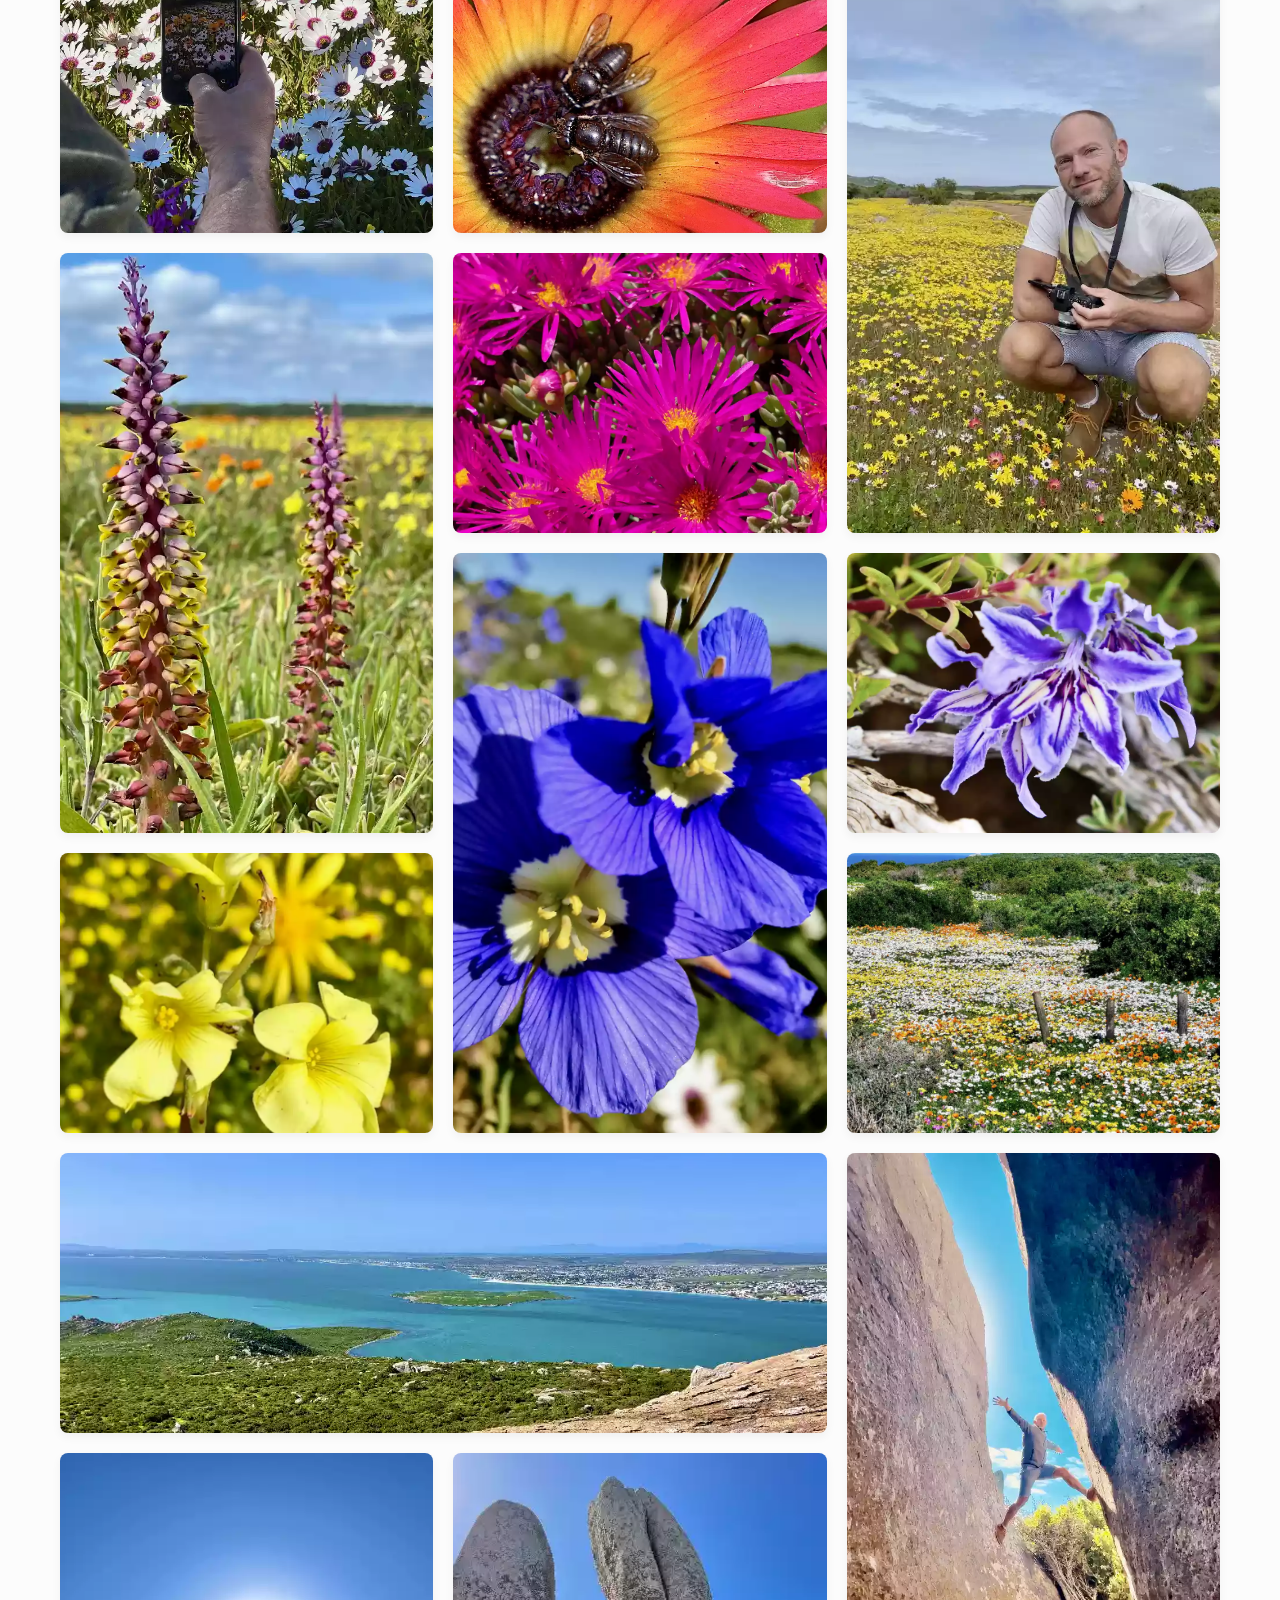
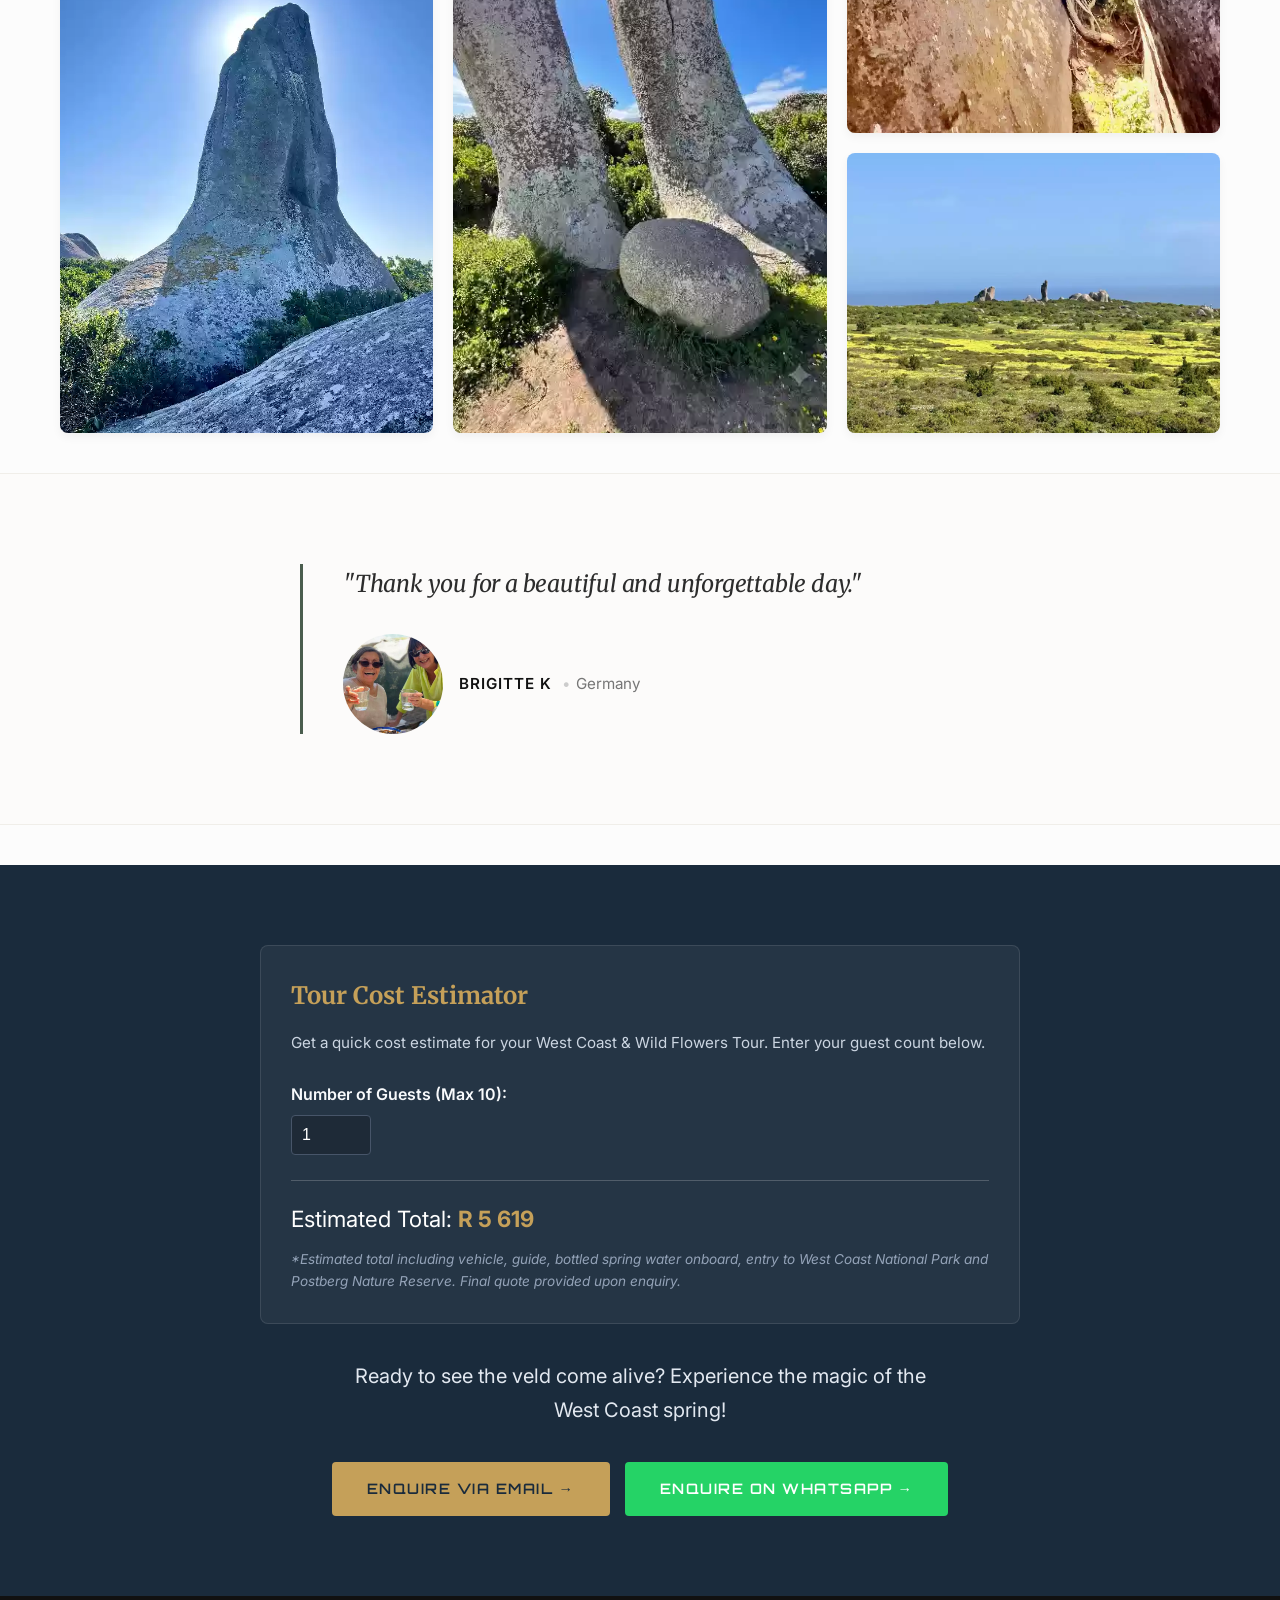
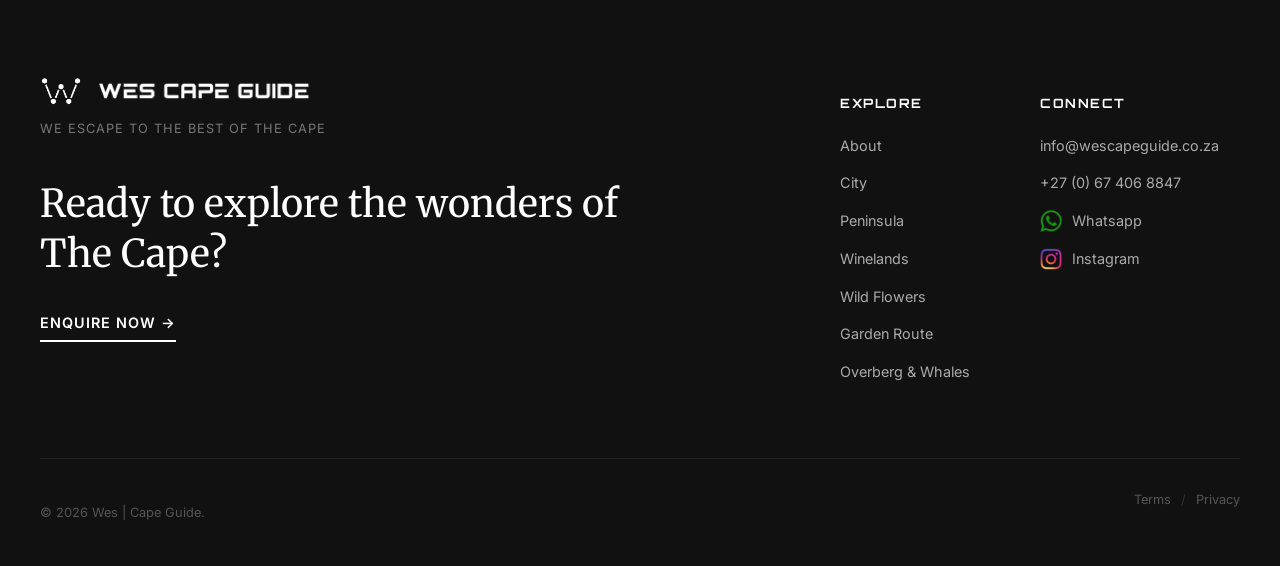
<file: tours/west-coast-flowers.html>
<!DOCTYPE html>
<html lang="en">
<head>
<!-- Google Tag Manager -->
<script>(function(w,d,s,l,i){w[l]=w[l]||[];w[l].push({'gtm.start':
new Date().getTime(),event:'gtm.js'});var f=d.getElementsByTagName(s)[0],
j=d.createElement(s),dl=l!='dataLayer'?'&l='+l:'';j.async=true;j.src=
'https://www.googletagmanager.com/gtm.js?id='+i+dl;f.parentNode.insertBefore(j,f);
})(window,document,'script','dataLayer','GTM-W47S6TVF');</script>
<!-- End Google Tag Manager -->
    <meta charset="UTF-8">
    <meta name="viewport" content="width=device-width, initial-scale=1.0">
    
    <!-- Primary SEO Metadata -->
    <title>Private West Coast & Wildflowers Tour | Darling | Wes | Cape Guide</title>
    <meta name="description" content="Experience the raw coastal beauty and seasonal wildflower spectacles of the West Coast. Private day tours covering Bloubergstrand views, Postberg Nature Reserve, and the quirky heritage of Darling.">
    <meta name="robots" content="index, follow">
    <link rel="canonical" href="https://wescapeguide.co.za/tours/west-coast-flowers.html">

    <!-- Open Graph / Facebook / WhatsApp (Social Media Cards) -->
    <meta property="og:type" content="article">
    <meta property="og:url" content="https://wescapeguide.co.za/tours/west-coast-flowers.html">
    <meta property="og:title" content="Private West Coast Tour: Wild Beauty & Coastal Charm">
    <meta property="og:description" content="Journey along a dramatic coastline to capture postcard-perfect views of Table Mountain, vibrant wildflower fields, and authentic local art with Wes.">
    <meta property="og:image" content="https://wescapeguide.co.za/images/postberg-nature-reserve-flowers-and-rock-fromations.webp">
    <meta property="og:site_name" content="Wes | Cape Guide">

    <!-- Twitter / X -->
    <meta name="twitter:card" content="summary_large_image">
    <meta name="twitter:url" content="https://wescapeguide.co.za/tours/west-coast-flowers.html">
    <meta name="twitter:title" content="Private West Coast & Wildflowers Day Tour | Wes">
    <meta name="twitter:description" content="Explore coastal fishing villages, untamed dune landscapes, and striking fields of indigenous blooming flora.">
    <meta name="twitter:image" content="https://wescapeguide.co.za/images/postberg-nature-reserve-flowers-and-rock-fromations.webp">

    <!-- Favicon & Branding Icons -->
    <link rel="icon" href="../images/logo-transparent.png" type="image/png">

    <!-- Performance: Fonts Preconnect -->
    <link rel="preconnect" href="https://fonts.googleapis.com">
    <link rel="preconnect" href="https://fonts.gstatic.com" crossorigin>
    <link href="https://fonts.googleapis.com/css2?family=Orbitron:wght@500;700&family=Merriweather:ital,wght@0,400;0,700;1,400&family=Inter:wght@400;500;600&display=swap" rel="stylesheet">
    
    <!-- Stylesheet -->
    <link rel="stylesheet" href="../style.css">
</head>
<body>
<!-- Google Tag Manager (noscript) -->
<noscript><iframe src="https://www.googletagmanager.com/ns.html?id=GTM-W47S6TVF"
height="0" width="0" style="display:none;visibility:hidden"></iframe></noscript>
<!-- End Google Tag Manager (noscript) -->

    <header>
        <a href="../index.html" class="logo">
            <img src="../images/logo-transparent.png" alt="Wes * Cape Guide Logo" class="logo-icon">
            <img src="../images/wes-cape-guide-logo.png" alt="Wes | Cape Guide Logo" class="logo-img">
        </a>
        
        <!-- Mobile Menu Toggle Button -->
        <button class="nav-toggle" aria-label="Toggle Navigation" aria-expanded="false">
            <span class="hamburger"></span>
        </button>
        
        <nav class="nav-menu">
            <ul class="nav-links">
                <li><a href="../about.html">About</a></li>
                <li class="dropdown">
                    <a href="../tours.html" class="dropdown-toggle">Tours <span class="arrow">&#9662;</span></a>
                    <ul class="dropdown-menu">
                        <li><a href="../tours.html">All Tours</a></li>
                        <li><a href="city.html">City</a></li>
                        <li><a href="peninsula.html">Peninsula</a></li>
                        <li><a href="winelands.html">Winelands</a></li>
                        <li><a href="west-coast-flowers.html" class="current">West Coast & Flowers</a></li>
                        <li><a href="garden-route-three-day.html">Garden Route</a></li>
                        <li><a href="overberg-whales.html">Overberg & Whales</a></li>
                    </ul>
                </li>
                <li><a href="../contact.html">Contact</a></li>
            </ul>
        </nav>
    </header>

    <!-- Refactored layout signature utilizing global stylesheet mechanics -->

    <section class="hero-parallax-wrapper">
        <div class="hero-parallax-bg hero-west-coast-bg"></div>
        <div class="hero hero-west-coast">
            <div class="hero-content">
                <span class="hero-eyebrow">West Coast &middot; Seasonal Tour &middot; Available 1 August – 30 September</span>
            <h1>Wild Beauty & Coastal Charm</h1>
            <p>Vibrant floral carpets, historic coastal paths, and pristine lagoon reserves &ndash; unveiling the Cape's fleeting spring masterpiece.</p>
            </div>
        </div>
    </section>

    <main class="container">
        
        <section class="text-content-block">
            <span class="eyebrow">Fleeting Landscapes</span>
            <h2 class="section-title">A Seasonal Burst of Life</h2>
            <p class="lead-paragraph">
                Every year, the transition from winter to spring coaxes millions of wildflowers into bloom along the West Coast. This isn't a rushed drive through crowded commercial rest stops; it is a carefully timed exploration designed to track the sun and completely immerse you in the spectacular, restricted Postberg Reserve during peak daily viewing windows.
            </p>
            <p class="lead-paragraph paragraph-flush-bottom">
                By focusing our route layout beautifully around the park's coastal ecosystems, we preserve your time perfectly. We make room for a comfortable, sit-down West Coast breakfast on the run, getting you onto the flower paths exactly as the blossoms burst open to face the midday sun.
            </p>
        </section>

        <hr class="section-divider">

        <section class="highlights-section">
            <div class="container container-flush">
                <h2 class="section-title">Highlights</h2>
    
                <div class="highlights-grid">
                    
                    <div class="highlights-item-card">
                        <!-- Class synchronized to master stylesheet properties -->
                        <img src="../images/blouberg-beach-rocks-table-mountain.webp" alt="Table Mountain view from Bloubergstrand shore" class="highlights-card-image">
                        <div class="highlight-card-info">
                            <h3>The West Coast Run</h3>
                            <p>Our journey begins with an early coastal run past Bloubergstrand to appreciate the iconic, panoramic views of Table Mountain framing the bay. We track north through quiet coastal hamlets, pausing along the way to sit down for a wonderful breakfast and hot coffee to fuel the adventure ahead.</p>
                        </div>
                    </div>
    
                    <div class="highlights-item-card">
                        <!-- Class synchronized to master stylesheet properties -->
                        <img src="../images/wildflowers-at-postberg-1.webp" alt="Massive carpet of spring wildflowers inside Postberg" class="highlights-card-image">
                        <div class="highlight-card-info">
                            <h3>The Park &amp; Postberg Jewels</h3>
                            <p>Inside the West Coast National Park, we track through pristine strandveld scenery where ostriches, bontebok, and eland roam free. We enter the inner, restricted Postberg Section &ndash; open only two months a year &ndash; exactly as millions of daisies completely blanket the landscape down to the surf.</p>
                        </div>
                    </div>
    
                    <div class="highlights-item-card">
                        <!-- Class synchronized to master stylesheet properties -->
                        <img src="../images/vistas-over-langebaan-lagoon.webp" alt="Turquoise waters of the Langebaan Lagoon" class="highlights-card-image">
                        <div class="highlight-card-info">
                            <h3>Langebaan Lagoon &amp; Village</h3>
                            <p>We exit the wilderness into the vibrant coastal village of Langebaan, hugging the shores of the breathtaking, turquoise saltwater lagoon &ndash; a world-renowned haven for rich birdlife. Here, we settle in for a relaxed, late afternoon lunch directly on the water's edge.</p>
                        </div>
                    </div>
    
                </div>
            </div>
        </section>

        <hr class="section-divider">

        <section class="tour-info-section">
            <div class="container container-flush">
                <h2 class="section-title">Details</h2>
                <div class="tour-info-accordion">
                    
                    <details class="tour-info-item" open>
                        <summary>
                            <span class="tour-info-label">Sample Itinerary</span>
                            <span class="tour-info-icon" aria-hidden="true"></span>
                        </summary>
                        <div class="tour-info-panel">
                            <div class="timeline">
                                
                                <div class="timeline-item">
                                    <div class="timeline-marker"></div>
                                    <div class="timeline-time">07:30 &middot; Departure</div>
                                    <h4 class="timeline-title">Morning Run up the R27</h4>
                                    <p class="timeline-desc">We depart directly from your accommodation, stop at Bloubergstrand to take in the breathtaking views, and make our way north up the coastal highway while morning traffic remains light.</p>
                                </div>
                                
                                <div class="timeline-item">
                                    <div class="timeline-marker"></div>
                                    <div class="timeline-time">08:30</div>
                                    <h4 class="timeline-title">Breakfast Stop</h4>
                                    <p class="timeline-desc">Pull up a seat at a favorite local spot along the route to enjoy a wonderful breakfast alongside a warm cup of coffee to fuel the adventure ahead.</p>
                                </div>
                                
                                <div class="timeline-item">
                                    <div class="timeline-marker"></div>
                                    <div class="timeline-time">10:00</div>
                                    <h4 class="timeline-title">West Coast National Park</h4>
                                    <p class="timeline-desc">We enter the West Coast National Park gates, winding along the edge of the lagoon to view fynbos paths and resident wildlife.</p>
                                </div>
                                
                                <div class="timeline-item">
                                    <div class="timeline-marker"></div>
                                    <div class="timeline-time">10:30</div>
                                    <h4 class="timeline-title">Postberg Nature Reserve</h4>
                                    <p class="timeline-desc">We access the inner restricted reserve loops exactly as the ambient ground temperature warms up, prompting the vast fields of daisies to completely pop open across the landscape.</p>
                                </div>
                                
                                <div class="timeline-item">
                                    <div class="timeline-marker"></div>
                                    <div class="timeline-time">14:15</div>
                                    <h4 class="timeline-title">Coastal Lunch in Langebaan</h4>
                                    <p class="timeline-desc">We exit northward into the beach community of Langebaan to settle down for a relaxed, late water-facing lunch.</p>
                                </div>
                                <div class="timeline-item">
                                    <div class="timeline-marker"></div>
                                    <div class="timeline-time">18:00 &middot; Drop-off</div>
                                    <h4 class="timeline-title">Return journey</h4>
                                    <p class="timeline-desc">Return transfer directly to your accommodation - drop off around 18:00.</p>
                                </div>
                            </div>
                        </div>
                    </details>
    
                    <details class="tour-info-item">
                        <summary>
                            <span class="tour-info-label">What's Included</span>
                            <span class="tour-info-icon" aria-hidden="true"></span>
                        </summary>
                        <div class="tour-info-panel">
                            <div class="logistics-split-grid">
                                
                                <div class="logistics-card">
                                    <h4>Included</h4>
                                    <ul class="logistics-list included-list">
                                        <li>Registered Tourist Guide (that's me)</li>
                                        <li>Door-to-door private transport in a modern, air-conditioned vehicle</li>
                                        <li>West Coast National Park conservation entry fees</li>
                                        <li>Postberg Nature Reserve access</li>
                                        <li>Chilled, bottled spring water onboard</li>
                                    </ul>
                                </div>
                                
                                <div class="logistics-card">
                                    <h4>For Your Account</h4>
                                    <ul class="logistics-list excluded-list">
                                        <li>Lunch</li>
                                        <li>Additional activities not mentioned in the intinerary</li>
                                    </ul>
                                </div>
    
                            </div>
                        </div>
                    </details>
    
                    <details class="tour-info-item">
                        <summary>
                            <span class="tour-info-label">What to Bring</span>
                            <span class="tour-info-icon" aria-hidden="true"></span>
                        </summary>
                        <div class="tour-info-panel">
                            <ul class="standard-panel-list">
                                <li>Comfortable, closed walking shoes for paths and rocky shores</li>
                                <li>A dependable windbreaker or light jacket (the West Coast breeze can be brisk)</li>
                                <li>Sunblock, sunglasses and hat</li>
                                <li>Camera</li>
                            </ul>
                        </div>
                    </details>
    
                    <details class="tour-info-item">
                        <summary>
                            <span class="tour-info-label">Practical Information</span>
                            <span class="tour-info-icon" aria-hidden="true"></span>
                        </summary>
                        <div class="tour-info-panel">
                            <ul class="standard-panel-list">
                                <li><strong>Seasonal Window:</strong> This tour operates strictly from 1 August to 30 September each year to align with the opening of Postberg Nature Reserve.</li>
                                <li><strong>Weather Dependency:</strong> Wildflowers require clear sunshine and temperatures above roughly 17°C to open completely. Should conditions turn heavily overcast or rainy, the itinerary will be dynamically adjusted to highlight alternative cultural and coastal lookouts.</li>
                                <li><strong>Duration &amp; Pacing:</strong> 9–10 hours round-trip. The walking element is light and fully adaptable to your comfort level.</li>
                                <li><strong>Pickup Time:</strong> 07:30 departure directly from your accommodation to optimise our arrival timeline at the gates.</li>
                            </ul>
                        </div>
                    </details>
                    
                </div>
            </div>
        </section>

        <section class="gallery-space section-space-bottom">
            <h2 class="section-title">Scenes from the West Coast</h2>
            
            <div class="mosaic-grid">
                <figure class="mosaic-item span-2">
                    <img src="../images/blouberg-beach-table-mountain.webp" alt="Table Mountain view from Bloubergstrand shore" class="pos-top-20">
                    <figcaption>Table Mountain view from Bloubergstrand shore</figcaption>
                </figure>

                <figure class="mosaic-item">
                    <img src="../images/photographing-table-mountain-from-west-coast-beaches.webp" alt="Photographing Table Mountain" class="pos-center">
                    <figcaption>Photographing Table Mountain</figcaption>
                </figure>
                
                <figure class="mosaic-item">
                    <img src="../images/roosterkoek-selection.webp" alt="A selection of roosterkoek">
                    <figcaption>A selection of roosterkoek</figcaption>
                </figure>
                
                <figure class="mosaic-item">
                    <img src="../images/roosterkoek-and-moer-koffie.webp" alt="Roosterkoek and moerkoffie">
                    <figcaption>Roosterkoek and moerkoffie</figcaption>
                </figure>
             
                <figure class="mosaic-item">
                    <img src="../images/cattle-erget-west-coast-national-park.webp" alt="Cattle Erget amongst wildflowers at West Coast National Park" class="pos-bottom-8">
                    <figcaption>Cattle Erget at West Coast National Park</figcaption>
                </figure>
                
                <figure class="mosaic-item row-span-2">
                    <img src="../images/taking-photos-of-daisies.webp" alt="Taking photos of daisies">
                    <figcaption>Taking photos of daisies</figcaption>
                </figure>
                
                <figure class="mosaic-item">
                    <img src="../images/gousblom-arctotis-fastuosa.webp" alt="Gousblom (arctotis fastuosa)">
                    <figcaption>Gousblom (arctotis fastuosa)</figcaption>
                </figure>
                
                <figure class="mosaic-item">
                    <img src="../images/plankies-baai-bokbaai-vygies-1.webp" alt="Bokbaai vygies (ice plants) at Plankiesbaai">
                    <figcaption>Bokbaai vygies (ice plants) at Plankiesbaai</figcaption>
                </figure>
                                            
                <figure class="mosaic-item">
                    <img src="../images/bokbaai-vygie-with-black-carpenter-bees.webp" alt="Black Carpenter bees on bokbaai vygies">
                    <figcaption>Black Carpenter bees on bokbaai vygies</figcaption>
                </figure>
                
                <figure class="mosaic-item row-span-2">
                    <img src="../images/wes-at-postberg.webp" alt="Wes at Postberg">
                    <figcaption>Wes at Postberg</figcaption>
                </figure>
                
                <figure class="mosaic-item row-span-2">
                    <img src="../images/pied-viooltjie-lachenalia mutabilis.webp" alt="Pied Viooltjie (lachenalia mutabilis)">
                    <figcaption>Pied Viooltjie (lachenalia mutabilis)</figcaption>
                </figure>
                
                <figure class="mosaic-item">
                    <img src="../images/vygie-ice-plant-or-lampranthus.webp" alt="Vygie (ice plant, lampranthus)">
                    <figcaption>Vygie (ice plant, lampranthus)</figcaption>
                </figure>
                
                <figure class="mosaic-item row-span-2">
                    <img src="../images/blue-flax-heliophila-coronopifolia.webp" alt="Blue Flax (heliophila coronopifolia)">
                    <figcaption>Blue Flax (heliophila coronopifolia)</figcaption>
                </figure>
                                        
                <figure class="mosaic-item span-2">
                    <img src="../images/langebaan-lagoon.webp" alt="Lookout over Langebaan Lagoon" class="pos-bottom-30">
                    <figcaption>Lookout over Langebaan Lagoon</figcaption>
                </figure>
                
                <figure class="mosaic-item">
                    <img src="../images/bobbejaantjie-babiana-ambigua.webp" alt="Bobbejaantjie (babiana ambigua)">
                    <figcaption>Bobbejaantjie (babiana ambigua)</figcaption>
                </figure>
                
                <figure class="mosaic-item">
                    <img src="../images/african-wood-sorrel-oxalis-pes-caprae.webp" alt="African wood sorrel (oxalis pes caprae)">
                    <figcaption>African wood sorrel (oxalis pes caprae)</figcaption>
                </figure>
                
                <figure class="mosaic-item">
                    <img src="../images/wildflowers-at-postberg-3.webp" alt="Wild flowers at Postberg">
                    <figcaption>Wild flowers at Postberg</figcaption>
                </figure>
                
                <figure class="mosaic-item row-span-2">
                    <img src="../images/framing-the-giants-at-tsaarbank.webp" alt="Framing the giants at Tsaarbank">
                    <figcaption>Framing the giants at Tsaarbank</figcaption>
                </figure>
                
                <figure class="mosaic-item row-span-2">
                    <img src="../images/rock-finger-at-tsaarbank.webp" alt="Rock Finger at Tsaarbank">
                    <figcaption>Rock Finger at Tsaarbank</figcaption>
                </figure>
                
                <figure class="mosaic-item row-span-2">
                    <img src="../images/tsaarbank-monoliths.webp" alt="Tsaarbank monoliths">
                    <figcaption>Tsaarbank monoliths</figcaption>
                </figure>
                
                <figure class="mosaic-item">
                    <img src="../images/tsaarbank-outcrops.webp" alt="Tsaarbank outcrops">
                    <figcaption>Tsaarbank outcrops</figcaption>
                </figure>
                                            
            </div>
        </section>

    </main>

    <section class="testimonial-section-v2">
        <div class="testimonial-container-v2">
            <blockquote class="testimonial-text-v2">
                "Thank you for a beautiful and unforgettable day."
            </blockquote>
            
            <div class="testimonial-profile-v2">
                <img src="../images/reviewer-brigitte-kuhnert.webp" alt="Brigitte K" class="testimonial-avatar">
                <div class="testimonial-author-v2">
                    <strong class="author-name-v2">Brigitte K</strong>
                    <span class="author-location-v2">Germany</span>
                </div>
            </div>
        </div>
    </section>

<!-- CTA & ESTIMATOR SECTION -->
<section class="peninsula-enquire">
    <div class="container container-enquire">
        
        <!-- Cost Estimator Block -->
        <div class="estimator-wrapper">
            <h3 class="estimator-title">Tour Cost Estimator</h3>
            <p class="estimator-subtitle">Get a quick cost estimate for your West Coast & Wild Flowers Tour. Enter your guest count below.</p>
            
            <div class="estimator-controls">
                <div class="input-group">
                    <label for="guestCount">Number of Guests (Max 10):</label>
                    <input type="number" id="guestCount" data-tour="west-coast" min="1" max="10" value="1">
                </div>
            </div>

            <div class="estimator-total-box">
                <h3>
                    Estimated Total: <span class="highlight-gold"><span id="totalPrice">R 5 365</span></span> <span id="costPerPerson" style="font-size: 0.75em; font-weight: normal; opacity: 0.9;">(R 5 365.00 per person)</span>
                </h3>
                <!-- CHANGED: Disclaimer now lists City Tour inclusions -->
                <p class="disclaimer">*Estimated total including vehicle, guide, bottled spring water onboard, entry to West Coast National Park and Postberg Nature Reserve. Final quote provided upon enquiry.</p>
            </div>
        </div>
        <p class="peninsula-enquire-text">Ready to see the veld come alive? Experience the magic of the <br>West Coast spring!</p>
        
        <!-- Dynamic Email & WhatsApp Buttons -->
        <div class="estimator-buttons" style="display: flex; width: 100%; justify-content: center; align-items: center; gap: 15px; flex-wrap: wrap; margin-top: 20px;">
            
            <!-- Email Button -->
            <a href="#" id="enquireEmailButton" class="btn-enquire">
                Enquire via Email &rarr;
            </a>
            
            <!-- WhatsApp Button -->
            <a href="#" id="enquireWhatsappButton" class="btn-enquire" target="_blank" rel="noopener noreferrer" style="background-color: #25D366; border-color: #25D366; color: #ffffff;">
                Enquire on WhatsApp &rarr;
            </a>
            
        </div>
        
    </div>
</section>

    <footer class="editorial-footer">
        <div class="footer-top-row">
            <div class="footer-hero-block">
                <a href="../index.html" class="logo">
                    <img src="../images/logo-transparent.png" alt="Wes * Cape Guide Logo" class="logo-icon">
                    <img src="../images/wes-cape-guide-logo.png" alt="Wes | Cape Guide Logo" class="logo-img">
                </a>
                <p class="editorial-snippet">We escape to the best of The Cape</p>
                <h2 class="footer-big-prompt">Ready to explore the wonders of <span class="no-wrap">The Cape?</span></h2>
                <a href="../contact.html" class="editorial-btn">Enquire Now &rarr;</a>
            </div>
            <div class="footer-links-block">
                <div class="links-sub-col">
                    <h4>Explore</h4>
                    <a href="../about.html">About</a>
                    <a href="city.html">City</a>
                    <a href="peninsula.html">Peninsula</a>
                    <a href="winelands.html">Winelands</a>
                    <a href="west-coast-flowers.html">Wild Flowers</a>
                    <a href="garden-route-three-day.html">Garden Route</a>
                    <a href="overberg-whales.html">Overberg & Whales</a>
                </div>
                <div class="links-sub-col">
                    <h4>Connect</h4>
                    <a href="mailto:info@wescapeguide.co.za">info@wescapeguide.co.za</a>
                    <a href="tel:+27674068847">+27 (0) 67 406 8847</a>
                    <a href="https://wa.me/27674068847?text=Hi Wes!%20I'd%20like%20to%20enquire%20about%20a%20tour..." target="_blank" style="display: inline-flex; align-items: center; gap: 10px; white-space: nowrap;">
                        <img src="../images/whatsapp-logo.png" alt="WhatsApp" style="width: 22px; height: 22px; display: block;">
                        <span>Whatsapp</span>
                    </a>
                    <a href="https://www.instagram.com/wescapeguide" target="_blank" style="display: inline-flex; align-items: center; gap: 10px; white-space: nowrap;">
                        <img src="../images/instagram-logo.png" alt="Instagram" style="width: 22px; height: 22px; display: block;">
                        <span>Instagram</span>
                    </a>
                </div>
            </div>
        </div>
        <div class="editorial-bottom">
            <p>&copy; 2026 Wes | Cape Guide.</p>
            <div class="editorial-legal">
                <a href="../terms.html">Terms</a>
                <span class="sep">/</span>
                <a href="../privacy.html">Privacy</a>
            </div>
        </div>
    </footer>
    <script>
    document.addEventListener('DOMContentLoaded', () => {
        const toggleBtn = document.querySelector('.nav-toggle');
        const navMenu = document.querySelector('.nav-menu');
        const dropdown = document.querySelector('.dropdown');
        const dropdownToggle = document.querySelector('.dropdown-toggle');

        // Toggle Main Mobile Drawer Panel
        toggleBtn.addEventListener('click', () => {
            const isOpen = toggleBtn.getAttribute('aria-expanded') === 'true';
            toggleBtn.setAttribute('aria-expanded', !isOpen);
            navMenu.classList.toggle('is-active');
            
            // Prevent body context from scrolling while full screen navigation view is processing
            document.body.style.overflow = isOpen ? '' : 'hidden';
        });

        // Toggle Nested Tours Dropdown Accordion Content on touch-screens
        dropdownToggle.addEventListener('click', (e) => {
            if (window.innerWidth <= 768) {
                e.preventDefault(); // Prevents instant navigational route skipping
                dropdown.classList.toggle('is-open');
            }
        });
    });
</script>
<script src="../js/estimator.js"></script>
</body>
</html>
</file>
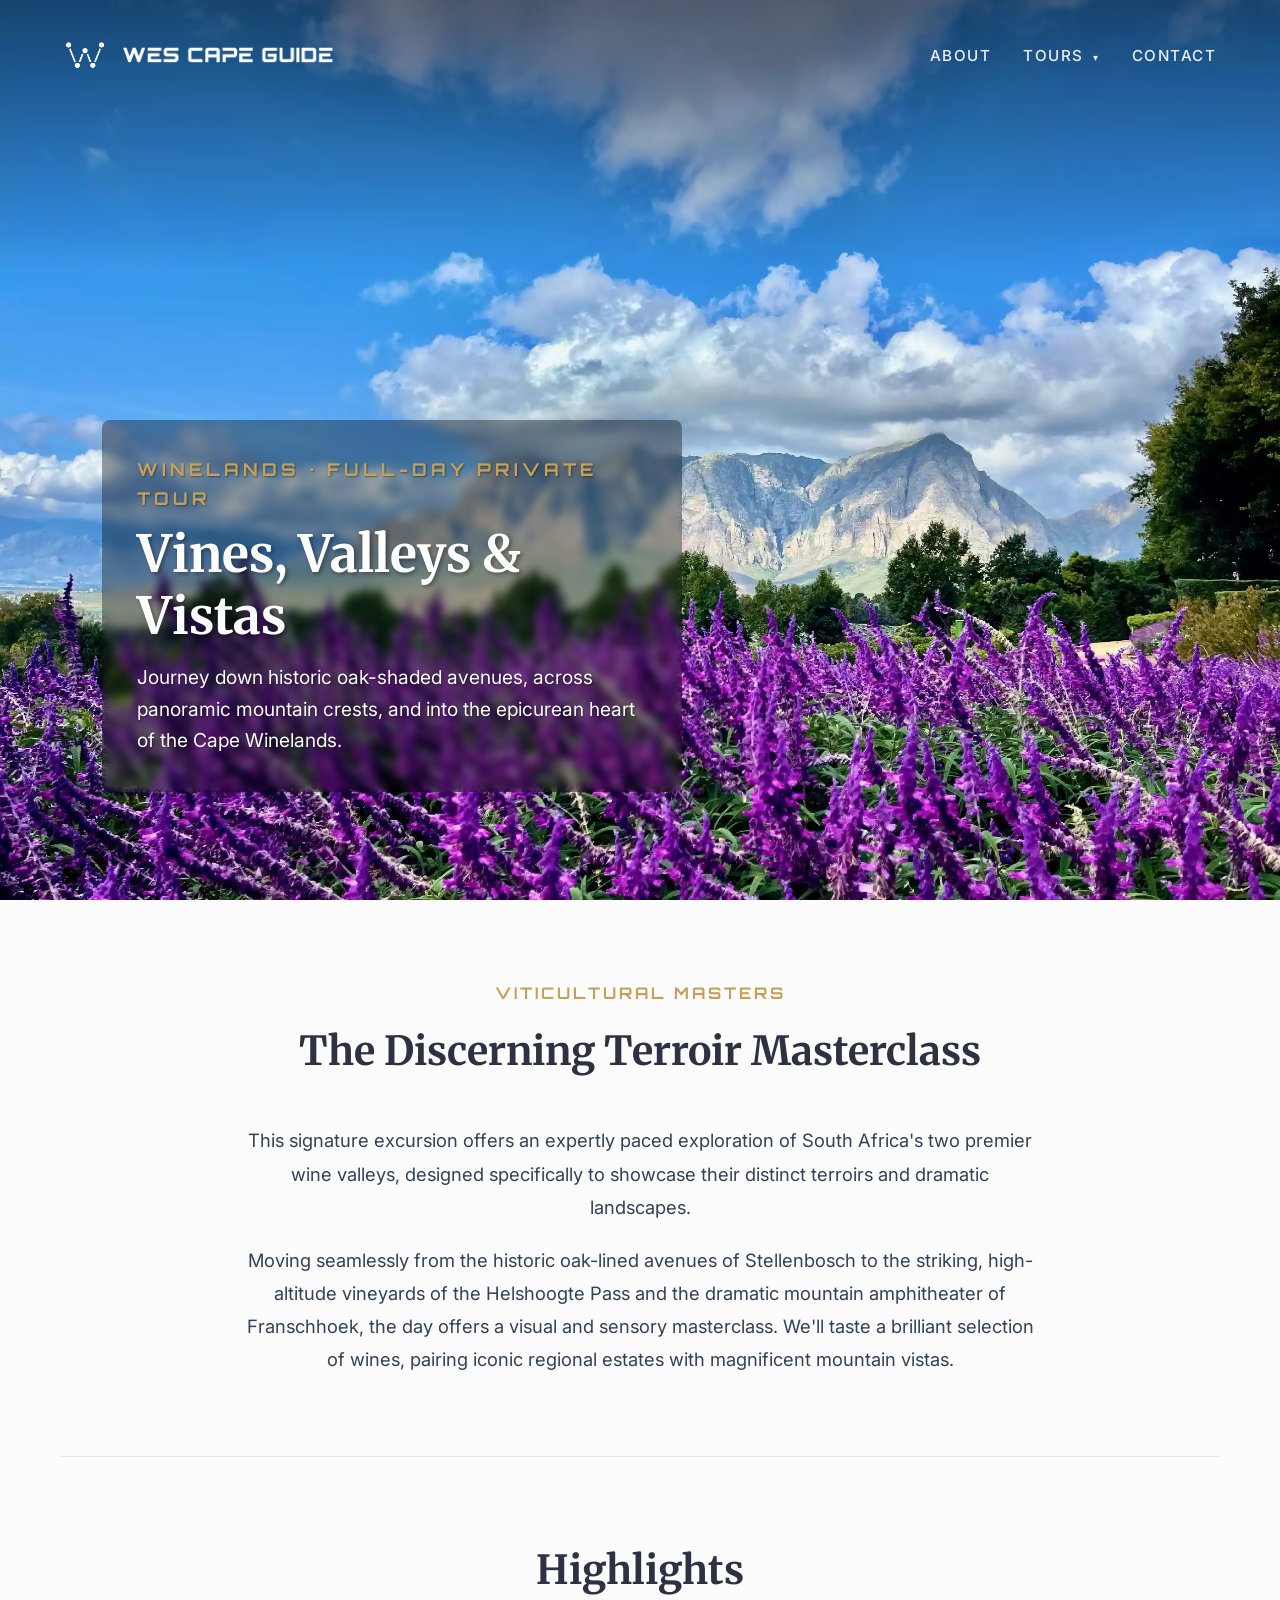
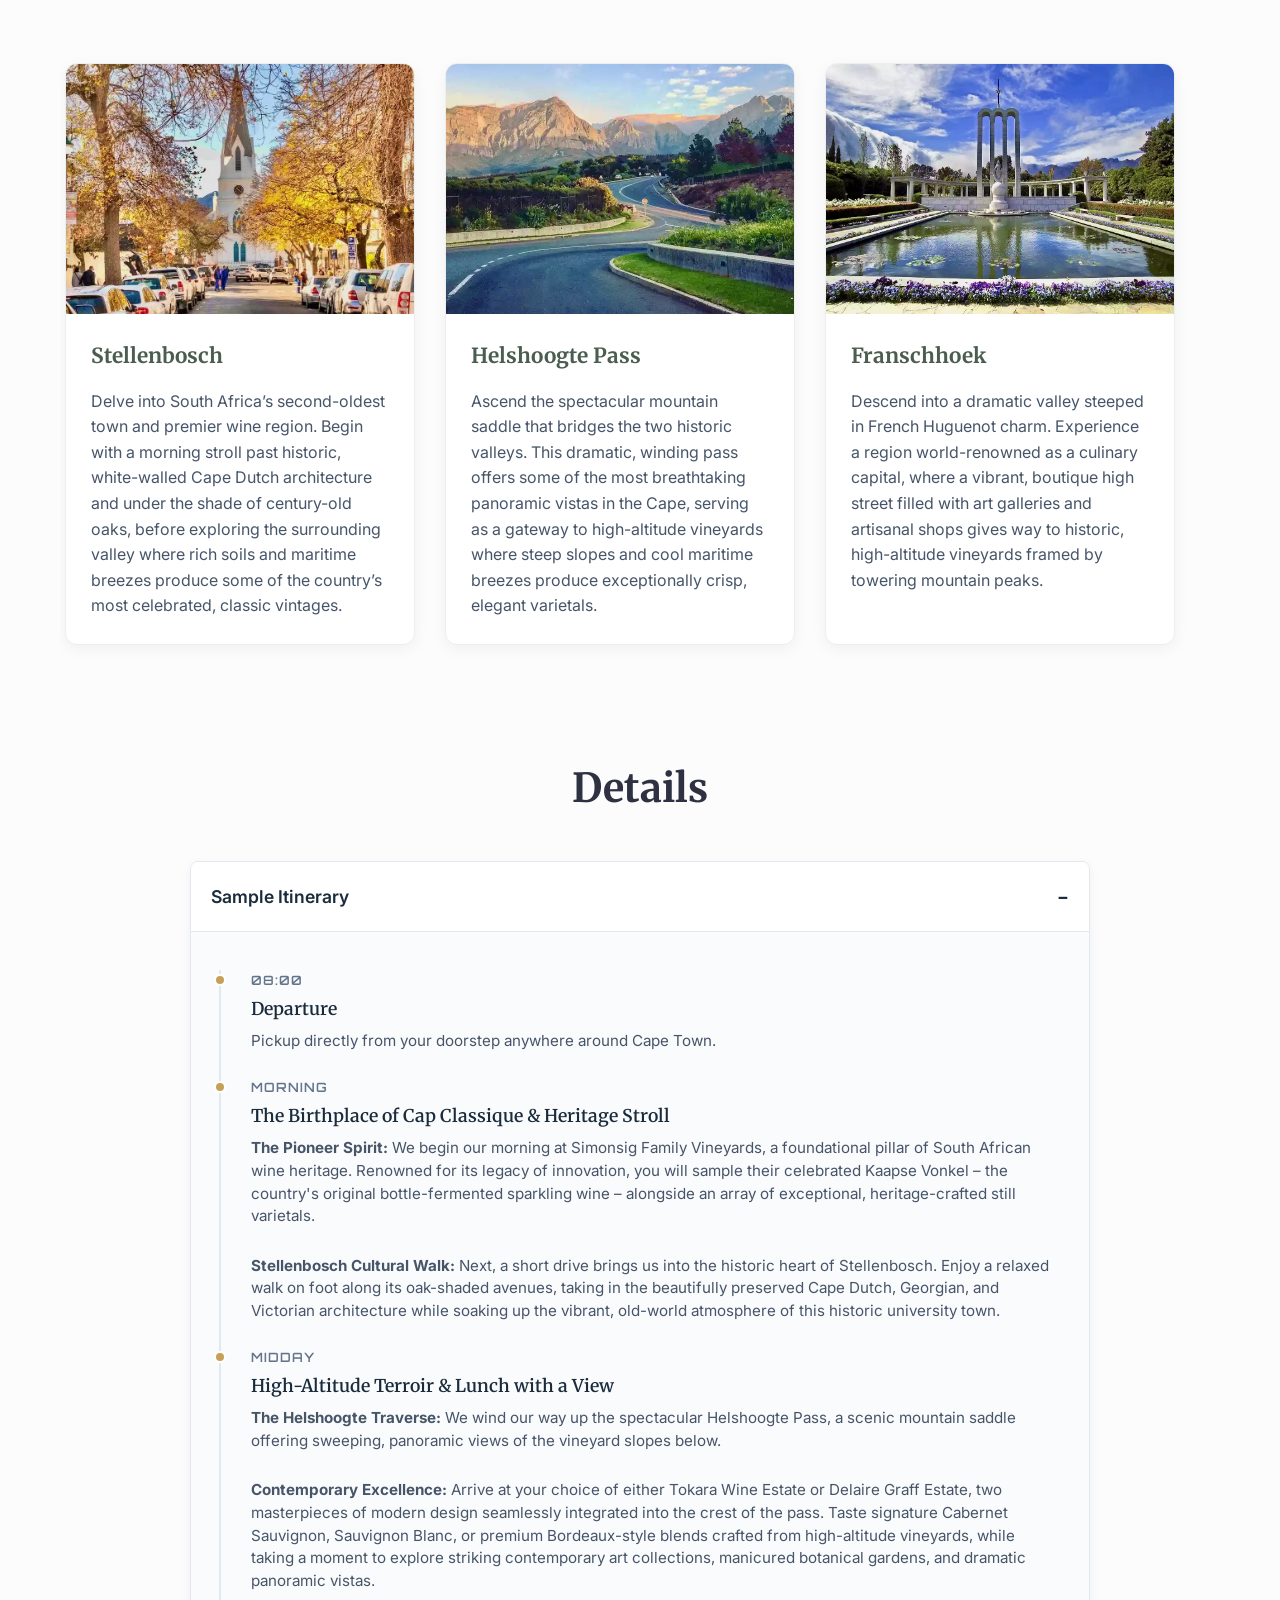
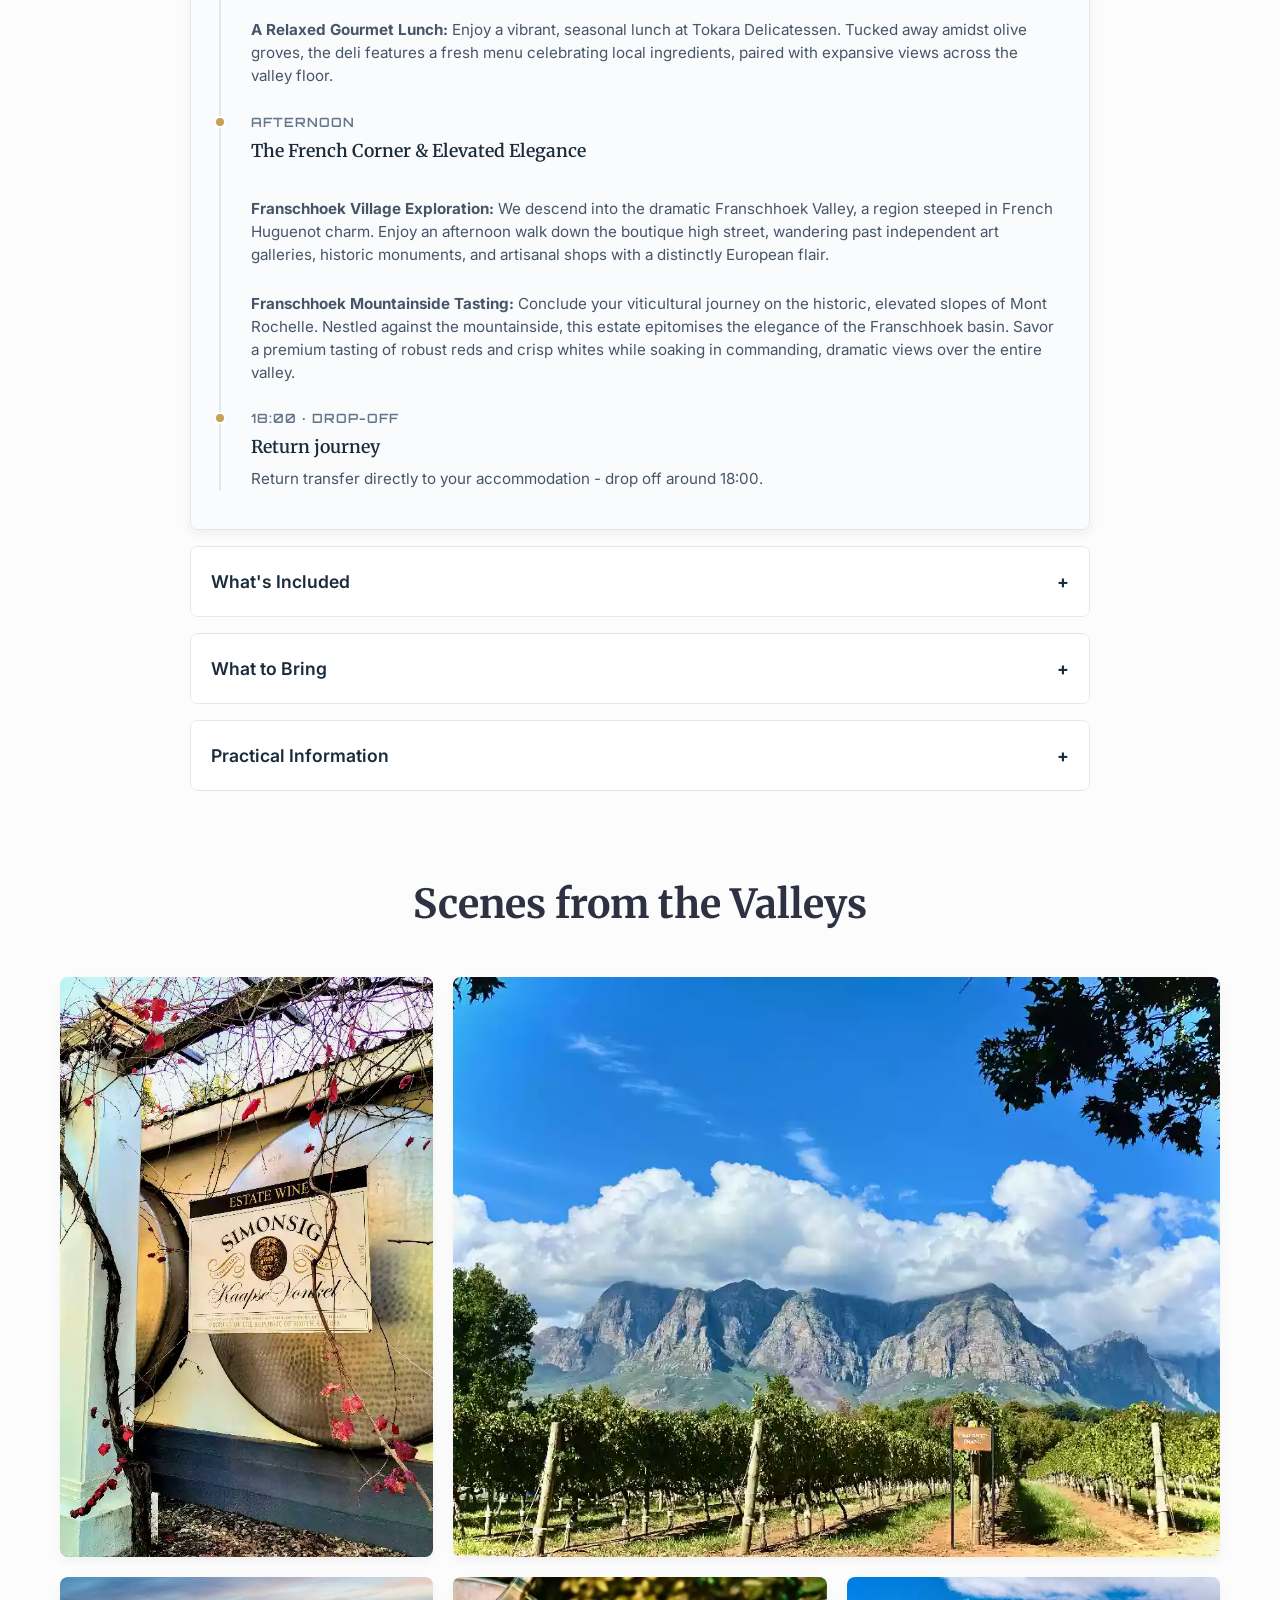
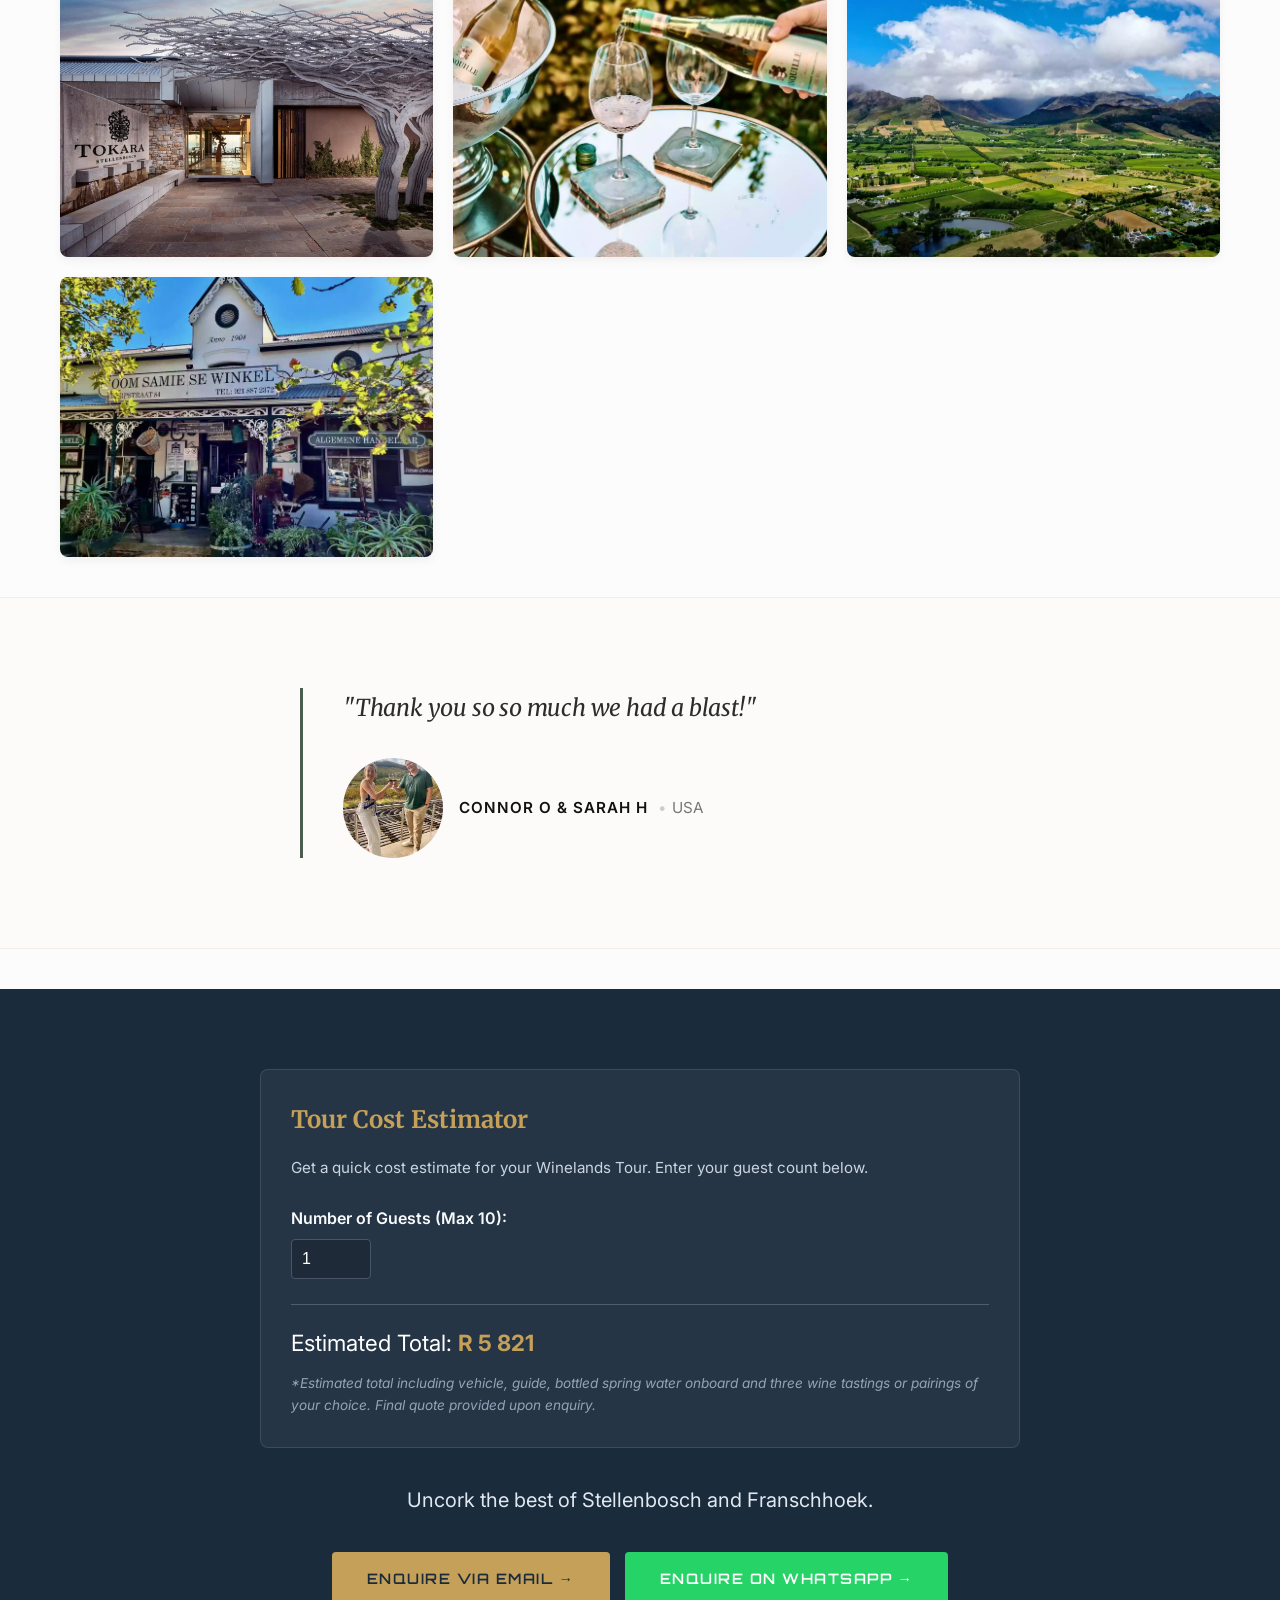
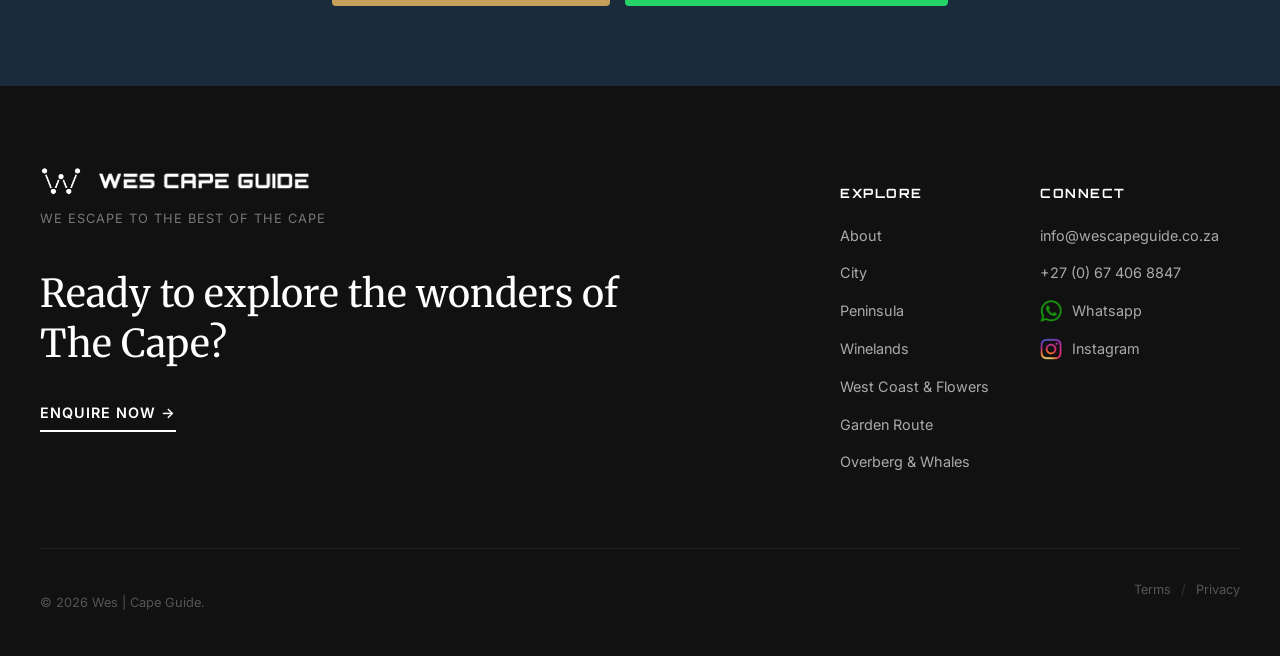
<file: tours/winelands.html>
<!DOCTYPE html>
<html lang="en">
<head>
<!-- Google Tag Manager -->
<script>(function(w,d,s,l,i){w[l]=w[l]||[];w[l].push({'gtm.start':
new Date().getTime(),event:'gtm.js'});var f=d.getElementsByTagName(s)[0],
j=d.createElement(s),dl=l!='dataLayer'?'&l='+l:'';j.async=true;j.src=
'https://www.googletagmanager.com/gtm.js?id='+i+dl;f.parentNode.insertBefore(j,f);
})(window,document,'script','dataLayer','GTM-W47S6TVF');</script>
<!-- End Google Tag Manager -->
    <meta charset="UTF-8">
    <meta name="viewport" content="width=device-width, initial-scale=1.0">
    
    <!-- Primary SEO Metadata -->
    <title>Private Cape Winelands Tour | Stellenbosch & Franschhoek | Wes | Cape Guide</title>
    <meta name="description" content="Savour a private, custom tour through South Africa's premier wine valleys. Explore the historic, oak-lined avenues of Stellenbosch, panoramic mountain passes, and iconic Franschhoek estates.">
    <meta name="robots" content="index, follow">
    <link rel="canonical" href="https://wescapeguide.co.za/tours/winelands.html">

    <!-- Open Graph / Facebook / WhatsApp (Social Media Cards) -->
    <meta property="og:type" content="article">
    <meta property="og:url" content="https://wescapeguide.co.za/tours/winelands.html">
    <meta property="og:title" content="Private Cape Winelands Tour: Vines, Valleys & Vistas">
    <meta property="og:description" content="Journey across breathtaking mountain amphitheaters and into the epicurean heart of the Cape. Premium wine pairings and historic estates curated just for you.">
    <meta property="og:image" content="https://wescapeguide.co.za/images/delaire-graff-wine-estate.webp">
    <meta property="og:site_name" content="Wes | Cape Guide">

    <!-- Twitter / X -->
    <meta name="twitter:card" content="summary_large_image">
    <meta name="twitter:url" content="https://wescapeguide.co.za/tours/winelands.html">
    <meta name="twitter:title" content="Private Cape Winelands & Stellenbosch Tour | Wes">
    <meta name="twitter:description" content="A visual and sensory masterclass pairing iconic mountain vistas with historic boutique gems.">
    <meta name="twitter:image" content="https://wescapeguide.co.za/images/delaire-graff-wine-estate.webp">

    <!-- Favicon & Branding Icons -->
    <link rel="icon" href="../images/logo-transparent.png" type="image/png">

    <!-- Performance: Fonts Preconnect -->
    <link rel="preconnect" href="https://fonts.googleapis.com">
    <link rel="preconnect" href="https://fonts.gstatic.com" crossorigin>
    <link href="https://fonts.googleapis.com/css2?family=Orbitron:wght@500;700&family=Merriweather:ital,wght@0,400;0,700;1,400&family=Inter:wght@400;500;600&display=swap" rel="stylesheet">
    
    <!-- Stylesheet -->
    <link rel="stylesheet" href="../style.css">
</head>
<body>
<!-- Google Tag Manager (noscript) -->
<noscript><iframe src="https://www.googletagmanager.com/ns.html?id=GTM-W47S6TVF"
height="0" width="0" style="display:none;visibility:hidden"></iframe></noscript>
<!-- End Google Tag Manager (noscript) -->

    <header>
        <a href="../index.html" class="logo">
            <img src="../images/logo-transparent.png" alt="Wes * Cape Guide Logo" class="logo-icon">
            <img src="../images/wes-cape-guide-logo.png" alt="Wes | Cape Guide Logo" class="logo-img">
        </a>
        
        <!-- Mobile Menu Toggle Button -->
        <button class="nav-toggle" aria-label="Toggle Navigation" aria-expanded="false">
            <span class="hamburger"></span>
        </button>
        
        <nav class="nav-menu">
            <ul class="nav-links">
                <li><a href="../about.html">About</a></li>
                <li class="dropdown">
                    <a href="../tours.html" class="dropdown-toggle">Tours <span class="arrow">&#9662;</span></a>
                    <ul class="dropdown-menu">
                        <li><a href="../tours.html">All Tours</a></li>
                        <li><a href="city.html">City</a></li>
                        <li><a href="peninsula.html">Peninsula</a></li>
                        <li><a href="winelands.html" class="current">Winelands</a></li>
                        <li><a href="west-coast-flowers.html">West Coast & Flowers</a></li>
                        <li><a href="garden-route-three-day.html">Garden Route</a></li>
                        <li><a href="overberg-whales.html">Overberg & Whales</a></li>
                    </ul>
                </li>
                <li><a href="../contact.html">Contact</a></li>
            </ul>
        </nav>
    </header>

    <section class="hero-parallax-wrapper">
        <div class="hero-parallax-bg winelands-hero-bg"></div>
        <div class="hero winelands-hero">
            <div class="hero-content">
                <span class="hero-eyebrow">Winelands &middot; Full-day private tour</span>
            <h1 id="winelands-hero-heading">Vines, Valleys &amp; Vistas</h1>
            <p class="hero-lead">Journey down historic oak-shaded avenues, across panoramic mountain crests, and into the epicurean heart of the Cape Winelands.</p>
            </div>
        </div>
    </section>

    <main class="container">

        <section class="text-content-block">
            <span class="eyebrow">Viticultural Masters</span>
            <h2 class="section-title">The Discerning Terroir Masterclass</h2>
            <p class="lead-paragraph">This signature excursion offers an expertly paced exploration of South Africa's two premier wine valleys, designed specifically to showcase their distinct terroirs and dramatic landscapes.</p>
            <p class="lead-paragraph paragraph-flush-bottom">Moving seamlessly from the historic oak-lined avenues of Stellenbosch to the striking, high-altitude vineyards of the Helshoogte Pass and the dramatic mountain amphitheater of Franschhoek, the day offers a visual and sensory masterclass. We'll taste a brilliant selection of wines, pairing iconic regional estates with magnificent mountain vistas.</p>
        </section>
        
        <hr class="section-divider">
        
        <section class="highlights-section">
            <div class="container container-flush">
                <h2 class="section-title">Highlights</h2>
                <div class="highlights-grid">
                    
                    <div class="highlights-item-card">
                        <img src="../images/moeder-kerk-2-stellenbosch.webp" alt="Historic Cape Dutch street in Stellenbosch lined with oak trees" class="highlights-card-image">
                        <div class="highlight-card-info">
                            <h3>Stellenbosch</h3>
                            <p>Delve into South Africa’s second-oldest town and premier wine region. Begin with a morning stroll past historic, white-walled Cape Dutch architecture and under the shade of century-old oaks, before exploring the surrounding valley where rich soils and maritime breezes produce some of the country’s most celebrated, classic vintages.</p>
                        </div>
                    </div>

                    <div class="highlights-item-card">
                        <!-- Standardized class handler applied for card height alignment uniformity -->
                        <img src="../images/helshoogte-pass.webp" alt="Panoramic scenic lookout view over Helshoogte Pass" class="highlights-card-image">
                        <div class="highlight-card-info">
                            <h3>Helshoogte Pass</h3>
                            <p>Ascend the spectacular mountain saddle that bridges the two historic valleys. This dramatic, winding pass offers some of the most breathtaking panoramic vistas in the Cape, serving as a gateway to high-altitude vineyards where steep slopes and cool maritime breezes produce exceptionally crisp, elegant varietals.</p>
                        </div>
                    </div>

                    <div class="highlights-item-card">
                        <img src="../images/huguenot-monument-franschhoek.webp" alt="Vineyards backed by the dramatic mountain peaks of Franschhoek" class="highlights-card-image">
                        <div class="highlight-card-info">
                            <h3>Franschhoek</h3>
                            <p>Descend into a dramatic valley steeped in French Huguenot charm. Experience a region world-renowned as a culinary capital, where a vibrant, boutique high street filled with art galleries and artisanal shops gives way to historic, high-altitude vineyards framed by towering mountain peaks.</p>
                        </div>
                    </div>

                </div>
            </div>
        </section>

        <section class="tour-info-section">
            <div class="container container-flush">
                <h2 class="section-title">Details</h2>
                <div class="tour-info-accordion">
                    
                    <details class="tour-info-item" open>
                        <summary>
                            <span class="tour-info-label">Sample Itinerary</span>
                            <span class="tour-info-icon" aria-hidden="true"></span>
                        </summary>
                        <div class="tour-info-panel">
                            <div class="timeline">
                                <div class="timeline-item">
                                    <div class="timeline-marker"></div>
                                    <div class="timeline-time">08:00</div>
                                    <h4 class="timeline-title">Departure</h4>
                                    <p class="timeline-desc">Pickup directly from your doorstep anywhere around Cape Town.</p>
                                </div>
                                <div class="timeline-item">
                                    <div class="timeline-marker"></div>
                                    <div class="timeline-time">Morning</div>
                                    <h4 class="timeline-title">The Birthplace of Cap Classique &amp; Heritage Stroll</h4>
                                    <p class="timeline-desc"><strong>The Pioneer Spirit:</strong> We begin our morning at Simonsig Family Vineyards, a foundational pillar of South African wine heritage. Renowned for its legacy of innovation, you will sample their celebrated Kaapse Vonkel &ndash; the country's original bottle-fermented sparkling wine &ndash; alongside an array of exceptional, heritage-crafted still varietals.</p>
                                    <br>
                                    <p class="timeline-desc paragraph-spacing-top"><strong>Stellenbosch Cultural Walk:</strong> Next, a short drive brings us into the historic heart of Stellenbosch. Enjoy a relaxed walk on foot along its oak-shaded avenues, taking in the beautifully preserved Cape Dutch, Georgian, and Victorian architecture while soaking up the vibrant, old-world atmosphere of this historic university town.</p>
                                </div>
                                <div class="timeline-item">
                                    <div class="timeline-marker"></div>
                                    <div class="timeline-time">Midday</div>
                                    <h4 class="timeline-title">High-Altitude Terroir &amp; Lunch with a View</h4>
                                    <p class="timeline-desc"><strong>The Helshoogte Traverse:</strong> We wind our way up the spectacular Helshoogte Pass, a scenic mountain saddle offering sweeping, panoramic views of the vineyard slopes below.</p>
                                    <br>
                                    <p class="timeline-desc paragraph-spacing-top"><strong>Contemporary Excellence:</strong> Arrive at your choice of either Tokara Wine Estate or Delaire Graff Estate, two masterpieces of modern design seamlessly integrated into the crest of the pass. Taste signature Cabernet Sauvignon, Sauvignon Blanc, or premium Bordeaux-style blends crafted from high-altitude vineyards, while taking a moment to explore striking contemporary art collections, manicured botanical gardens, and dramatic panoramic vistas.</p>
                                    <br>
                                    <p class="timeline-desc paragraph-spacing-top"><strong>A Relaxed Gourmet Lunch:</strong> Enjoy a vibrant, seasonal lunch at Tokara Delicatessen. Tucked away amidst olive groves, the deli features a fresh menu celebrating local ingredients, paired with expansive views across the valley floor.</p>
                                </div>
                                <div class="timeline-item">
                                    <div class="timeline-marker"></div>
                                    <div class="timeline-time">Afternoon</div>
                                    <h4 class="timeline-title">The French Corner &amp; Elevated Elegance</h4>
                                    <br><p class="timeline-desc"><strong>Franschhoek Village Exploration:</strong> We descend into the dramatic Franschhoek Valley, a region steeped in French Huguenot charm. Enjoy an afternoon walk down the boutique high street, wandering past independent art galleries, historic monuments, and artisanal shops with a distinctly European flair.</p>
                                    <br>
                                    <p class="timeline-desc paragraph-spacing-top"><strong>Franschhoek Mountainside Tasting:</strong> Conclude your viticultural journey on the historic, elevated slopes of Mont Rochelle. Nestled against the mountainside, this estate epitomises the elegance of the Franschhoek basin. Savor a premium tasting of robust reds and crisp whites while soaking in commanding, dramatic views over the entire valley.</p>
                                </div>
                                <div class="timeline-item">
                                    <div class="timeline-marker"></div>
                                    <div class="timeline-time">18:00 &middot; Drop-off</div>
                                    <h4 class="timeline-title">Return journey</h4>
                                    <p class="timeline-desc">Return transfer directly to your accommodation - drop off around 18:00.</p>
                                </div>
                            </div>
                        </div>
                    </details>

                    <details class="tour-info-item">
                        <summary>
                            <span class="tour-info-label">What's Included</span>
                            <span class="tour-info-icon" aria-hidden="true"></span>
                        </summary>
                        <div class="tour-info-panel">
                            <div class="logistics-split-grid">
                                
                                <div class="logistics-card">
                                    <h4>Included</h4>
                                    <ul class="logistics-list included-list">
                                        <li>Registered Tourist Guide (that's me)</li>
                                        <li>Private door-to-door transportation in a modern, air-conditioned vehicle</li>
                                        <li>Wine tasting fees at individual estates</li>
                                        <li>Stellenbosch and Franschhoek historic village walking orientation</li>
                                        <li>Chilled, bottled spring water onboard</li>
                                    </ul>
                                </div>
                                
                                <div class="logistics-card">
                                    <h4>For Your Account</h4>
                                    <ul class="logistics-list excluded-list">
                                        <li>Lunch</li>
                                        <li>Additional refreshments</li>
                                    </ul>
                                </div>

                            </div>
                        </div>
                    </details>

                    <details class="tour-info-item">
                        <summary>
                            <span class="tour-info-label">What to Bring</span>
                            <span class="tour-info-icon" aria-hidden="true"></span>
                        </summary>
                        <div class="tour-info-panel">
                            <ul class="standard-panel-list">
                                <li>Comfortable walking shoes suitable for paved avenues and vineyard pathways</li>
                                <li>A light jacket or wrap (valley microclimates vary, and cool winds often descend from mountain peaks late in the afternoon)</li>
                                <li>Sunblock, sunglasses and hat</li>
                                <li>Camera</li>
                            </ul>
                        </div>
                    </details>

                    <details class="tour-info-item">
                        <summary>
                            <span class="tour-info-label">Practical Information</span>
                            <span class="tour-info-icon" aria-hidden="true"></span>
                        </summary>
                        <div class="tour-info-panel">
                            <ul class="standard-panel-list">
                                <li><strong>Duration:</strong> Approximately 9 to 10 hours</li>
                                <li><strong>Activity Intensity:</strong> Easy (walk as much or as little as you like)</li>
                                <li><strong>Pickup Time:</strong> 08:00 anywhere around Cape Town</li>
                                <li><strong>Estate Selection:</strong> Estate destinations are fully customisable based on individual preferences and can be tailored to focus on specific varietals or desired properties when booking. Larger group itineraries are finalised ahead of time to secure necessary estate reservations, while smaller groups may enjoy more flexibility along the route.</li>
                            </ul>
                        </div>
                    </details>
                    
                </div>
            </div>
        </section>

        <section class="gallery-space section-space-bottom">
            <h2 class="section-title">Scenes from the Valleys</h2>
            
            <div class="mosaic-grid">
                <figure class="mosaic-item row-span-2">
                    <img src="../images/simonsig.webp" alt="The manicured gardens and tasting rooms of Simonsig">
                    <figcaption>Simonsig Family Vineyards</figcaption>
                </figure>
                
                <figure class="mosaic-item span-2 row-span-2">
                    <img src="../images/delaire-graff-vineyards.webp" alt="Vineyard of cabernet franc grapes at Delaire Graff Wine Estate">
                    <figcaption>Vineyards at Delaire Graff Estate</figcaption>
                </figure>
                
                <figure class="mosaic-item">
                    <img src="../images/tokara-wine-estate.webp" alt="Modern tasting room architecture at Tokara Wine Estate">
                    <figcaption>Tokara Wine Estate</figcaption>
                </figure>
                
                <figure class="mosaic-item">
                    <img src="../images/haute-cabriere-wine-tasting.webp" alt="Wine tasting experience at Haute Cabriere inside a mountain cellar">
                    <figcaption>Wine Tasting at Haute Cabriere</figcaption>
                </figure>
                
                <figure class="mosaic-item">
                    <img src="../images/vineyards-franschhoek.webp" alt="Expansive green vineyard valleys of Franschhoek">
                    <figcaption>Winelands of Franschhoek</figcaption>
                </figure>
                
                <figure class="mosaic-item">
                    <img src="../images/oom-samie-winkel.webp" alt="Historic Oom Samie se Winkel storefront in Stellenbosch">
                    <figcaption>Oom Samie se Winkel, Stellenbosch</figcaption>
                </figure>
            </div>
        </section>

    </main>

    <section class="testimonial-section-v2">
        <div class="testimonial-container-v2">
            <blockquote class="testimonial-text-v2">
                "Thank you so so much we had a blast!"
            </blockquote>
            
            <div class="testimonial-profile-v2">
                <img src="../images/reviewer-connor-sarah-winelands.webp" alt="Connor O &amp; Sarah H" class="testimonial-avatar">
                <div class="testimonial-author-v2">
                    <strong class="author-name-v2">Connor O &amp; Sarah H</strong>
                    <span class="author-location-v2">USA</span>
                </div>
            </div>
        </div>
    </section>

    <!-- NEW MERGED CTA & ESTIMATOR SECTION (WINELANDS TOUR) -->
<section class="peninsula-enquire">
    <div class="container container-enquire">
        
        <!-- Cost Estimator Block -->
        <div class="estimator-wrapper">
            <h3 class="estimator-title">Tour Cost Estimator</h3>
            <p class="estimator-subtitle">Get a quick cost estimate for your Winelands Tour. Enter your guest count below.</p>
            
            <div class="estimator-controls">
                <div class="input-group">
                    <label for="guestCount">Number of Guests (Max 10):</label>
                    <!-- IMPORTANT: data-tour is set to "winelands" -->
                    <input type="number" id="guestCount" data-tour="winelands" min="1" max="10" value="1">
                </div>
            </div>

            <div class="estimator-total-box">
                <h3>
                    Estimated Total: <span class="highlight-gold"><span id="totalPrice">R 5 365</span></span> <span id="costPerPerson" style="font-size: 0.75em; font-weight: normal; opacity: 0.9;">(R 5 365.00 per person)</span>
                </h3>
                <!-- Winelands Tour inclusions listed in the disclaimer -->
                <p class="disclaimer">*Estimated total including vehicle, guide, bottled spring water onboard and three wine tastings or pairings of your choice. Final quote provided upon enquiry.</p>
            </div>
        </div>
        <p class="peninsula-enquire-text">Uncork the best of Stellenbosch and Franschhoek.</p>
        
        <!-- Dynamic Email & WhatsApp Buttons -->
        <div class="estimator-buttons" style="display: flex; width: 100%; justify-content: center; align-items: center; gap: 15px; flex-wrap: wrap; margin-top: 20px;">
            
            <!-- Email Button -->
            <a href="#" id="enquireEmailButton" class="btn-enquire">
                Enquire via Email &rarr;
            </a>
            
            <!-- WhatsApp Button -->
            <a href="#" id="enquireWhatsappButton" class="btn-enquire" target="_blank" rel="noopener noreferrer" style="background-color: #25D366; border-color: #25D366; color: #ffffff;">
                Enquire on WhatsApp &rarr;
            </a>
            
        </div>
        
    </div>
</section>

    <footer class="editorial-footer">
        <div class="footer-top-row">
            <div class="footer-hero-block">
                <a href="../index.html" class="logo">
                    <img src="../images/logo-transparent.png" alt="Wes * Cape Guide Logo" class="logo-icon">
                    <img src="../images/wes-cape-guide-logo.png" alt="Wes | Cape Guide Logo" class="logo-img">
                </a>
                <p class="editorial-snippet">We escape to the best of The Cape</p>
                <h2 class="footer-big-prompt">Ready to explore the wonders of <span class="no-wrap">The Cape?</span></h2>
                <a href="../contact.html" class="editorial-btn">Enquire Now &rarr;</a>
            </div>
            <div class="footer-links-block">
                <div class="links-sub-col">
                    <h4>Explore</h4>
                    <a href="../about.html">About</a>
                    <a href="city.html">City</a>
                    <a href="peninsula.html">Peninsula</a>
                    <a href="winelands.html">Winelands</a>
                    <a href="west-coast-flowers.html">West Coast & Flowers</a>
                    <a href="garden-route-three-day.html">Garden Route</a><a href="overberg-whales.html">Overberg & Whales</a>
                </div>
                <div class="links-sub-col">
                    <h4>Connect</h4>
                    <a href="mailto:info@wescapeguide.co.za">info@wescapeguide.co.za</a>
                    <a href="tel:+27674068847">+27 (0) 67 406 8847</a>
                    <a href="https://wa.me/27674068847?text=Hi Wes!%20I'd%20like%20to%20enquire%20about%20a%20tour..." target="_blank" style="display: inline-flex; align-items: center; gap: 10px; white-space: nowrap;">
                        <img src="../images/whatsapp-logo.png" alt="WhatsApp" style="width: 22px; height: 22px; display: block;">
                        <span>Whatsapp</span>
                    </a>
                    <a href="https://www.instagram.com/wescapeguide" target="_blank" style="display: inline-flex; align-items: center; gap: 10px; white-space: nowrap;">
                        <img src="../images/instagram-logo.png" alt="Instagram" style="width: 22px; height: 22px; display: block;">
                        <span>Instagram</span>
                    </a>
                </div>
            </div>
        </div>
        <div class="editorial-bottom">
            <p>&copy; 2026 Wes | Cape Guide.</p>
            <div class="editorial-legal">
                <a href="../terms.html">Terms</a>
                <span class="sep">/</span>
                <a href="../privacy.html">Privacy</a>
            </div>
        </div>
    </footer>
    <script>
    document.addEventListener('DOMContentLoaded', () => {
        const toggleBtn = document.querySelector('.nav-toggle');
        const navMenu = document.querySelector('.nav-menu');
        const dropdown = document.querySelector('.dropdown');
        const dropdownToggle = document.querySelector('.dropdown-toggle');

        // Toggle Main Mobile Drawer Panel
        toggleBtn.addEventListener('click', () => {
            const isOpen = toggleBtn.getAttribute('aria-expanded') === 'true';
            toggleBtn.setAttribute('aria-expanded', !isOpen);
            navMenu.classList.toggle('is-active');
            
            // Prevent body context from scrolling while full screen navigation view is processing
            document.body.style.overflow = isOpen ? '' : 'hidden';
        });

        // Toggle Nested Tours Dropdown Accordion Content on touch-screens
        dropdownToggle.addEventListener('click', (e) => {
            if (window.innerWidth <= 768) {
                e.preventDefault(); // Prevents instant navigational route skipping
                dropdown.classList.toggle('is-open');
            }
        });
    });
</script>
<script src="../js/estimator.js"></script>
</body>
</html>
</file>
<file: style.css>
/* ==========================================================================
   WES | CAPE GUIDE - CENTRAL DESIGN SYSTEM MASTER SHEET (2026 AUDIT)
   ========================================================================== */

/* --- Global Variables & Reset --- */
:root {
    --primary-green: #4a5d4e;
    --accent-gold: #c5a059;
    --dark-blue: #1a2b3c;
    --white: #ffffff;
    
    /* Premium Contrast: Rich charcoal to increase screen elegance */
    --text-main: #2d3142; 
    --text-muted: #64748b;
    --light-gray: #fcfcfc;
    --border-gray: #e2e8f0;
    --shadow: 0 4px 24px rgba(0, 0, 0, 0.08);
    --peninsula-wide-max: 1440px;
    --peninsula-wide-gutter: clamp(16px, 3vw, 48px);

    /* Typography Strategy Tokens */
    --font-branding: 'Orbitron', sans-serif;
    --font-heading: 'Merriweather', serif;
    --font-body: 'Inter', sans-serif;
}

* { box-sizing: border-box; }

body {
    font-family: var(--font-body);
    margin: 0;
    line-height: 1.65;
    color: var(--text-main);
    background-color: var(--light-gray);
    -webkit-font-smoothing: antialiased;
}

/* --- Shared Layout Helpers --- */
.container {
    max-width: 1200px;
    margin: 0 auto;
    padding: 0 20px;
}

.container-flush {
    padding: 0;
}

.text-center {
    text-align: center;
}

.section-divider {
    border: 0; 
    border-top: 1px solid var(--border-gray); 
    margin: 80px 0;
}

.section-title {
    font-family: var(--font-heading);
    font-weight: 700;
    text-align: center; 
    font-size: clamp(2rem, 4vw, 2.5rem);
    margin-top: 0;
    margin-bottom: 40px;
    color: var(--text-main);
}

.section-space-bottom {
    margin-bottom: 40px;
}

/* --- Global Brand Typography Utilities --- */
.eyebrow {
    font-family: var(--font-branding);
    font-size: 1.00rem;
    font-weight: 700;
    text-transform: uppercase;
    letter-spacing: 3px;
    color: var(--accent-gold);
    display: block;
    margin-bottom: 12px;
    text-align: center;
}

.text-content-block {
    max-width: 800px; 
    margin: 80px auto 20px auto; 
    text-align: center;
}

.text-green-title {
    font-family: var(--font-heading);
    color: var(--primary-green); 
    font-size: 2.5rem; 
    margin-bottom: 24px;
}

.lead-paragraph {
    font-family: var(--font-body);
    font-size: 1.15rem; 
    line-height: 1.8; 
    color: #334155; 
    margin-bottom: 20px;
}

.paragraph-flush-bottom { margin-bottom: 0; }
.paragraph-spacing-top { margin-top: 8px; }
.accent-gold-text { color: #f3c653 !important; }

/* --- Shared Navigation --- */
header {
    position: absolute;
    top: 0;
    left: 0;
    width: 100%;
    z-index: 1000;
    padding: 2.5rem 5%;
    display: flex;
    justify-content: space-between;
    align-items: center;
}

.logo {
    display: flex;
    align-items: center;
    gap: 14px; 
    text-decoration: none;
}

.logo-img, .logo-icon {
    height: 20px; 
    width: auto;   
    display: block;
    flex-shrink: 0;
    filter: brightness(0) invert(1);
    transition: transform 0.3s ease;
}

.logo-icon { height: 30px; }
.logo:hover .logo-img { transform: scale(1.05); }
.logo:hover .logo-icon { transform: scale(1.1); }

/* Navigation Drawer Base Wrapper */
.nav-menu {
    display: flex;
    align-items: center;
}

/* Premium Mobile Menu Toggle Trigger */
.nav-toggle {
    display: none;
    background: none;
    border: none;
    cursor: pointer;
    padding: 10px;
    z-index: 2000;
}

.nav-toggle .hamburger {
    display: block;
    width: 24px;
    height: 2px;
    background: var(--white);
    position: relative;
    transition: background 0.3s ease;
}

.nav-toggle .hamburger::before,
.nav-toggle .hamburger::after {
    content: '';
    position: absolute;
    width: 24px;
    height: 2px;
    background: var(--white);
    left: 0;
    transition: transform 0.3s ease;
}

.nav-toggle .hamburger::before { top: -8px; }
.nav-toggle .hamburger::after { bottom: -8px; }

.nav-links {
    list-style: none;
    display: flex;
    gap: 2rem;
    margin: 0;
    padding: 0;
}

.nav-links a {
    font-family: var(--font-body);
    text-decoration: none;
    color: rgba(255,255,255,0.9);
    font-weight: 500;
    font-size: 0.95rem;
    letter-spacing: 1.5px;
    text-transform: uppercase;
    transition: color 0.3s;
}

.nav-links a:hover, .nav-links a.current {
    color: var(--white); 
    text-decoration: underline;
    text-underline-offset: 6px;
}

/* Dropdown Layout Architecture */
.dropdown {
    position: relative;
}

.dropdown-toggle .arrow {
    font-size: 0.65rem;
    margin-left: 4px;
    display: inline-block;
    transition: transform 0.3s ease;
}

.dropdown:hover .dropdown-toggle .arrow {
    transform: rotate(180deg);
}

/* Isolated Dropdown Glass Box - Re-engineered for Alignment & Unity */
.dropdown-menu {
    position: absolute;
    top: 100%;
    
    /* Perfect Alignment: snaps container left, offsets exactly by the link item padding */
    left: -22px; 
    transform: translateY(4px); /* Tighter anchor gap to look unified */
    
    /* Integrated Visual Material */
    background-color: rgba(0, 0, 0, 0.55); /* Balanced color matching the nav box density */
    border: 1px solid rgba(255, 255, 255, 0.12);
    border-radius: 8px;
    backdrop-filter: blur(8px);
    -webkit-backdrop-filter: blur(8px);
    
    list-style: none;
    padding: 10px 0;
    margin: 0;
    min-width: 210px; /* Slightly wider to guarantee no text wrapping on multi-day tour names */
    box-shadow: 0 12px 35px rgba(0, 0, 0, 0.4);
    
    opacity: 0;
    visibility: hidden;
    transition: opacity 0.25s ease, transform 0.25s ease, visibility 0.25s ease;
    z-index: 1010;
}

/* Reveal Dropdown cleanly on Hover with an integrated upward flow */
.dropdown:hover .dropdown-menu {
    opacity: 1;
    visibility: visible;
    transform: translateY(10px); /* Slides smoothly into position just below the nav box */
}

.dropdown-menu li {
    width: 100%;
}

.dropdown-menu a {
    display: block;
    padding: 10px 22px; /* This 22px padding is what lines up with the left: -22px above */
    color: rgba(255, 255, 255, 0.85) !important;
    font-size: 0.8rem !important;
    letter-spacing: 1px;
    text-transform: uppercase;
    text-align: left;
    text-decoration: none !important;
    transition: color 0.2s, background-color 0.2s;
}

/* Dropdown Items Hover Shimmer */
.dropdown-menu a:hover {
    color: var(--accent-gold) !important; /* Changes the text to your brand gold on hover */
    background-color: rgba(255, 255, 255, 0.08); /* Keeps the subtle glass block glow */
}

.dropdown-menu a.current {
    color: var(--accent-gold) !important;
    font-weight: 600;
}

/* --- Unified Premium Hero Engine (Decoupled Parallax Mechanics) --- */
.hero-parallax-wrapper {
    position: relative;
    height: 100vh;
    min-height: 600px;
    overflow: hidden;
}

.hero-parallax-bg {
    position: absolute;
    top: 0;
    left: 0;
    width: 100%;
    height: 100%;
    background-size: cover;
    background-attachment: fixed;
    z-index: 1;
}

.hero {
    position: relative;
    height: 100%;
    display: flex;
    color: var(--white);
    padding: 0 20px;
    z-index: 2;
    
    /* Global Core Default: Center Alignment for Structural Base Pages */
    align-items: center;      
    justify-content: center;    
    text-align: center;
}

.hero-content {
    padding: 0 8px;
    transform: translateY(clamp(-250px, -27vh, -120px));
}

.hero-home .hero-content {
    transform: translateY(clamp(-250px, -23vh, -120px));
}

.hero h1 {
    font-family: var(--font-heading);
    font-weight: 700;
    font-size: clamp(2rem, 4vw, 3.2rem);
    margin-bottom: 15px;
    text-shadow: 2px 2px 4px rgba(0,0,0,0.4); 
    margin-top: -5px;
    line-height: 1.2;
}

.hero p {
    font-family: var(--font-body);
    font-size: 1.2rem;
    max-width: 700px;
    margin: 0 auto;
    text-shadow: 1px 1px 2px rgba(0,0,0,0.4); 
    font-weight: 400;
}

.hero-eyebrow {
    font-family: var(--font-branding);
    text-transform: uppercase;
    letter-spacing: 4px;
    font-size: 1.1rem;
    font-weight: 700;
    color: var(--accent-gold);
    display: block;
    margin: 0 0 1rem;
    text-shadow: 1px 1px 2px rgba(0,0,0,0.4);
}

.hero-lead {
    font-size: 1.15rem;
    max-width: 620px;
}

/* --- Premium Tour Hero Structural Modifiers (Left Asymmetric Snapping) --- */
.city-hero, .peninsula-hero, .winelands-hero, .hero-west-coast, .hero-garden-route, .overberg-hero {
    justify-content: flex-start !important; 
    align-items: flex-end !important;         
    text-align: left !important;            
    padding-left: clamp(20px, 8vw, 10%) !important; 
    padding-bottom: 12vh !important;        
    padding-top: 0 !important;
}

/* Forces identical glass panels across all tour landing locations */
.city-hero .hero-content, 
.peninsula-hero .hero-content, 
.winelands-hero .hero-content, 
.hero-west-coast .hero-content, 
.hero-garden-route .hero-content,
.overberg-hero .hero-content {
    max-width: 580px !important;            
    padding: 35px !important;
    background-color: rgba(0, 0, 0, 0.35) !important; 
    border-radius: 8px !important;
    backdrop-filter: blur(4px) !important;   
    -webkit-backdrop-filter: blur(4px) !important; 
    transform: none !important;            
    margin: 0 !important;
}

.city-hero .hero-content p, 
.peninsula-hero .hero-content p, 
.winelands-hero .hero-content p, 
.hero-west-coast .hero-content p, 
.hero-garden-route .hero-content p,
.overberg-hero .hero-content p {
    margin: 0 !important; 
}

/* --- Hero Image Asset Vectors (Assigned cleanly to canvas layers) --- */
.hero-home-bg { background-image: linear-gradient(rgba(0,0,0,0.5) 0%, rgba(0,0,0,0) 30%), url('images/table-mountain-hero.webp'); background-position: 50% 13%; }
.hero-about-bg { background-image: linear-gradient(rgba(0,0,0,0.5) 0%, rgba(0,0,0,0) 20%), url('images/table-mountain-national-park.webp'); background-position: center 90%; }
.hero-tours-bg { background-image: linear-gradient(rgba(0,0,0,0.5) 0%, rgba(0,0,0,0) 20%), url('images/postberg-flowers.webp'); background-position: center 10%; }
.hero-contact-bg { background-image: linear-gradient(rgba(0,0,0,0.5) 0%, rgba(0,0,0,0) 20%), url('images/chapmans-peak-drive.webp'); background-position: 50% 53%; }
.city-hero-bg { background-image: linear-gradient(rgba(0,0,0,0.7) 0%, rgba(0,0,0,0) 20%), url('images/cape-town-city.webp'); background-position: center 35%; }
.peninsula-hero-bg { background-image: linear-gradient(rgba(0,0,0,0.8) 0%, rgba(0,0,0,0) 20%), url('images/cape-point-walk.webp'); background-position: center 65%; }
.winelands-hero-bg { background-image: linear-gradient(rgba(0,0,0,0.5) 0%, rgba(0,0,0,0) 30%), url('images/delaire-graff-wine-estate.webp'); background-position: center 65%; background-color: #2c3a2e; }
.hero-west-coast-bg { background-image: linear-gradient(rgba(0,0,0,0.5) 0%, rgba(0,0,0,0) 30%), url('images/postberg-nature-reserve-flowers-and-rock-fromations.webp'); background-position: center 70%; }
.hero-garden-route-bg { background-image: linear-gradient(rgba(0,0,0,0.5) 0%, rgba(0,0,0,0) 20%), url('images/ebb-and-flow-restcamp-hike.webp'); background-position: center 50%; }
.overberg-hero-bg { background-image: linear-gradient(rgba(0,0,0,0.8) 0%, rgba(0,0,0,0) 20%), url('images/r44-and-beach.webp'); background-position: center 65%; }

/* --- Profile Split Layouts (Home & About Ecosystem) --- */
.profile-split-block {
    display: grid; 
    grid-template-columns: 1fr;
    gap: 2rem; 
    align-items: center; 
    margin-bottom: 100px; 
    background: var(--white);
    border-radius: 12px;
    box-shadow: var(--shadow);
    overflow: hidden;
}

@media (min-width: 768px) {
    .profile-split-block { grid-template-columns: 1.2fr 0.8fr; gap: 0; }
    .profile-split-block.about-profile-card { grid-template-columns: 1fr 580px; }
    .profile-split-block.home-profile-card { height: auto; align-items: stretch; grid-template-columns: 2fr 1fr; }
}

.profile-split-text { padding: 40px; }
.profile-split-title { font-family: var(--font-heading); color: var(--primary-green); font-size: 2.2rem; margin-top: 0; margin-bottom: 20px; }
.profile-split-media { width: 100%; height: 100%; display: flex; }
.profile-split-image { width: 100%; height: 100%; object-fit: cover; border: none; display: block; }
.profile-split-image.home-profile-crop { object-position: 50% 22%; }
.pos-crop-waterline { object-position: center 88% !important; }

/* --- Central Highlights System (Multi-Tour & Values Grids) --- */
.highlights-section { padding-top: 0; margin-bottom: 80px; }

.highlights-grid, .values-card-grid {
    display: grid;
    grid-template-columns: repeat(auto-fit, minmax(280px, 1fr));
    gap: 40px;
    width: 100%;
    align-items: stretch; /* Enforces equal container vertical limits natively */
}

.highlights-item-card, .values-card-item {
    background: var(--white);
    border: 1px solid #eee;
    border-radius: 12px;
    overflow: hidden;
    box-shadow: 0 4px 15px rgba(0,0,0,0.05);
    display: flex;
    flex-direction: column;
    height: 100%;
    text-align: left;
}
.values-card-item { padding: 40px; }
.values-card-item h4 { font-family: var(--font-heading); color: var(--primary-green); font-size: 1.5rem; margin-top: 0; margin-bottom: 15px; }

/* Global Standard Image Layout Rule */
.highlights-card-image {
    width: 100%;
    height: 250px;
    object-fit: cover;
    display: block;
}

/* Contextual Photographic Override Rule for West Coast Wildflowers Portrait Mode */
.hero-west-coast + main .highlights-card-image {
    height: auto;
    aspect-ratio: 2 / 3;
}

.highlights-card-image--lighthouse { object-position: center top; }
.image-crop-penguins { object-position: center 30%; }

.highlight-card-info {
    padding: 25px;
    display: flex;
    flex-direction: column;
    flex-grow: 1;
}

.highlight-card-info h3 {
    font-family: var(--font-heading);
    margin: 0 0 15px 0;
    color: var(--primary-green);
    font-size: 1.3rem;
}

.highlight-card-info p {
    font-size: 1rem;
    line-height: 1.6;
    color: #475569;
    margin: 0;
}

/* ==========================================================================
   MISSION & VALUES CUSTOM ABOUT COMPONENT
   ========================================================================== */
.about-mv-section { 
    padding-top: 0; 
    margin-bottom: 80px; 
}

.about-mv-grid {
    display: grid;
    grid-template-columns: repeat(auto-fit, minmax(280px, 1fr));
    gap: 40px;
    width: 100%;
    align-items: stretch;
}

.about-mv-item-card {
    background: var(--white);
    border: 1px solid #eee;
    border-radius: 12px;
    overflow: hidden;
    box-shadow: 0 4px 15px rgba(0,0,0,0.05);
    display: flex;
    flex-direction: column;
    height: 100%;
    text-align: left;
}

/* Forces images to render natively at 100% full frame width with zero layout cropping */
.about-mv-card-image {
    width: 100%;
    height: auto;
    object-fit: contain;
    display: block;
}

@media (max-width: 600px) {
    .about-mv-grid { 
        grid-template-columns: 1fr; 
    }
}

/* --- Accordions & Itinerary Timelines --- */
.tour-info-section { max-width: 900px; margin: 0 auto 80px auto; }
.tour-info-accordion details { background: var(--white); border: 1px solid var(--border-gray); border-radius: 8px; margin-bottom: 16px; overflow: hidden; transition: box-shadow 0.3s ease; }
.tour-info-accordion details[open] { box-shadow: 0 4px 12px rgba(0, 0, 0, 0.05); }
.tour-info-accordion summary { display: flex; justify-content: space-between; align-items: center; gap: 24px; padding: 20px; font-weight: 600; font-size: 1.1rem; cursor: pointer; list-style: none; background-color: var(--white); color: var(--dark-blue); }
.tour-info-accordion summary::-webkit-details-marker { display: none; }
.tour-info-label { font-size: 1.1rem; font-weight: 600; }
.tour-info-icon::before { content: '+'; font-weight: bold; }
.tour-info-item[open] .tour-info-icon::before { content: '−'; }
.tour-info-panel { padding: 28px; border-top: 1px solid var(--border-gray); background-color: #fafbfc; }
.tour-info-panel ul.standard-panel-list { margin: 0; padding-left: 20px; }
.tour-info-panel ul.standard-panel-list li { margin-bottom: 10px; line-height: 1.6; color: #334155; }

.timeline { position: relative; padding-left: 30px; margin: 10px 0; border-left: 2px solid var(--border-gray); }
.timeline-item { position: relative; margin-bottom: 24px; }
.timeline-item:last-child { margin-bottom: 0; }
.timeline-marker { position: absolute; left: -37px; top: 4px; background: var(--accent-gold); width: 12px; height: 12px; border-radius: 50%; border: 2px solid var(--white); }
.timeline-time { font-family: var(--font-branding); font-size: 0.8rem; text-transform: uppercase; letter-spacing: 1px; color: #64748b; font-weight: 600; margin-bottom: 4px; }
.timeline-title { font-family: var(--font-heading); font-size: 1.1rem; font-weight: 600; color: var(--dark-blue); margin: 0 0 6px 0; }
.timeline-desc { font-size: 0.95rem; line-height: 1.5; color: #475569; margin: 0; }
.itinerary-disclaimer { margin-top: 0; margin-bottom: 25px; font-style: italic; color: #475569; }
.timeline-highlights { list-style: none !important; padding-left: 0 !important; margin: 12px 0 0 0 !important; }
.timeline-highlights li { font-size: 0.9rem !important; margin-bottom: 6px !important; color: #475569 !important; position: relative; padding-left: 15px; }
.timeline-highlights li::before { content: "•"; color: var(--accent-gold); position: absolute; left: 0; font-weight: bold; }

/* --- Logistics & Multi-Day Overlays --- */
.logistics-split-grid { display: grid; grid-template-columns: 1.2fr 0.8fr; gap: 24px; }
.logistics-card { background: var(--white); border: 1px solid var(--border-gray); border-radius: 6px; padding: 24px; }
.logistics-card h4 { font-family: var(--font-heading); margin-top: 0; margin-bottom: 16px; font-size: 1.1rem; font-weight: 600; color: var(--dark-blue); border-bottom: 2px solid #f1f5f9; padding-bottom: 10px; }
.logistics-list { list-style: none !important; padding-left: 0 !important; margin: 0; }
.logistics-list li { position: relative; padding-left: 24px; margin-bottom: 12px !important; font-size: 0.95rem; color: #334155; line-height: 1.5; }
.logistics-list li::before { position: absolute; left: 0; top: 1px; font-weight: bold; }
.included-list li::before { content: "✓"; color: var(--accent-gold); }
.excluded-list li::before { content: "•"; color: #94a3b8; font-size: 1.2rem; left: 4px; }

.accommodation-options-grid { display: grid; grid-template-columns: 1fr 1fr; gap: 20px; margin-top: 15px; }
.accommodation-box { background: #f8fafc; border: 1px dashed #cbd5e1; padding: 20px; border-radius: 6px; }
.accommodation-box h5 { font-family: var(--font-heading); margin: 0 0 10px 0; font-size: 1rem; color: var(--dark-blue); font-weight: 600; }
.accommodation-box p { font-size: 0.9rem; line-height: 1.5; margin: 0; color: #475569; }

/* --- Contact Components --- */
.contact-grid { margin-top: 40px; display: grid; grid-template-columns: repeat(auto-fit, minmax(320px, 1fr)); gap: 60px; align-items: stretch; }
.contact-section-title { font-family: var(--font-heading); color: var(--primary-green); margin-top: 0; margin-bottom: 25px; }
.contact-lead-text { line-height: 1.8; }
.contact-methods-wrapper { margin-top: 40px; border-top: 1px solid #eee; padding-top: 30px; }
.contact-link { color: var(--accent-gold); text-decoration: none; font-weight: bold; }
.contact-link:hover { text-decoration: underline; }
.contact-link-static { color: var(--accent-gold); font-weight: bold; }
.consultation-card { background-color: var(--white); padding: 40px; border-radius: 20px; border: 1px solid #eee; height: 100%; display: flex; flex-direction: column; }
.consultation-card h3 { font-family: var(--font-heading); color: var(--primary-green); margin-top: 0; margin-bottom: 20px; }
.consultation-lead-meta { font-size: 0.95rem; color: #666; margin-bottom: 25px; }
.consultation-guide-list { list-style: none; padding: 0; line-height: 2.2; color: #444; }
.consultation-guide-list li { position: relative; padding-left: 25px; }
.consultation-guide-list li::before { content: "➔"; color: var(--accent-gold); position: absolute; left: 0; }
.consultation-badge-footer { margin-top: 30px; font-size: 0.85rem; font-style: italic; color: #888; }

/* ==========================================================================
   UNIFIED MASTER CALL TO ACTION FRAMEWORK & COST ESTIMATOR
   ========================================================================== */
.peninsula-enquire, .winelands-enquire {
    background-color: var(--dark-blue);
    color: var(--white);
    padding: 80px 20px;
    text-align: center;
}

.container-enquire { max-width: 800px; margin: 0 auto; }
.peninsula-enquire-text, .winelands-enquire-text { font-size: 1.25rem; line-height: 1.7; margin-bottom: 35px; color: #e2e8f0; }

/* --- Cost Estimator Block --- */
.estimator-wrapper {
    background: rgba(255, 255, 255, 0.05);
    border: 1px solid rgba(255, 255, 255, 0.1);
    border-radius: 8px;
    padding: 30px;
    width: 100%;
    max-width: 800px;
    margin: 0 auto 35px auto; /* Centers the block and separates it from the golden button */
    text-align: left;
}

.estimator-title {
    font-family: var(--font-heading);
    margin-top: 0;
    color: var(--accent-gold);
    font-size: 1.5rem;
    margin-bottom: 5px;
}

.estimator-subtitle {
    font-size: 0.95rem;
    color: #cbd5e1;
    margin-bottom: 25px;
}

.estimator-controls {
    display: flex;
    flex-direction: column;
    gap: 20px;
    margin-bottom: 25px;
}

.input-group label, 
.optional-title {
    display: block;
    font-weight: 600;
    margin-bottom: 8px;
    color: #f8fafc;
}

.input-group input[type="number"] {
    padding: 10px;
    border: 1px solid #475569;
    border-radius: 4px;
    width: 80px;
    font-size: 1rem;
    background-color: rgba(0, 0, 0, 0.2);
    color: var(--white);
    outline: none;
    transition: border-color 0.3s;
}

.input-group input[type="number"]:focus {
    border-color: var(--accent-gold);
}

.checkbox-label {
    display: flex;
    align-items: center;
    gap: 10px;
    color: #e2e8f0;
    cursor: pointer;
}

.checkbox-label input[type="checkbox"] {
    width: 18px;
    height: 18px;
    accent-color: var(--accent-gold);
    cursor: pointer;
}

.estimator-total-box {
    border-top: 1px solid rgba(255, 255, 255, 0.2);
    padding-top: 20px;
    margin-top: 10px;
}

.estimator-total-box h3 {
    margin: 0;
    font-size: 1.4rem;
    font-weight: normal;
}

.highlight-gold {
    color: var(--accent-gold);
    font-weight: bold;
}

.disclaimer {
    font-size: 0.85rem;
    color: #94a3b8;
    font-style: italic;
    margin-top: 10px;
    margin-bottom: 0;
}

/* --- Buttons --- */
.btn, .btn-enquire {
    font-family: var(--font-branding);
    display: inline-block;
    text-transform: uppercase;
    letter-spacing: 1.5px;
    text-decoration: none;
    border-radius: 4px;
    transition: background-color 0.3s ease, background 0.3s ease, transform 0.2s ease;
    font-weight: 600;
}

/* Gold Global Buttons */
.btn-enquire {
    background-color: var(--accent-gold);
    color: var(--dark-blue);
    padding: 15px 35px;
    font-size: 0.9rem;
}
.btn-enquire:hover { background-color: #f3c653; transform: translateY(-2px); }

/* Ghost Buttons (Heros) */
.btn {
    padding: 12px 30px;
    background: rgba(0, 0, 0, 0.55);
    color: var(--white);
    font-size: 0.85rem;
    border: 1px solid var(--white);
    margin-top: 20px;
}
.btn:hover { background: var(--dark-blue); color: var(--white); transform: translateY(-2px); }

/* --- Index Grid System Cards --- */
.tour-grid { display: grid; grid-template-columns: repeat(auto-fit, minmax(320px, 1fr)); gap: 30px; margin-top: 40px; }
.tour-card { background: var(--white); border: 1px solid #eee; border-radius: 12px; overflow: hidden; transition: all 0.3s ease; box-shadow: 0 4px 15px rgba(0,0,0,0.08); display: flex; flex-direction: column; height: 100%; }
.profile-card-link { transition: all 0.3s ease; box-shadow: 0 4px 15px rgba(0,0,0,0.08); }
.tour-card:hover, .profile-card-link:hover { transform: translateY(-10px); box-shadow: 0 15px 35px rgba(0,0,0,0.1); }
a.tour-card-link, .profile-card-link { text-decoration: none; color: inherit; display: block; border-radius: 12px; }
a.tour-card-link:focus-visible, .btn:focus-visible, .btn-enquire:focus-visible { outline: 3px solid var(--accent-gold); outline-offset: 3px; }
.tour-image { width: 100%; height: 250px; object-fit: cover; display: block; }
.tour-info { padding: 25px; display: flex; flex-direction: column; flex-grow: 1; text-align: left; }
.tour-info h3 { font-family: var(--font-heading); font-weight: 700; font-size: 1.4rem; margin: 0 0 12px 0; color: var(--primary-green); }
.tour-info p { color: var(--text-muted); font-size: 1.0rem; line-height: 1.6; margin-bottom: 20px; }
.tour-category { font-family: var(--font-branding); color: var(--accent-gold); letter-spacing: 5px; text-transform: uppercase; font-size: 0.75rem; font-weight: bold; display: block; margin-bottom: 5px; }
.tour-link-text { font-family: var(--font-body); margin-top: auto; padding-top: 20px; display: inline-block; color: var(--primary-green); font-weight: 600; font-size: 0.9rem; letter-spacing: 0.5px; text-transform: uppercase; }

/* Image Framing Helper Alignments */
.pos-top { object-position: center top; }
.pos-top-8 { object-position: center 8%; }
.pos-top-20 { object-position: center 20%; }
.pos-top-30 { object-position: center 30%; }
.pos-top-40 { object-position: center 40%; }
.pos-center { object-position: center; }
.pos-bottom { object-position: center bottom; }
.pos-bottom-10 { object-position: center 10%; }
.pos-bottom-30 { object-position: center 30%; }
.pos-right-90 { object-position: 90% 50%; }

/* ==========================================
   MOSAIC GALLERY COMPONENT
   ========================================== */
.mosaic-grid { display: grid; grid-template-columns: repeat(3, 1fr); grid-auto-rows: 280px; grid-auto-flow: dense; gap: 20px; margin-top: 40px; }
.mosaic-item { margin: 0; position: relative; border-radius: 8px; overflow: hidden; box-shadow: 0 4px 10px rgba(0,0,0,0.05); }
.mosaic-item img { width: 100%; height: 100%; object-fit: cover; display: block; transition: transform 0.5s ease; }
.mosaic-item:hover img { transform: scale(1.03); }
.mosaic-item figcaption { font-family: var(--font-body); position: absolute; bottom: 0; left: 0; right: 0; padding: 30px 15px 15px; background: linear-gradient(to top, rgba(0, 0, 0, 0.75) 0%, rgba(0, 0, 0, 0) 100%); color: var(--white); font-size: 0.95rem; font-weight: 500; letter-spacing: 0.5px; transform: translateY(100%); transition: transform 0.3s ease-in-out; box-sizing: border-box; }
.mosaic-item:hover figcaption { transform: translateY(0); }
.mosaic-item.span-2 { grid-column: span 2; }
.mosaic-item.span-3 { grid-column: span 3; }
.mosaic-item.row-span-2 { grid-row: span 2; }

/* ==========================================
   TESTIMONIAL SECTION COMPONENT
   ========================================== */
.testimonial-section-v2 { background-color: #fcfbfa; padding: 90px 20px; margin: 40px 0px; border-top: 1px solid #f0eee9; border-bottom: 1px solid #f0eee9; }
.testimonial-container-v2 { max-width: 680px; margin: 0 auto; border-left: 3px solid var(--primary-green); padding-left: 40px; }
.testimonial-text-v2 { font-family: var(--font-heading); font-size: clamp(1.2rem, 3vw, 1.45rem); line-height: 1.7; color: #2c2c2c; font-style: italic; margin: 0 0 30px 0; font-weight: 400; letter-spacing: -0.2px; }
.testimonial-profile-v2 { display: flex; align-items: center; gap: 16px; }
.testimonial-avatar { width: 100px; height: 100px; border-radius: 50%; object-fit: cover; background-color: #eaeaea; flex-shrink: 0; }
.testimonial-author-v2 { display: flex; align-items: center; gap: 12px; font-size: 0.95rem; }
.author-name-v2 { font-family: var(--font-body); font-weight: 600; color: #111; text-transform: uppercase; letter-spacing: 1px; }
.author-location-v2 { font-family: var(--font-body); color: #767676; position: relative; padding-left: 12px; }
.author-location-v2::before { content: "•"; position: absolute; left: -2px; color: #ccc; }

/* ==========================================
   EDITORIAL STANDARD FOOTER COMPONENT
   ========================================== */
.editorial-footer { background-color: #111111; color: #f5f5f5; padding: 80px 40px 30px 40px; }
.footer-top-row { max-width: 1200px; margin: 0 auto; display: flex; justify-content: space-between; align-items: flex-start; gap: 60px; }
.footer-hero-block { flex: 1.5; max-width: 600px; text-align: left; }
.editorial-logo { font-family: var(--font-branding); display: block; font-size: 1.2rem; font-weight: 700; letter-spacing: 2px; margin-bottom: 6px; color: var(--white); }
.editorial-snippet { font-family: var(--font-body); font-size: 0.8rem; color: #777777; text-transform: uppercase; letter-spacing: 1px; margin-bottom: 40px; }
.footer-big-prompt { font-family: var(--font-heading); font-size: clamp(1.8rem, 3vw, 2.4rem); font-weight: 400; line-height: 1.3; margin-bottom: 30px; color: #ffffff; }
.no-wrap { white-space: nowrap; }
.editorial-btn { font-family: var(--font-body); display: inline-block; color: #ffffff; text-transform: uppercase; letter-spacing: 1px; text-decoration: none; font-size: 0.9rem; font-weight: 600; border-bottom: 2px solid #ffffff; padding-bottom: 5px; transition: transform 0.2s ease, color 0.2s ease; }
.editorial-btn:hover { transform: translateX(5px); color: var(--accent-gold); border-color: var(--accent-gold); }
.footer-links-block { flex: 1; display: flex; gap: 40px; margin-left: auto; max-width: 400px; }
.links-sub-col { display: flex; flex-direction: column; min-width: 160px; text-align: left; }
.links-sub-col h4 { font-family: var(--font-branding); font-size: 0.8rem; color: var(--white); text-transform: uppercase; letter-spacing: 1.5px; margin-bottom: 20px; text-align: left; }
.links-sub-col a { font-family: var(--font-body); color: #aaaaaa; text-decoration: none; font-size: 0.9rem; margin-bottom: 14px; transition: color 0.2s ease; }
.links-sub-col a:hover { color: #ffffff; }
.editorial-bottom { max-width: 1200px; margin: 60px auto 0 auto; padding-top: 30px; border-top: 1px solid #222222; display: flex; justify-content: space-between; font-size: 0.8rem; color: #555555; }
.editorial-legal a { color: #555555; text-decoration: none; }
.editorial-legal a:hover { color: #999999; }
.editorial-legal .sep { margin: 0 6px; color: #333333; }

/* ==========================================
   RESPONSIVE DESIGN SYSTEM OVERRIDES
   ========================================== */
@media (max-width: 900px) {
    .logistics-split-grid { grid-template-columns: 1fr; gap: 20px; }
    .mosaic-grid { grid-template-columns: repeat(2, 1fr); grid-auto-rows: 240px; }
    .mosaic-item.span-2, .mosaic-item.span-3 { grid-column: span 2; }
    .footer-top-row { flex-direction: column; gap: 50px; }
    .footer-links-block { margin-left: 0; max-width: 100%; justify-content: flex-start; width: 100%; }
}

@media (max-width: 768px) {
    /* --- Pinned Mobile Header & Branding --- */
    header { 
        position: fixed; 
        background-color: rgba(26, 43, 60, 0.95); 
        backdrop-filter: blur(10px);
        -webkit-backdrop-filter: blur(10px);
        padding: 1rem 5%; 
        border-bottom: 1px solid rgba(255, 255, 255, 0.05);
        display: flex;
        flex-direction: row;
        justify-content: space-between;
        align-items: center;
        gap: 0;
        text-align: left;
    }
    
    .logo-img, .logo-icon { height: 18px; }
    .logo-icon { height: 26px; }

    /* --- Hamburger Button UI States --- */
    .nav-toggle { display: block; }
    
    .nav-toggle[aria-expanded="true"] .hamburger { background: transparent; }
    .nav-toggle[aria-expanded="true"] .hamburger::before { transform: translateY(8px) rotate(45deg); }
    .nav-toggle[aria-expanded="true"] .hamburger::after { transform: translateY(-8px) rotate(-45deg); }

    /* --- Mobile Full-Screen Overlay Navigation Panel --- */
    .nav-menu {
        position: fixed;
        top: 0;
        left: 0;
        width: 100%;
        height: 100vh;
        background-color: var(--dark-blue);
        flex-direction: column;
        justify-content: center;
        align-items: center;
        padding: 80px 20px 40px 20px;
        opacity: 0;
        visibility: hidden;
        transform: translateY(-20px);
        transition: opacity 0.3s ease, transform 0.3s ease, visibility 0.3s ease;
        z-index: 1500;
        overflow-y: auto;
    }

    .nav-menu.is-active { opacity: 1; visibility: visible; transform: translateY(0); }
    .nav-links { flex-direction: column; align-items: center; width: 100%; gap: 2rem; wrap: nowrap; }
    .nav-links a { font-size: 1.25rem; }

    /* --- Touch-Friendly Mobile Accordion Dropdowns --- */
    .dropdown { width: 100%; text-align: center; }
    .dropdown-toggle .arrow { display: inline-block; margin-left: 6px; transition: transform 0.3s ease; }
    .dropdown.is-open .dropdown-toggle .arrow { transform: rotate(180deg); }
    
    .dropdown-menu {
        position: static;
        opacity: 0;
        visibility: hidden;
        display: none;
        transform: none !important;
        background-color: rgba(255, 255, 255, 0.03);
        border: none;
        border-radius: 6px;
        box-shadow: none;
        min-width: 100%;
        padding: 0;
        margin-top: 10px;
    }
    .dropdown.is-open .dropdown-menu { opacity: 1; visibility: visible; display: block; }
    .dropdown-menu a { text-align: center; padding: 12px 20px !important; font-size: 0.95rem !important; color: rgba(255, 255, 255, 0.7) !important; }

    /* --- Mobile Parallax Engine Reset --- */
    .hero-parallax-wrapper {
        height: 100vh;
        min-height: 520px;
        clip-path: inset(0 0 0 0); 
    }

    .hero-parallax-bg {
        background-attachment: scroll !important; 
        background-size: cover !important;
        position: fixed;
        height: 100vh;
        top: 0;
        z-index: 1;
        transform: translateZ(0); 
    }

    /* --- Layout & Vertical Pacing Safety Adapters --- */
    .hero { 
        min-height: 520px; 
        padding-top: 100px !important; /* Added safe breathing room below your fixed nav menu */
        
        /* Flexbox configuration modified to cleanly anchor content boxes to the top */
        display: flex !important;
        flex-direction: column !important;
        justify-content: flex-start !important;
        align-items: center !important;
        text-align: center !important;
        padding-bottom: 32px !important; 
        box-sizing: border-box !important;
        background: transparent !important;
    }

    /* Neutralize asymmetric desktop rules on individual tour pages for a consistent mobile experience */
    .city-hero, .peninsula-hero, .winelands-hero, .hero-west-coast, .hero-garden-route, .overberg-hero {
        justify-content: flex-start !important;
        align-items: center !important;
        text-align: center !important;
        padding-left: 20px !important;
        padding-right: 20px !important;
        padding-top: 100px !important;
    }

    /* Targeted mobile cropping configuration variants */
    .hero-home-bg {
        background-position: 50% 13% !important; /* Retains precise landscape framing rules */
    }

    /* Unified Content Boxes: Forces uniformity across structural pages, sub-tours, and legal pages */
    .hero-content,
    .city-hero .hero-content, 
    .peninsula-hero .hero-content, 
    .winelands-hero .hero-content, 
    .hero-west-coast .hero-content, 
    .hero-garden-route .hero-content,
    .overberg-hero .hero-content,
    .hero section + div, 
    .hero [style*="transform"] { /* Smart fallback: neutralizes inline layout shifts on terms/privacy pages */
        width: 92% !important;
        max-width: 440px !important; 
        background-color: rgba(0, 0, 0, 0.6) !important; /* Darkened slightly to maintain high contrast text readability over mobile image focal points */
        padding: 25px !important; 
        border-radius: 8px !important; 
        margin: 0 auto !important;
        transform: none !important; /* Erases desktop translations and inline transforms completely on mobile */
    }

    .profile-split-block { grid-template-columns: 1fr; gap: 0; }
    .profile-split-text { padding: 30px 20px; }
    .profile-split-media { height: 320px; }
}

@media (max-width: 600px) {
    .testimonial-section-v2 { padding: 60px 20px; }
    .testimonial-container-v2 { padding-left: 20px; }
    .testimonial-text-v2 { font-size: 1.2rem; margin-bottom: 20px; }
    .testimonial-author-v2 { flex-direction: column; align-items: flex-start; gap: 4px; }
    .author-location-v2 { padding-left: 0; }
    .author-location-v2::before { display: none; }
    .testimonial-profile-v2 { flex-direction: column; align-items: flex-start; gap: 12px; }
    .testimonial-avatar { width: 80px; height: 80px; }
    .accommodation-options-grid, .highlights-grid, .values-card-grid { grid-template-columns: 1fr; }
    .mosaic-grid { grid-template-columns: 1fr; grid-auto-rows: 260px; }
    .mosaic-item.span-2, .mosaic-item.span-3, .mosaic-item.row-span-2 { grid-column: span 1 !important; grid-row: span 1 !important; }
    .mosaic-item figcaption { transform: translateY(0); background: linear-gradient(to top, rgba(0, 0, 0, 0.85) 30%, rgba(0, 0, 0, 0.1) 100%); }
}

@media (max-width: 480px) {
    .editorial-footer { padding: 50px 20px 20px 20px; }
    .footer-links-block { flex-direction: column; gap: 35px; }
}

@media (prefers-reduced-motion: reduce) {
    .btn, .tour-card, .btn-enquire, .mosaic-item, .highlights-item-card { transition: none; }
    .btn:hover, .tour-card:hover, .btn-enquire:hover, .mosaic-item:hover, .highlights-item-card:hover { transform: none; }
}

/* ==========================================================================
   DESKTOP HIGHLIGHTS CAROUSEL ENGINE (OVERRIDE FOR VIEWPORTS > 768px)
   ========================================================================== */
@media (min-width: 769px) {
    /* Target using the exact compound weight to completely clear the grid layout */
    .highlights-grid.highlights-grid {
        display: flex !important;
        flex-direction: row !important;
        flex-wrap: nowrap !important;
        align-items: stretch !important;
        overflow-x: auto !important;
        overflow-y: hidden !important;
        gap: 30px;
        padding: 20px 5px 30px 5px;
        
        -webkit-overflow-scrolling: touch;
        scrollbar-width: thin;
        scrollbar-color: var(--accent-gold) transparent;
        scroll-snap-type: x mandatory;
    }

    /* Webkit Engine Scrollbar customization */
    .highlights-grid::-webkit-scrollbar {
        height: 6px;
    }
    .highlights-grid::-webkit-scrollbar-track {
        background: rgba(0, 0, 0, 0.03);
        border-radius: 10px;
    }
    .highlights-grid::-webkit-scrollbar-thumb {
        background: var(--accent-gold);
        border-radius: 10px;
    }

    /* Lock Card Dimensions & Force internal alignment elements to stretch */
    .highlights-grid .highlights-item-card {
        flex: 0 0 350px !important;
        max-width: 350px !important;
        display: flex !important;
        flex-direction: column !important;
        scroll-snap-align: start;
        height: auto !important; /* Clears any hardcoded heights hanging from grid rules */
    }

    /* Force the inner text element container to grow vertically */
    .highlights-grid .highlights-item-card .highlight-card-info {
        display: flex !important;
        flex-direction: column !important;
        flex-grow: 1 !important;
    }
}
</file>
